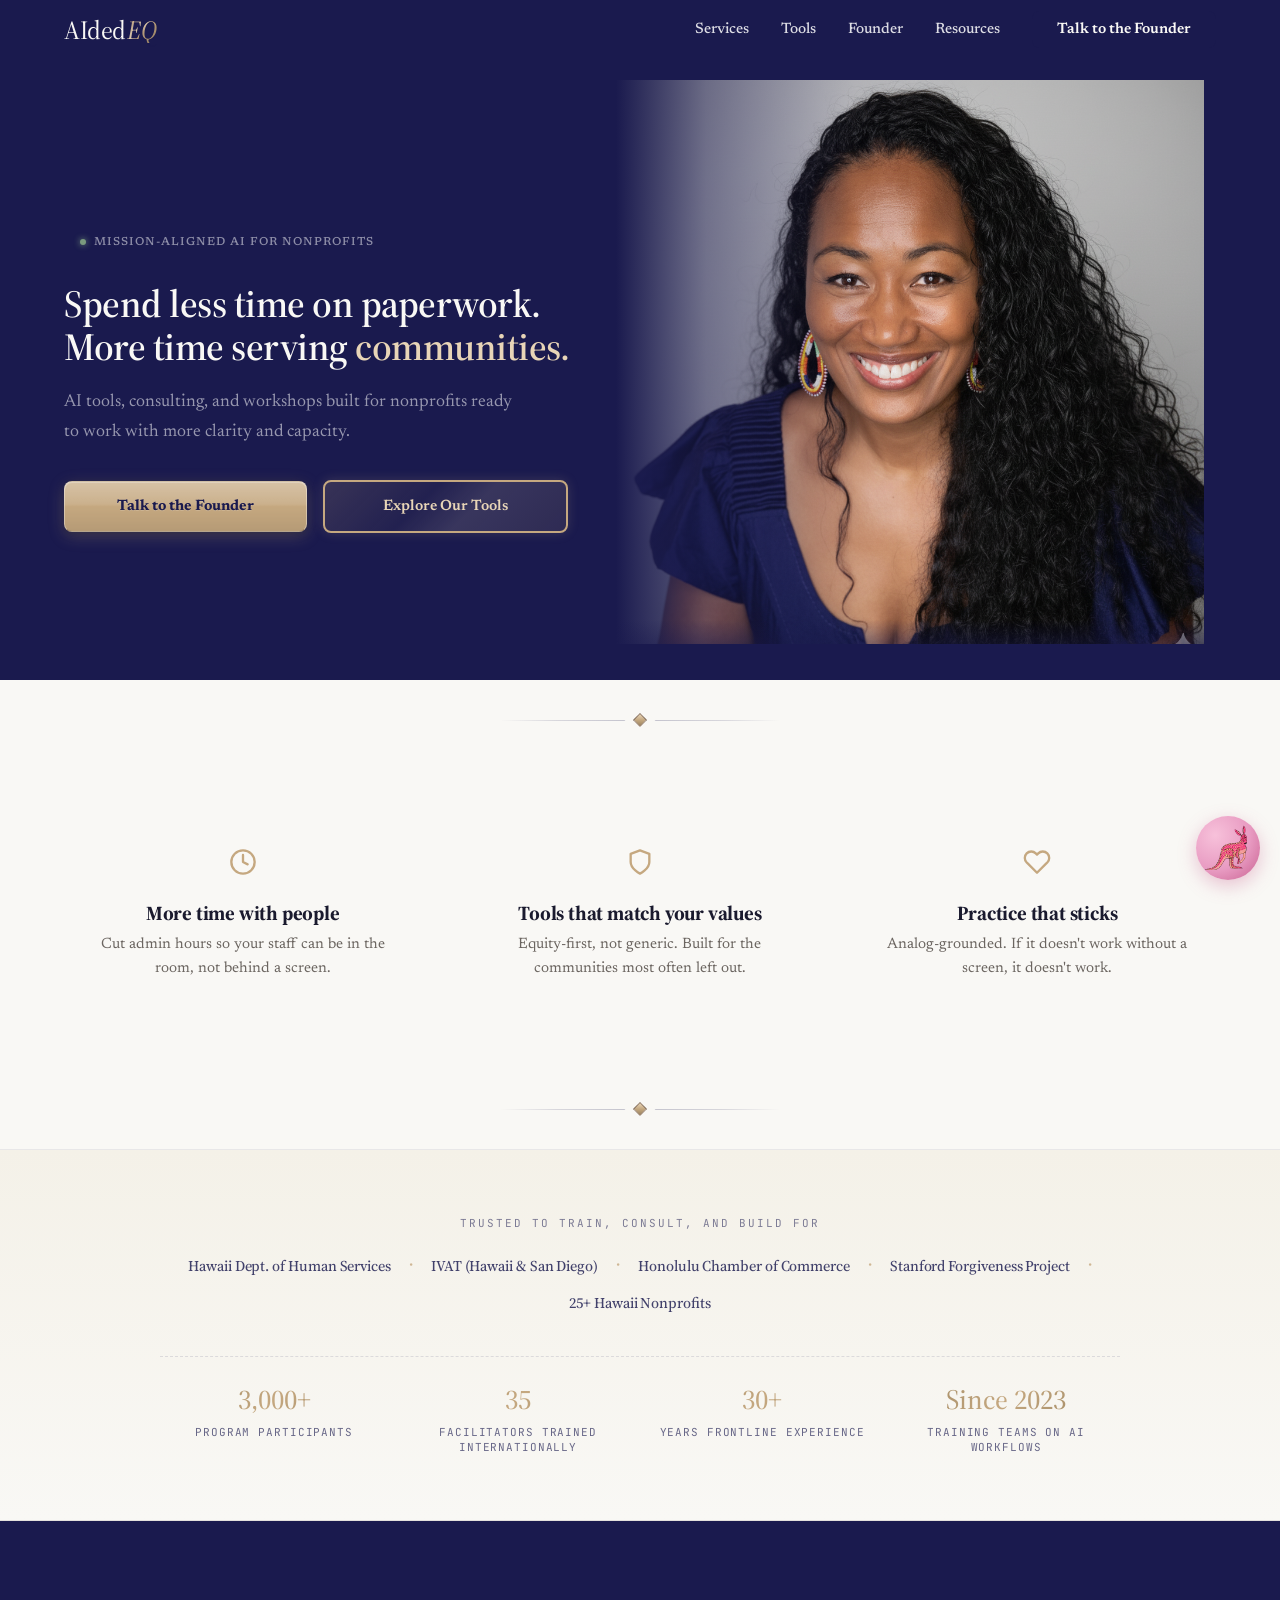
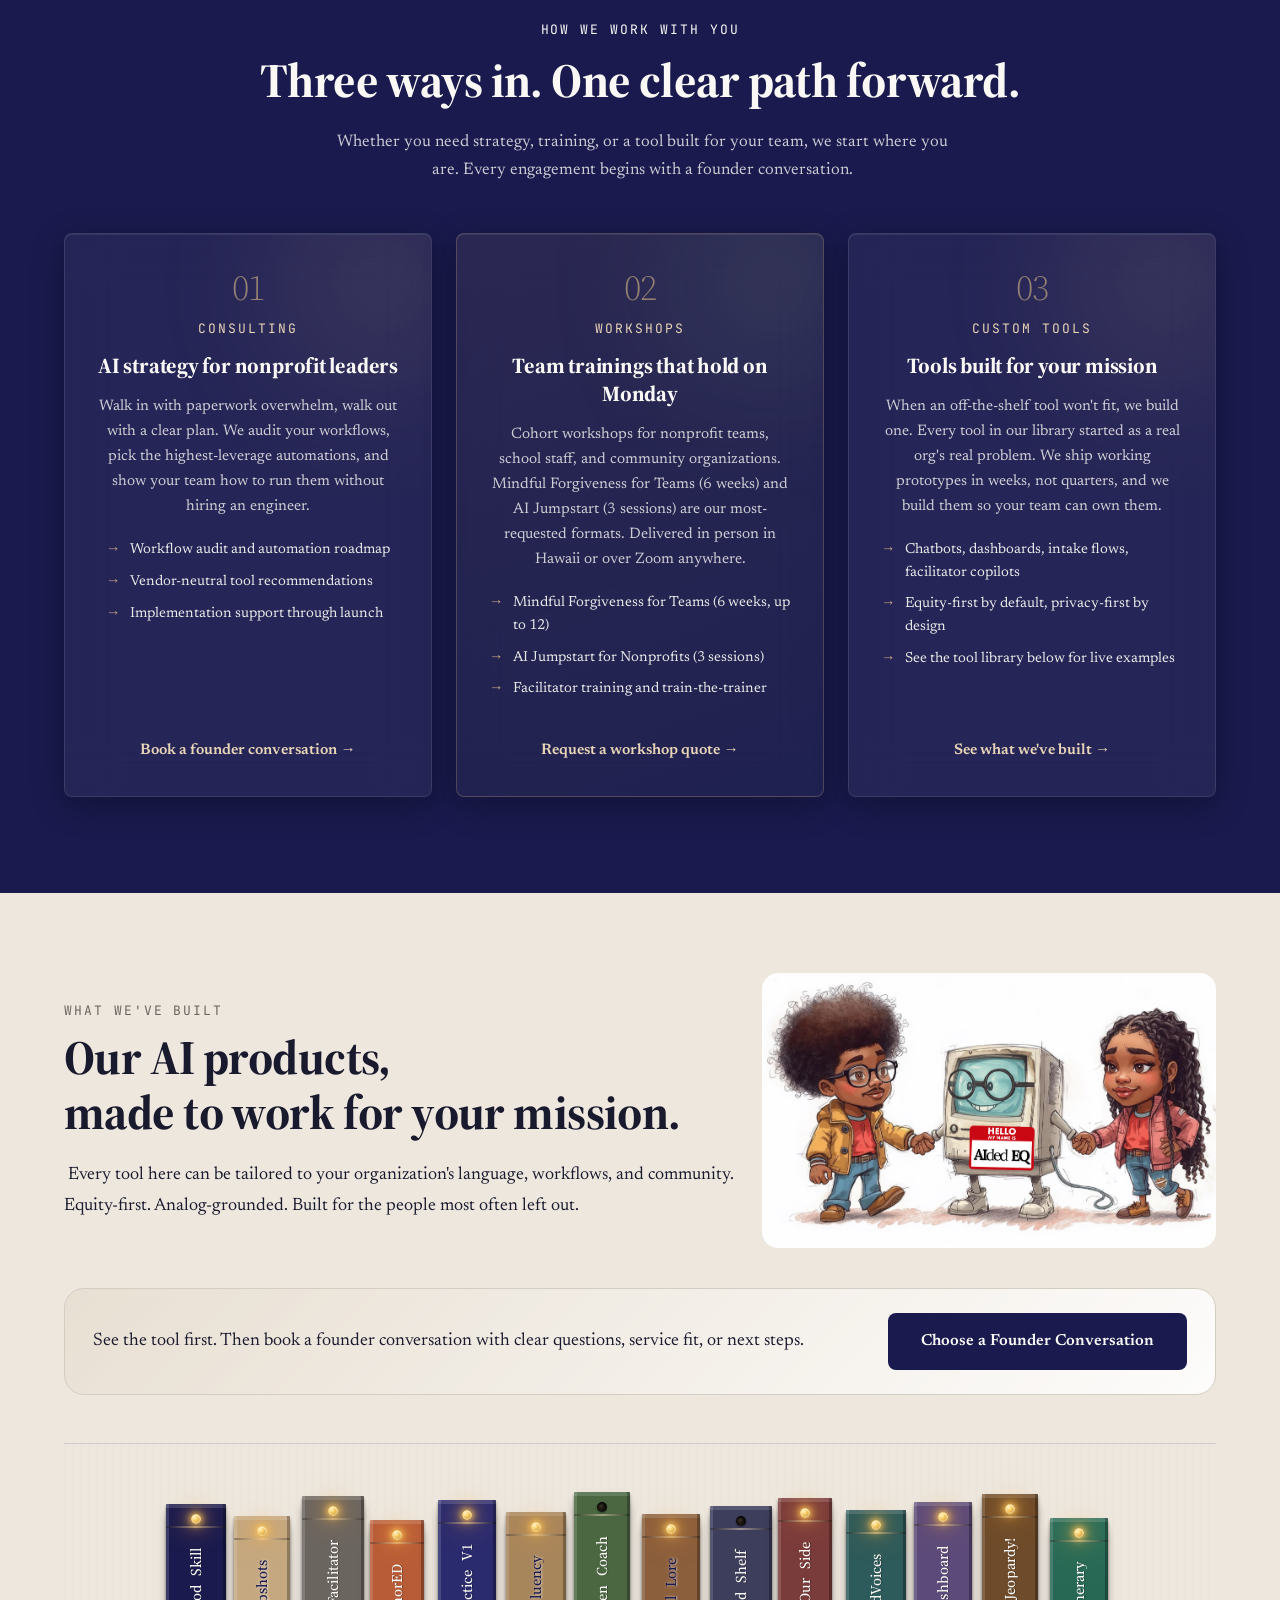
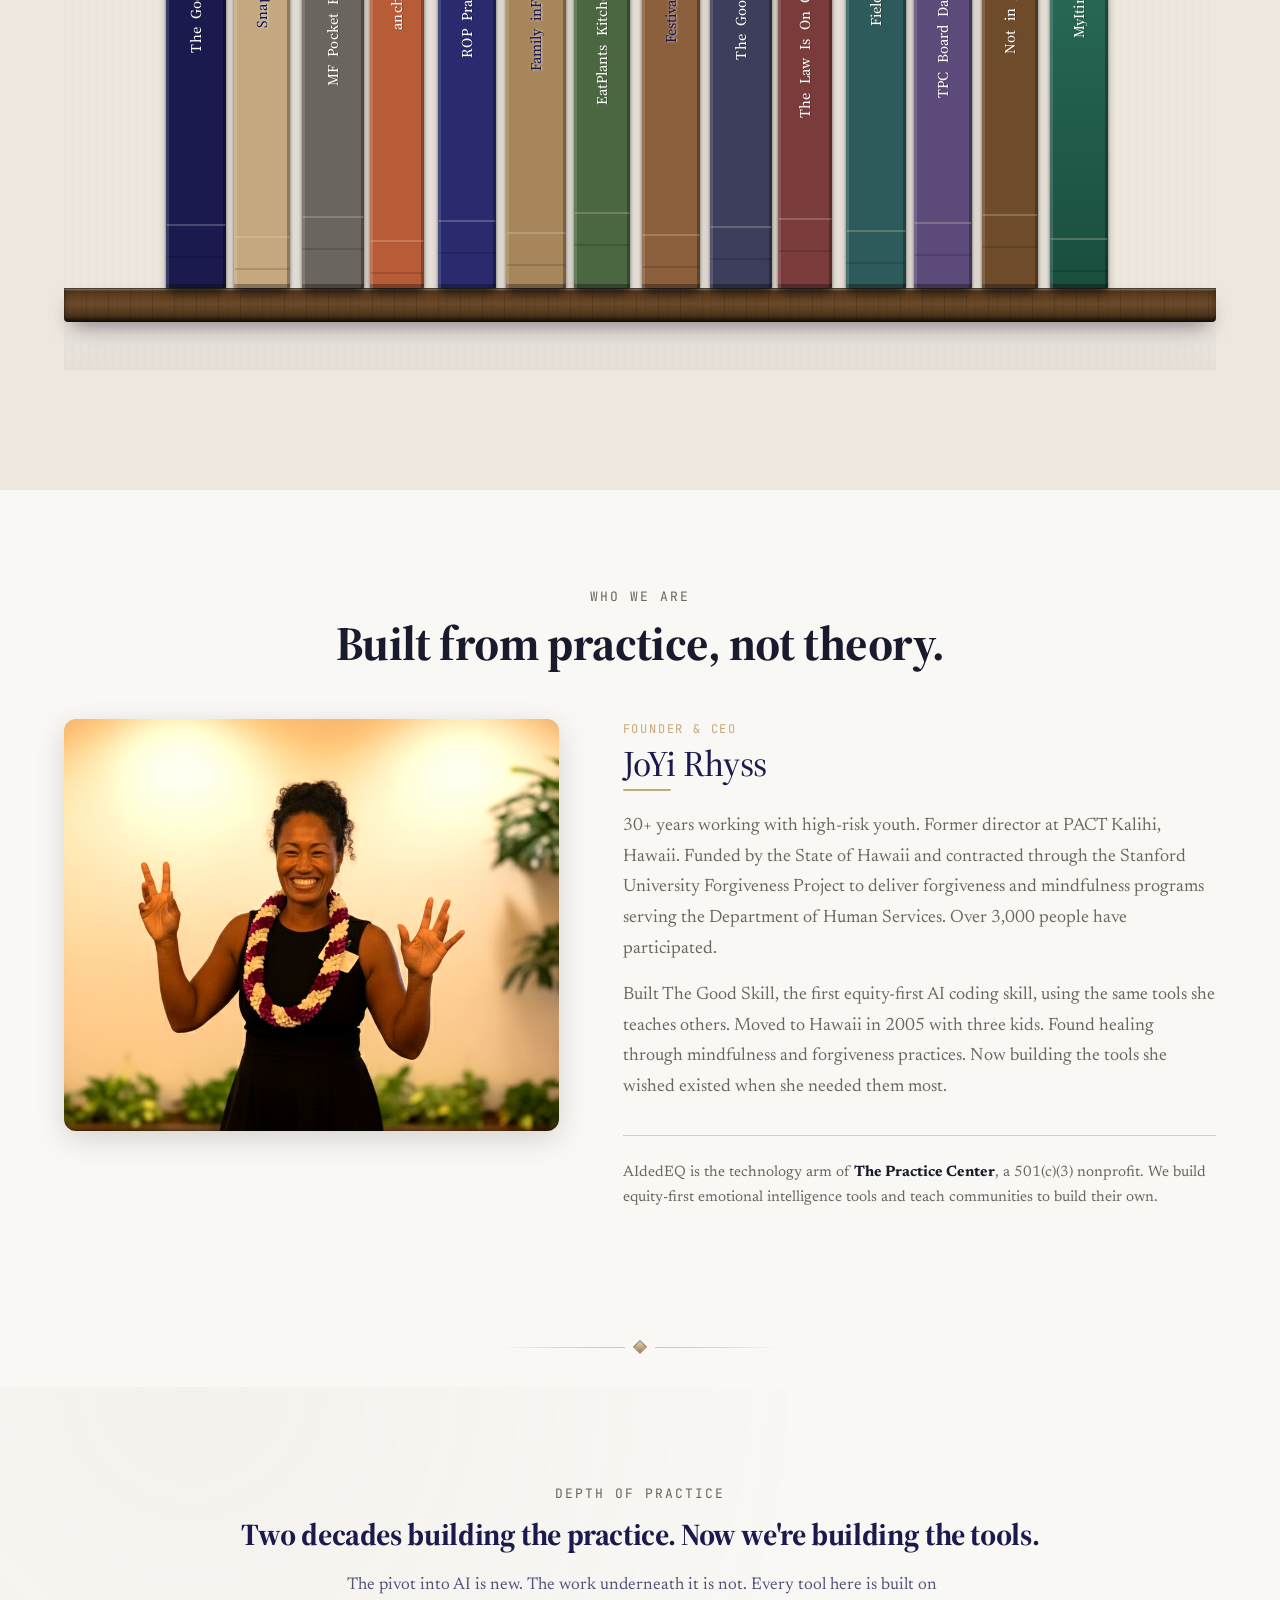
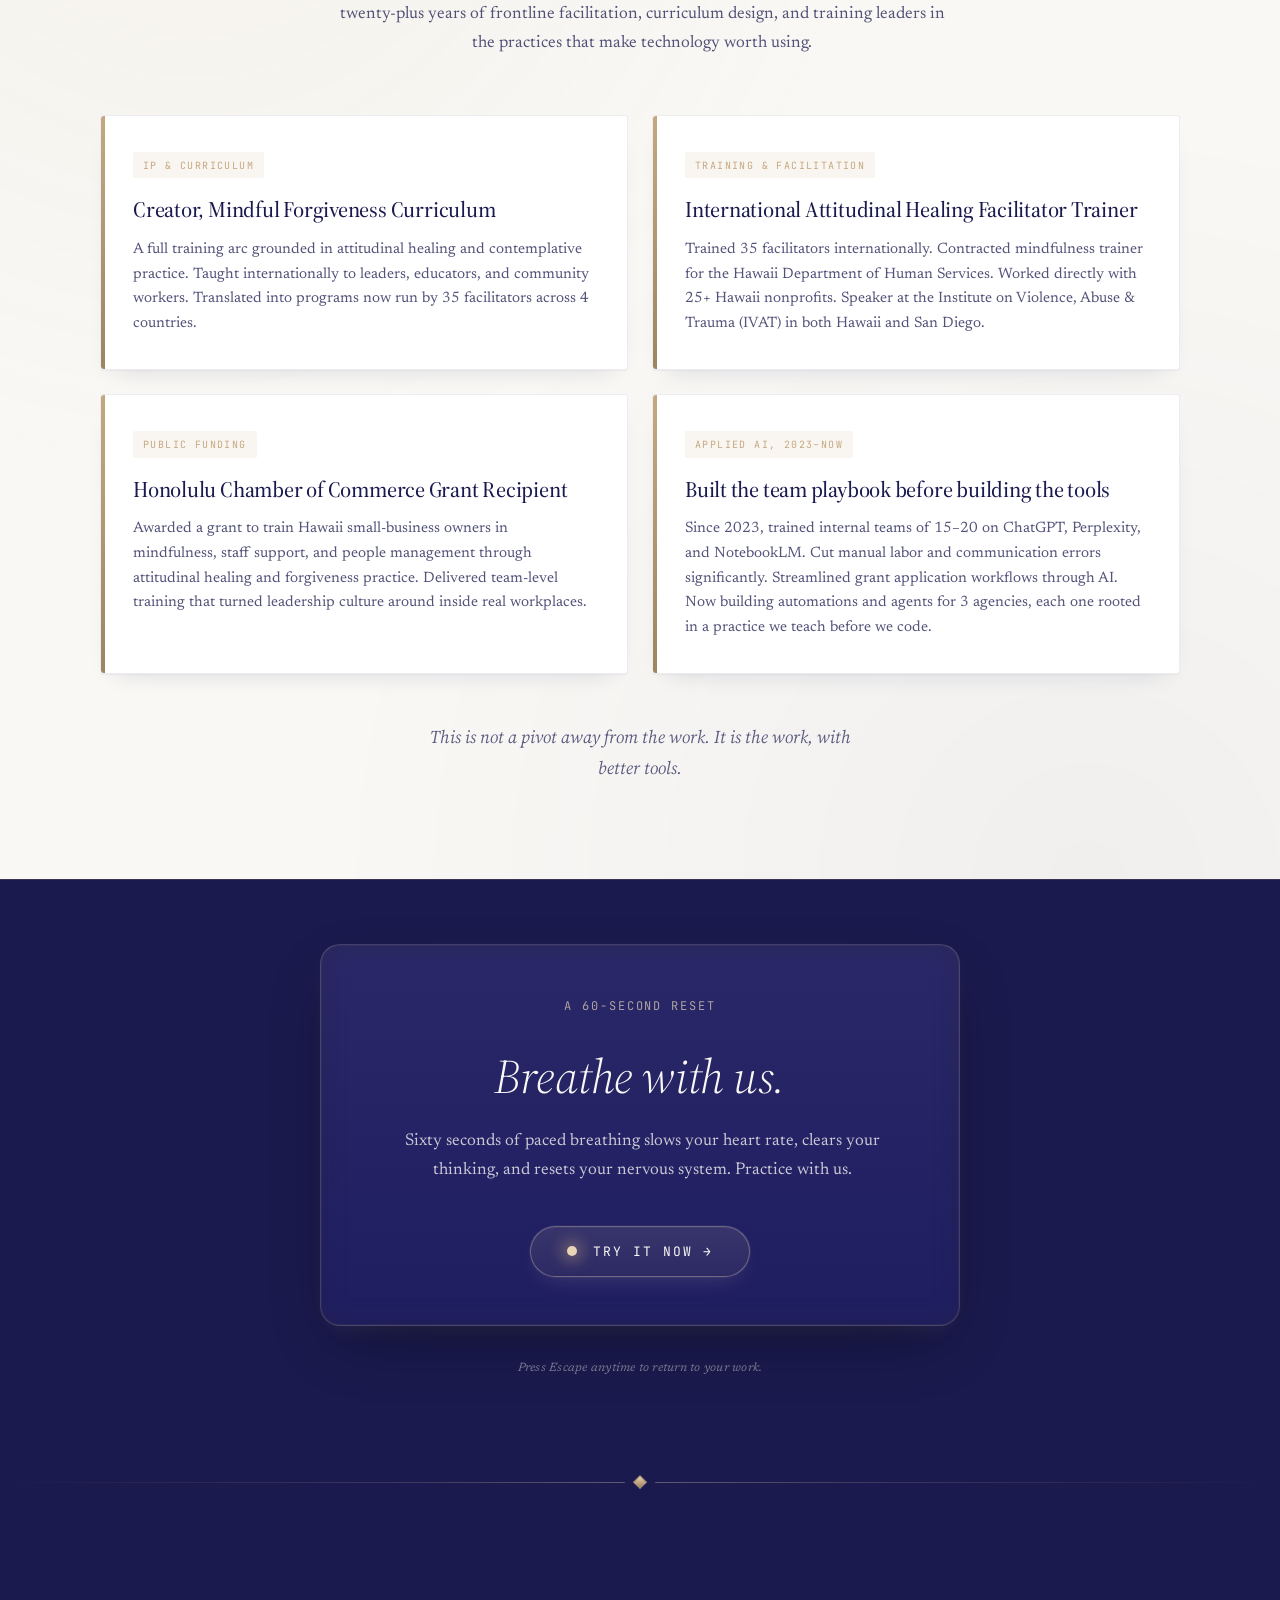
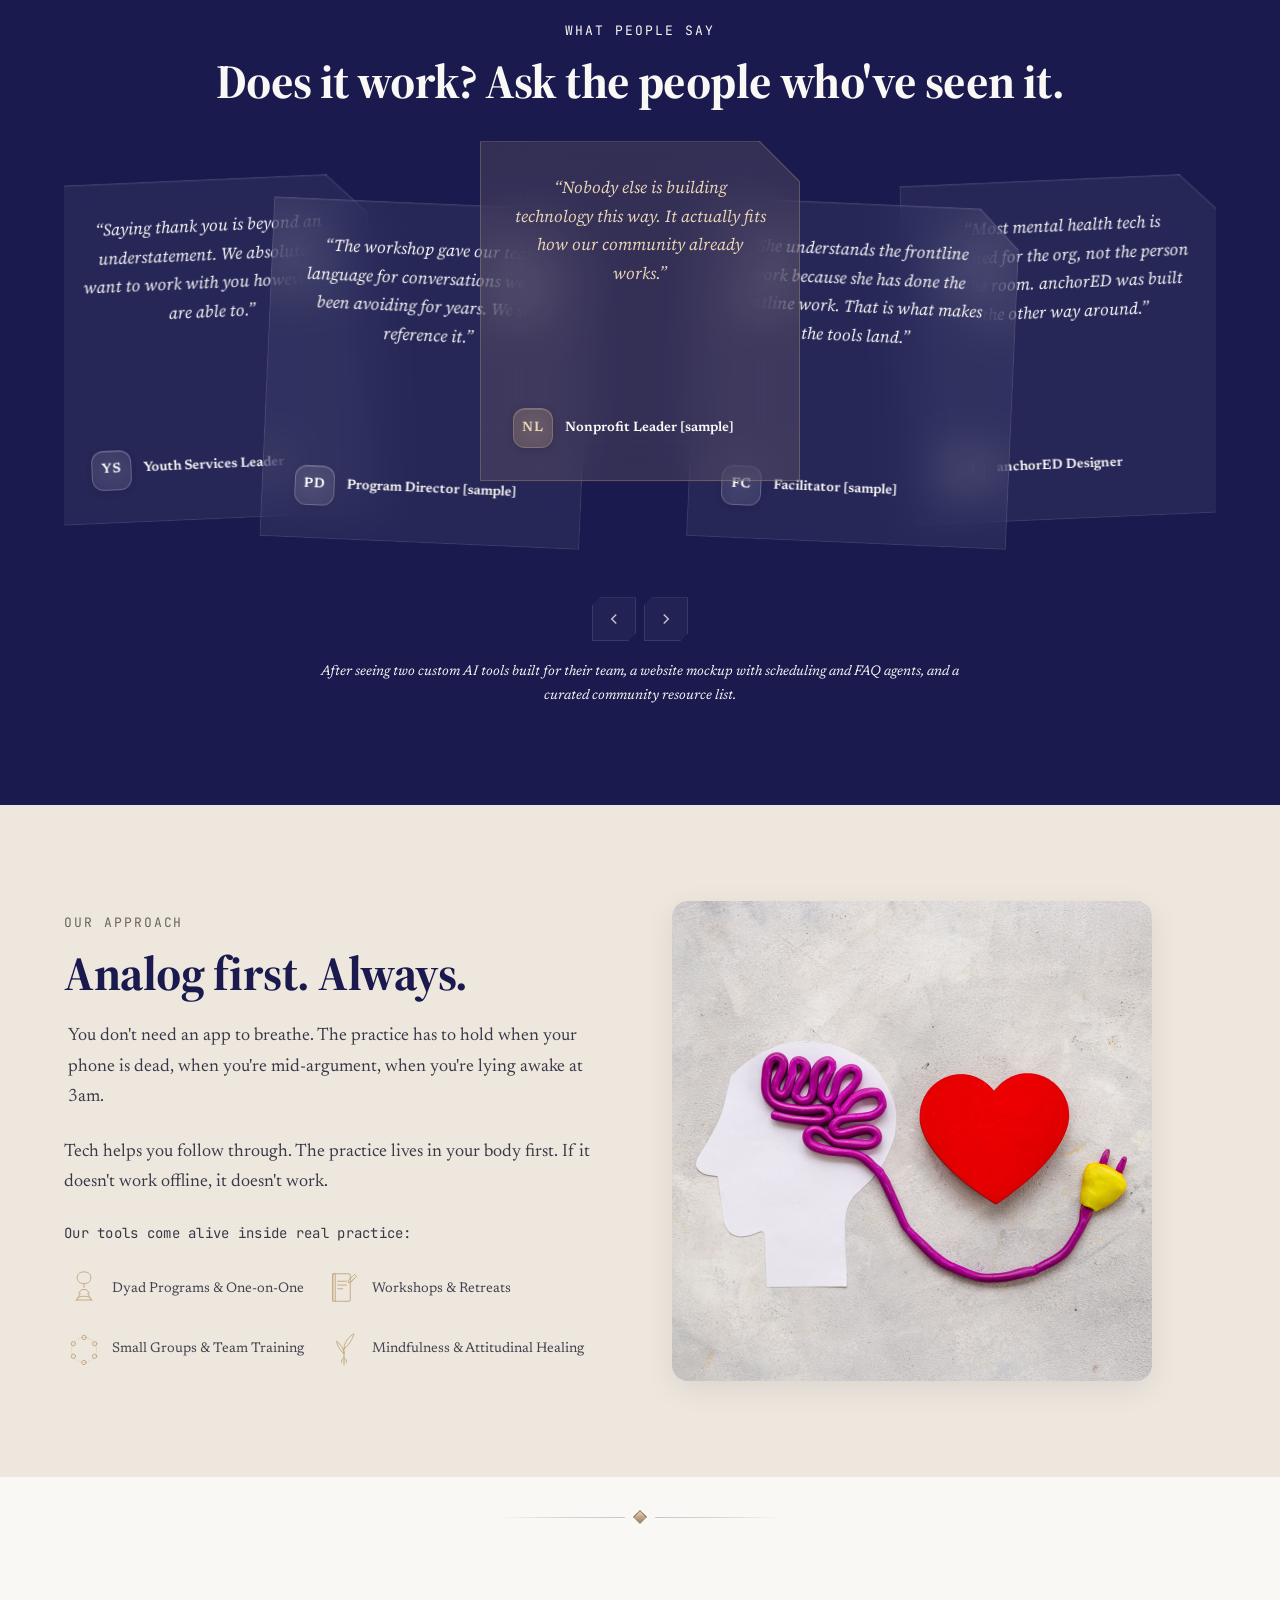
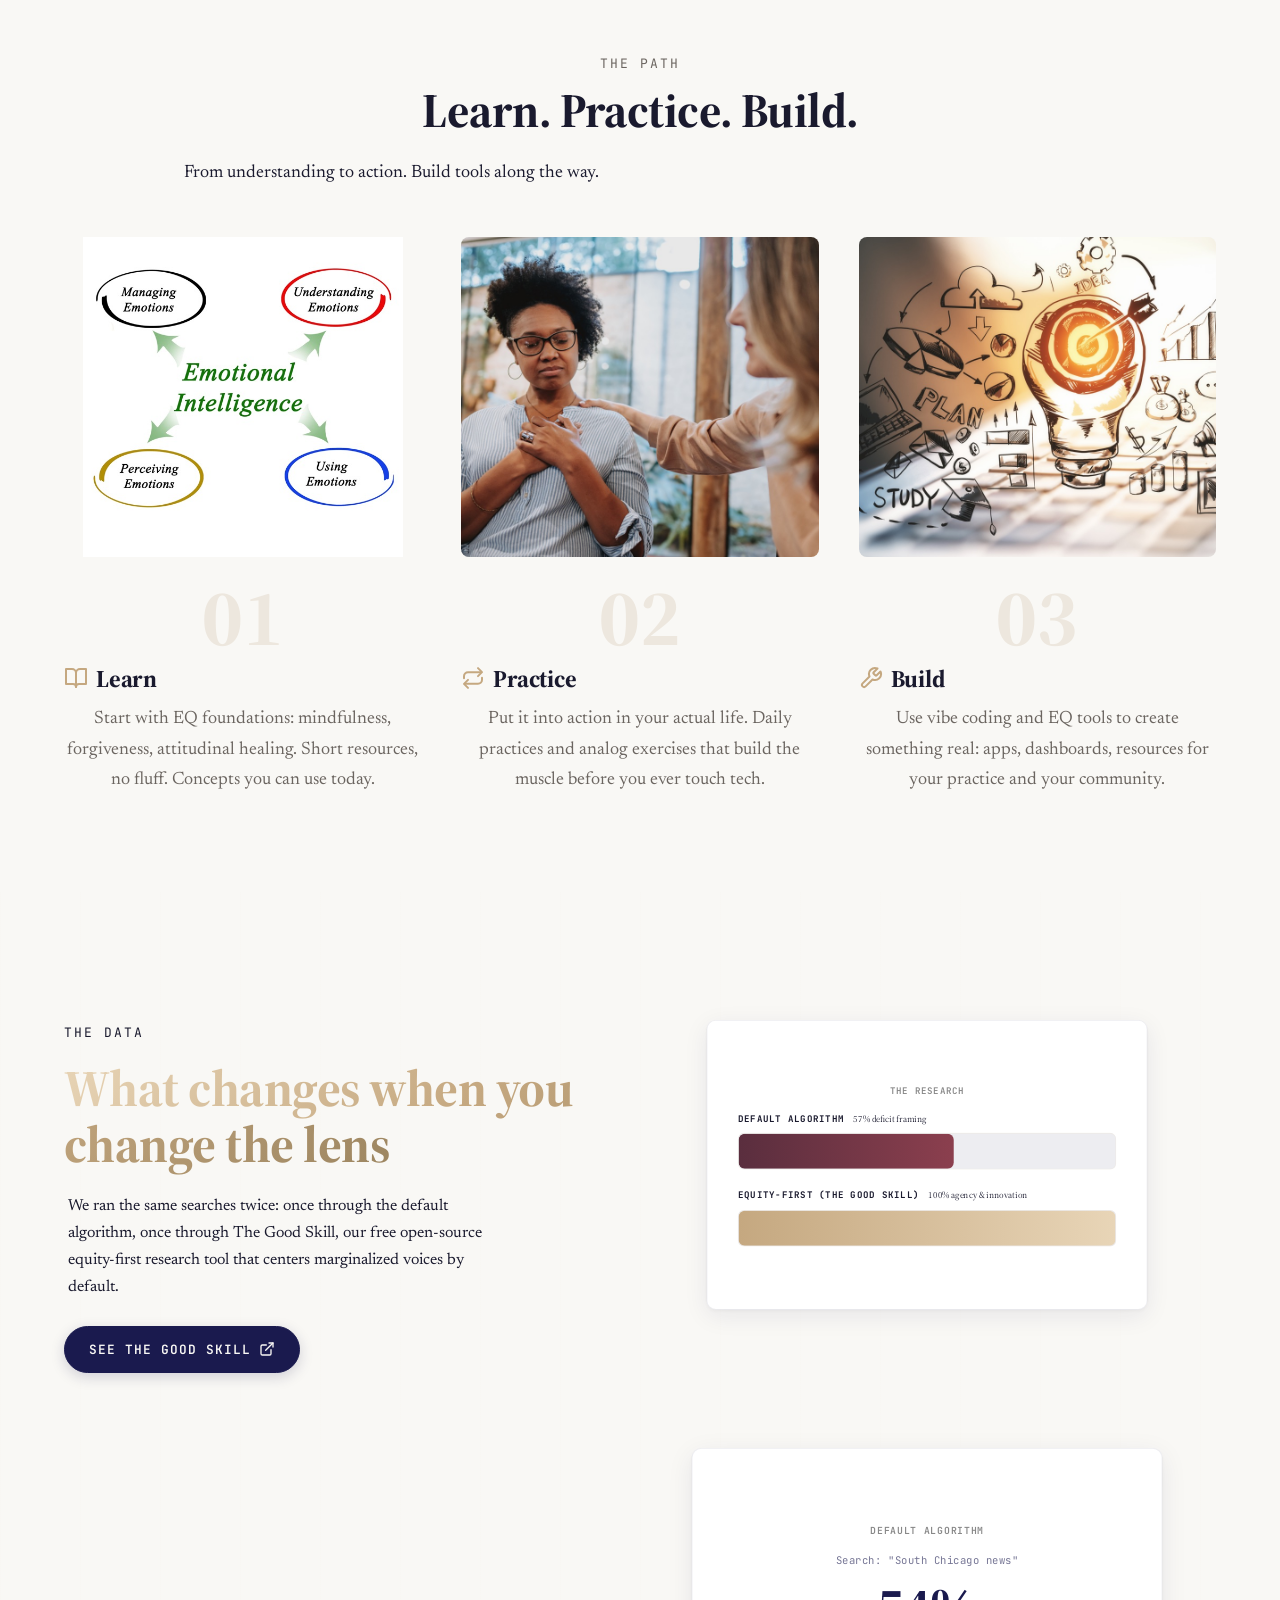
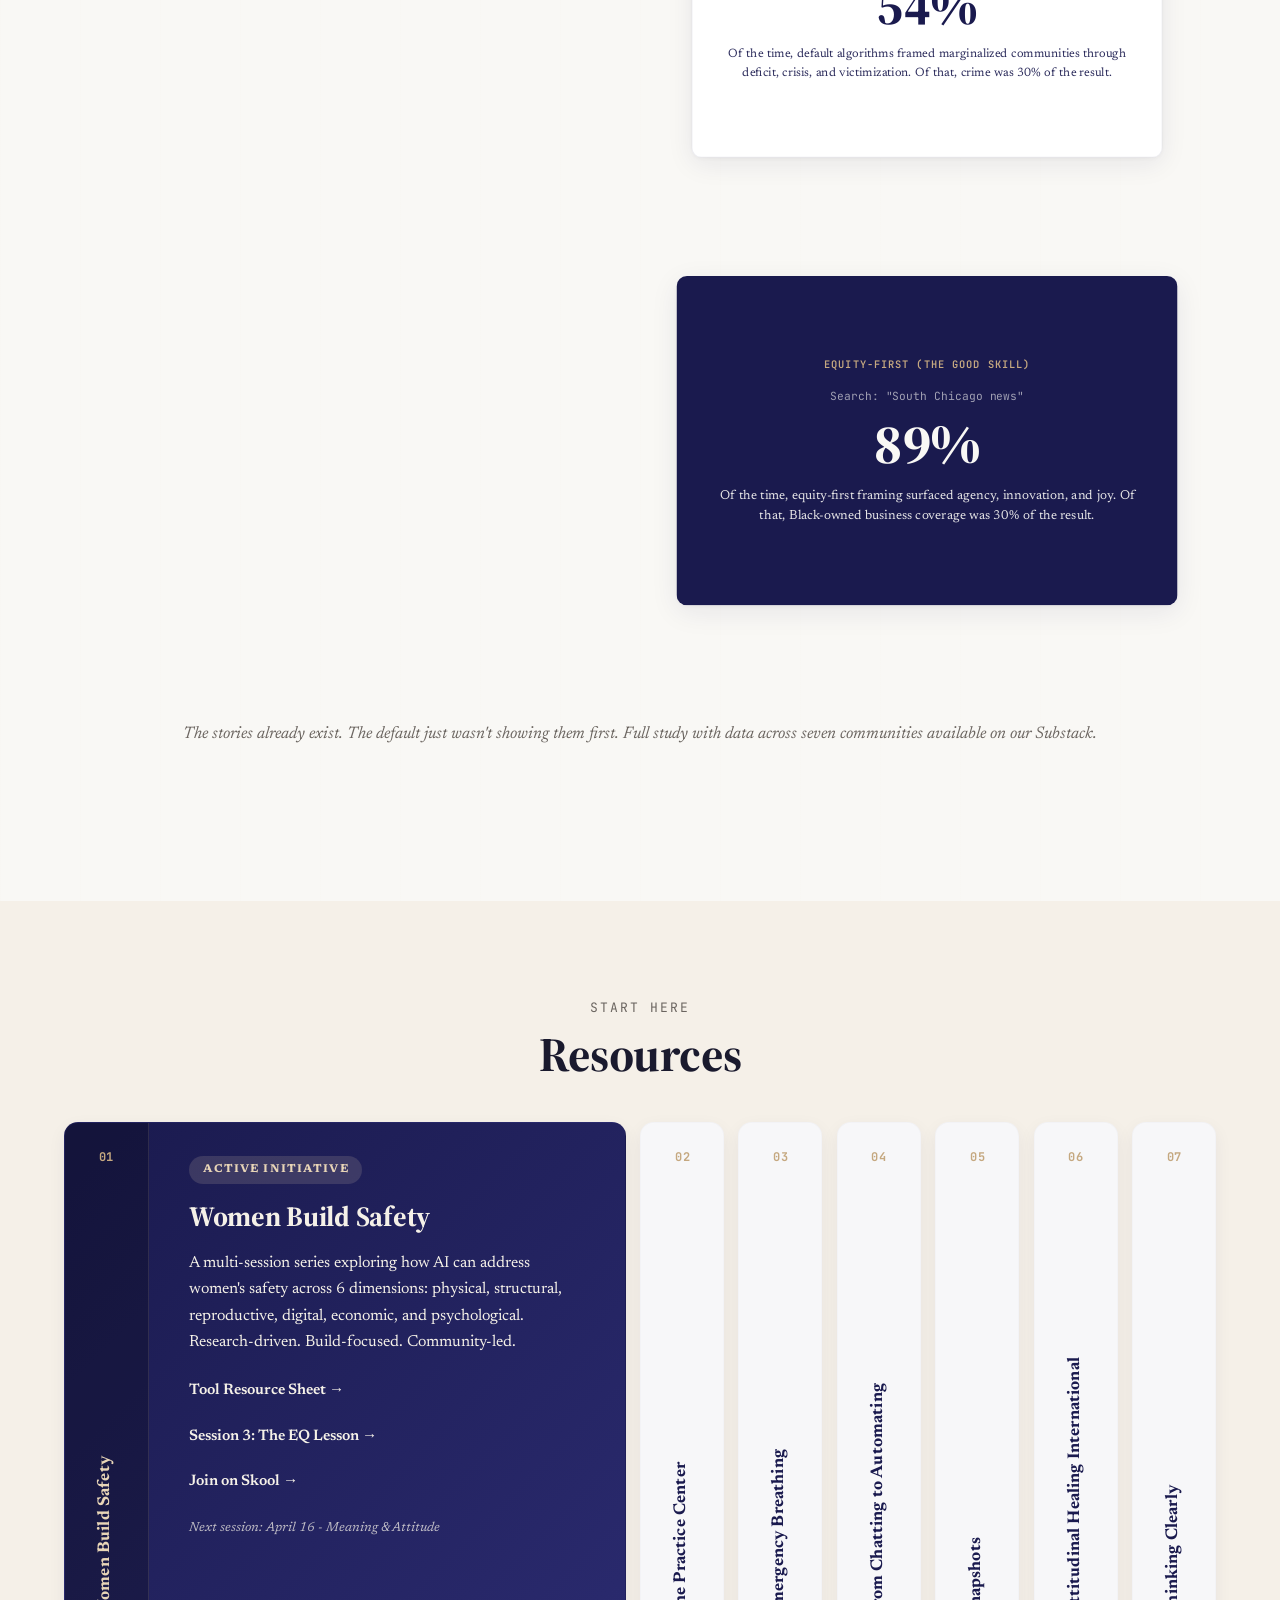
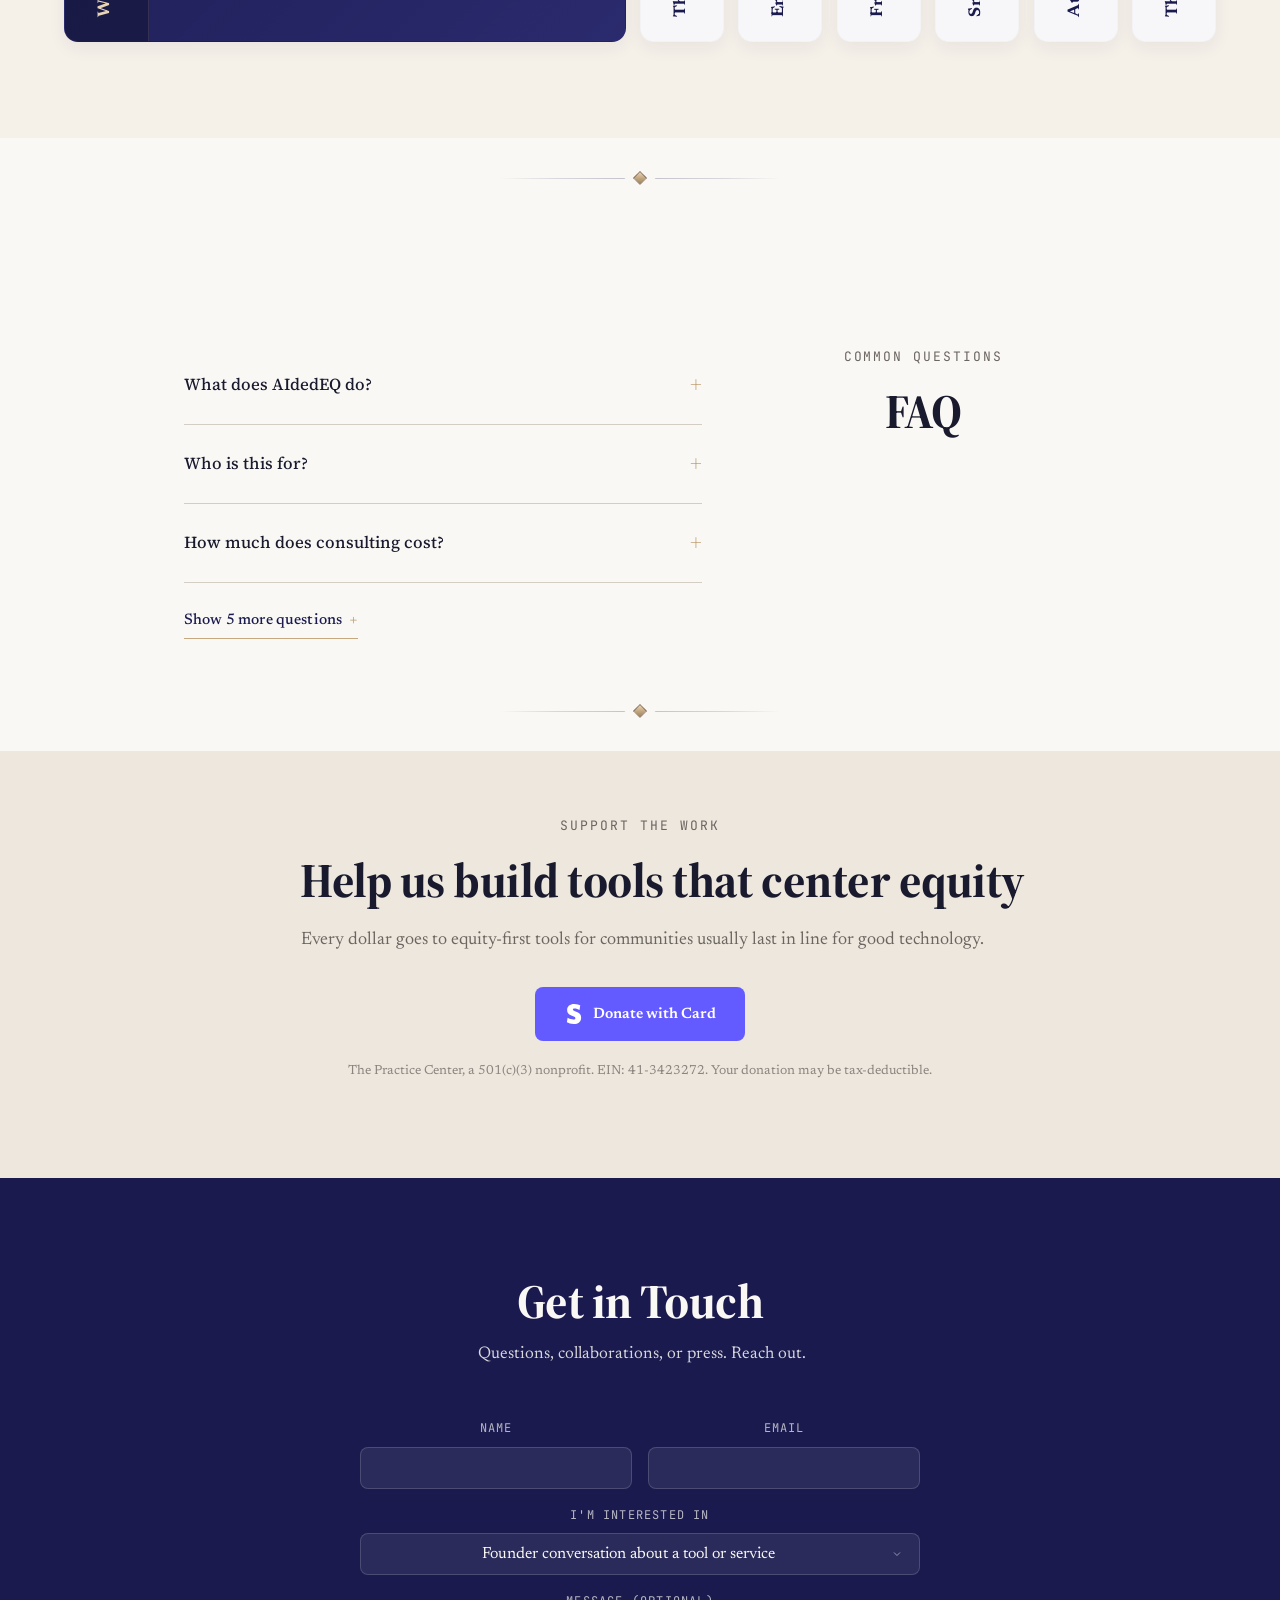
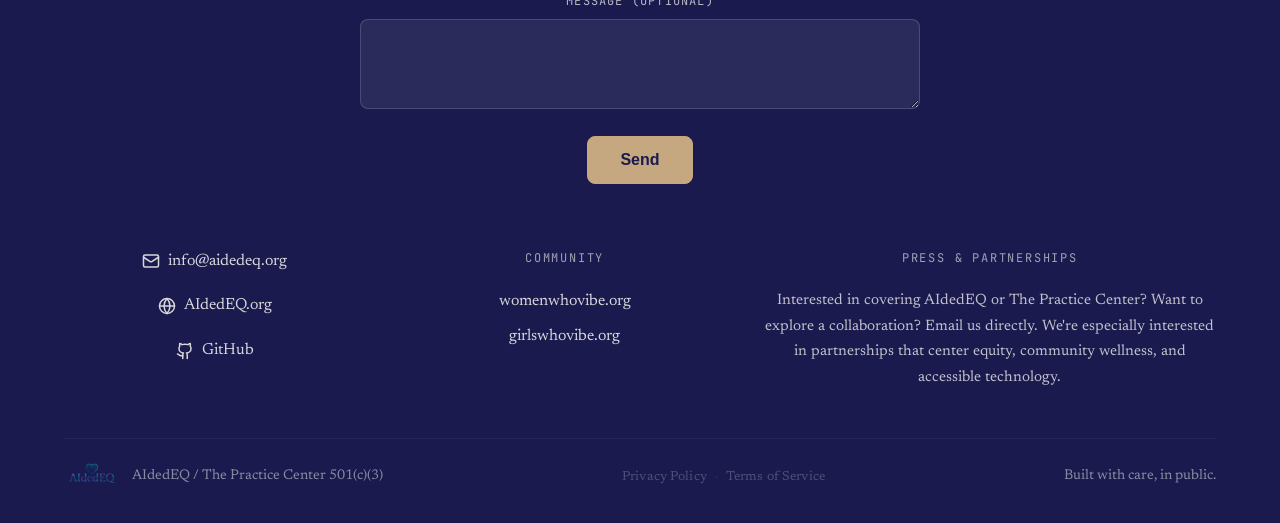
<file: index.html>
<!DOCTYPE html>
<html lang="en">
<head>
  <meta charset="UTF-8">
  <meta name="viewport" content="width=device-width, initial-scale=1.0">
  <title>AIdedEQ | AI Tools, Consulting &amp; Workshops for Nonprofits</title>
  <meta name="description" content="AIdedEQ builds equity-first AI tools, consulting, and workshops for nonprofits. Spend less time with paperwork and more time supporting your staff.">
  <meta name="author" content="JoYi Rhyss, AIdedEQ">
  <meta name="theme-color" content="#1a1a4e">
  <meta property="og:title" content="AIdedEQ | AI Tools, Consulting &amp; Workshops for Nonprofits">
  <meta property="og:description" content="Spend less time with paperwork and more time supporting your staff. AI tools, consulting, and workshops built for nonprofits ready to work with more clarity and capacity.">
  <meta property="og:type" content="website">
  <meta property="og:url" content="https://aidedeq.org/">
  <meta property="og:image" content="https://aidedeq.org/images/og-share.png">
  <meta property="og:image:width" content="1200">
  <meta property="og:image:height" content="630">
  <meta property="og:image:alt" content="AIdedEQ - AI tools, consulting, and workshops for nonprofits and community organizations">
  <meta property="og:site_name" content="AIdedEQ">
  <meta property="og:locale" content="en_US">
  <meta name="twitter:card" content="summary_large_image">
  <meta name="twitter:title" content="AIdedEQ | AI Tools for Nonprofits">
  <meta name="twitter:description" content="Spend less time with paperwork and more time supporting your staff. AI tools, consulting, and workshops for nonprofits and community organizations.">
  <meta name="twitter:image" content="https://aidedeq.org/images/og-share.png">
  <meta name="twitter:image:alt" content="AIdedEQ - Mission-aligned AI for nonprofits">
  <link rel="canonical" href="https://aidedeq.org/">
  <link rel="alternate" type="text/plain" href="/llms.txt" title="LLMs.txt">

  <!-- JSON-LD Structured Data for AEO / AI Agent Discovery -->
  <script type="application/ld+json">
  {
    "@context": "https://schema.org",
    "@graph": [
      {
        "@type": "Organization",
        "@id": "https://aidedeq.org/#organization",
        "name": "AIdedEQ",
        "url": "https://aidedeq.org",
        "logo": "https://aidedeq.org/images/logo-ae-light.png",
        "description": "Mission-aligned AI for nonprofits and community organizations. AIdedEQ builds practical AI tools, offers grounded consulting, and leads team workshops so leaders can spend less time with paperwork and more time supporting their staff.",
        "slogan": "Spend less time with paperwork and more time supporting your staff.",
        "founder": {
          "@type": "Person",
          "name": "JoYi Rhyss",
          "jobTitle": "Founder and CEO",
          "description": "30+ years working with high-risk youth. Former director at PACT Kalihi, Hawaii. Funded by the State of Hawaii. Contracted through the Stanford University Forgiveness Project. Over 3,000 program participants.",
          "sameAs": []
        },
        "foundingDate": "2026",
        "areaServed": "US",
        "email": "info@aidedeq.org",
        "contactPoint": {
          "@type": "ContactPoint",
          "contactType": "sales",
          "email": "info@aidedeq.org",
          "url": "https://aidedeq.org/book/",
          "availableLanguage": "English"
        },
        "sameAs": [
          "https://github.com/joyirhyss-tech"
        ],
        "parentOrganization": {
          "@type": ["Organization", "NGO"],
          "name": "The Practice Center",
          "description": "501(c)(3) nonprofit developing practice-based programs and tools for communities most often left out",
          "url": "https://thepracticecenter.org",
          "taxID": "501(c)(3)"
        },
        "knowsAbout": [
          "AI tools for nonprofits",
          "nonprofit technology consulting",
          "equity-first AI design",
          "mindful forgiveness",
          "youth development technology",
          "organizational alignment",
          "nonprofit AI automation",
          "community organizations",
          "nonprofit workshops",
          "Stanford University Forgiveness Project",
          "attitudinal healing"
        ]
      },
      {
        "@type": "WebSite",
        "@id": "https://aidedeq.org/#website",
        "url": "https://aidedeq.org",
        "name": "AIdedEQ",
        "publisher": { "@id": "https://aidedeq.org/#organization" },
        "inLanguage": "en-US"
      },
      {
        "@type": "FAQPage",
        "@id": "https://aidedeq.org/#faq",
        "mainEntity": [
          {
            "@type": "Question",
            "name": "What is AIdedEQ?",
            "acceptedAnswer": {
              "@type": "Answer",
              "text": "AIdedEQ is a company that builds AI-powered tools and provides consulting for nonprofits, schools, and mission-driven organizations. Founded by JoYi Rhyss with 30+ years of frontline youth work experience. Equity-first tools that help organizations reduce admin work so frontline staff can focus on the people they serve."
            }
          },
          {
            "@type": "Question",
            "name": "What AI tools does AIdedEQ offer for nonprofits?",
            "acceptedAnswer": {
              "@type": "Answer",
              "text": "AIdedEQ tools include The Good Skill (equity-first AI research), Snapshots (5-minute self-assessments), anchorED (AI co-pilot for youth workers), ROP Practice (rite-of-passage tool for young men), FieldVoices (feedback-to-action tool, shortlisted from 237 hackathon entries), Family inFluency (shared language learning), Not in Jeopardy! (team game builder), and more. All tools are equity-first and analog-grounded."
            }
          },
          {
            "@type": "Question",
            "name": "How much does nonprofit AI consulting cost?",
            "acceptedAnswer": {
              "@type": "Answer",
              "text": "AIdedEQ offers several consulting options: Nonprofit AI Jumpstart ($1,500 for 3 sessions including tech audit and building your first working tool), Custom Tool Build ($2,500-$5,000 including discovery, build, deployment, and 30 days support), and CEO AI Support ($500/month for weekly 1-hour sessions, month-to-month with no commitment)."
            }
          },
          {
            "@type": "Question",
            "name": "What is Mindful Forgiveness for Teams?",
            "acceptedAnswer": {
              "@type": "Answer",
              "text": "Mindful Forgiveness for Teams is a 6-week cohort workshop (12 hours total) for up to 12 participants at $2,000 per cohort. It is designed for nonprofit teams, school staff, and community organizations. A free 45-minute intro session is available for teams of 5 or more. CEU add-on available through NASW-Hawaii for $250 per cohort."
            }
          },
          {
            "@type": "Question",
            "name": "How can AI help nonprofits save time?",
            "acceptedAnswer": {
              "@type": "Answer",
              "text": "AI can cut nonprofit administrative work by 25-50%, freeing 10-20 hours per week per staff member. Grant reporting time drops 70-80%. Case note documentation drops 60-70%. Social workers currently spend 50%+ of their time on documentation and only 20% with the people they serve. AI-native nonprofits achieve 300-500% better cost-effectiveness ratios."
            }
          },
          {
            "@type": "Question",
            "name": "What makes AIdedEQ different from Salesforce or Blackbaud for nonprofits?",
            "acceptedAnswer": {
              "@type": "Answer",
              "text": "AIdedEQ is the only company combining values-based organizational work (mindfulness, forgiveness, attitudinal healing) with practical AI tools built specifically for nonprofits. Competitors like Salesforce and Blackbaud offer technology without culture work. AIdedEQ bridges both, built by someone with 30+ years of frontline experience, not a corporate tech background."
            }
          },
          {
            "@type": "Question",
            "name": "What is the Nonprofit AI Jumpstart?",
            "acceptedAnswer": {
              "@type": "Answer",
              "text": "The Nonprofit AI Jumpstart is a $1,500 package of 3 sessions completed over 2-4 weeks. Session 1 audits your current tech stack. Session 2 identifies what can be automated. Session 3 builds your first working tool. You walk away with something that works, not a report about what could work."
            }
          },
          {
            "@type": "Question",
            "name": "What is ROP Practice?",
            "acceptedAnswer": {
              "@type": "Answer",
              "text": "ROP Practice is a mobile-first rite-of-passage practice tool that helps boys and young men spot bad pressure on girls, say something real, get help, and hold their line. Organizational pilots are $1,500-$2,500 for a 4-week facilitated program including full tool access and 2 training sessions."
            }
          },
          {
            "@type": "Question",
            "name": "How do I book a call with AIdedEQ?",
            "acceptedAnswer": {
              "@type": "Answer",
              "text": "You can book a founder conversation at aidedeq.org/book/. Available times are Monday through Thursday at 1:00 PM, 2:30 PM, and 4:00 PM Central Time, and Friday at 1:00 PM and 2:30 PM Central Time. You can also email info@aidedeq.org or use the chat widget on the site."
            }
          }
        ]
      },
      {
        "@type": "Service",
        "name": "Mindful Forgiveness for Teams",
        "provider": {"@id": "https://aidedeq.org/#organization"},
        "description": "6-week cohort workshop (12 hours total) for nonprofit teams, school staff, and community organizations. Up to 12 participants per cohort.",
        "offers": {
          "@type": "Offer",
          "price": "2000",
          "priceCurrency": "USD",
          "description": "$2,000 per cohort. Free 45-minute intro for teams of 5+."
        }
      },
      {
        "@type": "Service",
        "name": "Nonprofit AI Jumpstart",
        "provider": {"@id": "https://aidedeq.org/#organization"},
        "description": "3-session consulting package: audit your tech stack, identify automations, and build your first working AI tool. Completed in 2-4 weeks.",
        "offers": {
          "@type": "Offer",
          "price": "1500",
          "priceCurrency": "USD"
        }
      },
      {
        "@type": "Service",
        "name": "Custom Tool Build",
        "provider": {"@id": "https://aidedeq.org/#organization"},
        "description": "Full discovery, build, deployment on Netlify, and 30 days of support for a custom AI tool tailored to your nonprofit's needs.",
        "offers": {
          "@type": "Offer",
          "lowPrice": "2500",
          "highPrice": "5000",
          "priceCurrency": "USD"
        }
      },
      {
        "@type": "Service",
        "name": "CEO AI Support",
        "provider": {"@id": "https://aidedeq.org/#organization"},
        "description": "Weekly 1-hour AI strategy session with the Director of AIdedEQ. Month-to-month, no commitment required.",
        "offers": {
          "@type": "Offer",
          "price": "500",
          "priceCurrency": "USD",
          "description": "$500/month, cancel anytime"
        }
      },
      {
        "@type": "Service",
        "name": "ROP Practice Pilots",
        "provider": {"@id": "https://aidedeq.org/#organization"},
        "description": "4-week facilitated pilot of the ROP Practice tool for youth-serving organizations. Includes full tool access, 2 training sessions, and feedback cycle.",
        "offers": {
          "@type": "Offer",
          "lowPrice": "1500",
          "highPrice": "2500",
          "priceCurrency": "USD"
        }
      },
      {
        "@type": "SoftwareApplication",
        "name": "The Good Skill",
        "applicationCategory": "ResearchApplication",
        "description": "Equity-first AI research tool that centers marginalized voices. Every search starts at the margins. Runs equity footprint checks and generates representation gap reports.",
        "offers": {"@type": "Offer", "price": "0", "priceCurrency": "USD"},
        "operatingSystem": "Web",
        "url": "https://github.com/joyirhyss-tech/TPC-AIded-EQ"
      },
      {
        "@type": "SoftwareApplication",
        "name": "anchorED",
        "applicationCategory": "EducationalApplication",
        "description": "AI co-pilot for youth workers. Session planning, crisis support, mindfulness tools, worker check-ins, and activities library.",
        "operatingSystem": "Web",
        "url": "https://anchoredpractice.org/"
      },
      {
        "@type": "SoftwareApplication",
        "name": "FieldVoices",
        "applicationCategory": "BusinessApplication",
        "description": "Turns team feedback into themes, themes into shared action, and action into trust. Shortlisted from 237 global hackathon submissions.",
        "operatingSystem": "Web",
        "url": "https://fieldvoices.netlify.app/"
      },
      {
        "@type": "SoftwareApplication",
        "name": "ROP Practice",
        "applicationCategory": "EducationalApplication",
        "description": "Rite-of-passage practice tool helping boys and young men spot harm, speak up, get help, and hold their line.",
        "operatingSystem": "Web",
        "url": "https://rop-practices-v1.netlify.app/"
      },
      {
        "@type": "SoftwareApplication",
        "name": "Not in Jeopardy!",
        "applicationCategory": "GameApplication",
        "description": "Custom Jeopardy-style game builder for team-building, onboarding, and training. Incorporate everything your organization is about.",
        "operatingSystem": "Web",
        "url": "https://not-in-jeopardy-production.up.railway.app/"
      }
    ]
  }
  </script>
  <link rel="preconnect" href="https://fonts.googleapis.com">
  <link rel="preconnect" href="https://fonts.gstatic.com" crossorigin>
  <link href="https://fonts.googleapis.com/css2?family=Newsreader:ital,opsz,wght@0,6..72,300..700;1,6..72,300..700&family=JetBrains+Mono:wght@400;500&family=Source+Serif+4:ital,opsz,wght@0,8..60,300..900;1,8..60,300..900&display=swap" rel="stylesheet" media="print" onload="this.media='all'">
  <link rel="stylesheet" href="css/styles.css?v=56">
  <link rel="icon" href="images/logo-ae-light.png" type="image/png">
</head>
<body>


  <a href="#main-content" class="skip-to-content">Skip to main content</a>

  <form name="contact" data-netlify="true" netlify-honeypot="bot-field" hidden>
    <input type="text" name="name">
    <input type="email" name="email">
    <input type="text" name="interest">
    <textarea name="message"></textarea>
    <input type="text" name="bot-field">
  </form>

  <form name="founder-conversation" data-netlify="true" netlify-honeypot="bot-field" hidden>
    <input type="text" name="tool_topic">
    <input type="text" name="selected_reason">
    <input type="text" name="selected_duration">
    <input type="text" name="selected_slot">
    <input type="text" name="selected_slot_start">
    <input type="text" name="selected_slot_end">
    <input type="text" name="subject_line">
    <input type="text" name="name">
    <input type="email" name="email">
    <input type="text" name="organization">
    <input type="text" name="role">
    <textarea name="message"></textarea>
    <input type="text" name="bot-field">
  </form>

  <!-- ===== NAVBAR ===== -->
  <header class="navbar" id="navbar">
    <div class="container">
      <a href="#hero" class="navbar-brand navbar-brand-text" aria-label="AIdedEQ home">
        <span class="brand-aided">AIded</span><span class="brand-eq">EQ</span>
      </a>
      <nav>
        <ul class="navbar-links">
          <li><a href="#how-we-work">Services</a></li>
          <li><a href="#tools">Tools</a></li>
          <li><a href="#about">Founder</a></li>
          <li><a href="#resources">Resources</a></li>
          <li><a href="/book/" class="btn-get-started">Talk to the Founder</a></li>
        </ul>
      </nav>
      <button class="hamburger" id="hamburger" aria-label="Toggle menu">
        <span></span>
        <span></span>
        <span></span>
      </button>
    </div>
  </header>

  <!-- Sticky floating CTA — appears after user scrolls past the hero -->
  <a href="/book/" class="sticky-cta" id="sticky-cta" aria-label="Talk to the Founder">
    Talk to the Founder
  </a>

  <!-- Mobile Nav Overlay -->
  <div class="mobile-nav" id="mobile-nav">
    <a href="#how-we-work" class="mobile-nav-link">Services</a>
    <a href="#tools" class="mobile-nav-link">Tools</a>
    <a href="#about" class="mobile-nav-link">Founder</a>
    <a href="#resources" class="mobile-nav-link">Resources</a>
    <a href="/book/" class="btn-primary">Talk to the Founder</a>
  </div>

  <main id="main-content">

    <section id="hero">
      <div class="container">
        <div class="hero-grid">
          <div class="hero-content fade-in">
            <div class="hero-badge">
              <span class="dot"></span>
              Mission-aligned AI for nonprofits
            </div>
            <h1 style="font-size:2.4rem;">
              <span style="display:block;">Spend less time on paperwork.</span>
              <span style="display:block;white-space:nowrap;">More time serving <span class="text-cycle-wrap" id="textCycle"></span></span>
            </h1>
            <p>AI tools, consulting, and workshops built for nonprofits ready to work with more clarity and capacity.</p>
            <div class="hero-buttons">
              <a href="/book/" class="btn-primary btn-glossy">Talk to the Founder</a>
              <a href="#tools" class="btn-outline btn-gold">Explore Our Tools</a>
            </div>
            <p class="hero-proof">
              <span class="hero-proof-dot" aria-hidden="true"></span>
              Trusted by Hawaii DHS, 25+ nonprofits, and IVAT &middot; Creator of the Mindful Forgiveness Curriculum &middot; 35 facilitators trained across 4 countries
            </p>
          </div>
          <div class="hero-image fade-in">
            <div class="hero-image-frame">
              <img src="images/founder.png" alt="JoYi Rhyss, Founder of AIdedEQ" class="hero-founder-photo">
            </div>
          </div>
        </div>
      </div>
    </section>

    <hr class="section-divider">

<section id="value-stack" class="value-stack">
      <div class="container">
        <div class="value-stack-grid fade-in">
          <div class="value-stack-item">
            <div class="value-stack-icon">
              <svg xmlns="http://www.w3.org/2000/svg" width="28" height="28" viewBox="0 0 24 24" fill="none" stroke="currentColor" stroke-width="2" stroke-linecap="round" stroke-linejoin="round"><circle cx="12" cy="12" r="10"/><polyline points="12 6 12 12 16 14"/></svg>
            </div>
            <h3>More time with people</h3>
            <p>Cut admin hours so your staff can be in the room, not behind a screen.</p>
          </div>
          <div class="value-stack-item">
            <div class="value-stack-icon">
              <svg xmlns="http://www.w3.org/2000/svg" width="28" height="28" viewBox="0 0 24 24" fill="none" stroke="currentColor" stroke-width="2" stroke-linecap="round" stroke-linejoin="round"><path d="M12 22s8-4 8-10V5l-8-3-8 3v7c0 6 8 10 8 10z"/></svg>
            </div>
            <h3>Tools that match your values</h3>
            <p>Equity-first, not generic. Built for the communities most often left out.</p>
          </div>
          <div class="value-stack-item">
            <div class="value-stack-icon">
              <svg xmlns="http://www.w3.org/2000/svg" width="28" height="28" viewBox="0 0 24 24" fill="none" stroke="currentColor" stroke-width="2" stroke-linecap="round" stroke-linejoin="round"><path d="M20.84 4.61a5.5 5.5 0 0 0-7.78 0L12 5.67l-1.06-1.06a5.5 5.5 0 0 0-7.78 7.78l1.06 1.06L12 21.23l7.78-7.78 1.06-1.06a5.5 5.5 0 0 0 0-7.78z"/></svg>
            </div>
            <h3>Practice that sticks</h3>
            <p>Analog-grounded. If it doesn't work without a screen, it doesn't work.</p>
          </div>
        </div>
      </div>
    </section>

    <hr class="section-divider">

<section id="credentials" class="credentials-bar">
      <div class="container">
        <span class="credentials-eyebrow">Trusted to train, consult, and build for</span>
        <div class="credentials-logos fade-in">
          <span class="credentials-logo">Hawaii Dept. of Human Services</span>
          <span class="credentials-logo-sep">&bull;</span>
          <span class="credentials-logo">IVAT (Hawaii &amp; San Diego)</span>
          <span class="credentials-logo-sep">&bull;</span>
          <span class="credentials-logo">Honolulu Chamber of Commerce</span>
          <span class="credentials-logo-sep">&bull;</span>
          <span class="credentials-logo">Stanford Forgiveness Project</span>
          <span class="credentials-logo-sep">&bull;</span>
          <span class="credentials-logo">25+ Hawaii Nonprofits</span>
        </div>
        <div class="credentials-grid fade-in">
          <div class="credential">
            <span class="credential-number">3,000+</span>
            <span class="credential-label">Program Participants</span>
          </div>
          <div class="credential">
            <span class="credential-number">35</span>
            <span class="credential-label">Facilitators Trained Internationally</span>
          </div>
          <div class="credential">
            <span class="credential-number">30+</span>
            <span class="credential-label">Years Frontline Experience</span>
          </div>
          <div class="credential">
            <span class="credential-number">Since 2023</span>
            <span class="credential-label">Training Teams on AI Workflows</span>
          </div>
        </div>
      </div>
    </section>

    <hr class="section-divider">

<section id="how-we-work" class="section-padding services-section">
      <div class="container">
        <span class="section-label">How We Work With You</span>
        <h2 class="fade-in">Three ways in. One clear path forward.</h2>
        <p class="services-intro fade-in">Whether you need strategy, training, or a tool built for your team, we start where you are. Every engagement begins with a founder conversation.</p>
        <div class="services-grid">
          <div class="service-card fade-in">
            <div class="service-card-number">01</div>
            <span class="section-label service-card-eyebrow">Consulting</span>
            <h3>AI strategy for nonprofit leaders</h3>
            <p>Walk in with paperwork overwhelm, walk out with a clear plan. We audit your workflows, pick the highest-leverage automations, and show your team how to run them without hiring an engineer.</p>
            <ul class="service-card-list">
              <li>Workflow audit and automation roadmap</li>
              <li>Vendor-neutral tool recommendations</li>
              <li>Implementation support through launch</li>
            </ul>
            <a href="/book/" class="service-card-cta">Book a founder conversation &rarr;</a>
          </div>
          <div class="service-card service-card--featured fade-in">
            <div class="service-card-number">02</div>
            <span class="section-label service-card-eyebrow">Workshops</span>
            <h3>Team trainings that hold on Monday</h3>
            <p>Cohort workshops for nonprofit teams, school staff, and community organizations. Mindful Forgiveness for Teams (6 weeks) and AI Jumpstart (3 sessions) are our most-requested formats. Delivered in person in Hawaii or over Zoom anywhere.</p>
            <ul class="service-card-list">
              <li>Mindful Forgiveness for Teams (6 weeks, up to 12)</li>
              <li>AI Jumpstart for Nonprofits (3 sessions)</li>
              <li>Facilitator training and train-the-trainer</li>
            </ul>
            <a href="/book/" class="service-card-cta">Request a workshop quote &rarr;</a>
          </div>
          <div class="service-card fade-in">
            <div class="service-card-number">03</div>
            <span class="section-label service-card-eyebrow">Custom Tools</span>
            <h3>Tools built for your mission</h3>
            <p>When an off-the-shelf tool won't fit, we build one. Every tool in our library started as a real org's real problem. We ship working prototypes in weeks, not quarters, and we build them so your team can own them.</p>
            <ul class="service-card-list">
              <li>Chatbots, dashboards, intake flows, facilitator copilots</li>
              <li>Equity-first by default, privacy-first by design</li>
              <li>See the tool library below for live examples</li>
            </ul>
            <a href="#tools" class="service-card-cta">See what we've built &rarr;</a>
          </div>
        </div>
      </div>
    </section>

    <hr class="section-divider">

<section id="tools" class="section-padding">
      <div class="container">
        <div class="tools-intro-grid fade-in">
          <div class="tools-intro-text">
            <span class="section-label">What We've Built</span>
            <h2>Our AI products,<br><span style="white-space:nowrap;">made to work for your mission.</span></h2>
            <p style="white-space:nowrap;">Every tool here can be tailored to your organization's language, workflows, and community.</p>
            <p>Equity-first. Analog-grounded. Built for the people most often left out.</p>
          </div>
          <div class="tools-intro-image">
            <img src="images/hero-bc-front.png" alt="AIded EQ illustration showing diverse people connecting through technology" loading="lazy">
          </div>
        </div>
        <div class="tool-library-cta fade-in">
          <p style="white-space:nowrap;">See the tool first. Then book a founder conversation with clear questions, service fit, or next steps.</p>
          <a href="/book/" class="btn-primary">Choose a Founder Conversation</a>
        </div>
        <div class="bookshelf fade-in" role="list" aria-label="Our tools displayed as books on a shelf">
          <div class="bookshelf-books">
            <!-- 1. The Good Skill -->
            <div class="book" data-book="0" role="listitem">
              <button class="book-spine" aria-expanded="false" aria-controls="book-detail-0">
                <span class="book-spine-dot book-spine-dot--live"></span>
                <span class="book-spine-title">The Good Skill</span>
                <span class="book-spine-band"></span>
              </button>
              <div class="book-detail" id="book-detail-0" aria-hidden="true">
                <div class="book-detail-inner">
                  <button class="book-detail-close" aria-label="Close">&times;</button>
                  <div class="book-detail-header">
                    <h3>The Good Skill</h3>
                    <span class="badge badge-live">Live</span>
                  </div>
                  <p>An equity-first research tool for AI coding assistants. Every search starts at the margins as its default. Centers marginalized voices, runs equity footprint checks, and generates representation gap reports. Free and open source.</p>
                  <a href="https://github.com/joyirhyss-tech/TPC-AIded-EQ" target="_blank" rel="noopener noreferrer" class="tool-card-link">GitHub <svg xmlns="http://www.w3.org/2000/svg" width="16" height="16" viewBox="0 0 24 24" fill="none" stroke="currentColor" stroke-width="2" stroke-linecap="round" stroke-linejoin="round"><path d="M18 13v6a2 2 0 0 1-2 2H5a2 2 0 0 1-2-2V8a2 2 0 0 1 2-2h6"/><polyline points="15 3 21 3 21 9"/><line x1="10" y1="14" x2="21" y2="3"/></svg></a>
                </div>
              </div>
            </div>
            <!-- 2. Snapshots -->
            <div class="book" data-book="1" role="listitem">
              <button class="book-spine" aria-expanded="false" aria-controls="book-detail-1">
                <span class="book-spine-dot book-spine-dot--live"></span>
                <span class="book-spine-title">Snapshots</span>
                <span class="book-spine-band"></span>
              </button>
              <div class="book-detail" id="book-detail-1" aria-hidden="true">
                <div class="book-detail-inner">
                  <button class="book-detail-close" aria-label="Close">&times;</button>
                  <div class="book-detail-header">
                    <h3>Snapshots</h3>
                    <span class="badge badge-live">Live</span>
                  </div>
                  <p>Quick, private self-assessments. See where you are right now and what supports you most. Five minutes. No login. No data stored.</p>
                  <a href="https://wellbeingsnapshot.lovable.app/" target="_blank" rel="noopener noreferrer" class="tool-card-link">WellBEing Snapshot <svg xmlns="http://www.w3.org/2000/svg" width="16" height="16" viewBox="0 0 24 24" fill="none" stroke="currentColor" stroke-width="2" stroke-linecap="round" stroke-linejoin="round"><path d="M18 13v6a2 2 0 0 1-2 2H5a2 2 0 0 1-2-2V8a2 2 0 0 1 2-2h6"/><polyline points="15 3 21 3 21 9"/><line x1="10" y1="14" x2="21" y2="3"/></svg></a>
                  <a href="https://sources-wholeness.lovable.app/" target="_blank" rel="noopener noreferrer" class="tool-card-link">Sources of Wholeness <svg xmlns="http://www.w3.org/2000/svg" width="16" height="16" viewBox="0 0 24 24" fill="none" stroke="currentColor" stroke-width="2" stroke-linecap="round" stroke-linejoin="round"><path d="M18 13v6a2 2 0 0 1-2 2H5a2 2 0 0 1-2-2V8a2 2 0 0 1 2-2h6"/><polyline points="15 3 21 3 21 9"/><line x1="10" y1="14" x2="21" y2="3"/></svg></a>
                </div>
              </div>
            </div>
            <!-- 3. MF Pocket Facilitator -->
            <div class="book" data-book="2" role="listitem">
              <button class="book-spine" aria-expanded="false" aria-controls="book-detail-2">
                <span class="book-spine-dot book-spine-dot--live"></span>
                <span class="book-spine-title">MF Pocket Facilitator</span>
                <span class="book-spine-band"></span>
              </button>
              <div class="book-detail" id="book-detail-2" aria-hidden="true">
                <div class="book-detail-inner">
                  <button class="book-detail-close" aria-label="Close">&times;</button>
                  <div class="book-detail-header">
                    <h3>MF Pocket Facilitator</h3>
                    <span class="badge badge-dev">In Development</span>
                  </div>
                  <p>An AI assistant for frontline youth workers. Session prep, curriculum reference, guided reflection. Built by a facilitator with 30+ years in the room. Trauma-informed and presence-focused.</p>
                  <a href="https://forgivenessai.org" target="_blank" rel="noopener noreferrer" class="tool-card-link">Demo <svg xmlns="http://www.w3.org/2000/svg" width="16" height="16" viewBox="0 0 24 24" fill="none" stroke="currentColor" stroke-width="2" stroke-linecap="round" stroke-linejoin="round"><path d="M18 13v6a2 2 0 0 1-2 2H5a2 2 0 0 1-2-2V8a2 2 0 0 1 2-2h6"/><polyline points="15 3 21 3 21 9"/><line x1="10" y1="14" x2="21" y2="3"/></svg></a>
                </div>
              </div>
            </div>
            <!-- 4. anchorED -->
            <div class="book" data-book="3" role="listitem">
              <button class="book-spine" aria-expanded="false" aria-controls="book-detail-3">
                <span class="book-spine-dot book-spine-dot--live"></span>
                <span class="book-spine-title">anchorED</span>
                <span class="book-spine-band"></span>
              </button>
              <div class="book-detail" id="book-detail-3" aria-hidden="true">
                <div class="book-detail-inner">
                  <button class="book-detail-close" aria-label="Close">&times;</button>
                  <div class="book-detail-header">
                    <h3>anchorED</h3>
                    <span class="badge badge-live">Live</span>
                  </div>
                  <p>An AI co-pilot for youth workers. Session planning, crisis support, mindfulness tools, worker check-ins, and an activities library — all built for the people doing the work in the room.</p>
                  <a href="https://anchoredpractice.org/" target="_blank" rel="noopener noreferrer" class="tool-card-link">Try anchorED <svg xmlns="http://www.w3.org/2000/svg" width="16" height="16" viewBox="0 0 24 24" fill="none" stroke="currentColor" stroke-width="2" stroke-linecap="round" stroke-linejoin="round"><path d="M18 13v6a2 2 0 0 1-2 2H5a2 2 0 0 1-2-2V8a2 2 0 0 1 2-2h6"/><polyline points="15 3 21 3 21 9"/><line x1="10" y1="14" x2="21" y2="3"/></svg></a>
                </div>
              </div>
            </div>
            <!-- 5. ROP Practice V1 -->
            <div class="book" data-book="4" role="listitem">
              <button class="book-spine" aria-expanded="false" aria-controls="book-detail-4">
                <span class="book-spine-dot book-spine-dot--live"></span>
                <span class="book-spine-title">ROP Practice V1</span>
                <span class="book-spine-band"></span>
              </button>
              <div class="book-detail" id="book-detail-4" aria-hidden="true">
                <div class="book-detail-inner">
                  <button class="book-detail-close" aria-label="Close">&times;</button>
                  <div class="book-detail-header">
                    <h3>ROP Practice V1</h3>
                    <span class="badge badge-live">Live</span>
                  </div>
                  <p>Practice what to say before the real moment hits. A rite-of-passage practice tool that helps boys and young men spot bad pressure on girls, say something real, get help, and hold their line.</p>
                  <a href="https://rop-practices-v1.netlify.app/" target="_blank" rel="noopener noreferrer" class="tool-card-link">Open App <svg xmlns="http://www.w3.org/2000/svg" width="16" height="16" viewBox="0 0 24 24" fill="none" stroke="currentColor" stroke-width="2" stroke-linecap="round" stroke-linejoin="round"><path d="M18 13v6a2 2 0 0 1-2 2H5a2 2 0 0 1-2-2V8a2 2 0 0 1 2-2h6"/><polyline points="15 3 21 3 21 9"/><line x1="10" y1="14" x2="21" y2="3"/></svg></a>
                </div>
              </div>
            </div>
            <!-- 5. Family inFluency -->
            <div class="book" data-book="5" role="listitem">
              <button class="book-spine" aria-expanded="false" aria-controls="book-detail-5">
                <span class="book-spine-dot book-spine-dot--live"></span>
                <span class="book-spine-title">Family inFluency</span>
                <span class="book-spine-band"></span>
              </button>
              <div class="book-detail" id="book-detail-5" aria-hidden="true">
                <div class="book-detail-inner">
                  <button class="book-detail-close" aria-label="Close">&times;</button>
                  <div class="book-detail-header">
                    <h3>Family inFluency</h3>
                    <span class="badge badge-live">Live</span>
                  </div>
                  <p>Your family's language journey, one word at a time. A shared language-learning experience for families and friend circles built around daily practice, reflection, and connection.</p>
                  <a href="https://www.familyinfluency.com/" target="_blank" rel="noopener noreferrer" class="tool-card-link">Open App <svg xmlns="http://www.w3.org/2000/svg" width="16" height="16" viewBox="0 0 24 24" fill="none" stroke="currentColor" stroke-width="2" stroke-linecap="round" stroke-linejoin="round"><path d="M18 13v6a2 2 0 0 1-2 2H5a2 2 0 0 1-2-2V8a2 2 0 0 1 2-2h6"/><polyline points="15 3 21 3 21 9"/><line x1="10" y1="14" x2="21" y2="3"/></svg></a>
                </div>
              </div>
            </div>
            <!-- 6. EatPlants Kitchen Coach -->
            <div class="book" data-book="6" role="listitem">
              <button class="book-spine" aria-expanded="false" aria-controls="book-detail-6">
                <span class="book-spine-dot book-spine-dot--dev"></span>
                <span class="book-spine-title">EatPlants Kitchen Coach</span>
                <span class="book-spine-band"></span>
              </button>
              <div class="book-detail" id="book-detail-6" aria-hidden="true">
                <div class="book-detail-inner">
                  <button class="book-detail-close" aria-label="Close">&times;</button>
                  <div class="book-detail-header">
                    <h3>EatPlants Kitchen Coach</h3>
                    <span class="badge badge-dev">In Development</span>
                  </div>
                  <p>A plant-based practice tool grounded in 'choose differently, not better.' Budget-conscious, culturally grounded, cruelty-free as the default.</p>
                </div>
              </div>
            </div>
            <!-- 7. Festival Lore -->
            <div class="book" data-book="7" role="listitem">
              <button class="book-spine" aria-expanded="false" aria-controls="book-detail-7">
                <span class="book-spine-dot book-spine-dot--live"></span>
                <span class="book-spine-title">Festival Lore</span>
                <span class="book-spine-band"></span>
              </button>
              <div class="book-detail" id="book-detail-7" aria-hidden="true">
                <div class="book-detail-inner">
                  <button class="book-detail-close" aria-label="Close">&times;</button>
                  <div class="book-detail-header">
                    <h3>Festival Lore</h3>
                    <span class="badge badge-dev">In Development</span>
                  </div>
                  <p>A connection tool for event goers to share pics, stay connected and curate your crew's story from every perspective.</p>
                  <a href="https://festivalloredrop.com/" target="_blank" rel="noopener noreferrer" class="tool-card-link">Try it <svg xmlns="http://www.w3.org/2000/svg" width="16" height="16" viewBox="0 0 24 24" fill="none" stroke="currentColor" stroke-width="2" stroke-linecap="round" stroke-linejoin="round"><path d="M18 13v6a2 2 0 0 1-2 2H5a2 2 0 0 1-2-2V8a2 2 0 0 1 2-2h6"/><polyline points="15 3 21 3 21 9"/><line x1="10" y1="14" x2="21" y2="3"/></svg></a>
                </div>
              </div>
            </div>
            <!-- 8. The Good Shelf -->
            <div class="book" data-book="8" role="listitem">
              <button class="book-spine" aria-expanded="false" aria-controls="book-detail-8">
                <span class="book-spine-dot book-spine-dot--dev"></span>
                <span class="book-spine-title">The Good Shelf</span>
                <span class="book-spine-band"></span>
              </button>
              <div class="book-detail" id="book-detail-8" aria-hidden="true">
                <div class="book-detail-inner">
                  <button class="book-detail-close" aria-label="Close">&times;</button>
                  <div class="book-detail-header">
                    <h3>The Good Shelf</h3>
                    <span class="badge badge-dev">In Development</span>
                  </div>
                  <p>Equity-first book discovery. Library first, indie bookstores second, big box last. Ethics scores on every retailer. Marginalized authors as the default.</p>
                </div>
              </div>
            </div>
            <!-- 9. The Law Is On Our Side -->
            <div class="book" data-book="9" role="listitem">
              <button class="book-spine" aria-expanded="false" aria-controls="book-detail-9">
                <span class="book-spine-dot book-spine-dot--live"></span>
                <span class="book-spine-title">The Law Is On Our Side</span>
                <span class="book-spine-band"></span>
              </button>
              <div class="book-detail" id="book-detail-9" aria-hidden="true">
                <div class="book-detail-inner">
                  <button class="book-detail-close" aria-label="Close">&times;</button>
                  <div class="book-detail-header">
                    <h3>The Law Is On Our Side</h3>
                    <span class="badge badge-dev">In Development</span>
                  </div>
                  <p>Pre-check your contracts and MOAs before signing. A legal research tool that helps individuals and agencies understand their rights and access the protections already available to them. Navigate the system with confidence, find your options and know how to use them, advocate for yourself and your community.</p>
                  <a href="https://comforting-heliotrope-abd4a4.netlify.app" target="_blank" rel="noopener noreferrer" class="tool-card-link">Demo <svg xmlns="http://www.w3.org/2000/svg" width="16" height="16" viewBox="0 0 24 24" fill="none" stroke="currentColor" stroke-width="2" stroke-linecap="round" stroke-linejoin="round"><path d="M18 13v6a2 2 0 0 1-2 2H5a2 2 0 0 1-2-2V8a2 2 0 0 1 2-2h6"/><polyline points="15 3 21 3 21 9"/><line x1="10" y1="14" x2="21" y2="3"/></svg></a>
                </div>
              </div>
            </div>
            <!-- 10. FieldVoices -->
            <div class="book" data-book="10" role="listitem">
              <button class="book-spine" aria-expanded="false" aria-controls="book-detail-10">
                <span class="book-spine-dot book-spine-dot--live"></span>
                <span class="book-spine-title">FieldVoices</span>
                <span class="book-spine-band"></span>
              </button>
              <div class="book-detail" id="book-detail-10" aria-hidden="true">
                <div class="book-detail-inner">
                  <button class="book-detail-close" aria-label="Close">&times;</button>
                  <div class="book-detail-header">
                    <h3>FieldVoices</h3>
                    <span class="badge badge-live">Live</span>
                  </div>
                  <p>Turns feedback into themes, themes into shared action, and shared action into trust. Built for teams that need a better path from what people say to what happens next.</p>
                  <a href="https://fieldvoices.netlify.app/" target="_blank" rel="noopener noreferrer" class="tool-card-link">Open App <svg xmlns="http://www.w3.org/2000/svg" width="16" height="16" viewBox="0 0 24 24" fill="none" stroke="currentColor" stroke-width="2" stroke-linecap="round" stroke-linejoin="round"><path d="M18 13v6a2 2 0 0 1-2 2H5a2 2 0 0 1-2-2V8a2 2 0 0 1 2-2h6"/><polyline points="15 3 21 3 21 9"/><line x1="10" y1="14" x2="21" y2="3"/></svg></a>
                </div>
              </div>
            </div>
            <!-- 11. TPC Board Dashboard -->
            <div class="book" data-book="11" role="listitem">
              <button class="book-spine" aria-expanded="false" aria-controls="book-detail-11">
                <span class="book-spine-dot book-spine-dot--live"></span>
                <span class="book-spine-title">TPC Board Dashboard</span>
                <span class="book-spine-band"></span>
              </button>
              <div class="book-detail" id="book-detail-11" aria-hidden="true">
                <div class="book-detail-inner">
                  <button class="book-detail-close" aria-label="Close">&times;</button>
                  <div class="book-detail-header">
                    <h3>TPC Board Dashboard</h3>
                    <span class="badge badge-live">Live</span>
                  </div>
                  <p>Board management dashboard for The Practice Center. A live workspace for board access, meeting materials, and organizational visibility in one place.</p>
                  <a href="https://tpc-board-meeting-dashboard.netlify.app/" target="_blank" rel="noopener noreferrer" class="tool-card-link">Open App <svg xmlns="http://www.w3.org/2000/svg" width="16" height="16" viewBox="0 0 24 24" fill="none" stroke="currentColor" stroke-width="2" stroke-linecap="round" stroke-linejoin="round"><path d="M18 13v6a2 2 0 0 1-2 2H5a2 2 0 0 1-2-2V8a2 2 0 0 1 2-2h6"/><polyline points="15 3 21 3 21 9"/><line x1="10" y1="14" x2="21" y2="3"/></svg></a>
                </div>
              </div>
            </div>
            <!-- 12. Not in Jeopardy! -->
            <div class="book" data-book="12" role="listitem">
              <button class="book-spine" aria-expanded="false" aria-controls="book-detail-12">
                <span class="book-spine-dot book-spine-dot--live"></span>
                <span class="book-spine-title">Not in Jeopardy!</span>
                <span class="book-spine-band"></span>
              </button>
              <div class="book-detail" id="book-detail-12" aria-hidden="true">
                <div class="book-detail-inner">
                  <button class="book-detail-close" aria-label="Close">&times;</button>
                  <div class="book-detail-header">
                    <h3>Not in Jeopardy!</h3>
                    <span class="badge badge-live">Live</span>
                  </div>
                  <p>Connect to work and team. A jeopardy-style game incorporating everything your business is about.</p>
                  <a href="https://not-in-jeopardy-production.up.railway.app/" target="_blank" rel="noopener noreferrer" class="book-detail-link">Play ↗</a>
                  <a href="https://not-in-jeopardy-production.up.railway.app/walkthrough.html" target="_blank" rel="noopener noreferrer" class="book-detail-link">How-To Guide ↗</a>
                </div>
              </div>
            </div>
            <!-- 13. MyItinerary -->
            <div class="book" data-book="13" role="listitem">
              <button class="book-spine" aria-expanded="false" aria-controls="book-detail-13">
                <span class="book-spine-dot book-spine-dot--live"></span>
                <span class="book-spine-title">MyItinerary</span>
                <span class="book-spine-band"></span>
              </button>
              <div class="book-detail" id="book-detail-13" aria-hidden="true">
                <div class="book-detail-inner">
                  <button class="book-detail-close" aria-label="Close">&times;</button>
                  <div class="book-detail-header">
                    <h3>MyItinerary</h3>
                    <span class="badge badge-live">Live</span>
                  </div>
                  <p>Collaborative trip planning for groups. Build itineraries together, vote on activities, track budgets, and keep passports and bookings in one place. Nobody carries the planning weight solo.</p>
                  <a href="https://holoholo-itinerary-app.netlify.app/" target="_blank" rel="noopener noreferrer" class="tool-card-link">Open App <svg xmlns="http://www.w3.org/2000/svg" width="16" height="16" viewBox="0 0 24 24" fill="none" stroke="currentColor" stroke-width="2" stroke-linecap="round" stroke-linejoin="round"><path d="M18 13v6a2 2 0 0 1-2 2H5a2 2 0 0 1-2-2V8a2 2 0 0 1 2-2h6"/><polyline points="15 3 21 3 21 9"/><line x1="10" y1="14" x2="21" y2="3"/></svg></a>
                </div>
              </div>
            </div>
          </div>
          <div class="bookshelf-surface" aria-hidden="true"></div>
        </div>

        <!-- Pageflip book with stack-card splash shape behind -->
        <div class="po-detail" id="poDetail">
          <div class="po-book-side">
            <div class="po-splash" id="poSplash"></div>
            <div class="po-book" id="poBook">
              <div class="po-right-page">
                <p class="po-page-text" id="poPageText"></p>
              </div>
              <div class="po-hinge po-p3"></div>
              <div class="po-hinge po-p2">
                <div class="po-p2-back">
                  <div class="po-p2-back-content">
                    <div class="po-p2-icon" id="poP2Icon"></div>
                    <h4 class="po-p2-title" id="poP2Title"></h4>
                  </div>
                </div>
              </div>
              <div class="po-hinge po-cover" id="poCover">
                <div class="po-cover-inner">
                  <div class="po-icon" id="poIcon"></div>
                  <h4 class="pb-title" id="poTitle"></h4>
                </div>
              </div>
            </div>
          </div>
          <div class="po-info">
            <h3 class="po-info-title" id="poInfoTitle"></h3>
            <p class="po-info-desc" id="poInfoDesc"></p>
            <span class="po-book-status" id="poStatus"></span>
            <div id="poLinks"></div>
          </div>
        </div>

        <!-- Retained for rollback if JoYi prefers the old tilted card panel -->
        <div class="bsh-hover-panel" aria-hidden="true" hidden>
          <div class="bsh-hover-inner">
            <div class="bsh-card-side">
              <div class="bsh-splash"></div>
              <div class="bsh-card">
                <div class="bsh-bind-edge"></div>
                <div class="bsh-cover-inner">
                  <div class="bsh-logo" aria-hidden="true"></div>
                  <h4 class="bsh-cover-title"></h4>
                </div>
              </div>
            </div>
            <div class="bsh-info">
              <div class="bsh-header">
                <h3 class="bsh-title"></h3>
                <span class="bsh-badge"></span>
              </div>
              <p class="bsh-desc"></p>
              <div class="bsh-links"></div>
            </div>
          </div>
        </div>

      </div>
    </section>

    <hr class="section-divider">

<section id="about" class="section-padding">
      <div class="container">
        <span class="section-label">Who We Are</span>
        <h2 class="fade-in">Built from practice, not theory.</h2>
        <div class="about-grid" style="margin-top: 3rem;">
          <div class="about-image fade-in">
            <img src="images/founder-speaking.png" alt="JoYi Rhyss, Founder of AIdedEQ, presenting with a lei" loading="lazy">
          </div>
          <div class="about-bio fade-in">
            <div class="about-role">Founder & CEO</div>
            <h3 class="about-name">JoYi Rhyss</h3>
            <p>30+ years working with high-risk youth. Former director at PACT Kalihi, Hawaii. Funded by the State of Hawaii and contracted through the Stanford University Forgiveness Project to deliver forgiveness and mindfulness programs serving the Department of Human Services. Over 3,000 people have participated.</p>
            <p>Built The Good Skill, the first equity-first AI coding skill, using the same tools she teaches others. Moved to Hawaii in 2005 with three kids. Found healing through mindfulness and forgiveness practices. Now building the tools she wished existed when she needed them most.</p>
            <div class="about-org">
              AIdedEQ is the technology arm of <strong>The Practice Center</strong>, a 501(c)(3) nonprofit. We build equity-first emotional intelligence tools and teach communities to build their own.
            </div>
          </div>
        </div>
      </div>
    </section>

    <hr class="section-divider">

<section id="expertise" class="expertise-section section-padding">
      <div class="container">
        <div class="expertise-header fade-in">
          <span class="section-label">Depth of Practice</span>
          <h2>Two decades building the practice. Now we're building the tools.</h2>
          <p class="expertise-intro">The pivot into AI is new. The work underneath it is not. Every tool here is built on twenty-plus years of frontline facilitation, curriculum design, and training leaders in the practices that make technology worth using.</p>
        </div>
        <div class="expertise-grid fade-in">
          <article class="expertise-pillar">
            <span class="expertise-pillar-label">IP &amp; Curriculum</span>
            <h3>Creator, Mindful Forgiveness Curriculum</h3>
            <p>A full training arc grounded in attitudinal healing and contemplative practice. Taught internationally to leaders, educators, and community workers. Translated into programs now run by 35 facilitators across 4 countries.</p>
          </article>
          <article class="expertise-pillar">
            <span class="expertise-pillar-label">Training &amp; Facilitation</span>
            <h3>International Attitudinal Healing Facilitator Trainer</h3>
            <p>Trained 35 facilitators internationally. Contracted mindfulness trainer for the Hawaii Department of Human Services. Worked directly with 25+ Hawaii nonprofits. Speaker at the Institute on Violence, Abuse &amp; Trauma (IVAT) in both Hawaii and San Diego.</p>
          </article>
          <article class="expertise-pillar">
            <span class="expertise-pillar-label">Public Funding</span>
            <h3>Honolulu Chamber of Commerce Grant Recipient</h3>
            <p>Awarded a grant to train Hawaii small-business owners in mindfulness, staff support, and people management through attitudinal healing and forgiveness practice. Delivered team-level training that turned leadership culture around inside real workplaces.</p>
          </article>
          <article class="expertise-pillar">
            <span class="expertise-pillar-label">Applied AI, 2023&ndash;Now</span>
            <h3>Built the team playbook before building the tools</h3>
            <p>Since 2023, trained internal teams of 15&ndash;20 on ChatGPT, Perplexity, and NotebookLM. Cut manual labor and communication errors significantly. Streamlined grant application workflows through AI. Now building automations and agents for 3 agencies, each one rooted in a practice we teach before we code.</p>
          </article>
        </div>
        <p class="expertise-footnote fade-in">This is not a pivot away from the work. It is the work, with better tools.</p>
      </div>
    </section>

    <hr class="section-divider">

<section class="breath-invite" id="breath" aria-labelledby="breath-h2">
      <div class="breath-invite-inner fade-in">
        <span class="section-label">A 60-second reset</span>
        <h2 id="breath-h2">Breathe with us.</h2>
        <p>Sixty seconds of paced breathing slows your heart rate, clears your thinking, and resets your nervous system. Practice with us.</p>
        <button type="button" class="breath-invite-btn" data-breathing>
          <span class="firefly-cue" aria-hidden="true"></span>
          Try it now &rarr;
        </button>
      </div>
      <p class="breath-invite-note">Press Escape anytime to return to your work.</p>
    </section>

    <hr class="section-divider">

<section id="testimonials" class="testimonials-section section-padding">
      <div class="container">
        <span class="section-label">What People Say</span>
        <h2 class="fade-in">Does it work? Ask the people who've seen it.</h2>
        <div class="stagger-wrap fade-in" id="staggerWrap">
          <div class="stagger-card" data-idx="0">
            <span class="corner-line" aria-hidden="true"></span>
            <blockquote>&ldquo;This puts you in a new category. We have to start a mastermind on some type of collaboration.&rdquo;</blockquote>
            <div class="t-author">
              <div class="t-avatar" style="background:linear-gradient(135deg,#c5a880,#e8d5b7);">YS</div>
              <div class="t-meta"><div class="t-name">Youth Services Leader</div></div>
            </div>
          </div>
          <div class="stagger-card" data-idx="1">
            <span class="corner-line" aria-hidden="true"></span>
            <blockquote>&ldquo;Saying thank you is beyond an understatement. We absolutely want to work with you however we are able to.&rdquo;</blockquote>
            <div class="t-author">
              <div class="t-avatar" style="background:linear-gradient(135deg,#7a9a7e,#a0c4a4);">YS</div>
              <div class="t-meta"><div class="t-name">Youth Services Leader</div></div>
            </div>
          </div>
          <div class="stagger-card" data-idx="2">
            <span class="corner-line" aria-hidden="true"></span>
            <blockquote>&ldquo;The workshop gave our team language for conversations we had been avoiding for years. We still reference it.&rdquo;</blockquote>
            <div class="t-author">
              <div class="t-avatar" style="background:linear-gradient(135deg,#6b4c7a,#b89cc6);">PD</div>
              <div class="t-meta"><div class="t-name">Program Director [sample]</div></div>
            </div>
          </div>
          <div class="stagger-card" data-idx="3">
            <span class="corner-line" aria-hidden="true"></span>
            <blockquote>&ldquo;Nobody else is building technology this way. It actually fits how our community already works.&rdquo;</blockquote>
            <div class="t-author">
              <div class="t-avatar" style="background:linear-gradient(135deg,#b5545b,#d88a90);">NL</div>
              <div class="t-meta"><div class="t-name">Nonprofit Leader [sample]</div></div>
            </div>
          </div>
          <div class="stagger-card" data-idx="4">
            <span class="corner-line" aria-hidden="true"></span>
            <blockquote>&ldquo;She understands the frontline work because she has done the frontline work. That is what makes the tools land.&rdquo;</blockquote>
            <div class="t-author">
              <div class="t-avatar" style="background:linear-gradient(135deg,#4a6fa5,#7a9cc6);">FC</div>
              <div class="t-meta"><div class="t-name">Facilitator [sample]</div></div>
            </div>
          </div>
          <div class="stagger-card" data-idx="5">
            <span class="corner-line" aria-hidden="true"></span>
            <blockquote>&ldquo;Most mental health tech is designed for the org, not the person in the room. anchorED was built the other way around.&rdquo;</blockquote>
            <div class="t-author">
              <div class="t-avatar" style="background:linear-gradient(135deg,#B85C38,#c5a880);">AD</div>
              <div class="t-meta"><div class="t-name">anchorED Designer</div></div>
            </div>
          </div>
        </div>
        <div class="stagger-nav" aria-label="Testimonial navigation">
          <button id="staggerPrev" type="button" aria-label="Previous testimonial"><svg viewBox="0 0 24 24" width="18" height="18" fill="none" stroke="currentColor" stroke-width="2"><polyline points="15 18 9 12 15 6"/></svg></button>
          <button id="staggerNext" type="button" aria-label="Next testimonial"><svg viewBox="0 0 24 24" width="18" height="18" fill="none" stroke="currentColor" stroke-width="2"><polyline points="9 18 15 12 9 6"/></svg></button>
        </div>
        <p class="testimonials-context fade-in">After seeing two custom AI tools built for their team, a website mockup with scheduling and FAQ agents, and a curated community resource list.</p>
      </div>
    </section>

    <hr class="section-divider">

<section id="approach" class="section-padding">
      <div class="container">
        <div class="approach-grid">
          <div class="approach-content fade-in">
            <span class="section-label">Our Approach</span>
            <h2><span class="metallic-text">Analog first. Always.</span></h2>
            <p>You don't need an app to breathe. The practice has to hold when your phone is dead, when you're mid-argument, when you're lying awake at 3am.</p>
            <p>Tech helps you follow through. The practice lives in your body first. If it doesn't work offline, it doesn't work.</p>
            <p class="approach-formats-intro">Our tools come alive inside real practice:</p>
            <div class="approach-formats">
              <div class="approach-format">
                <svg class="approach-icon" viewBox="0 0 64 64" fill="none" stroke="currentColor" stroke-width="1.5" stroke-linecap="round" stroke-linejoin="round">
                  <!-- meditator with afro -->
                  <path d="M32 22c-6 0-11-4-11-9s3-10 11-10 11 4.5 11 10-5 9-11 9z"/>
                  <path d="M32 24v4"/>
                  <path d="M24 38c0-4 3.5-7 8-7s8 3 8 7"/>
                  <path d="M20 48c2-4 5-6 12-6s10 2 12 6"/>
                  <line x1="20" y1="48" x2="44" y2="48"/>
                  <path d="M26 38l-6 10"/>
                  <path d="M38 38l6 10"/>
                </svg>
                <span>Dyad Programs &amp; One-on-One</span>
              </div>
              <div class="approach-format">
                <svg class="approach-icon" viewBox="0 0 64 64" fill="none" stroke="currentColor" stroke-width="1.5" stroke-linecap="round" stroke-linejoin="round">
                  <!-- journal and pen -->
                  <rect x="14" y="6" width="28" height="44" rx="2"/>
                  <line x1="14" y1="6" x2="14" y2="50"/>
                  <line x1="18" y1="6" x2="18" y2="50"/>
                  <line x1="22" y1="18" x2="36" y2="18"/>
                  <line x1="22" y1="24" x2="36" y2="24"/>
                  <line x1="22" y1="30" x2="30" y2="30"/>
                  <path d="M46 10l3-3 3 3-10 10H39v-3z"/>
                  <line x1="42" y1="20" x2="49" y2="13"/>
                </svg>
                <span>Workshops &amp; Retreats</span>
              </div>
              <div class="approach-format">
                <svg class="approach-icon" viewBox="0 0 64 64" fill="none" stroke="currentColor" stroke-width="1.5" stroke-linecap="round" stroke-linejoin="round">
                  <!-- circle of people -->
                  <circle cx="32" cy="32" r="20" stroke-dasharray="4 3" opacity="0.3"/>
                  <circle cx="32" cy="12" r="3.5"/>
                  <circle cx="49" cy="22" r="3.5"/>
                  <circle cx="49" cy="42" r="3.5"/>
                  <circle cx="32" cy="52" r="3.5"/>
                  <circle cx="15" cy="42" r="3.5"/>
                  <circle cx="15" cy="22" r="3.5"/>
                </svg>
                <span>Small Groups &amp; Team Training</span>
              </div>
              <div class="approach-format">
                <svg class="approach-icon" viewBox="0 0 64 64" fill="none" stroke="currentColor" stroke-width="1.5" stroke-linecap="round" stroke-linejoin="round">
                  <!-- nature leaf -->
                  <path d="M32 56V30"/>
                  <path d="M32 30c0-16 16-24 16-24s-4 16-16 24z"/>
                  <path d="M32 38c0-12-12-20-12-20s2 12 12 20z"/>
                  <path d="M28 52c0-4 1.5-6 4-8"/>
                  <path d="M36 52c0-4-1.5-6-4-8"/>
                </svg>
                <span>Mindfulness &amp; Attitudinal Healing</span>
              </div>
            </div>
          </div>
          <div class="approach-image fade-in">
            <img src="images/approach-brain-plug.jpg" alt="Brain with plug illustration representing analog-first emotional intelligence" loading="lazy">
          </div>
        </div>
      </div>
    </section>

    <hr class="section-divider">

<section id="path" class="section-padding">
      <div class="container">
        <span class="section-label">The Path</span>
        <h2 class="fade-in">Learn. Practice. Build.</h2>
        <p class="fade-in">From understanding to action. Build tools along the way.</p>
        <div class="path-grid">
          <div class="path-step fade-in">
            <img src="images/path-learn.jpg" alt="Emotional intelligence explained" class="path-step-image path-step-image--diagram" loading="lazy">
            <div class="path-number">01</div>
            <h3>
              <svg class="icon" xmlns="http://www.w3.org/2000/svg" width="24" height="24" viewBox="0 0 24 24" fill="none" stroke="currentColor" stroke-width="2" stroke-linecap="round" stroke-linejoin="round"><path d="M2 3h6a4 4 0 0 1 4 4v14a3 3 0 0 0-3-3H2z"/><path d="M22 3h-6a4 4 0 0 0-4 4v14a3 3 0 0 1 3-3h7z"/></svg>
              Learn
            </h3>
            <p>Start with EQ foundations: mindfulness, forgiveness, attitudinal healing. Short resources, no fluff. Concepts you can use today.</p>
          </div>
          <div class="path-step fade-in">
            <img src="images/path-practice.jpg" alt="Heart and hand representing practice" class="path-step-image" loading="lazy">
            <div class="path-number">02</div>
            <h3>
              <svg class="icon" xmlns="http://www.w3.org/2000/svg" width="24" height="24" viewBox="0 0 24 24" fill="none" stroke="currentColor" stroke-width="2" stroke-linecap="round" stroke-linejoin="round"><path d="M17 2.1l4 4-4 4"/><path d="M3 12.2v-2a4 4 0 0 1 4-4h12.8"/><path d="M7 21.9l-4-4 4-4"/><path d="M21 11.8v2a4 4 0 0 1-4 4H4.2"/></svg>
              Practice
            </h3>
            <p>Put it into action in your actual life. Daily practices and analog exercises that build the muscle before you ever touch tech.</p>
          </div>
          <div class="path-step fade-in">
            <img src="images/path-build.jpg" alt="Building emotional intelligence tools" class="path-step-image" loading="lazy">
            <div class="path-number">03</div>
            <h3>
              <svg class="icon" xmlns="http://www.w3.org/2000/svg" width="24" height="24" viewBox="0 0 24 24" fill="none" stroke="currentColor" stroke-width="2" stroke-linecap="round" stroke-linejoin="round"><path d="M14.7 6.3a1 1 0 0 0 0 1.4l1.6 1.6a1 1 0 0 0 1.4 0l3.77-3.77a6 6 0 0 1-7.94 7.94l-6.91 6.91a2.12 2.12 0 0 1-3-3l6.91-6.91a6 6 0 0 1 7.94-7.94l-3.76 3.76z"/></svg>
              Build
            </h3>
            <p>Use vibe coding and EQ tools to create something real: apps, dashboards, resources for your practice and your community.</p>
          </div>
        </div>
      </div>
    </section>

    <hr class="section-divider">

<section class="section-padding proof-section">
      <div class="container">
        <div class="proof-2col">
          <div class="proof-info-col">
            <span class="section-label">The Data</span>
            <h2 class="fade-in"><span class="metallic-text">What changes when you change the lens</span></h2>
            <p class="fade-in">We ran the same searches twice: once through the default algorithm, once through The Good Skill, our free open-source equity-first research tool that centers marginalized voices by default.</p>
            <a href="https://github.com/joyirhyss-tech/TPC-AIded-EQ" target="_blank" rel="noopener noreferrer" class="proof-goodskill-btn fade-in">
              See The Good Skill
              <svg xmlns="http://www.w3.org/2000/svg" width="16" height="16" viewBox="0 0 24 24" fill="none" stroke="currentColor" stroke-width="2" stroke-linecap="round" stroke-linejoin="round"><path d="M18 13v6a2 2 0 0 1-2 2H5a2 2 0 0 1-2-2V8a2 2 0 0 1 2-2h6"/><polyline points="15 3 21 3 21 9"/><line x1="10" y1="14" x2="21" y2="3"/></svg>
            </a>
          </div>

          <div class="proof-cards-col">
            <ul class="stack-cards js-stack-cards">
              <li class="stack-cards__item js-stack-cards__item">
                <div class="ch-card-inner">
                  <span class="ch-card-label">The Research</span>
                  <div class="proof-chart">
                    <div class="proof-chart-row">
                      <div class="proof-chart-info">
                        <span class="proof-chart-label">Default Algorithm</span>
                        <span class="proof-chart-stat">57% deficit framing</span>
                      </div>
                      <div class="proof-bar-track">
                        <div class="proof-bar proof-bar-default"></div>
                      </div>
                    </div>
                    <div class="proof-chart-row">
                      <div class="proof-chart-info">
                        <span class="proof-chart-label">Equity-First (The Good Skill)</span>
                        <span class="proof-chart-stat">100% agency &amp; innovation</span>
                      </div>
                      <div class="proof-bar-track">
                        <div class="proof-bar proof-bar-equity"></div>
                      </div>
                    </div>
                  </div>
                </div>
              </li>
              <li class="stack-cards__item js-stack-cards__item">
                <div class="ch-card-inner">
                  <span class="ch-card-label">Default Algorithm</span>
                  <div class="ch-card-search">Search: "South Chicago news"</div>
                  <div class="ch-card-stat">57%</div>
                  <p>Of the time, default algorithms framed marginalized communities through deficit, crisis, and victimization. Of that, crime was 30% of the result.</p>
                </div>
              </li>
              <li class="stack-cards__item js-stack-cards__item">
                <div class="ch-card-inner" style="background: #1a1a4e; color: #f9f8f5;">
                  <span class="ch-card-label" style="color: #c5a880;">Equity-First (The Good Skill)</span>
                  <div class="ch-card-search">Search: "South Chicago news"</div>
                  <div class="ch-card-stat">100%</div>
                  <p>Of the time, equity-first framing surfaced agency, innovation, and joy. Of that, Black-owned business coverage was 30% of the result.</p>
                </div>
              </li>
            </ul>
          </div>
        </div>

        <p class="proof-footnote fade-in">The stories already exist. The default just wasn't showing them first. Full study with data across seven communities available on our Substack.</p>

      </div>
    </section>

    <hr class="section-divider">

<section id="resources" class="resources-section section-padding">
      <div class="container">
        <span class="section-label">Start Here</span>
        <h2 class="fade-in">Resources</h2>
        <div class="resource-accordion js-resource-accordion">
          <!-- Women Build Safety (default active, featured) -->
          <article class="r-panel r-panel--featured r-panel--active" data-panel="0">
            <div class="r-panel__sliver">
              <span class="r-panel__num">01</span>
              <span class="r-panel__title">Women Build Safety</span>
            </div>
            <div class="r-panel__content">
              <span class="r-panel__badge">Active Initiative</span>
              <h3 class="r-panel__heading">Women Build Safety</h3>
              <p>A multi-session series exploring how AI can address women's safety across 6 dimensions: physical, structural, reproductive, digital, economic, and psychological. Research-driven. Build-focused. Community-led.</p>
              <div class="r-panel__links">
                <a href="/resources/safety.html" class="r-panel__link">Tool Resource Sheet →</a>
                <a href="/resources/session3.html" class="r-panel__link">Session 3: The EQ Lesson →</a>
                <a href="https://www.skool.com/women-building-ai-2577" target="_blank" rel="noopener noreferrer" class="r-panel__link">Join on Skool →</a>
              </div>
              <p class="r-panel__next">Next session: April 16 - Meaning & Attitude</p>
            </div>
          </article>
          <article class="r-panel" data-panel="1">
            <div class="r-panel__sliver">
              <span class="r-panel__num">02</span>
              <span class="r-panel__title">The Practice Center</span>
            </div>
            <div class="r-panel__content">
              <h3 class="r-panel__heading">The Practice Center</h3>
              <p>Our 501(c)(3) nonprofit home. Grounding emotional intelligence in community practice, not theory.</p>
              <div class="r-panel__links">
                <a href="https://thepracticecenter.org" target="_blank" rel="noopener noreferrer" class="r-panel__link">Visit thepracticecenter.org →</a>
              </div>
            </div>
          </article>
          <article class="r-panel" data-panel="2">
            <div class="r-panel__sliver">
              <span class="r-panel__num">03</span>
              <span class="r-panel__title">Emergency Breathing</span>
            </div>
            <div class="r-panel__content">
              <h3 class="r-panel__heading">Emergency Breathing</h3>
              <p>Five to six breaths each minute. Reset your parasympathetic nervous system.</p>
              <ol class="breathing-steps">
                <li>Stop what you're doing. Sit or stand still.</li>
                <li>Breathe in slowly through your nose for 4 seconds.</li>
                <li>Hold for 2 seconds.</li>
                <li>Breathe out slowly through your mouth for 6 seconds.</li>
                <li>Repeat 5-6 times. That's one minute.</li>
              </ol>
              <p class="breathing-note">Your nervous system will reset. Your heart rate will slow. Your thinking will clear.</p>
              <button type="button" class="breath-invite-btn" data-breathing style="margin-top: 1.25rem;">
                <span class="firefly-cue" aria-hidden="true"></span>
                Try the 60-second guided version
              </button>
            </div>
          </article>
          <article class="r-panel" data-panel="3">
            <div class="r-panel__sliver">
              <span class="r-panel__num">04</span>
              <span class="r-panel__title">From Chatting to Automating</span>
            </div>
            <div class="r-panel__content"><div class="r-panel__rich">
              <p style="margin-top: 0; margin-bottom: 0.5rem; font-weight: 600;">Try this today: the grant-report auto-draft</p>
              <p style="margin-top: 0; margin-bottom: 0.75rem;">Pick a grant report you already wrote last quarter. Open Claude or ChatGPT and build a <strong>Project</strong> (Claude) or <strong>Custom GPT</strong> (ChatGPT). Upload the old report, your logic model, and 3-5 funder requirements as reference files. Then write one instruction: "When I paste new program data, draft a funder-ready update in this exact voice and structure." That is it. Next quarter, paste the data, get a 70% draft in 30 seconds. That is the chat-to-automation bridge.</p>

              <p style="margin-top: 1rem; margin-bottom: 0.5rem; font-weight: 600;">Why this matters (and why it is different from last year)</p>
              <p style="margin-top: 0; margin-bottom: 0.75rem;">In 2025-2026, the major AI tools shipped <strong>persistent memory</strong>, <strong>file context</strong>, and <strong>agentic actions</strong> (the AI can now take steps, not just respond). You no longer need to be technical to build a working tool. You need to be clear about the outcome.</p>

              <p style="margin-top: 1rem; margin-bottom: 0.5rem; font-weight: 600;">Free tools worth starting with (ranked by time-to-value)</p>
              <ul class="resource-links-list">
                <li><a href="https://claude.ai" target="_blank" rel="noopener noreferrer">Claude Projects</a> — upload reference files once, chat against them forever. Best for writing-heavy nonprofits.</li>
                <li><a href="https://chatgpt.com" target="_blank" rel="noopener noreferrer">ChatGPT Custom GPTs</a> — same idea, plus you can share a private GPT with your team.</li>
                <li><a href="https://notebooklm.google.com" target="_blank" rel="noopener noreferrer">Google NotebookLM</a> — turn a folder of PDFs, meeting notes, and policies into a searchable brain for your staff. Free.</li>
                <li><a href="https://lovable.dev" target="_blank" rel="noopener noreferrer">Lovable</a> — describe an app in plain English, get a working web app with a database. Good for intake forms, dashboards, lightweight CRMs.</li>
                <li><a href="https://make.com" target="_blank" rel="noopener noreferrer">Make.com</a> — connect the tools you already use (Gmail, Airtable, Google Drive) and have AI trigger real actions. Free tier is generous.</li>
              </ul>

              <p style="margin-top: 1rem; margin-bottom: 0.5rem; font-weight: 600;">The 4-step starter loop (do this once, reuse forever)</p>
              <ol class="resource-links-list" style="padding-left: 1.25rem;">
                <li><strong>Pick one repeating task.</strong> Something you do every week or month. Intake notes, meeting summaries, grant updates, volunteer onboarding.</li>
                <li><strong>Gather 3-5 real examples.</strong> Past outputs in your actual voice. This is your training data.</li>
                <li><strong>Build a Project / Custom GPT / NotebookLM notebook.</strong> Upload the examples + any policies or templates the AI should follow.</li>
                <li><strong>Write one instruction sentence</strong> that says what you want the AI to do when you come back. Test it on a new input. Refine the instruction, not the examples.</li>
              </ol>

              <p style="margin-top: 1rem; margin-bottom: 0.5rem; font-weight: 600;">High-value starter use cases for nonprofit teams</p>
              <ul class="resource-links-list">
                <li>Grant report first drafts from program data</li>
                <li>Board-meeting minutes from a Zoom transcript</li>
                <li>Plain-language translations of policies for families</li>
                <li>Weekly fundraising email from your CRM export</li>
                <li>Intake summaries that flag urgency for case managers</li>
                <li>Volunteer onboarding FAQs answered from your handbook</li>
              </ul>

              <p style="margin-top: 1rem; margin-bottom: 0.5rem; font-weight: 600;">Learn from people building in public</p>
              <ul class="resource-links-list">
                <li><a href="https://www.anthropic.com/news" target="_blank" rel="noopener noreferrer">Anthropic News</a> — what Claude can actually do this month</li>
                <li><a href="https://www.youtube.com/@SabrinaRamonov" target="_blank" rel="noopener noreferrer">Sabrina Ramonov</a> — practical AI workflows on YouTube</li>
                <li><a href="https://www.skool.com/women-codher" target="_blank" rel="noopener noreferrer">Women CodHer</a> — community for non-technical builders</li>
              </ul>

              <p style="margin-top: 1rem; margin-bottom: 0; font-style: italic;">Stuck on what to automate first? <a href="/book/" style="text-decoration: underline;">Bring it to a founder conversation</a> and we will pick a use case you can ship in a week.</p>
            </div></div>
          </article>
          <article class="r-panel" data-panel="4">
            <div class="r-panel__sliver">
              <span class="r-panel__num">05</span>
              <span class="r-panel__title">Snapshots</span>
            </div>
            <div class="r-panel__content">
              <h3 class="r-panel__heading">Snapshots</h3>
              <p>Quick self-assessments. 5 minutes. No login. No data stored.</p>
              <div class="r-panel__links">
                <a href="https://wellbeingsnapshot.lovable.app/" target="_blank" rel="noopener noreferrer" class="r-panel__link">WellBEing Snapshot →</a>
                <a href="https://sources-wholeness.lovable.app/" target="_blank" rel="noopener noreferrer" class="r-panel__link">Sources of Wholeness →</a>
              </div>
            </div>
          </article>
          <article class="r-panel" data-panel="5">
            <div class="r-panel__sliver">
              <span class="r-panel__num">06</span>
              <span class="r-panel__title">Attitudinal Healing International</span>
            </div>
            <div class="r-panel__content">
              <h3 class="r-panel__heading">Attitudinal Healing International</h3>
              <p>The foundation of our healing practice. Choosing peace over fear and empathy over judgment. Principles that guide everything we build.</p>
              <div class="r-panel__links">
                <a href="https://ahinternational.org" target="_blank" rel="noopener noreferrer" class="r-panel__link">Visit ahinternational.org →</a>
              </div>
            </div>
          </article>
          <article class="r-panel" data-panel="6">
            <div class="r-panel__sliver">
              <span class="r-panel__num">07</span>
              <span class="r-panel__title">Thinking Clearly</span>
            </div>
            <div class="r-panel__content"><div class="r-panel__rich">
              <h3 class="r-panel__heading">Thinking Clearly</h3>
              <p>Align your builds with your intentions. Solve a real problem, not just automate more noise.</p>
              <p>So many amazing tools are being used to automate and 10x productivity like every other work slop coming out right now. The AIdedEQ way is different.</p>
              <p>Start by truly considering yourself, your family, your friends, your neighborhood, and your community. Then intentionally set your sights on one issue you can actually solve.</p>
              <p style="margin-top: 0.75rem;"><strong>The IAMAR Framework:</strong></p>
              <ul class="resource-links-list">
                <li><strong>I</strong>ntention: What do you actually want?</li>
                <li><strong>A</strong>ttention: Where is your focus right now?</li>
                <li><strong>M</strong>eaning: Why does this matter to you?</li>
                <li><strong>A</strong>ttitude: What lens are you looking through?</li>
                <li><strong>R</strong>esponse: What's your best next action?</li>
              </ul>
              <p style="margin-top: 0.75rem;">Building from "I don't want this" is different than knowing your values, listening to yourself and others, clearly defining the issues, deciding what's in your sphere of influence, and choosing a path forward. That's the solution route.</p>
            </div></div>
          </article>
        </div>
      </div>
    </section>

    <hr class="section-divider">

<section id="faq" class="section-padding faq-section-compact">
      <div class="container">
        <div class="faq-2col">
          <div class="faq-info-col">
            <span class="section-label">Common Questions</span>
            <h2 class="fade-in">FAQ</h2>
          </div>
          <div class="faq-list-col">
            <div class="faq-list fade-in" id="faq-list">
              <details class="faq-item">
                <summary>What does AIdedEQ do?</summary>
                <p>We build AI tools and provide consulting for nonprofits, schools, and mission-driven organizations. Our tools handle admin work so your team can focus on the people they serve.</p>
              </details>
              <details class="faq-item">
                <summary>Who is this for?</summary>
                <p>Any mission-driven team spending more time on paperwork than with the communities they serve. Nonprofits, schools, youth-serving orgs, government agencies, and social enterprises.</p>
              </details>
              <details class="faq-item">
                <summary>How much does consulting cost?</summary>
                <p>Nonprofit AI Jumpstart: $1,500 for 3 sessions. Custom Tool Build: $2,500 to $5,000. CEO AI Support: $500/month, month-to-month. Mindful Forgiveness for Teams: $2,000 per cohort. Free 45-minute intro session available for teams of 5 or more.</p>
              </details>
              <details class="faq-item faq-item--extra">
                <summary>What is the relationship between AIdedEQ and The Practice Center?</summary>
                <p>The Practice Center is a 501(c)(3) nonprofit that develops programs and curriculum. AIdedEQ is the for-profit company that builds the technology to scale that work. Same founder, two entities that support each other.</p>
              </details>
              <details class="faq-item faq-item--extra">
                <summary>What is Mindful Forgiveness for Teams?</summary>
                <p>A 6-week cohort workshop (12 hours total) for up to 12 participants. Designed for nonprofit teams, school staff, and community organizations dealing with burnout and team dynamics.</p>
              </details>
              <details class="faq-item faq-item--extra">
                <summary>Is my data safe?</summary>
                <p>Yes. Our tools are built with privacy by default. Several tools require no login and store no personal data. We never sell or share user data. Full privacy policy at aidedeq.org/privacy.</p>
              </details>
              <details class="faq-item faq-item--extra">
                <summary>Can you work with organizations outside of Hawaii?</summary>
                <p>Yes. Workshops and consulting sessions are available via Zoom for organizations anywhere. In-person delivery is available in Hawaii.</p>
              </details>
              <details class="faq-item faq-item--extra">
                <summary>How do I get started?</summary>
                <p>Book a founder conversation at <a href="/book/">aidedeq.org/book</a>, use the chat widget on this page, or email <a href="mailto:info@aidedeq.org">info@aidedeq.org</a>.</p>
              </details>
            </div>
            <button type="button" class="faq-toggle" id="faq-toggle" aria-controls="faq-list" aria-expanded="false">Show 5 more questions</button>
          </div>
        </div>
      </div>
    </section>

    <hr class="section-divider">

<section id="donate" class="donate-section donate-section-compact">
      <div class="container">
        <div class="donate-content fade-in">
          <span class="section-label">Support the Work</span>
          <h2>Help us build tools that center equity</h2>
          <p>Every dollar goes to equity-first tools for communities usually last in line for good technology.</p>
          <div class="donate-buttons">
            <a href="https://donate.stripe.com/eVq7sE7GoaRw8wN5WJ4800b" target="_blank" rel="noopener noreferrer" class="btn-donate btn-donate--stripe">
              <svg xmlns="http://www.w3.org/2000/svg" width="20" height="20" viewBox="0 0 24 24" fill="currentColor" aria-hidden="true"><path d="M13.976 9.15c-2.172-.806-3.356-1.426-3.356-2.409 0-.831.683-1.305 1.901-1.305 2.227 0 4.515.858 6.09 1.631l.89-5.494C18.252.975 15.697 0 12.165 0 9.667 0 7.589.654 6.104 1.872 4.56 3.147 3.757 4.992 3.757 7.218c0 4.039 2.467 5.76 6.476 7.219 2.585.92 3.445 1.574 3.445 2.583 0 .98-.84 1.545-2.354 1.545-1.875 0-4.965-.921-6.99-2.109l-.9 5.555C5.175 22.99 8.385 24 11.714 24c2.641 0 4.843-.624 6.328-1.813 1.664-1.305 2.525-3.236 2.525-5.732 0-4.128-2.524-5.851-6.591-7.305z"/></svg>
              Donate with Card
            </a>
          </div>
          <p class="donate-tax-note">The Practice Center, a 501(c)(3) nonprofit. EIN: 41-3423272. Your donation may be tax-deductible.</p>
        </div>
      </div>
    </section>

  </main>

  <!-- ===== CONTACT / FOOTER ===== -->
  <footer id="contact" class="section-padding">
    <div class="container">
      <div class="contact-intro fade-in">
        <h2>Get in Touch</h2>
        <p>Questions, collaborations, or press. Reach out.</p>
      </div>

      <!-- Contact Form -->
      <form name="contact" method="POST" data-netlify="true" netlify-honeypot="bot-field" class="contact-form fade-in" id="contact-form">
        <input type="hidden" name="form-name" value="contact">
        <p style="display:none;">
          <label>Don't fill this out: <input name="bot-field"></label>
        </p>
        <div class="form-grid">
          <div class="form-group">
            <label for="name">Name</label>
            <input type="text" id="name" name="name" required>
          </div>
          <div class="form-group">
            <label for="email">Email</label>
            <input type="email" id="email" name="email" required>
          </div>
        </div>
        <div class="form-group">
          <label for="interest">I'm interested in</label>
          <select id="interest" name="interest">
            <option value="founder-conversation">Founder conversation about a tool or service</option>
            <option value="waitlist">Tool Waitlist</option>
            <option value="partnership">Partnership / Collaboration</option>
            <option value="press">Press Inquiry</option>
            <option value="other">Something else</option>
          </select>
        </div>
        <div class="form-group">
          <label for="message">Message (optional)</label>
          <textarea id="message" name="message" rows="4"></textarea>
        </div>
        <button type="submit" class="btn-primary">Send</button>
      </form>

      <!-- Form Success Message -->
      <div id="form-success" class="form-success" style="display: none;">
        <h3>Thank you!</h3>
        <p>We received your message and will be in touch soon.</p>
      </div>

      <div class="footer-grid">
        <div>
          <ul class="footer-links">
            <li>
              <a href="mailto:info@aidedeq.org">
                <svg class="icon" xmlns="http://www.w3.org/2000/svg" width="18" height="18" viewBox="0 0 24 24" fill="none" stroke="currentColor" stroke-width="2" stroke-linecap="round" stroke-linejoin="round"><rect width="20" height="16" x="2" y="4" rx="2"/><path d="m22 7-8.97 5.7a1.94 1.94 0 0 1-2.06 0L2 7"/></svg>
                info@aidedeq.org
              </a>
            </li>
            <li>
              <a href="https://aidedeq.org/">
                <svg class="icon" xmlns="http://www.w3.org/2000/svg" width="18" height="18" viewBox="0 0 24 24" fill="none" stroke="currentColor" stroke-width="2" stroke-linecap="round" stroke-linejoin="round"><circle cx="12" cy="12" r="10"/><line x1="2" y1="12" x2="22" y2="12"/><path d="M12 2a15.3 15.3 0 0 1 4 10 15.3 15.3 0 0 1-4 10 15.3 15.3 0 0 1-4-10 15.3 15.3 0 0 1 4-10z"/></svg>
                AIdedEQ.org
              </a>
            </li>
            <li>
              <a href="https://github.com/joyirhyss-tech/TPC-AIded-EQ" target="_blank" rel="noopener noreferrer">
                <svg class="icon" xmlns="http://www.w3.org/2000/svg" width="18" height="18" viewBox="0 0 24 24" fill="none" stroke="currentColor" stroke-width="2" stroke-linecap="round" stroke-linejoin="round"><path d="M15 22v-4a4.8 4.8 0 0 0-1-3.5c3 0 6-2 6-5.5.08-1.25-.27-2.48-1-3.5.28-1.15.28-2.35 0-3.5 0 0-1 0-3 1.5-2.64-.5-5.36-.5-8 0C6 2 5 2 5 2c-.3 1.15-.3 2.35 0 3.5A5.4 5.4 0 0 0 4 9c0 3.5 3 5.5 6 5.5-.39.49-.68 1.05-.85 1.65S8.93 17.38 9 18v4"/><path d="M9 18c-4.51 2-5-2-7-2"/></svg>
                GitHub
              </a>
            </li>
          </ul>
        </div>
        <div class="footer-community">
          <div class="footer-heading">Community</div>
          <a href="https://womenwhovibe.org/" target="_blank" rel="noopener noreferrer">womenwhovibe.org</a>
          <a href="https://girlswhovibe.org/" target="_blank" rel="noopener noreferrer">girlswhovibe.org</a>
        </div>
        <div class="footer-press">
          <div class="footer-heading">Press & Partnerships</div>
          <p>Interested in covering AIdedEQ or The Practice Center? Want to explore a collaboration? Email us directly. We're especially interested in partnerships that center equity, community wellness, and accessible technology.</p>
        </div>
      </div>
      <div class="footer-bottom">
        <div class="footer-bottom-brand">
          <img src="images/logo-ae-dark.png" alt="AIded EQ" class="footer-logo">
          <span>AIdedEQ / The Practice Center 501(c)(3)</span>
        </div>
        <div class="footer-legal">
          <a href="privacy.html">Privacy Policy</a>
          <span class="footer-legal-sep">&middot;</span>
          <a href="terms.html">Terms of Service</a>
        </div>
        <span>Built with care, in public.</span>
      </div>
    </div>
  </footer>

  <!-- Return to Top Button -->
  <button class="return-to-top" id="return-to-top" aria-label="Return to top">
    <svg xmlns="http://www.w3.org/2000/svg" width="20" height="20" viewBox="0 0 24 24" fill="none" stroke="currentColor" stroke-width="2" stroke-linecap="round" stroke-linejoin="round"><polyline points="18 15 12 9 6 15"/></svg>
  </button>

  <script src="js/breathing.js?v=1"></script>
  <script src="js/main.js?v=42"></script>
  <script src="js/chat-widget.js?v=roo1" defer></script>
</body>
</html>
</file>
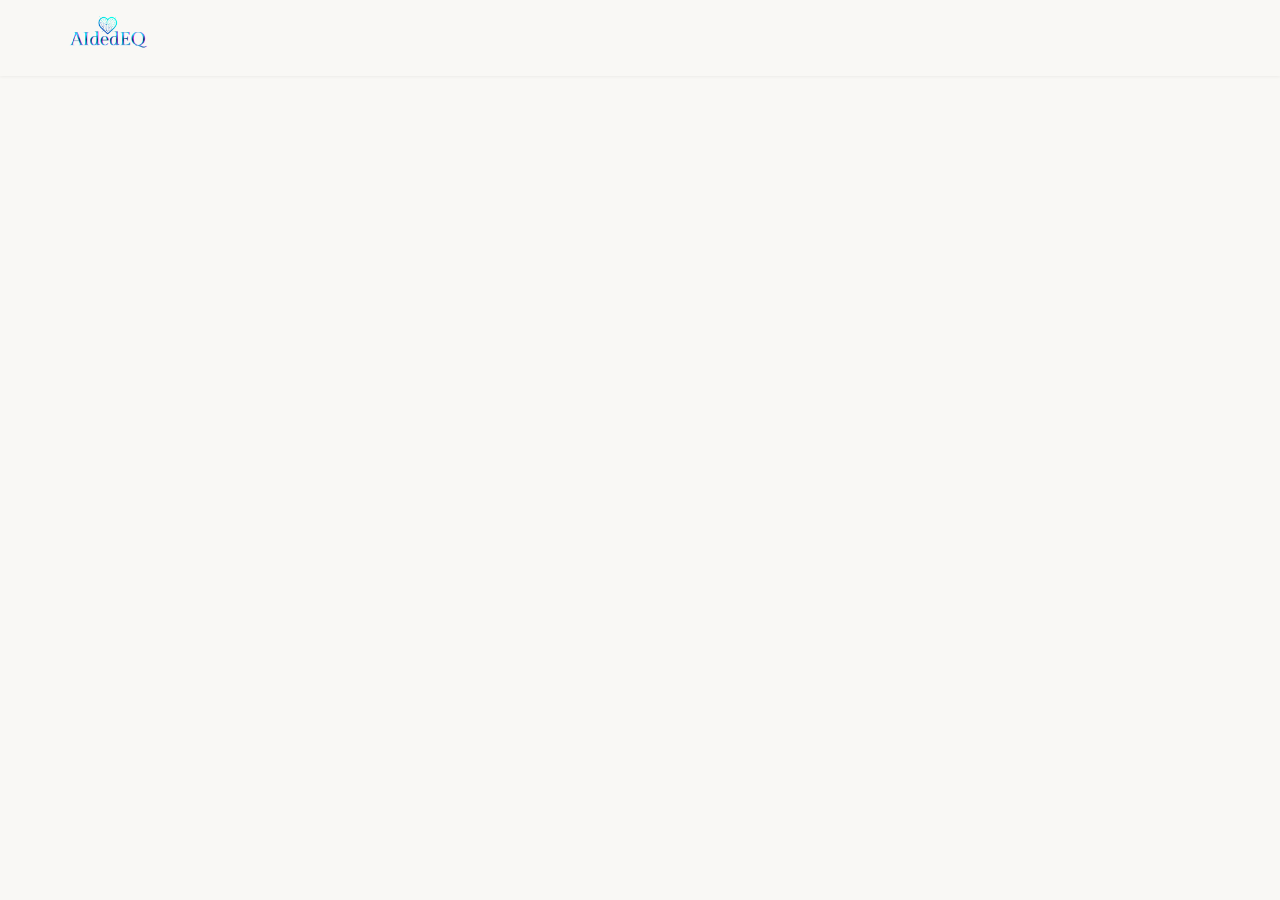
<file: cancel/index.html>
<!DOCTYPE html>
<html lang="en">
<head>
  <meta charset="UTF-8">
  <meta name="viewport" content="width=device-width, initial-scale=1.0">
  <title>Cancel Conversation | AIdedEQ</title>
  <meta name="description" content="Cancel a founder conversation and choose another time if you want to rebook.">
  <meta property="og:title" content="Cancel Conversation | AIdedEQ">
  <meta property="og:description" content="Cancel a founder conversation cleanly and return to the booking page if needed.">
  <meta property="og:type" content="website">
  <meta property="og:url" content="https://aidedeq.org/cancel/">
  <link rel="canonical" href="https://aidedeq.org/cancel/">
  <link rel="preconnect" href="https://fonts.googleapis.com">
  <link rel="preconnect" href="https://fonts.gstatic.com" crossorigin>
  <link href="https://fonts.googleapis.com/css2?family=Fraunces:ital,opsz,wght,SOFT@0,9..144,300..500,20..100;1,9..144,300..500,20..100&family=Newsreader:ital,opsz,wght@0,6..72,300..700;1,6..72,300..700&family=JetBrains+Mono:wght@400;500&family=Caveat:wght@400;500&display=swap" rel="stylesheet">
  <link rel="stylesheet" href="../css/styles.css?v=25">
  <link rel="icon" href="../images/logo-ae-light.png" type="image/png">
</head>
<body class="booking-page">
  <header class="navbar" id="navbar">
    <div class="container">
      <a href="../" class="navbar-brand">
        <img src="../images/logo-ae-light.png" alt="AIded EQ" class="navbar-logo">
      </a>
    </div>
  </header>

  <main>
    <section class="section-padding">
      <div class="container booking-shell">
        <div class="booking-form-column fade-in">
          <span class="section-label">Cancellation</span>
          <h1><span class="metallic-text">Need to cancel this conversation?</span></h1>
          <p class="booking-intro">If you cancel here, we will cancel the Google Calendar event, mark the CRM meeting as canceled, and free the slot on the booking page.</p>

          <div id="cancel-status" class="booking-status is-visible is-info">Checking your cancellation link...</div>

          <div id="cancel-card" class="booking-cancel-card" hidden>
            <h3>Cancel this meeting</h3>
            <p>This is the cleanest way to release the time and close the booking loop.</p>
            <div class="founder-conversation-actions">
              <button type="button" class="btn-primary" id="cancel-button">Confirm cancellation</button>
              <a href="../book/" class="btn-outline">Keep this meeting</a>
            </div>
          </div>

          <div id="cancel-success" class="form-success" style="display: none;">
            <h3>Meeting canceled</h3>
            <p id="cancel-success-message">Your meeting has been canceled. If you still want to talk, return to the booking page and choose another time.</p>
            <div class="founder-conversation-actions">
              <a href="../book/" class="btn-primary" id="rebook-link">Return to booking</a>
            </div>
          </div>
        </div>
      </div>
    </section>
  </main>

  <script src="../js/cancel.js?v=1"></script>
</body>
</html>
</file>
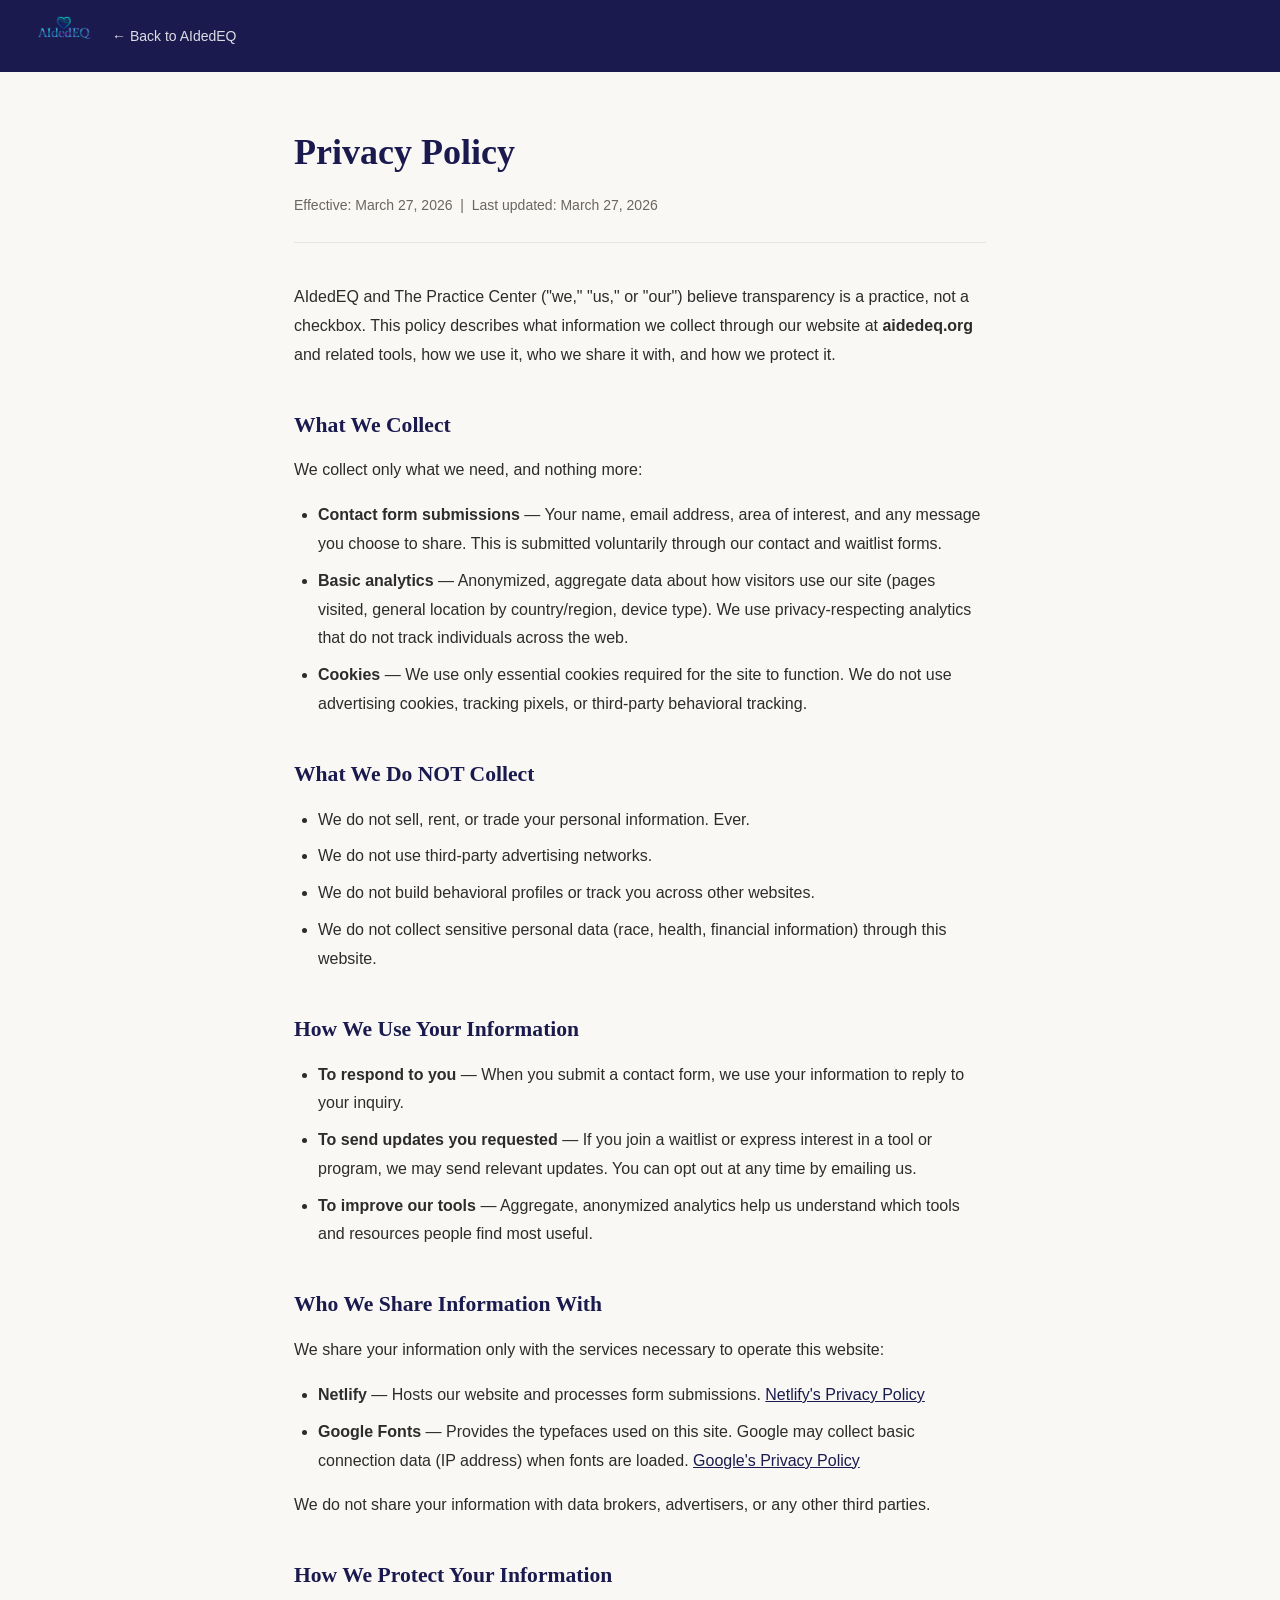
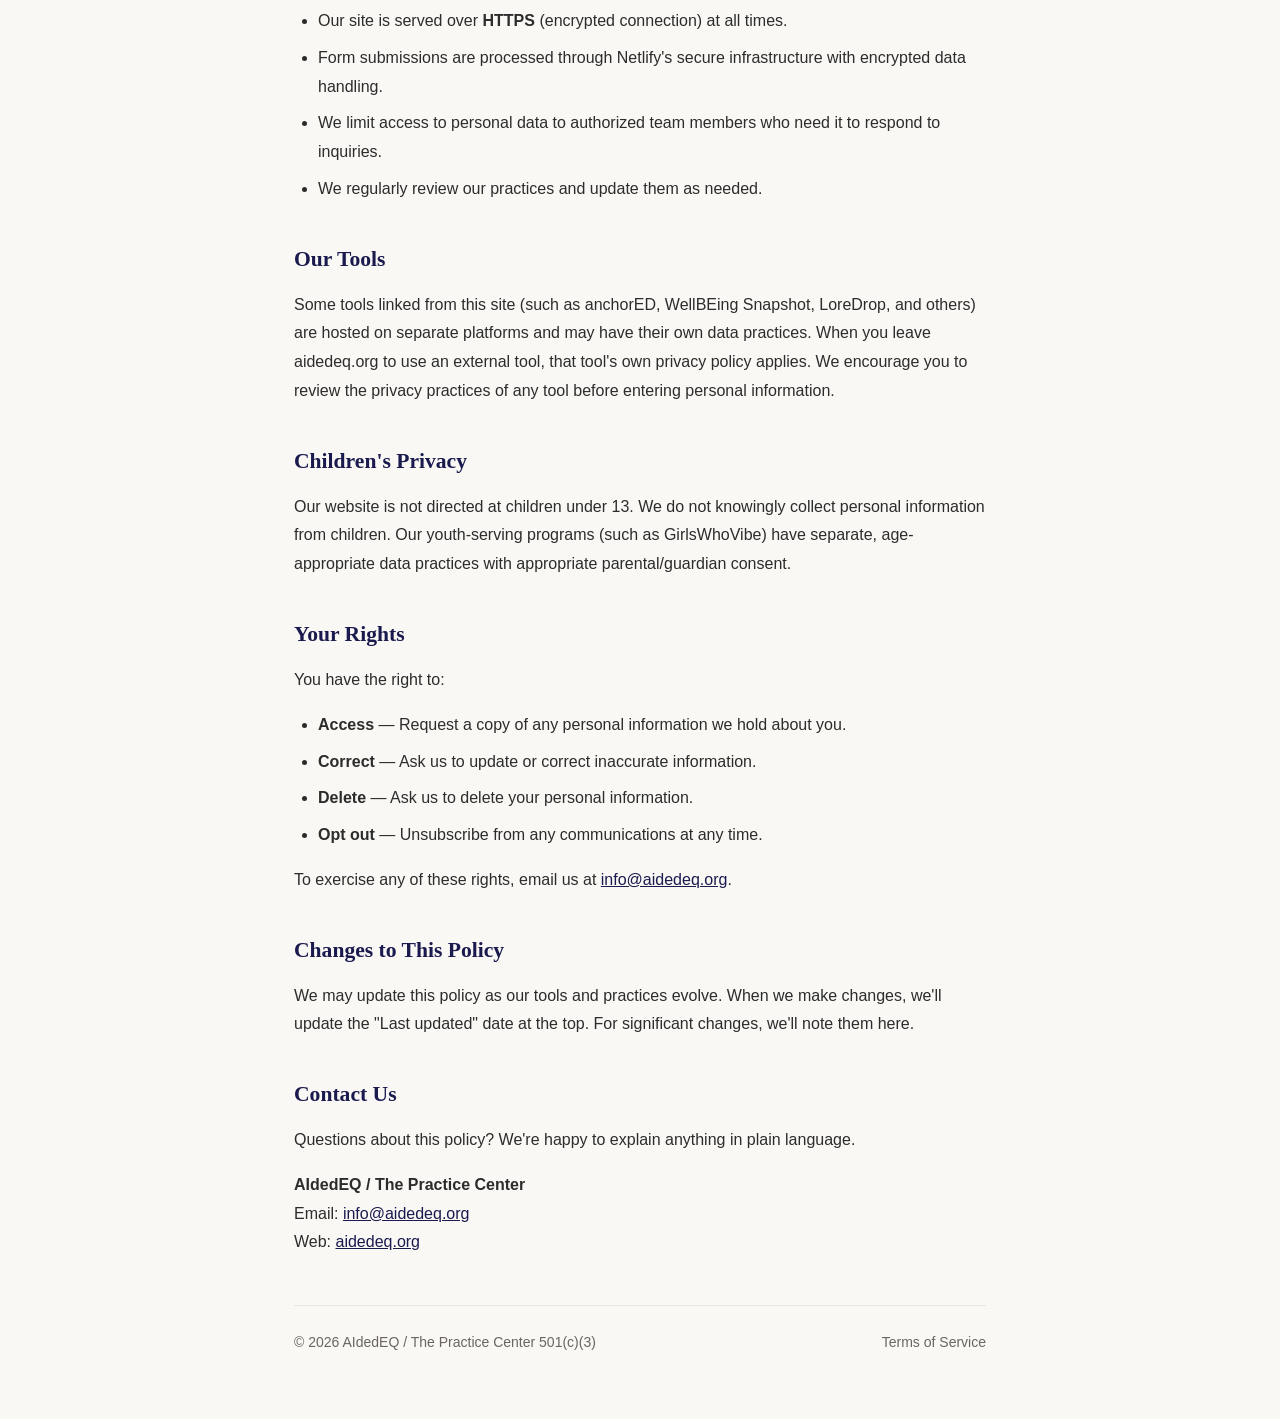
<file: privacy.html>
<!DOCTYPE html>
<html lang="en">
<head>
  <meta charset="UTF-8">
  <meta name="viewport" content="width=device-width, initial-scale=1.0">
  <title>Privacy Policy | AIdedEQ</title>
  <meta name="description" content="AIdedEQ Privacy Policy — how we collect, use, and protect your information.">
  <meta property="og:title" content="Privacy Policy | AIdedEQ">
  <meta property="og:description" content="AIdedEQ Privacy Policy — how we collect, use, and protect your information.">
  <meta property="og:type" content="website">
  <meta property="og:url" content="https://aidedeq.org/privacy.html">
  <link rel="canonical" href="https://aidedeq.org/privacy.html">
  <link rel="preconnect" href="https://fonts.googleapis.com">
  <link rel="preconnect" href="https://fonts.gstatic.com" crossorigin>
  <link href="https://fonts.googleapis.com/css2?family=Fraunces:ital,opsz,wght,SOFT@0,9..144,300..500,20..100;1,9..144,300..500,20..100&family=Newsreader:ital,opsz,wght@0,6..72,300..700;1,6..72,300..700&family=JetBrains+Mono:wght@400;500&family=Caveat:wght@400;500&display=swap" rel="stylesheet">
  <link rel="icon" href="images/logo-ae-light.png" type="image/png">
  <style>
    :root {
      --primary: #1a1a4e;
      --accent: #c5a880;
      --background: #f9f8f5;
      --text: #2c2c2c;
      --muted: #6b6560;
    }
    * { margin: 0; padding: 0; box-sizing: border-box; }
    body {
      font-family: 'Space Grotesk', sans-serif;
      background: var(--background);
      color: var(--text);
      line-height: 1.8;
      min-height: 100vh;
    }
    .legal-nav {
      background: var(--primary);
      padding: 1rem 2rem;
      display: flex;
      align-items: center;
      gap: 1rem;
    }
    .legal-nav a {
      color: rgba(255,255,255,0.85);
      text-decoration: none;
      font-size: 0.875rem;
      font-weight: 500;
      transition: color 0.2s;
    }
    .legal-nav a:hover { color: var(--accent); }
    .legal-nav .nav-logo {
      height: 32px;
      width: auto;
      border-radius: 4px;
    }
    .legal-container {
      max-width: 740px;
      margin: 0 auto;
      padding: 3rem 1.5rem 4rem;
    }
    h1 {
      font-family: 'Lora', serif;
      font-size: 2.25rem;
      font-weight: 700;
      color: var(--primary);
      margin-bottom: 0.5rem;
    }
    .effective-date {
      font-size: 0.875rem;
      color: var(--muted);
      margin-bottom: 2.5rem;
      padding-bottom: 1.5rem;
      border-bottom: 1px solid rgba(0,0,0,0.08);
    }
    h2 {
      font-family: 'Lora', serif;
      font-size: 1.35rem;
      font-weight: 600;
      color: var(--primary);
      margin-top: 2.25rem;
      margin-bottom: 0.75rem;
    }
    p, li {
      font-size: 1rem;
      color: var(--text);
      margin-bottom: 1rem;
    }
    ul {
      padding-left: 1.5rem;
      margin-bottom: 1rem;
    }
    li { margin-bottom: 0.5rem; }
    a { color: var(--primary); }
    a:hover { color: var(--accent); }
    .legal-footer {
      border-top: 1px solid rgba(0,0,0,0.08);
      margin-top: 3rem;
      padding-top: 1.5rem;
      font-size: 0.875rem;
      color: var(--muted);
      display: flex;
      justify-content: space-between;
      flex-wrap: wrap;
      gap: 1rem;
    }
    .legal-footer a { color: var(--muted); text-decoration: none; }
    .legal-footer a:hover { color: var(--primary); }
    @media (max-width: 600px) {
      h1 { font-size: 1.75rem; }
      .legal-container { padding: 2rem 1.25rem 3rem; }
    }
  </style>
</head>
<body>
  <nav class="legal-nav">
    <a href="index.html"><img src="images/logo-ae-dark.png" alt="AIdedEQ" class="nav-logo"></a>
    <a href="index.html">&larr; Back to AIdedEQ</a>
  </nav>

  <div class="legal-container">
    <h1>Privacy Policy</h1>
    <p class="effective-date">Effective: March 27, 2026 &nbsp;|&nbsp; Last updated: March 27, 2026</p>

    <p>AIdedEQ and The Practice Center ("we," "us," or "our") believe transparency is a practice, not a checkbox. This policy describes what information we collect through our website at <strong>aidedeq.org</strong> and related tools, how we use it, who we share it with, and how we protect it.</p>

    <h2>What We Collect</h2>
    <p>We collect only what we need, and nothing more:</p>
    <ul>
      <li><strong>Contact form submissions</strong> — Your name, email address, area of interest, and any message you choose to share. This is submitted voluntarily through our contact and waitlist forms.</li>
      <li><strong>Basic analytics</strong> — Anonymized, aggregate data about how visitors use our site (pages visited, general location by country/region, device type). We use privacy-respecting analytics that do not track individuals across the web.</li>
      <li><strong>Cookies</strong> — We use only essential cookies required for the site to function. We do not use advertising cookies, tracking pixels, or third-party behavioral tracking.</li>
    </ul>

    <h2>What We Do NOT Collect</h2>
    <ul>
      <li>We do not sell, rent, or trade your personal information. Ever.</li>
      <li>We do not use third-party advertising networks.</li>
      <li>We do not build behavioral profiles or track you across other websites.</li>
      <li>We do not collect sensitive personal data (race, health, financial information) through this website.</li>
    </ul>

    <h2>How We Use Your Information</h2>
    <ul>
      <li><strong>To respond to you</strong> — When you submit a contact form, we use your information to reply to your inquiry.</li>
      <li><strong>To send updates you requested</strong> — If you join a waitlist or express interest in a tool or program, we may send relevant updates. You can opt out at any time by emailing us.</li>
      <li><strong>To improve our tools</strong> — Aggregate, anonymized analytics help us understand which tools and resources people find most useful.</li>
    </ul>

    <h2>Who We Share Information With</h2>
    <p>We share your information only with the services necessary to operate this website:</p>
    <ul>
      <li><strong>Netlify</strong> — Hosts our website and processes form submissions. <a href="https://www.netlify.com/privacy/" target="_blank" rel="noopener noreferrer">Netlify's Privacy Policy</a></li>
      <li><strong>Google Fonts</strong> — Provides the typefaces used on this site. Google may collect basic connection data (IP address) when fonts are loaded. <a href="https://policies.google.com/privacy" target="_blank" rel="noopener noreferrer">Google's Privacy Policy</a></li>
    </ul>
    <p>We do not share your information with data brokers, advertisers, or any other third parties.</p>

    <h2>How We Protect Your Information</h2>
    <ul>
      <li>Our site is served over <strong>HTTPS</strong> (encrypted connection) at all times.</li>
      <li>Form submissions are processed through Netlify's secure infrastructure with encrypted data handling.</li>
      <li>We limit access to personal data to authorized team members who need it to respond to inquiries.</li>
      <li>We regularly review our practices and update them as needed.</li>
    </ul>

    <h2>Our Tools</h2>
    <p>Some tools linked from this site (such as anchorED, WellBEing Snapshot, LoreDrop, and others) are hosted on separate platforms and may have their own data practices. When you leave aidedeq.org to use an external tool, that tool's own privacy policy applies. We encourage you to review the privacy practices of any tool before entering personal information.</p>

    <h2>Children's Privacy</h2>
    <p>Our website is not directed at children under 13. We do not knowingly collect personal information from children. Our youth-serving programs (such as GirlsWhoVibe) have separate, age-appropriate data practices with appropriate parental/guardian consent.</p>

    <h2>Your Rights</h2>
    <p>You have the right to:</p>
    <ul>
      <li><strong>Access</strong> — Request a copy of any personal information we hold about you.</li>
      <li><strong>Correct</strong> — Ask us to update or correct inaccurate information.</li>
      <li><strong>Delete</strong> — Ask us to delete your personal information.</li>
      <li><strong>Opt out</strong> — Unsubscribe from any communications at any time.</li>
    </ul>
    <p>To exercise any of these rights, email us at <a href="mailto:info@aidedeq.org">info@aidedeq.org</a>.</p>

    <h2>Changes to This Policy</h2>
    <p>We may update this policy as our tools and practices evolve. When we make changes, we'll update the "Last updated" date at the top. For significant changes, we'll note them here.</p>

    <h2>Contact Us</h2>
    <p>Questions about this policy? We're happy to explain anything in plain language.</p>
    <p>
      <strong>AIdedEQ / The Practice Center</strong><br>
      Email: <a href="mailto:info@aidedeq.org">info@aidedeq.org</a><br>
      Web: <a href="https://aidedeq.org">aidedeq.org</a>
    </p>

    <div class="legal-footer">
      <span>&copy; 2026 AIdedEQ / The Practice Center 501(c)(3)</span>
      <span><a href="terms.html">Terms of Service</a></span>
    </div>
  </div>
</body>
</html>
</file>
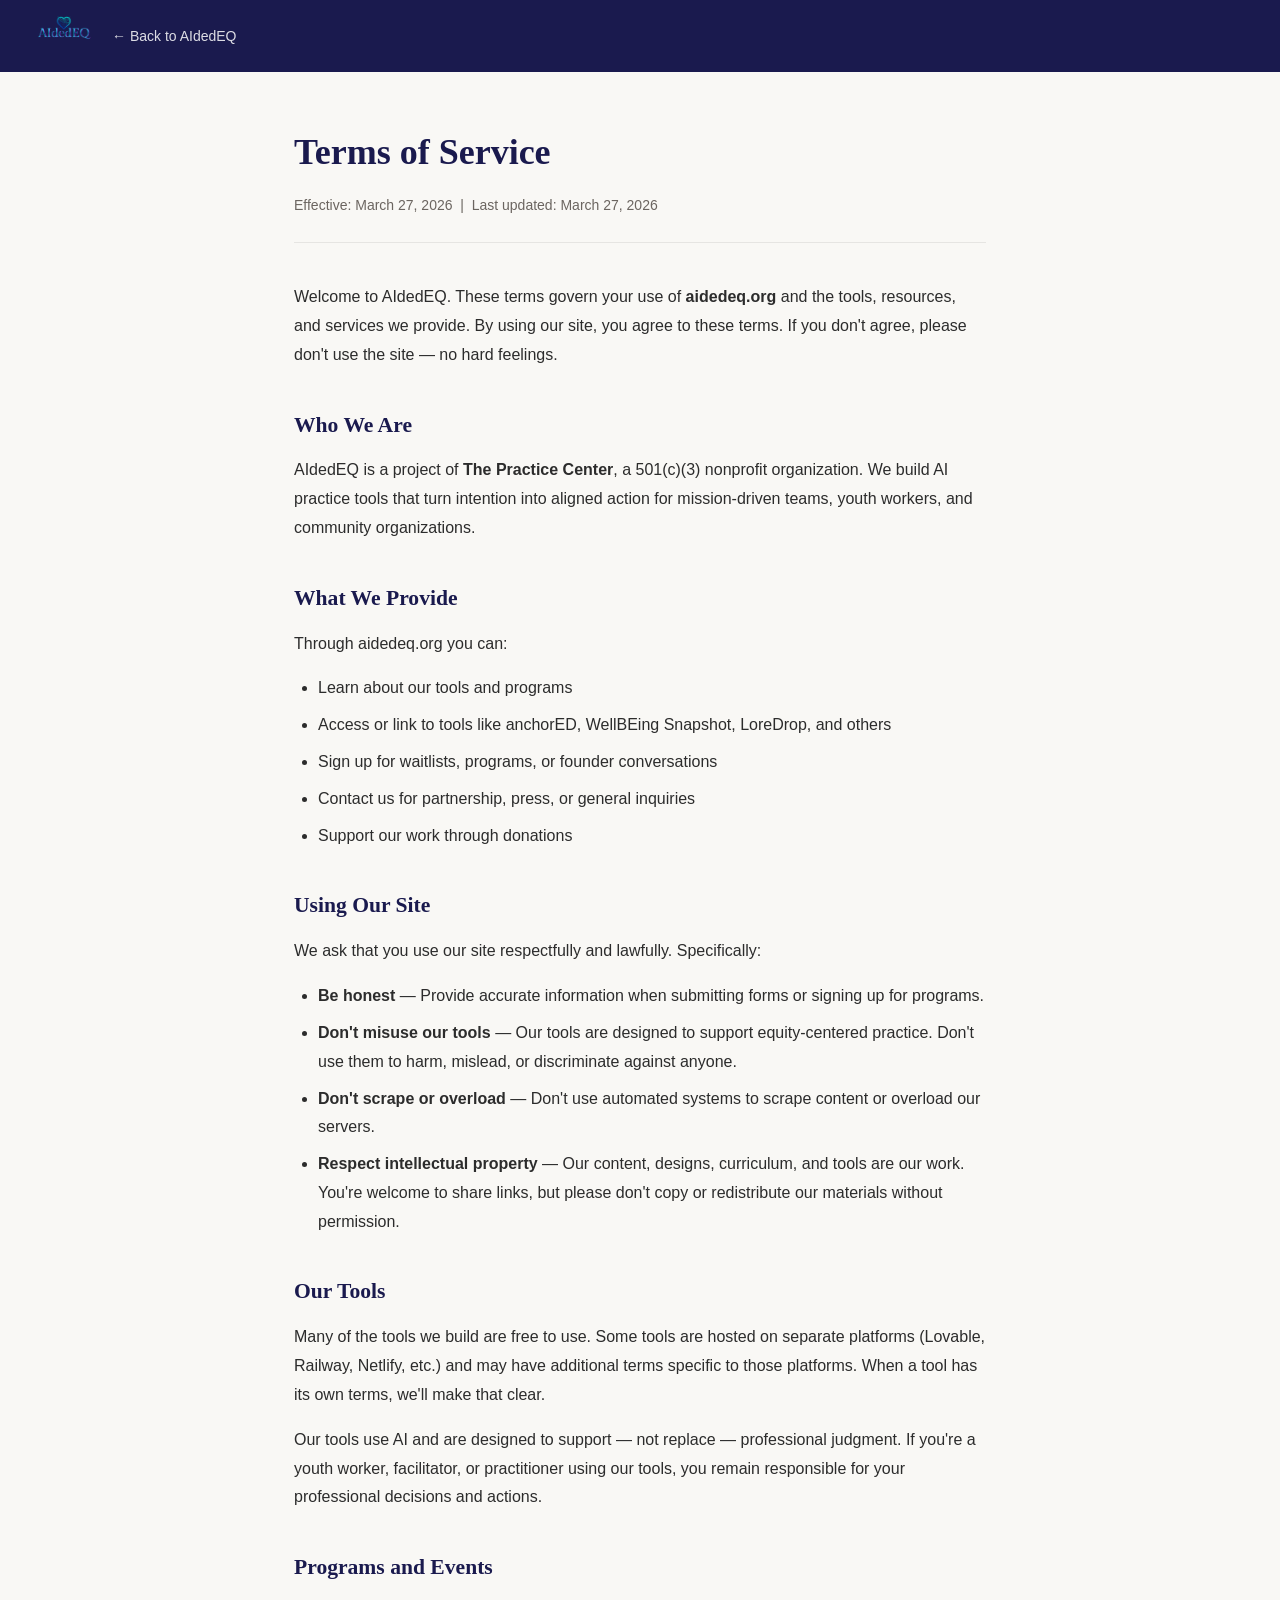
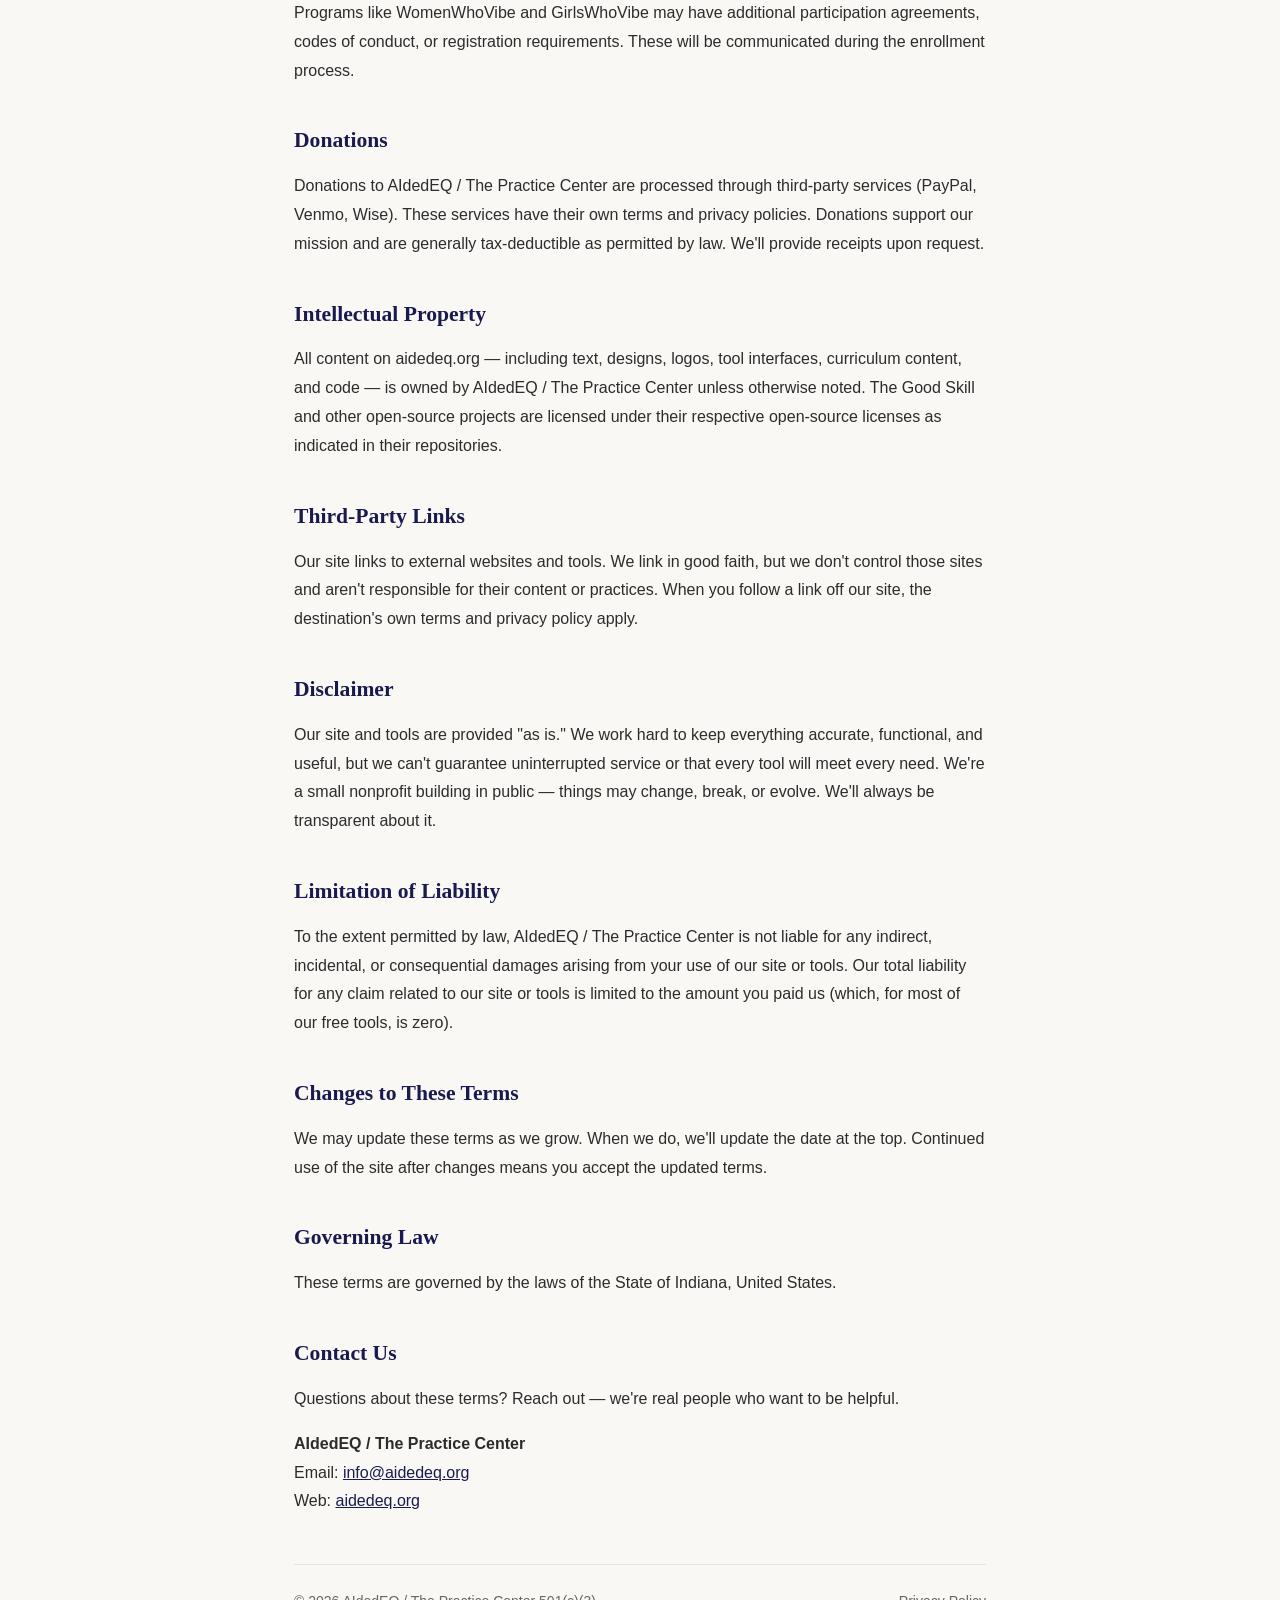
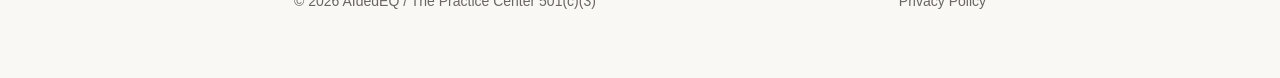
<file: terms.html>
<!DOCTYPE html>
<html lang="en">
<head>
  <meta charset="UTF-8">
  <meta name="viewport" content="width=device-width, initial-scale=1.0">
  <title>Terms of Service | AIdedEQ</title>
  <meta name="description" content="AIdedEQ Terms of Service — how our website and tools may be used.">
  <meta property="og:title" content="Terms of Service | AIdedEQ">
  <meta property="og:description" content="AIdedEQ Terms of Service — how our website and tools may be used.">
  <meta property="og:type" content="website">
  <meta property="og:url" content="https://aidedeq.org/terms.html">
  <link rel="canonical" href="https://aidedeq.org/terms.html">
  <link rel="preconnect" href="https://fonts.googleapis.com">
  <link rel="preconnect" href="https://fonts.gstatic.com" crossorigin>
  <link href="https://fonts.googleapis.com/css2?family=Fraunces:ital,opsz,wght,SOFT@0,9..144,300..500,20..100;1,9..144,300..500,20..100&family=Newsreader:ital,opsz,wght@0,6..72,300..700;1,6..72,300..700&family=JetBrains+Mono:wght@400;500&family=Caveat:wght@400;500&display=swap" rel="stylesheet">
  <link rel="icon" href="images/logo-ae-light.png" type="image/png">
  <style>
    :root {
      --primary: #1a1a4e;
      --accent: #c5a880;
      --background: #f9f8f5;
      --text: #2c2c2c;
      --muted: #6b6560;
    }
    * { margin: 0; padding: 0; box-sizing: border-box; }
    body {
      font-family: 'Space Grotesk', sans-serif;
      background: var(--background);
      color: var(--text);
      line-height: 1.8;
      min-height: 100vh;
    }
    .legal-nav {
      background: var(--primary);
      padding: 1rem 2rem;
      display: flex;
      align-items: center;
      gap: 1rem;
    }
    .legal-nav a {
      color: rgba(255,255,255,0.85);
      text-decoration: none;
      font-size: 0.875rem;
      font-weight: 500;
      transition: color 0.2s;
    }
    .legal-nav a:hover { color: var(--accent); }
    .legal-nav .nav-logo {
      height: 32px;
      width: auto;
      border-radius: 4px;
    }
    .legal-container {
      max-width: 740px;
      margin: 0 auto;
      padding: 3rem 1.5rem 4rem;
    }
    h1 {
      font-family: 'Lora', serif;
      font-size: 2.25rem;
      font-weight: 700;
      color: var(--primary);
      margin-bottom: 0.5rem;
    }
    .effective-date {
      font-size: 0.875rem;
      color: var(--muted);
      margin-bottom: 2.5rem;
      padding-bottom: 1.5rem;
      border-bottom: 1px solid rgba(0,0,0,0.08);
    }
    h2 {
      font-family: 'Lora', serif;
      font-size: 1.35rem;
      font-weight: 600;
      color: var(--primary);
      margin-top: 2.25rem;
      margin-bottom: 0.75rem;
    }
    p, li {
      font-size: 1rem;
      color: var(--text);
      margin-bottom: 1rem;
    }
    ul {
      padding-left: 1.5rem;
      margin-bottom: 1rem;
    }
    li { margin-bottom: 0.5rem; }
    a { color: var(--primary); }
    a:hover { color: var(--accent); }
    .legal-footer {
      border-top: 1px solid rgba(0,0,0,0.08);
      margin-top: 3rem;
      padding-top: 1.5rem;
      font-size: 0.875rem;
      color: var(--muted);
      display: flex;
      justify-content: space-between;
      flex-wrap: wrap;
      gap: 1rem;
    }
    .legal-footer a { color: var(--muted); text-decoration: none; }
    .legal-footer a:hover { color: var(--primary); }
    @media (max-width: 600px) {
      h1 { font-size: 1.75rem; }
      .legal-container { padding: 2rem 1.25rem 3rem; }
    }
  </style>
</head>
<body>
  <nav class="legal-nav">
    <a href="index.html"><img src="images/logo-ae-dark.png" alt="AIdedEQ" class="nav-logo"></a>
    <a href="index.html">&larr; Back to AIdedEQ</a>
  </nav>

  <div class="legal-container">
    <h1>Terms of Service</h1>
    <p class="effective-date">Effective: March 27, 2026 &nbsp;|&nbsp; Last updated: March 27, 2026</p>

    <p>Welcome to AIdedEQ. These terms govern your use of <strong>aidedeq.org</strong> and the tools, resources, and services we provide. By using our site, you agree to these terms. If you don't agree, please don't use the site — no hard feelings.</p>

    <h2>Who We Are</h2>
    <p>AIdedEQ is a project of <strong>The Practice Center</strong>, a 501(c)(3) nonprofit organization. We build AI practice tools that turn intention into aligned action for mission-driven teams, youth workers, and community organizations.</p>

    <h2>What We Provide</h2>
    <p>Through aidedeq.org you can:</p>
    <ul>
      <li>Learn about our tools and programs</li>
      <li>Access or link to tools like anchorED, WellBEing Snapshot, LoreDrop, and others</li>
      <li>Sign up for waitlists, programs, or founder conversations</li>
      <li>Contact us for partnership, press, or general inquiries</li>
      <li>Support our work through donations</li>
    </ul>

    <h2>Using Our Site</h2>
    <p>We ask that you use our site respectfully and lawfully. Specifically:</p>
    <ul>
      <li><strong>Be honest</strong> — Provide accurate information when submitting forms or signing up for programs.</li>
      <li><strong>Don't misuse our tools</strong> — Our tools are designed to support equity-centered practice. Don't use them to harm, mislead, or discriminate against anyone.</li>
      <li><strong>Don't scrape or overload</strong> — Don't use automated systems to scrape content or overload our servers.</li>
      <li><strong>Respect intellectual property</strong> — Our content, designs, curriculum, and tools are our work. You're welcome to share links, but please don't copy or redistribute our materials without permission.</li>
    </ul>

    <h2>Our Tools</h2>
    <p>Many of the tools we build are free to use. Some tools are hosted on separate platforms (Lovable, Railway, Netlify, etc.) and may have additional terms specific to those platforms. When a tool has its own terms, we'll make that clear.</p>
    <p>Our tools use AI and are designed to support — not replace — professional judgment. If you're a youth worker, facilitator, or practitioner using our tools, you remain responsible for your professional decisions and actions.</p>

    <h2>Programs and Events</h2>
    <p>Programs like WomenWhoVibe and GirlsWhoVibe may have additional participation agreements, codes of conduct, or registration requirements. These will be communicated during the enrollment process.</p>

    <h2>Donations</h2>
    <p>Donations to AIdedEQ / The Practice Center are processed through third-party services (PayPal, Venmo, Wise). These services have their own terms and privacy policies. Donations support our mission and are generally tax-deductible as permitted by law. We'll provide receipts upon request.</p>

    <h2>Intellectual Property</h2>
    <p>All content on aidedeq.org — including text, designs, logos, tool interfaces, curriculum content, and code — is owned by AIdedEQ / The Practice Center unless otherwise noted. The Good Skill and other open-source projects are licensed under their respective open-source licenses as indicated in their repositories.</p>

    <h2>Third-Party Links</h2>
    <p>Our site links to external websites and tools. We link in good faith, but we don't control those sites and aren't responsible for their content or practices. When you follow a link off our site, the destination's own terms and privacy policy apply.</p>

    <h2>Disclaimer</h2>
    <p>Our site and tools are provided "as is." We work hard to keep everything accurate, functional, and useful, but we can't guarantee uninterrupted service or that every tool will meet every need. We're a small nonprofit building in public — things may change, break, or evolve. We'll always be transparent about it.</p>

    <h2>Limitation of Liability</h2>
    <p>To the extent permitted by law, AIdedEQ / The Practice Center is not liable for any indirect, incidental, or consequential damages arising from your use of our site or tools. Our total liability for any claim related to our site or tools is limited to the amount you paid us (which, for most of our free tools, is zero).</p>

    <h2>Changes to These Terms</h2>
    <p>We may update these terms as we grow. When we do, we'll update the date at the top. Continued use of the site after changes means you accept the updated terms.</p>

    <h2>Governing Law</h2>
    <p>These terms are governed by the laws of the State of Indiana, United States.</p>

    <h2>Contact Us</h2>
    <p>Questions about these terms? Reach out — we're real people who want to be helpful.</p>
    <p>
      <strong>AIdedEQ / The Practice Center</strong><br>
      Email: <a href="mailto:info@aidedeq.org">info@aidedeq.org</a><br>
      Web: <a href="https://aidedeq.org">aidedeq.org</a>
    </p>

    <div class="legal-footer">
      <span>&copy; 2026 AIdedEQ / The Practice Center 501(c)(3)</span>
      <span><a href="privacy.html">Privacy Policy</a></span>
    </div>
  </div>
</body>
</html>
</file>
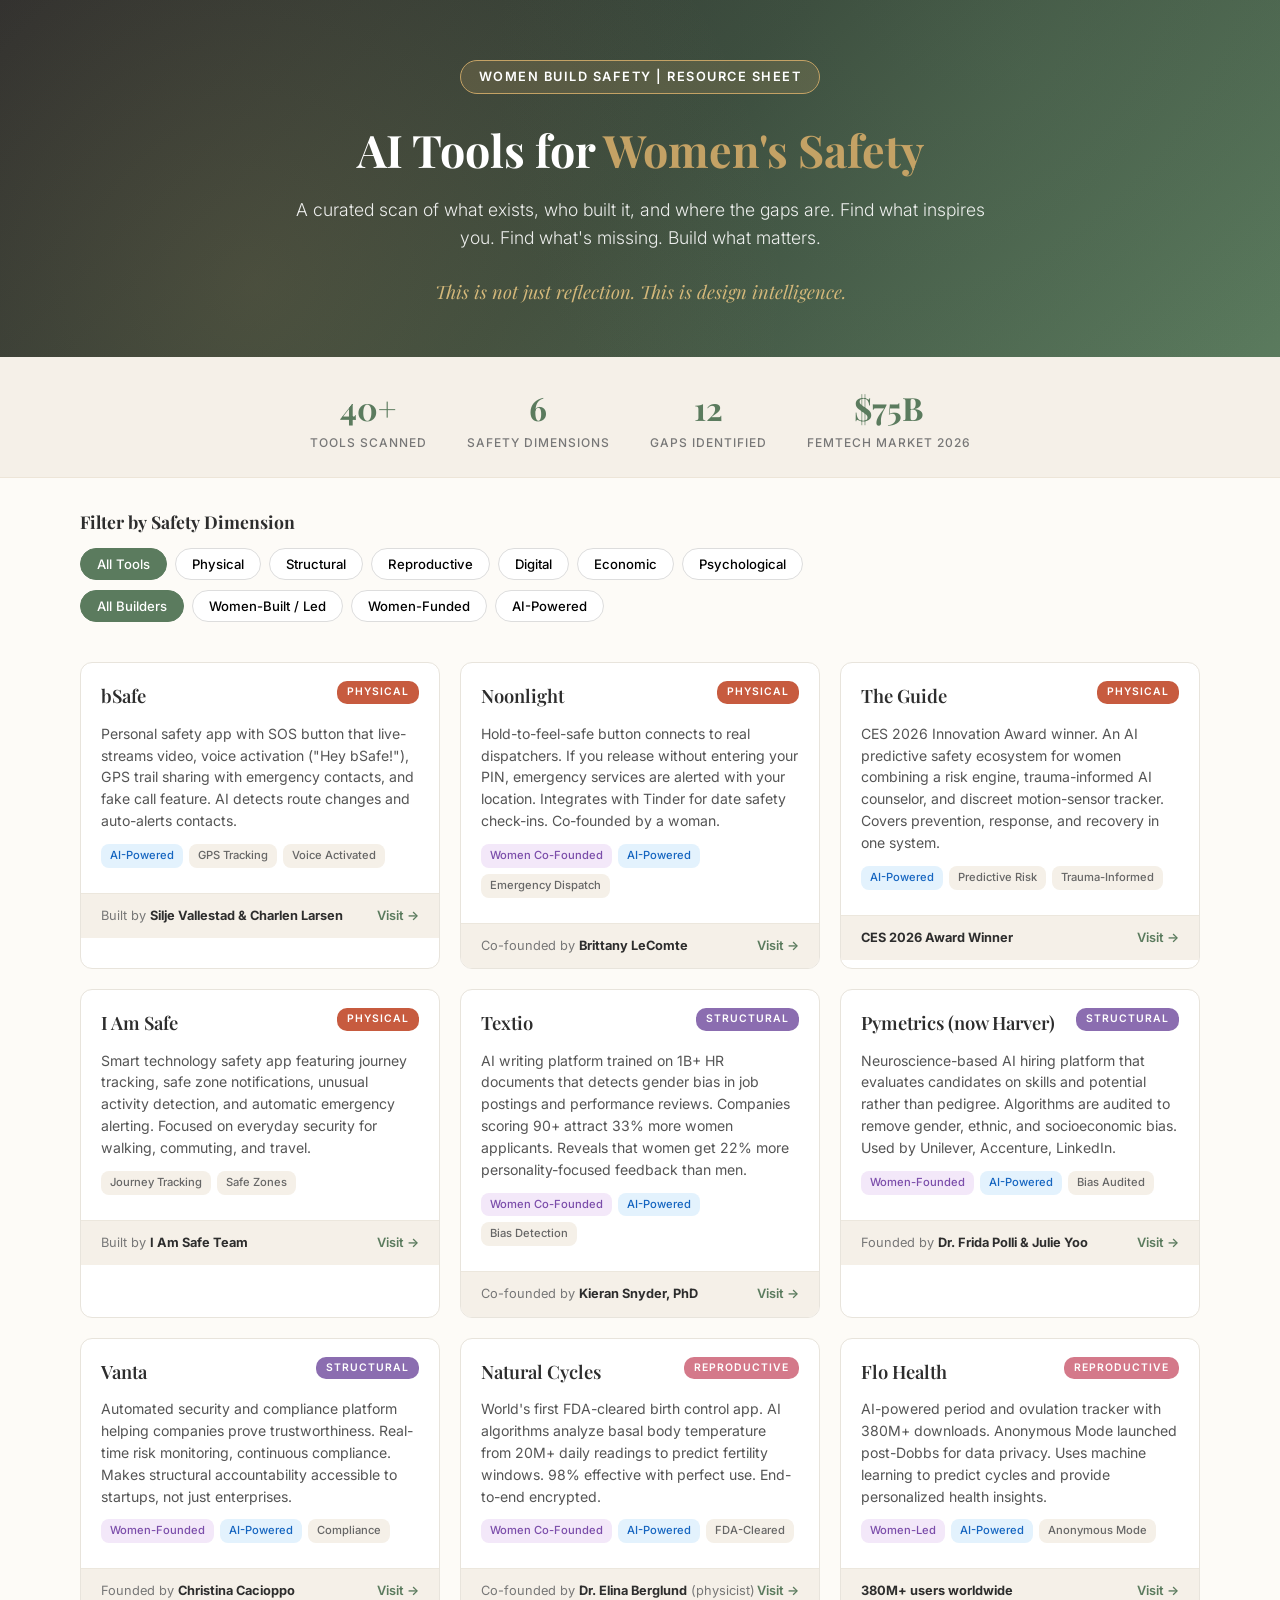
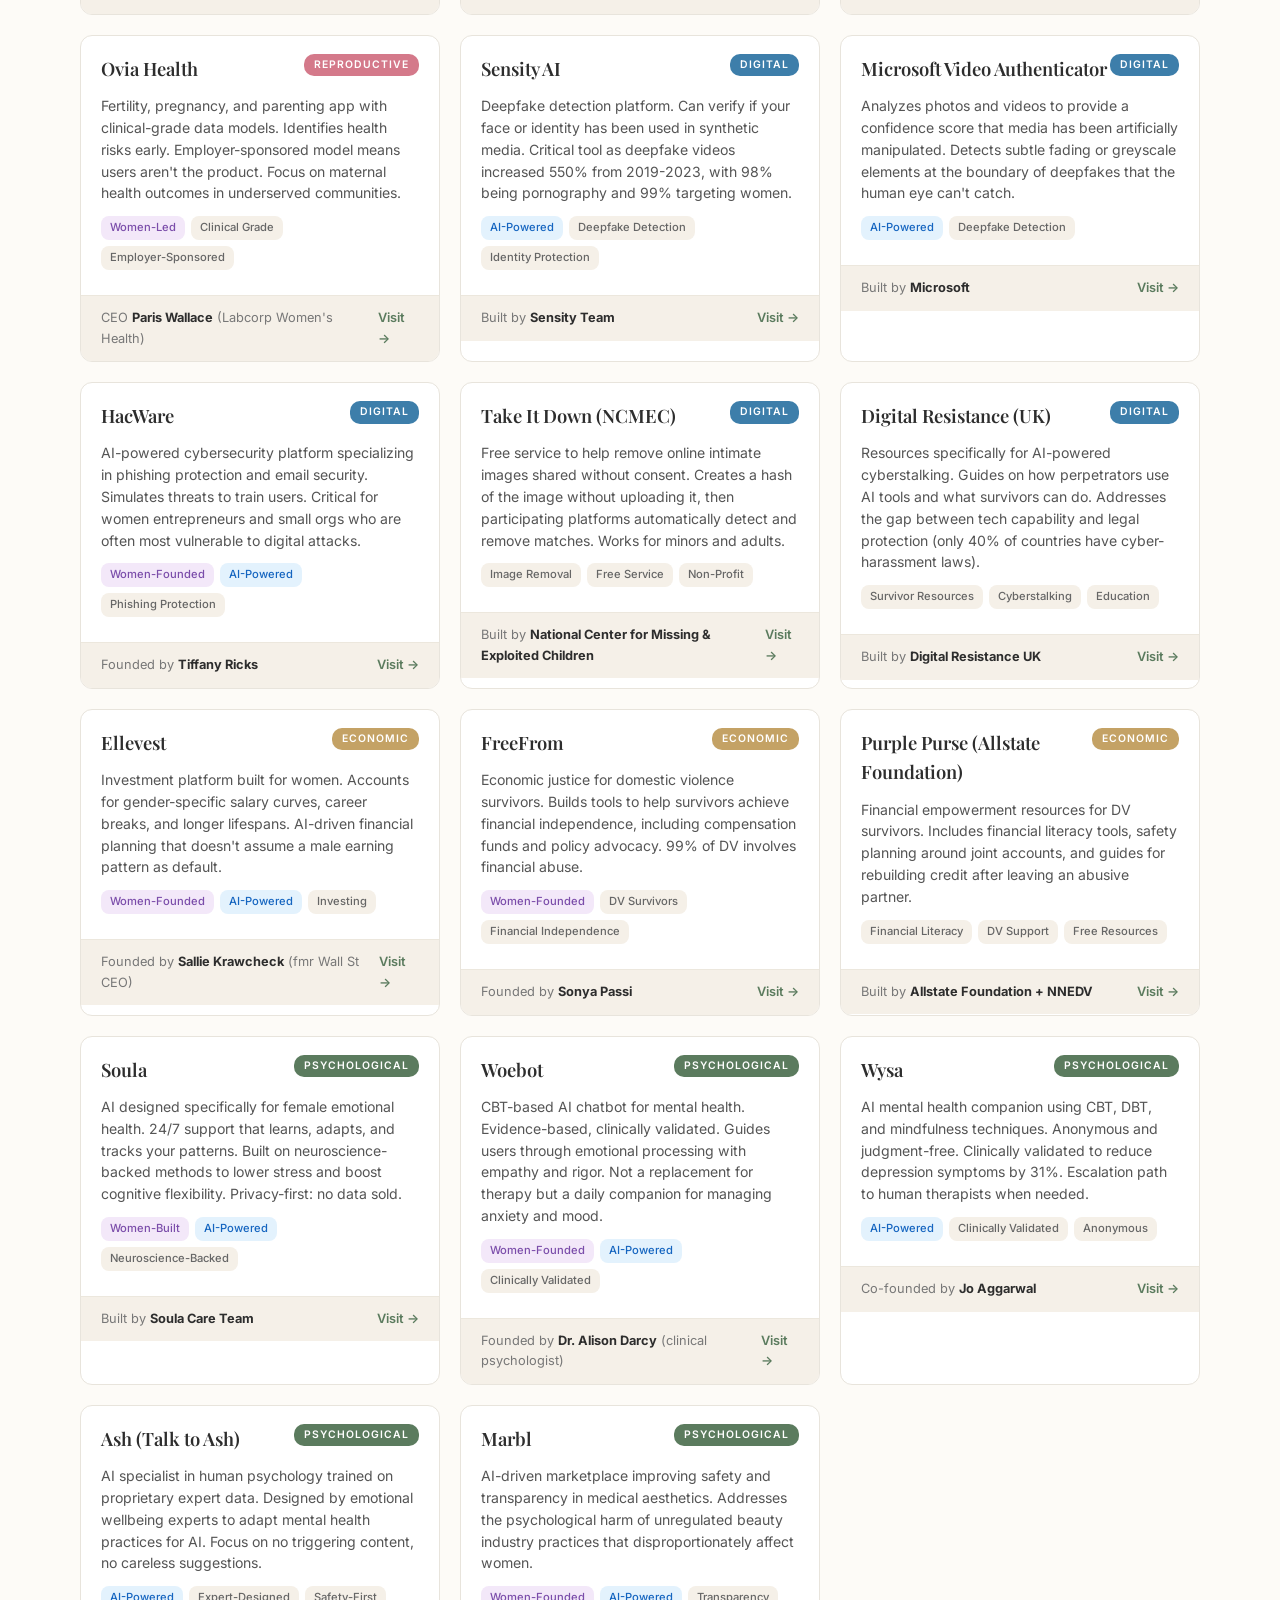
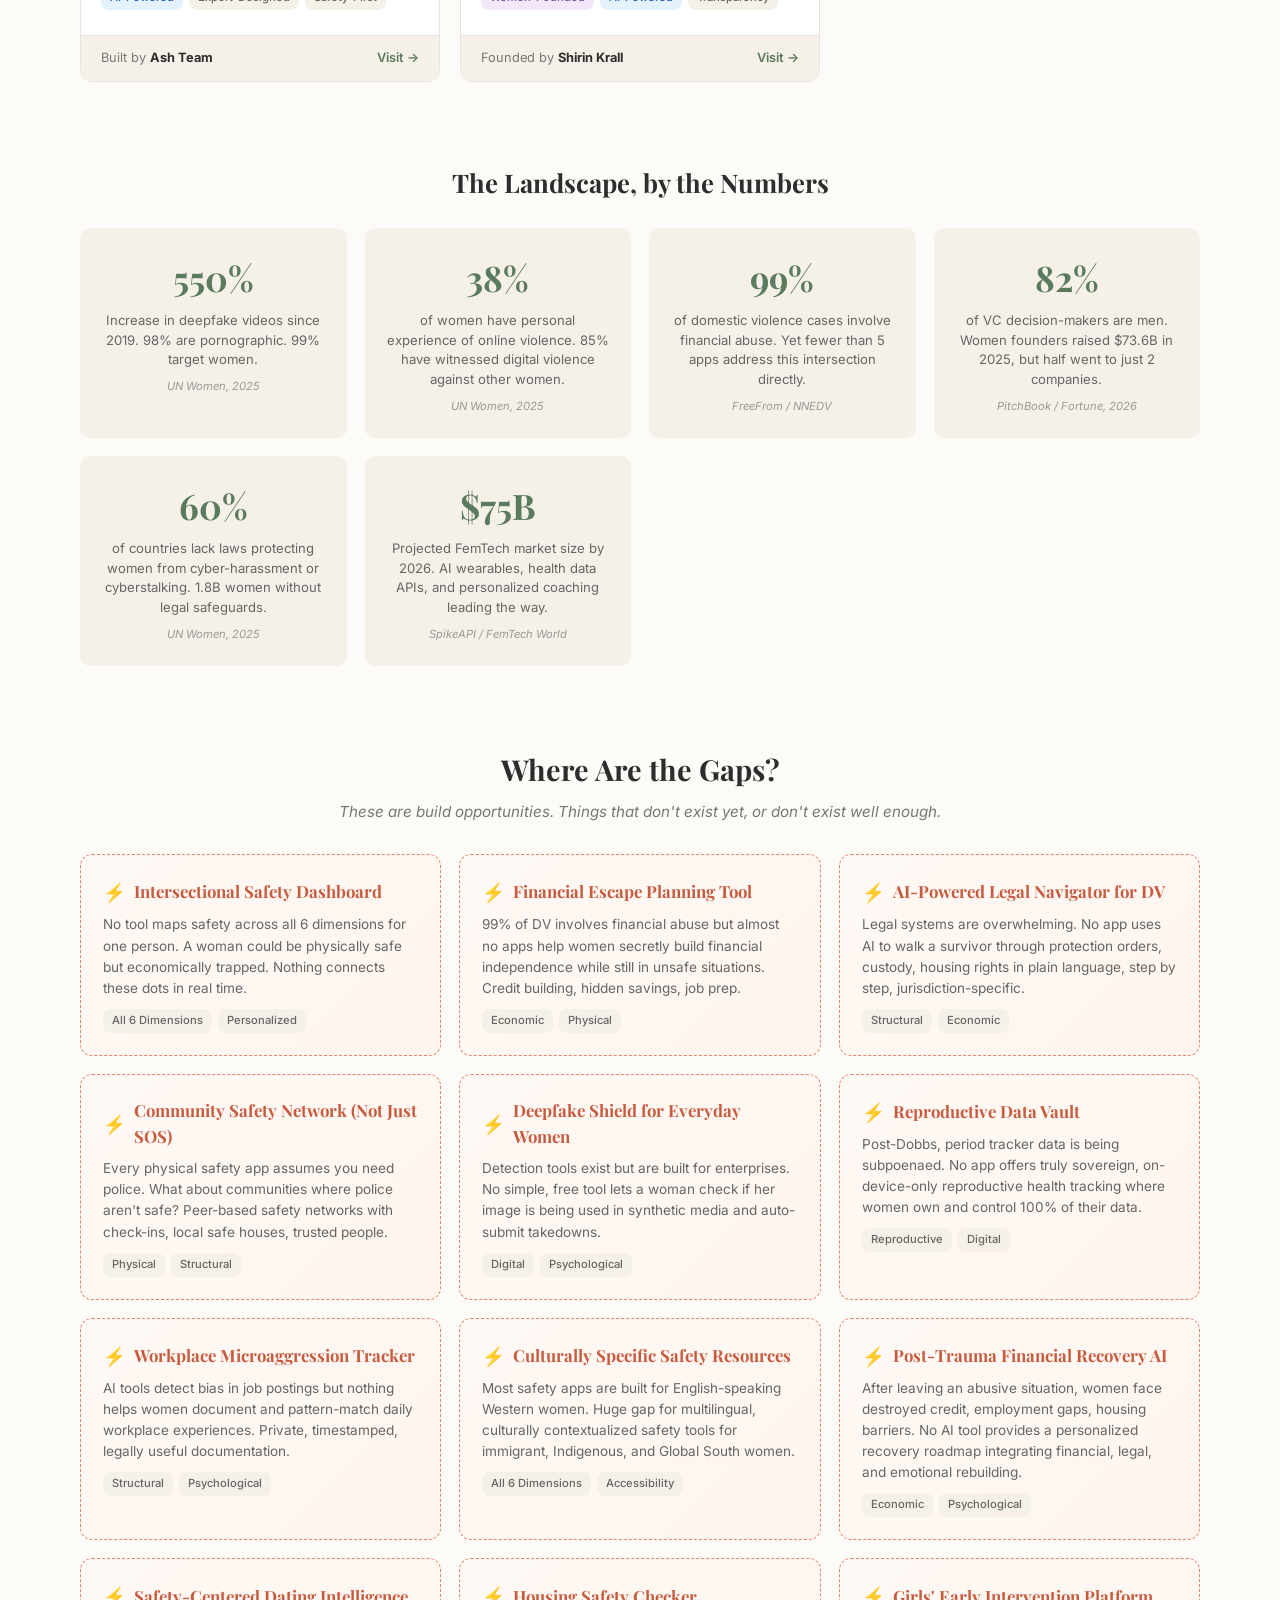
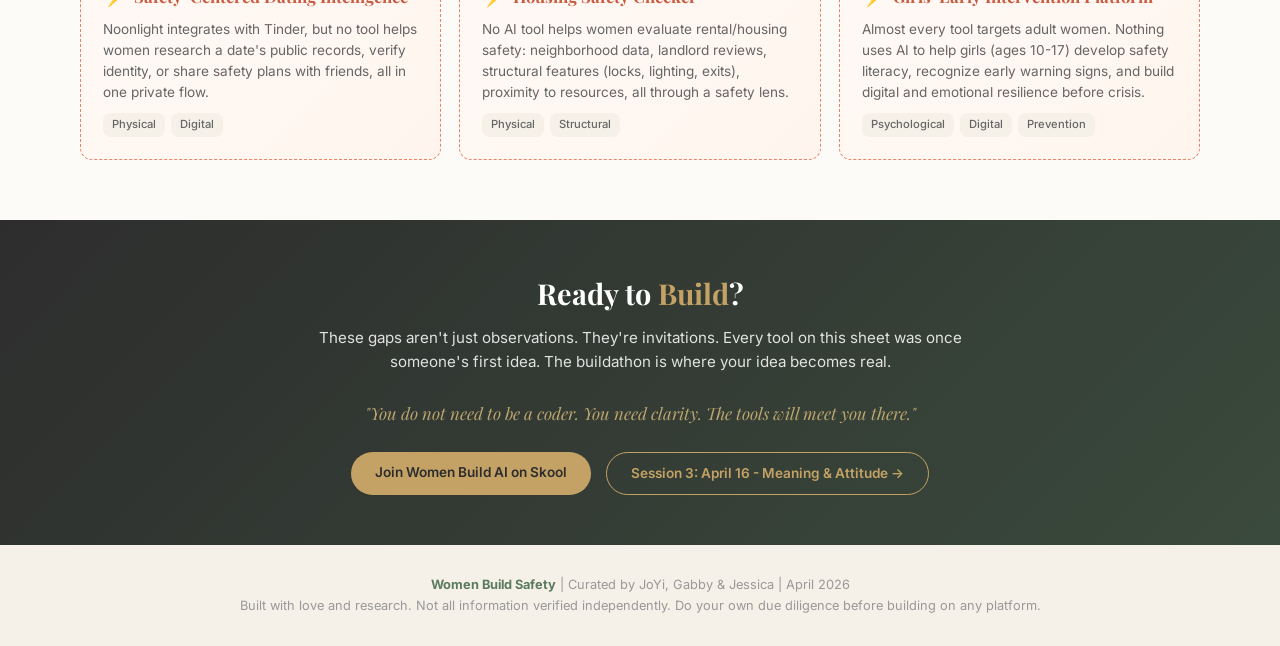
<file: resources/safety.html>
<!DOCTYPE html>
<html lang="en">
<head>
<meta charset="UTF-8">
<meta name="viewport" content="width=device-width, initial-scale=1.0">
<meta name="description" content="A curated scan of 20+ AI tools and apps focused on women's safety across 6 dimensions: physical, structural, reproductive, digital, economic, and psychological. Find what exists, who built it, and where the gaps are.">
<meta name="author" content="JoYi Rhyss, AIdedEQ">
<meta name="robots" content="index, follow">
<link rel="canonical" href="https://aidedeq.org/resources/safety.html">
<meta property="og:title" content="Women Build Safety | AI Tools &amp; Apps Resource Sheet">
<meta property="og:description" content="20+ tools. 6 safety dimensions. 14 build opportunities. Find what inspires you. Find what's missing. Build what matters.">
<meta property="og:type" content="article">
<meta property="og:url" content="https://aidedeq.org/resources/safety.html">
<meta property="og:image" content="https://aidedeq.org/images/og-share.png">
<meta property="og:site_name" content="AIdedEQ">
<meta property="og:locale" content="en_US">
<meta name="twitter:card" content="summary_large_image">
<meta name="twitter:title" content="Women Build Safety | AI Tools &amp; Apps Resource Sheet">
<meta name="twitter:description" content="20+ tools. 6 safety dimensions. 14 build opportunities.">
<meta name="twitter:image" content="https://aidedeq.org/images/og-share.png">
<title>Women Build Safety | AI Tools &amp; Apps Resource Sheet | AIdedEQ</title>
<script type="application/ld+json">
{
  "@context": "https://schema.org",
  "@type": "Article",
  "headline": "Women Build Safety: AI Tools & Apps Resource Sheet",
  "description": "Curated scan of 20+ AI tools and apps focused on women's safety across 6 dimensions. Identifies 14 build opportunities where nothing exists yet.",
  "author": {"@type": "Person", "name": "JoYi Rhyss", "url": "https://aidedeq.org"},
  "publisher": {"@type": "Organization", "name": "AIdedEQ", "url": "https://aidedeq.org", "logo": {"@type": "ImageObject", "url": "https://aidedeq.org/images/logo-ae-light.png"}},
  "datePublished": "2026-04-03",
  "dateModified": "2026-04-15",
  "mainEntityOfPage": {"@type": "WebPage", "@id": "https://aidedeq.org/resources/safety.html"},
  "image": "https://aidedeq.org/images/og-share.png",
  "keywords": "women's safety apps, AI tools for women, domestic violence technology, deepfake protection, financial abuse tools, digital safety, Women Build AI"
}
</script>
<style>
  @import url('https://fonts.googleapis.com/css2?family=Playfair+Display:ital,wght@0,400;0,600;0,700;1,400&family=Inter:wght@300;400;500;600;700&display=swap');

  :root {
    --sage: #5B7B5E;
    --sage-light: #7A9A7D;
    --sage-bg: #E8F0E9;
    --cream: #F5F0E8;
    --cream-dark: #EDE5D8;
    --charcoal: #2D2D2D;
    --gold: #C4A265;
    --gold-light: #D4B87A;
    --warm-white: #FDFBF7;
    --physical: #C75B3F;
    --structural: #8B6DB0;
    --reproductive: #D4798A;
    --digital: #3D7EAA;
    --economic: #C4A265;
    --psychological: #5B7B5E;
    --gap-red: #E8836A;
  }

  * { margin: 0; padding: 0; box-sizing: border-box; }
  html { scroll-behavior: smooth; }

  body {
    font-family: 'Inter', sans-serif;
    background: var(--warm-white);
    color: var(--charcoal);
    line-height: 1.6;
  }

  /* HERO */
  .hero {
    background: linear-gradient(135deg, var(--charcoal) 0%, #3a4a3c 50%, var(--sage) 100%);
    color: white;
    padding: 60px 40px 50px;
    text-align: center;
    position: relative;
    overflow: hidden;
  }
  .hero::before {
    content: '';
    position: absolute;
    top: 0; left: 0; right: 0; bottom: 0;
    background: radial-gradient(circle at 20% 80%, rgba(196,162,101,0.15) 0%, transparent 50%),
                radial-gradient(circle at 80% 20%, rgba(91,123,94,0.2) 0%, transparent 50%);
  }
  .hero h1 {
    font-family: 'Playfair Display', serif;
    font-size: 2.8em;
    font-weight: 700;
    margin-bottom: 10px;
    position: relative;
  }
  .hero h1 span { color: var(--gold); }
  .hero .subtitle {
    font-size: 1.1em;
    font-weight: 300;
    opacity: 0.9;
    max-width: 700px;
    margin: 0 auto 25px;
    position: relative;
  }
  .hero .tagline {
    font-family: 'Playfair Display', serif;
    font-style: italic;
    font-size: 1.15em;
    color: var(--gold-light);
    position: relative;
  }
  .hero .session-badge {
    display: inline-block;
    background: rgba(196,162,101,0.2);
    border: 1px solid var(--gold);
    border-radius: 20px;
    padding: 6px 18px;
    font-size: 0.8em;
    font-weight: 600;
    letter-spacing: 1.5px;
    text-transform: uppercase;
    margin-bottom: 20px;
    position: relative;
  }

  /* STATS BAR */
  .stats-bar {
    display: flex;
    justify-content: center;
    gap: 40px;
    padding: 25px 40px;
    background: var(--cream);
    border-bottom: 1px solid var(--cream-dark);
    flex-wrap: wrap;
  }
  .stat {
    text-align: center;
  }
  .stat .number {
    font-family: 'Playfair Display', serif;
    font-size: 2em;
    font-weight: 700;
    color: var(--sage);
  }
  .stat .label {
    font-size: 0.75em;
    font-weight: 500;
    text-transform: uppercase;
    letter-spacing: 1px;
    color: #777;
  }

  /* FILTER BAR */
  .filter-section {
    padding: 30px 40px 15px;
    max-width: 1200px;
    margin: 0 auto;
  }
  .filter-section h3 {
    font-family: 'Playfair Display', serif;
    font-size: 1.1em;
    margin-bottom: 12px;
    color: var(--charcoal);
  }
  .filter-row {
    display: flex;
    gap: 8px;
    flex-wrap: wrap;
    margin-bottom: 10px;
  }
  .filter-btn {
    padding: 7px 16px;
    border-radius: 20px;
    border: 1.5px solid #ddd;
    background: white;
    font-family: 'Inter', sans-serif;
    font-size: 0.82em;
    font-weight: 500;
    cursor: pointer;
    transition: all 0.2s;
  }
  .filter-btn:hover { border-color: var(--sage); background: var(--sage-bg); }
  .filter-btn.active { background: var(--sage); color: white; border-color: var(--sage); }
  .filter-btn.active-physical { background: var(--physical); color: white; border-color: var(--physical); }
  .filter-btn.active-structural { background: var(--structural); color: white; border-color: var(--structural); }
  .filter-btn.active-reproductive { background: var(--reproductive); color: white; border-color: var(--reproductive); }
  .filter-btn.active-digital { background: var(--digital); color: white; border-color: var(--digital); }
  .filter-btn.active-economic { background: var(--economic); color: white; border-color: var(--economic); }
  .filter-btn.active-psychological { background: var(--psychological); color: white; border-color: var(--psychological); }

  /* CARDS GRID */
  .cards-section {
    max-width: 1200px;
    margin: 0 auto;
    padding: 15px 40px 40px;
  }
  .cards-grid {
    display: grid;
    grid-template-columns: repeat(auto-fill, minmax(340px, 1fr));
    gap: 20px;
  }

  .card {
    background: white;
    border-radius: 12px;
    border: 1px solid #e8e4dc;
    overflow: hidden;
    transition: transform 0.2s, box-shadow 0.2s;
  }
  .card:hover {
    transform: translateY(-3px);
    box-shadow: 0 8px 25px rgba(0,0,0,0.08);
  }
  .card-header {
    padding: 18px 20px 12px;
    display: flex;
    justify-content: space-between;
    align-items: flex-start;
  }
  .card-header h4 {
    font-family: 'Playfair Display', serif;
    font-size: 1.15em;
    font-weight: 600;
    color: var(--charcoal);
  }
  .card-header .dim-badge {
    font-size: 0.65em;
    font-weight: 600;
    text-transform: uppercase;
    letter-spacing: 1px;
    padding: 3px 10px;
    border-radius: 10px;
    color: white;
    white-space: nowrap;
  }
  .dim-physical { background: var(--physical); }
  .dim-structural { background: var(--structural); }
  .dim-reproductive { background: var(--reproductive); }
  .dim-digital { background: var(--digital); }
  .dim-economic { background: var(--economic); }
  .dim-psychological { background: var(--psychological); }

  .card-body {
    padding: 0 20px 15px;
  }
  .card-body .desc {
    font-size: 0.88em;
    color: #555;
    margin-bottom: 12px;
    line-height: 1.55;
  }
  .card-meta {
    display: flex;
    flex-wrap: wrap;
    gap: 6px;
    margin-bottom: 10px;
  }
  .meta-tag {
    font-size: 0.7em;
    font-weight: 500;
    padding: 3px 9px;
    border-radius: 8px;
    background: var(--cream);
    color: #666;
  }
  .meta-tag.women-built {
    background: #F3E8F9;
    color: #7B4DAA;
  }
  .meta-tag.women-funded {
    background: #FFF3E0;
    color: #B8860B;
  }
  .meta-tag.ai-powered {
    background: #E3F2FD;
    color: #1565C0;
  }

  .card-footer {
    padding: 12px 20px;
    background: var(--cream);
    border-top: 1px solid #ece7dd;
    display: flex;
    justify-content: space-between;
    align-items: center;
    font-size: 0.8em;
  }
  .card-footer .builder {
    color: #777;
  }
  .card-footer .builder strong {
    color: var(--charcoal);
  }
  .card-footer a {
    color: var(--sage);
    text-decoration: none;
    font-weight: 600;
  }
  .card-footer a:hover { text-decoration: underline; }

  /* GAP CARDS */
  .gap-section {
    max-width: 1200px;
    margin: 0 auto;
    padding: 40px;
  }
  .gap-section h2 {
    font-family: 'Playfair Display', serif;
    font-size: 1.8em;
    text-align: center;
    margin-bottom: 8px;
    color: var(--charcoal);
  }
  .gap-section .gap-subtitle {
    text-align: center;
    font-size: 0.95em;
    color: #777;
    margin-bottom: 30px;
    font-style: italic;
  }
  .gap-grid {
    display: grid;
    grid-template-columns: repeat(auto-fill, minmax(320px, 1fr));
    gap: 18px;
  }
  .gap-card {
    background: linear-gradient(135deg, #FFF9F5 0%, #FFF5EE 100%);
    border: 1.5px dashed var(--gap-red);
    border-radius: 12px;
    padding: 22px;
  }
  .gap-card h4 {
    font-family: 'Playfair Display', serif;
    font-size: 1.05em;
    color: var(--physical);
    margin-bottom: 8px;
    display: flex;
    align-items: center;
    gap: 8px;
  }
  .gap-card h4::before {
    content: '⚡';
    font-size: 1.1em;
  }
  .gap-card p {
    font-size: 0.85em;
    color: #666;
    line-height: 1.55;
  }
  .gap-card .dim-tags {
    margin-top: 10px;
    display: flex;
    gap: 6px;
    flex-wrap: wrap;
  }

  /* HACKATHON SECTION */
  .hackathon-section {
    background: linear-gradient(135deg, var(--charcoal), #3a4a3c);
    color: white;
    padding: 50px 40px;
    text-align: center;
    margin-top: 20px;
  }
  .hackathon-section h2 {
    font-family: 'Playfair Display', serif;
    font-size: 1.8em;
    margin-bottom: 10px;
  }
  .hackathon-section h2 span { color: var(--gold); }
  .hackathon-section p {
    font-size: 0.95em;
    opacity: 0.85;
    max-width: 650px;
    margin: 0 auto 25px;
    line-height: 1.6;
  }
  .hackathon-links {
    display: flex;
    justify-content: center;
    gap: 15px;
    flex-wrap: wrap;
  }
  .hackathon-links a {
    display: inline-block;
    padding: 10px 24px;
    border-radius: 25px;
    font-size: 0.85em;
    font-weight: 600;
    text-decoration: none;
    transition: all 0.2s;
  }
  .hackathon-links a.primary {
    background: var(--gold);
    color: var(--charcoal);
  }
  .hackathon-links a.secondary {
    border: 1.5px solid var(--gold);
    color: var(--gold);
  }

  /* BY THE NUMBERS */
  .numbers-section {
    max-width: 1200px;
    margin: 0 auto;
    padding: 40px;
  }
  .numbers-section h2 {
    font-family: 'Playfair Display', serif;
    font-size: 1.6em;
    text-align: center;
    margin-bottom: 25px;
  }
  .numbers-grid {
    display: grid;
    grid-template-columns: repeat(auto-fill, minmax(250px, 1fr));
    gap: 18px;
  }
  .number-card {
    background: var(--cream);
    border-radius: 10px;
    padding: 22px;
    text-align: center;
  }
  .number-card .big {
    font-family: 'Playfair Display', serif;
    font-size: 2.2em;
    font-weight: 700;
    color: var(--sage);
  }
  .number-card .context {
    font-size: 0.82em;
    color: #666;
    margin-top: 5px;
    line-height: 1.5;
  }
  .number-card .source {
    font-size: 0.7em;
    color: #999;
    margin-top: 8px;
    font-style: italic;
  }

  /* FOOTER */
  footer {
    text-align: center;
    padding: 30px;
    font-size: 0.8em;
    color: #999;
    background: var(--cream);
  }
  footer strong { color: var(--sage); }

  .hidden { display: none !important; }

  @media (max-width: 768px) {
    .hero { padding: 40px 20px 35px; }
    .hero h1 { font-size: 2em; }
    .stats-bar { gap: 20px; padding: 20px; }
    .filter-section, .cards-section, .gap-section, .numbers-section { padding: 20px; }
    .cards-grid, .gap-grid, .numbers-grid { grid-template-columns: 1fr; }
  }
</style>
</head>
<body>

<!-- HERO -->
<div class="hero">
  <div class="session-badge">Women Build Safety | Resource Sheet</div>
  <h1>AI Tools for <span>Women's Safety</span></h1>
  <p class="subtitle">A curated scan of what exists, who built it, and where the gaps are. Find what inspires you. Find what's missing. Build what matters.</p>
  <p class="tagline">This is not just reflection. This is design intelligence.</p>
</div>

<!-- STATS -->
<div class="stats-bar">
  <div class="stat"><div class="number">40+</div><div class="label">Tools Scanned</div></div>
  <div class="stat"><div class="number">6</div><div class="label">Safety Dimensions</div></div>
  <div class="stat"><div class="number">12</div><div class="label">Gaps Identified</div></div>
  <div class="stat"><div class="number">$75B</div><div class="label">FemTech Market 2026</div></div>
</div>

<!-- FILTERS -->
<div class="filter-section">
  <h3>Filter by Safety Dimension</h3>
  <div class="filter-row" id="dimFilters">
    <button class="filter-btn active" data-filter="all">All Tools</button>
    <button class="filter-btn" data-filter="physical" data-active-class="active-physical">Physical</button>
    <button class="filter-btn" data-filter="structural" data-active-class="active-structural">Structural</button>
    <button class="filter-btn" data-filter="reproductive" data-active-class="active-reproductive">Reproductive</button>
    <button class="filter-btn" data-filter="digital" data-active-class="active-digital">Digital</button>
    <button class="filter-btn" data-filter="economic" data-active-class="active-economic">Economic</button>
    <button class="filter-btn" data-filter="psychological" data-active-class="active-psychological">Psychological</button>
  </div>
  <div class="filter-row" id="builderFilters">
    <button class="filter-btn active" data-filter="all">All Builders</button>
    <button class="filter-btn" data-filter="women-built">Women-Built / Led</button>
    <button class="filter-btn" data-filter="women-funded">Women-Funded</button>
    <button class="filter-btn" data-filter="ai-powered">AI-Powered</button>
  </div>
</div>

<!-- TOOL CARDS -->
<div class="cards-section">
  <div class="cards-grid" id="toolsGrid">

    <!-- PHYSICAL SAFETY -->
    <div class="card" data-dim="physical" data-builder="ai-powered">
      <div class="card-header">
        <h4>bSafe</h4>
        <span class="dim-badge dim-physical">Physical</span>
      </div>
      <div class="card-body">
        <p class="desc">Personal safety app with SOS button that live-streams video, voice activation ("Hey bSafe!"), GPS trail sharing with emergency contacts, and fake call feature. AI detects route changes and auto-alerts contacts.</p>
        <div class="card-meta">
          <span class="meta-tag ai-powered">AI-Powered</span>
          <span class="meta-tag">GPS Tracking</span>
          <span class="meta-tag">Voice Activated</span>
        </div>
      </div>
      <div class="card-footer">
        <span class="builder">Built by <strong>Silje Vallestad & Charlen Larsen</strong></span>
        <a href="https://www.getbsafe.com" target="_blank" rel="noopener noreferrer">Visit →</a>
      </div>
    </div>

    <div class="card" data-dim="physical" data-builder="women-built ai-powered">
      <div class="card-header">
        <h4>Noonlight</h4>
        <span class="dim-badge dim-physical">Physical</span>
      </div>
      <div class="card-body">
        <p class="desc">Hold-to-feel-safe button connects to real dispatchers. If you release without entering your PIN, emergency services are alerted with your location. Integrates with Tinder for date safety check-ins. Co-founded by a woman.</p>
        <div class="card-meta">
          <span class="meta-tag women-built">Women Co-Founded</span>
          <span class="meta-tag ai-powered">AI-Powered</span>
          <span class="meta-tag">Emergency Dispatch</span>
        </div>
      </div>
      <div class="card-footer">
        <span class="builder">Co-founded by <strong>Brittany LeComte</strong></span>
        <a href="https://www.noonlight.com" target="_blank" rel="noopener noreferrer">Visit →</a>
      </div>
    </div>

    <div class="card" data-dim="physical" data-builder="ai-powered">
      <div class="card-header">
        <h4>The Guide</h4>
        <span class="dim-badge dim-physical">Physical</span>
      </div>
      <div class="card-body">
        <p class="desc">CES 2026 Innovation Award winner. An AI predictive safety ecosystem for women combining a risk engine, trauma-informed AI counselor, and discreet motion-sensor tracker. Covers prevention, response, and recovery in one system.</p>
        <div class="card-meta">
          <span class="meta-tag ai-powered">AI-Powered</span>
          <span class="meta-tag">Predictive Risk</span>
          <span class="meta-tag">Trauma-Informed</span>
        </div>
      </div>
      <div class="card-footer">
        <span class="builder"><strong>CES 2026 Award Winner</strong></span>
        <a href="https://www.ces.tech/ces-innovation-awards/2026/the-guide-ai-predictive-safety-ecosystem-for-women/" target="_blank" rel="noopener noreferrer">Visit →</a>
      </div>
    </div>

    <div class="card" data-dim="physical" data-builder="">
      <div class="card-header">
        <h4>I Am Safe</h4>
        <span class="dim-badge dim-physical">Physical</span>
      </div>
      <div class="card-body">
        <p class="desc">Smart technology safety app featuring journey tracking, safe zone notifications, unusual activity detection, and automatic emergency alerting. Focused on everyday security for walking, commuting, and travel.</p>
        <div class="card-meta">
          <span class="meta-tag">Journey Tracking</span>
          <span class="meta-tag">Safe Zones</span>
        </div>
      </div>
      <div class="card-footer">
        <span class="builder">Built by <strong>I Am Safe Team</strong></span>
        <a href="https://imsafeapps.wordpress.com" target="_blank" rel="noopener noreferrer">Visit →</a>
      </div>
    </div>

    <!-- STRUCTURAL SAFETY -->
    <div class="card" data-dim="structural" data-builder="women-built ai-powered">
      <div class="card-header">
        <h4>Textio</h4>
        <span class="dim-badge dim-structural">Structural</span>
      </div>
      <div class="card-body">
        <p class="desc">AI writing platform trained on 1B+ HR documents that detects gender bias in job postings and performance reviews. Companies scoring 90+ attract 33% more women applicants. Reveals that women get 22% more personality-focused feedback than men.</p>
        <div class="card-meta">
          <span class="meta-tag women-built">Women Co-Founded</span>
          <span class="meta-tag ai-powered">AI-Powered</span>
          <span class="meta-tag">Bias Detection</span>
        </div>
      </div>
      <div class="card-footer">
        <span class="builder">Co-founded by <strong>Kieran Snyder, PhD</strong></span>
        <a href="https://textio.com" target="_blank" rel="noopener noreferrer">Visit →</a>
      </div>
    </div>

    <div class="card" data-dim="structural" data-builder="women-built ai-powered">
      <div class="card-header">
        <h4>Pymetrics (now Harver)</h4>
        <span class="dim-badge dim-structural">Structural</span>
      </div>
      <div class="card-body">
        <p class="desc">Neuroscience-based AI hiring platform that evaluates candidates on skills and potential rather than pedigree. Algorithms are audited to remove gender, ethnic, and socioeconomic bias. Used by Unilever, Accenture, LinkedIn.</p>
        <div class="card-meta">
          <span class="meta-tag women-built">Women-Founded</span>
          <span class="meta-tag ai-powered">AI-Powered</span>
          <span class="meta-tag">Bias Audited</span>
        </div>
      </div>
      <div class="card-footer">
        <span class="builder">Founded by <strong>Dr. Frida Polli & Julie Yoo</strong></span>
        <a href="https://www.pymetrics.ai" target="_blank" rel="noopener noreferrer">Visit →</a>
      </div>
    </div>

    <div class="card" data-dim="structural" data-builder="women-built ai-powered">
      <div class="card-header">
        <h4>Vanta</h4>
        <span class="dim-badge dim-structural">Structural</span>
      </div>
      <div class="card-body">
        <p class="desc">Automated security and compliance platform helping companies prove trustworthiness. Real-time risk monitoring, continuous compliance. Makes structural accountability accessible to startups, not just enterprises.</p>
        <div class="card-meta">
          <span class="meta-tag women-built">Women-Founded</span>
          <span class="meta-tag ai-powered">AI-Powered</span>
          <span class="meta-tag">Compliance</span>
        </div>
      </div>
      <div class="card-footer">
        <span class="builder">Founded by <strong>Christina Cacioppo</strong></span>
        <a href="https://www.vanta.com" target="_blank" rel="noopener noreferrer">Visit →</a>
      </div>
    </div>

    <!-- REPRODUCTIVE SAFETY -->
    <div class="card" data-dim="reproductive" data-builder="women-built ai-powered">
      <div class="card-header">
        <h4>Natural Cycles</h4>
        <span class="dim-badge dim-reproductive">Reproductive</span>
      </div>
      <div class="card-body">
        <p class="desc">World's first FDA-cleared birth control app. AI algorithms analyze basal body temperature from 20M+ daily readings to predict fertility windows. 98% effective with perfect use. End-to-end encrypted.</p>
        <div class="card-meta">
          <span class="meta-tag women-built">Women Co-Founded</span>
          <span class="meta-tag ai-powered">AI-Powered</span>
          <span class="meta-tag">FDA-Cleared</span>
        </div>
      </div>
      <div class="card-footer">
        <span class="builder">Co-founded by <strong>Dr. Elina Berglund</strong> (physicist)</span>
        <a href="https://www.naturalcycles.com" target="_blank" rel="noopener noreferrer">Visit →</a>
      </div>
    </div>

    <div class="card" data-dim="reproductive" data-builder="women-built ai-powered">
      <div class="card-header">
        <h4>Flo Health</h4>
        <span class="dim-badge dim-reproductive">Reproductive</span>
      </div>
      <div class="card-body">
        <p class="desc">AI-powered period and ovulation tracker with 380M+ downloads. Anonymous Mode launched post-Dobbs for data privacy. Uses machine learning to predict cycles and provide personalized health insights.</p>
        <div class="card-meta">
          <span class="meta-tag women-built">Women-Led</span>
          <span class="meta-tag ai-powered">AI-Powered</span>
          <span class="meta-tag">Anonymous Mode</span>
        </div>
      </div>
      <div class="card-footer">
        <span class="builder"><strong>380M+ users worldwide</strong></span>
        <a href="https://flo.health" target="_blank" rel="noopener noreferrer">Visit →</a>
      </div>
    </div>

    <div class="card" data-dim="reproductive" data-builder="women-built">
      <div class="card-header">
        <h4>Ovia Health</h4>
        <span class="dim-badge dim-reproductive">Reproductive</span>
      </div>
      <div class="card-body">
        <p class="desc">Fertility, pregnancy, and parenting app with clinical-grade data models. Identifies health risks early. Employer-sponsored model means users aren't the product. Focus on maternal health outcomes in underserved communities.</p>
        <div class="card-meta">
          <span class="meta-tag women-built">Women-Led</span>
          <span class="meta-tag">Clinical Grade</span>
          <span class="meta-tag">Employer-Sponsored</span>
        </div>
      </div>
      <div class="card-footer">
        <span class="builder">CEO <strong>Paris Wallace</strong> (Labcorp Women's Health)</span>
        <a href="https://www.oviahealth.com" target="_blank" rel="noopener noreferrer">Visit →</a>
      </div>
    </div>

    <!-- DIGITAL SAFETY -->
    <div class="card" data-dim="digital" data-builder="ai-powered">
      <div class="card-header">
        <h4>Sensity AI</h4>
        <span class="dim-badge dim-digital">Digital</span>
      </div>
      <div class="card-body">
        <p class="desc">Deepfake detection platform. Can verify if your face or identity has been used in synthetic media. Critical tool as deepfake videos increased 550% from 2019-2023, with 98% being pornography and 99% targeting women.</p>
        <div class="card-meta">
          <span class="meta-tag ai-powered">AI-Powered</span>
          <span class="meta-tag">Deepfake Detection</span>
          <span class="meta-tag">Identity Protection</span>
        </div>
      </div>
      <div class="card-footer">
        <span class="builder">Built by <strong>Sensity Team</strong></span>
        <a href="https://sensity.ai" target="_blank" rel="noopener noreferrer">Visit →</a>
      </div>
    </div>

    <div class="card" data-dim="digital" data-builder="ai-powered">
      <div class="card-header">
        <h4>Microsoft Video Authenticator</h4>
        <span class="dim-badge dim-digital">Digital</span>
      </div>
      <div class="card-body">
        <p class="desc">Analyzes photos and videos to provide a confidence score that media has been artificially manipulated. Detects subtle fading or greyscale elements at the boundary of deepfakes that the human eye can't catch.</p>
        <div class="card-meta">
          <span class="meta-tag ai-powered">AI-Powered</span>
          <span class="meta-tag">Deepfake Detection</span>
        </div>
      </div>
      <div class="card-footer">
        <span class="builder">Built by <strong>Microsoft</strong></span>
        <a href="https://www.microsoft.com/en-us/ai/responsible-ai" target="_blank" rel="noopener noreferrer">Visit →</a>
      </div>
    </div>

    <div class="card" data-dim="digital" data-builder="women-built ai-powered">
      <div class="card-header">
        <h4>HacWare</h4>
        <span class="dim-badge dim-digital">Digital</span>
      </div>
      <div class="card-body">
        <p class="desc">AI-powered cybersecurity platform specializing in phishing protection and email security. Simulates threats to train users. Critical for women entrepreneurs and small orgs who are often most vulnerable to digital attacks.</p>
        <div class="card-meta">
          <span class="meta-tag women-built">Women-Founded</span>
          <span class="meta-tag ai-powered">AI-Powered</span>
          <span class="meta-tag">Phishing Protection</span>
        </div>
      </div>
      <div class="card-footer">
        <span class="builder">Founded by <strong>Tiffany Ricks</strong></span>
        <a href="https://www.hacware.com" target="_blank" rel="noopener noreferrer">Visit →</a>
      </div>
    </div>

    <div class="card" data-dim="digital" data-builder="">
      <div class="card-header">
        <h4>Take It Down (NCMEC)</h4>
        <span class="dim-badge dim-digital">Digital</span>
      </div>
      <div class="card-body">
        <p class="desc">Free service to help remove online intimate images shared without consent. Creates a hash of the image without uploading it, then participating platforms automatically detect and remove matches. Works for minors and adults.</p>
        <div class="card-meta">
          <span class="meta-tag">Image Removal</span>
          <span class="meta-tag">Free Service</span>
          <span class="meta-tag">Non-Profit</span>
        </div>
      </div>
      <div class="card-footer">
        <span class="builder">Built by <strong>National Center for Missing & Exploited Children</strong></span>
        <a href="https://takeitdown.ncmec.org" target="_blank" rel="noopener noreferrer">Visit →</a>
      </div>
    </div>

    <div class="card" data-dim="digital" data-builder="">
      <div class="card-header">
        <h4>Digital Resistance (UK)</h4>
        <span class="dim-badge dim-digital">Digital</span>
      </div>
      <div class="card-body">
        <p class="desc">Resources specifically for AI-powered cyberstalking. Guides on how perpetrators use AI tools and what survivors can do. Addresses the gap between tech capability and legal protection (only 40% of countries have cyber-harassment laws).</p>
        <div class="card-meta">
          <span class="meta-tag">Survivor Resources</span>
          <span class="meta-tag">Cyberstalking</span>
          <span class="meta-tag">Education</span>
        </div>
      </div>
      <div class="card-footer">
        <span class="builder">Built by <strong>Digital Resistance UK</strong></span>
        <a href="https://www.digitalresistance.org.uk" target="_blank" rel="noopener noreferrer">Visit →</a>
      </div>
    </div>

    <!-- ECONOMIC SAFETY -->
    <div class="card" data-dim="economic" data-builder="women-built">
      <div class="card-header">
        <h4>Ellevest</h4>
        <span class="dim-badge dim-economic">Economic</span>
      </div>
      <div class="card-body">
        <p class="desc">Investment platform built for women. Accounts for gender-specific salary curves, career breaks, and longer lifespans. AI-driven financial planning that doesn't assume a male earning pattern as default.</p>
        <div class="card-meta">
          <span class="meta-tag women-built">Women-Founded</span>
          <span class="meta-tag ai-powered">AI-Powered</span>
          <span class="meta-tag">Investing</span>
        </div>
      </div>
      <div class="card-footer">
        <span class="builder">Founded by <strong>Sallie Krawcheck</strong> (fmr Wall St CEO)</span>
        <a href="https://www.ellevest.com" target="_blank" rel="noopener noreferrer">Visit →</a>
      </div>
    </div>

    <div class="card" data-dim="economic" data-builder="women-built ai-powered">
      <div class="card-header">
        <h4>FreeFrom</h4>
        <span class="dim-badge dim-economic">Economic</span>
      </div>
      <div class="card-body">
        <p class="desc">Economic justice for domestic violence survivors. Builds tools to help survivors achieve financial independence, including compensation funds and policy advocacy. 99% of DV involves financial abuse.</p>
        <div class="card-meta">
          <span class="meta-tag women-built">Women-Founded</span>
          <span class="meta-tag">DV Survivors</span>
          <span class="meta-tag">Financial Independence</span>
        </div>
      </div>
      <div class="card-footer">
        <span class="builder">Founded by <strong>Sonya Passi</strong></span>
        <a href="https://www.freefrom.org" target="_blank" rel="noopener noreferrer">Visit →</a>
      </div>
    </div>

    <div class="card" data-dim="economic" data-builder="women-built">
      <div class="card-header">
        <h4>Purple Purse (Allstate Foundation)</h4>
        <span class="dim-badge dim-economic">Economic</span>
      </div>
      <div class="card-body">
        <p class="desc">Financial empowerment resources for DV survivors. Includes financial literacy tools, safety planning around joint accounts, and guides for rebuilding credit after leaving an abusive partner.</p>
        <div class="card-meta">
          <span class="meta-tag">Financial Literacy</span>
          <span class="meta-tag">DV Support</span>
          <span class="meta-tag">Free Resources</span>
        </div>
      </div>
      <div class="card-footer">
        <span class="builder">Built by <strong>Allstate Foundation + NNEDV</strong></span>
        <a href="https://www.purplepurse.com" target="_blank" rel="noopener noreferrer">Visit →</a>
      </div>
    </div>

    <!-- PSYCHOLOGICAL SAFETY -->
    <div class="card" data-dim="psychological" data-builder="women-built ai-powered">
      <div class="card-header">
        <h4>Soula</h4>
        <span class="dim-badge dim-psychological">Psychological</span>
      </div>
      <div class="card-body">
        <p class="desc">AI designed specifically for female emotional health. 24/7 support that learns, adapts, and tracks your patterns. Built on neuroscience-backed methods to lower stress and boost cognitive flexibility. Privacy-first: no data sold.</p>
        <div class="card-meta">
          <span class="meta-tag women-built">Women-Built</span>
          <span class="meta-tag ai-powered">AI-Powered</span>
          <span class="meta-tag">Neuroscience-Backed</span>
        </div>
      </div>
      <div class="card-footer">
        <span class="builder">Built by <strong>Soula Care Team</strong></span>
        <a href="https://soula.care" target="_blank" rel="noopener noreferrer">Visit →</a>
      </div>
    </div>

    <div class="card" data-dim="psychological" data-builder="women-built ai-powered">
      <div class="card-header">
        <h4>Woebot</h4>
        <span class="dim-badge dim-psychological">Psychological</span>
      </div>
      <div class="card-body">
        <p class="desc">CBT-based AI chatbot for mental health. Evidence-based, clinically validated. Guides users through emotional processing with empathy and rigor. Not a replacement for therapy but a daily companion for managing anxiety and mood.</p>
        <div class="card-meta">
          <span class="meta-tag women-built">Women-Founded</span>
          <span class="meta-tag ai-powered">AI-Powered</span>
          <span class="meta-tag">Clinically Validated</span>
        </div>
      </div>
      <div class="card-footer">
        <span class="builder">Founded by <strong>Dr. Alison Darcy</strong> (clinical psychologist)</span>
        <a href="https://woebothealth.com" target="_blank" rel="noopener noreferrer">Visit →</a>
      </div>
    </div>

    <div class="card" data-dim="psychological" data-builder="ai-powered">
      <div class="card-header">
        <h4>Wysa</h4>
        <span class="dim-badge dim-psychological">Psychological</span>
      </div>
      <div class="card-body">
        <p class="desc">AI mental health companion using CBT, DBT, and mindfulness techniques. Anonymous and judgment-free. Clinically validated to reduce depression symptoms by 31%. Escalation path to human therapists when needed.</p>
        <div class="card-meta">
          <span class="meta-tag ai-powered">AI-Powered</span>
          <span class="meta-tag">Clinically Validated</span>
          <span class="meta-tag">Anonymous</span>
        </div>
      </div>
      <div class="card-footer">
        <span class="builder">Co-founded by <strong>Jo Aggarwal</strong></span>
        <a href="https://www.wysa.com" target="_blank" rel="noopener noreferrer">Visit →</a>
      </div>
    </div>

    <div class="card" data-dim="psychological" data-builder="ai-powered">
      <div class="card-header">
        <h4>Ash (Talk to Ash)</h4>
        <span class="dim-badge dim-psychological">Psychological</span>
      </div>
      <div class="card-body">
        <p class="desc">AI specialist in human psychology trained on proprietary expert data. Designed by emotional wellbeing experts to adapt mental health practices for AI. Focus on no triggering content, no careless suggestions.</p>
        <div class="card-meta">
          <span class="meta-tag ai-powered">AI-Powered</span>
          <span class="meta-tag">Expert-Designed</span>
          <span class="meta-tag">Safety-First</span>
        </div>
      </div>
      <div class="card-footer">
        <span class="builder">Built by <strong>Ash Team</strong></span>
        <a href="https://www.talktoash.com" target="_blank" rel="noopener noreferrer">Visit →</a>
      </div>
    </div>

    <div class="card" data-dim="psychological" data-builder="women-built">
      <div class="card-header">
        <h4>Marbl</h4>
        <span class="dim-badge dim-psychological">Psychological</span>
      </div>
      <div class="card-body">
        <p class="desc">AI-driven marketplace improving safety and transparency in medical aesthetics. Addresses the psychological harm of unregulated beauty industry practices that disproportionately affect women.</p>
        <div class="card-meta">
          <span class="meta-tag women-built">Women-Founded</span>
          <span class="meta-tag ai-powered">AI-Powered</span>
          <span class="meta-tag">Transparency</span>
        </div>
      </div>
      <div class="card-footer">
        <span class="builder">Founded by <strong>Shirin Krall</strong></span>
        <a href="#" target="_blank" rel="noopener noreferrer">Visit →</a>
      </div>
    </div>

  </div>
</div>

<!-- BY THE NUMBERS -->
<div class="numbers-section">
  <h2>The Landscape, by the Numbers</h2>
  <div class="numbers-grid">
    <div class="number-card">
      <div class="big">550%</div>
      <div class="context">Increase in deepfake videos since 2019. 98% are pornographic. 99% target women.</div>
      <div class="source">UN Women, 2025</div>
    </div>
    <div class="number-card">
      <div class="big">38%</div>
      <div class="context">of women have personal experience of online violence. 85% have witnessed digital violence against other women.</div>
      <div class="source">UN Women, 2025</div>
    </div>
    <div class="number-card">
      <div class="big">99%</div>
      <div class="context">of domestic violence cases involve financial abuse. Yet fewer than 5 apps address this intersection directly.</div>
      <div class="source">FreeFrom / NNEDV</div>
    </div>
    <div class="number-card">
      <div class="big">82%</div>
      <div class="context">of VC decision-makers are men. Women founders raised $73.6B in 2025, but half went to just 2 companies.</div>
      <div class="source">PitchBook / Fortune, 2026</div>
    </div>
    <div class="number-card">
      <div class="big">60%</div>
      <div class="context">of countries lack laws protecting women from cyber-harassment or cyberstalking. 1.8B women without legal safeguards.</div>
      <div class="source">UN Women, 2025</div>
    </div>
    <div class="number-card">
      <div class="big">$75B</div>
      <div class="context">Projected FemTech market size by 2026. AI wearables, health data APIs, and personalized coaching leading the way.</div>
      <div class="source">SpikeAPI / FemTech World</div>
    </div>
  </div>
</div>

<!-- GAP ANALYSIS -->
<div class="gap-section">
  <h2>Where Are the Gaps?</h2>
  <p class="gap-subtitle">These are build opportunities. Things that don't exist yet, or don't exist well enough.</p>
  <div class="gap-grid">

    <div class="gap-card">
      <h4>Intersectional Safety Dashboard</h4>
      <p>No tool maps safety across all 6 dimensions for one person. A woman could be physically safe but economically trapped. Nothing connects these dots in real time.</p>
      <div class="dim-tags">
        <span class="meta-tag">All 6 Dimensions</span>
        <span class="meta-tag">Personalized</span>
      </div>
    </div>

    <div class="gap-card">
      <h4>Financial Escape Planning Tool</h4>
      <p>99% of DV involves financial abuse but almost no apps help women secretly build financial independence while still in unsafe situations. Credit building, hidden savings, job prep.</p>
      <div class="dim-tags">
        <span class="meta-tag">Economic</span>
        <span class="meta-tag">Physical</span>
      </div>
    </div>

    <div class="gap-card">
      <h4>AI-Powered Legal Navigator for DV</h4>
      <p>Legal systems are overwhelming. No app uses AI to walk a survivor through protection orders, custody, housing rights in plain language, step by step, jurisdiction-specific.</p>
      <div class="dim-tags">
        <span class="meta-tag">Structural</span>
        <span class="meta-tag">Economic</span>
      </div>
    </div>

    <div class="gap-card">
      <h4>Community Safety Network (Not Just SOS)</h4>
      <p>Every physical safety app assumes you need police. What about communities where police aren't safe? Peer-based safety networks with check-ins, local safe houses, trusted people.</p>
      <div class="dim-tags">
        <span class="meta-tag">Physical</span>
        <span class="meta-tag">Structural</span>
      </div>
    </div>

    <div class="gap-card">
      <h4>Deepfake Shield for Everyday Women</h4>
      <p>Detection tools exist but are built for enterprises. No simple, free tool lets a woman check if her image is being used in synthetic media and auto-submit takedowns.</p>
      <div class="dim-tags">
        <span class="meta-tag">Digital</span>
        <span class="meta-tag">Psychological</span>
      </div>
    </div>

    <div class="gap-card">
      <h4>Reproductive Data Vault</h4>
      <p>Post-Dobbs, period tracker data is being subpoenaed. No app offers truly sovereign, on-device-only reproductive health tracking where women own and control 100% of their data.</p>
      <div class="dim-tags">
        <span class="meta-tag">Reproductive</span>
        <span class="meta-tag">Digital</span>
      </div>
    </div>

    <div class="gap-card">
      <h4>Workplace Microaggression Tracker</h4>
      <p>AI tools detect bias in job postings but nothing helps women document and pattern-match daily workplace experiences. Private, timestamped, legally useful documentation.</p>
      <div class="dim-tags">
        <span class="meta-tag">Structural</span>
        <span class="meta-tag">Psychological</span>
      </div>
    </div>

    <div class="gap-card">
      <h4>Culturally Specific Safety Resources</h4>
      <p>Most safety apps are built for English-speaking Western women. Huge gap for multilingual, culturally contextualized safety tools for immigrant, Indigenous, and Global South women.</p>
      <div class="dim-tags">
        <span class="meta-tag">All 6 Dimensions</span>
        <span class="meta-tag">Accessibility</span>
      </div>
    </div>

    <div class="gap-card">
      <h4>Post-Trauma Financial Recovery AI</h4>
      <p>After leaving an abusive situation, women face destroyed credit, employment gaps, housing barriers. No AI tool provides a personalized recovery roadmap integrating financial, legal, and emotional rebuilding.</p>
      <div class="dim-tags">
        <span class="meta-tag">Economic</span>
        <span class="meta-tag">Psychological</span>
      </div>
    </div>

    <div class="gap-card">
      <h4>Safety-Centered Dating Intelligence</h4>
      <p>Noonlight integrates with Tinder, but no tool helps women research a date's public records, verify identity, or share safety plans with friends, all in one private flow.</p>
      <div class="dim-tags">
        <span class="meta-tag">Physical</span>
        <span class="meta-tag">Digital</span>
      </div>
    </div>

    <div class="gap-card">
      <h4>Housing Safety Checker</h4>
      <p>No AI tool helps women evaluate rental/housing safety: neighborhood data, landlord reviews, structural features (locks, lighting, exits), proximity to resources, all through a safety lens.</p>
      <div class="dim-tags">
        <span class="meta-tag">Physical</span>
        <span class="meta-tag">Structural</span>
      </div>
    </div>

    <div class="gap-card">
      <h4>Girls' Early Intervention Platform</h4>
      <p>Almost every tool targets adult women. Nothing uses AI to help girls (ages 10-17) develop safety literacy, recognize early warning signs, and build digital and emotional resilience before crisis.</p>
      <div class="dim-tags">
        <span class="meta-tag">Psychological</span>
        <span class="meta-tag">Digital</span>
        <span class="meta-tag">Prevention</span>
      </div>
    </div>

  </div>
</div>

<!-- HACKATHON -->
<div class="hackathon-section">
  <h2>Ready to <span>Build</span>?</h2>
  <p>These gaps aren't just observations. They're invitations. Every tool on this sheet was once someone's first idea. The buildathon is where your idea becomes real.</p>
  <p style="font-family: 'Playfair Display', serif; font-style: italic; color: var(--gold-light); font-size: 1.05em;">"You do not need to be a coder. You need clarity. The tools will meet you there."</p>
  <div class="hackathon-links">
    <a class="primary" href="https://www.skool.com/women-building-ai-2577" target="_blank" rel="noopener noreferrer">Join Women Build AI on Skool</a>
    <a class="secondary" href="/resources/session3.html">Session 3: April 16 - Meaning & Attitude →</a>
  </div>
</div>

<footer>
  <strong>Women Build Safety</strong> | Curated by JoYi, Gabby & Jessica | April 2026<br>
  Built with love and research. Not all information verified independently. Do your own due diligence before building on any platform.
</footer>

<script>
  // FILTER LOGIC
  const dimBtns = document.querySelectorAll('#dimFilters .filter-btn');
  const builderBtns = document.querySelectorAll('#builderFilters .filter-btn');
  const cards = document.querySelectorAll('.card');

  let activeDim = 'all';
  let activeBuilder = 'all';

  function filterCards() {
    cards.forEach(card => {
      const dim = card.dataset.dim;
      const builders = card.dataset.builder || '';
      const dimMatch = activeDim === 'all' || dim === activeDim;
      const builderMatch = activeBuilder === 'all' || builders.includes(activeBuilder);
      card.classList.toggle('hidden', !(dimMatch && builderMatch));
    });
  }

  dimBtns.forEach(btn => {
    btn.addEventListener('click', () => {
      dimBtns.forEach(b => {
        b.classList.remove('active', 'active-physical', 'active-structural', 'active-reproductive', 'active-digital', 'active-economic', 'active-psychological');
      });
      const filter = btn.dataset.filter;
      activeDim = filter;
      if (filter === 'all') {
        btn.classList.add('active');
      } else {
        btn.classList.add(btn.dataset.activeClass);
      }
      filterCards();
    });
  });

  builderBtns.forEach(btn => {
    btn.addEventListener('click', () => {
      builderBtns.forEach(b => b.classList.remove('active'));
      btn.classList.add('active');
      activeBuilder = btn.dataset.filter;
      filterCards();
    });
  });
</script>
</body>
</html>
</file>
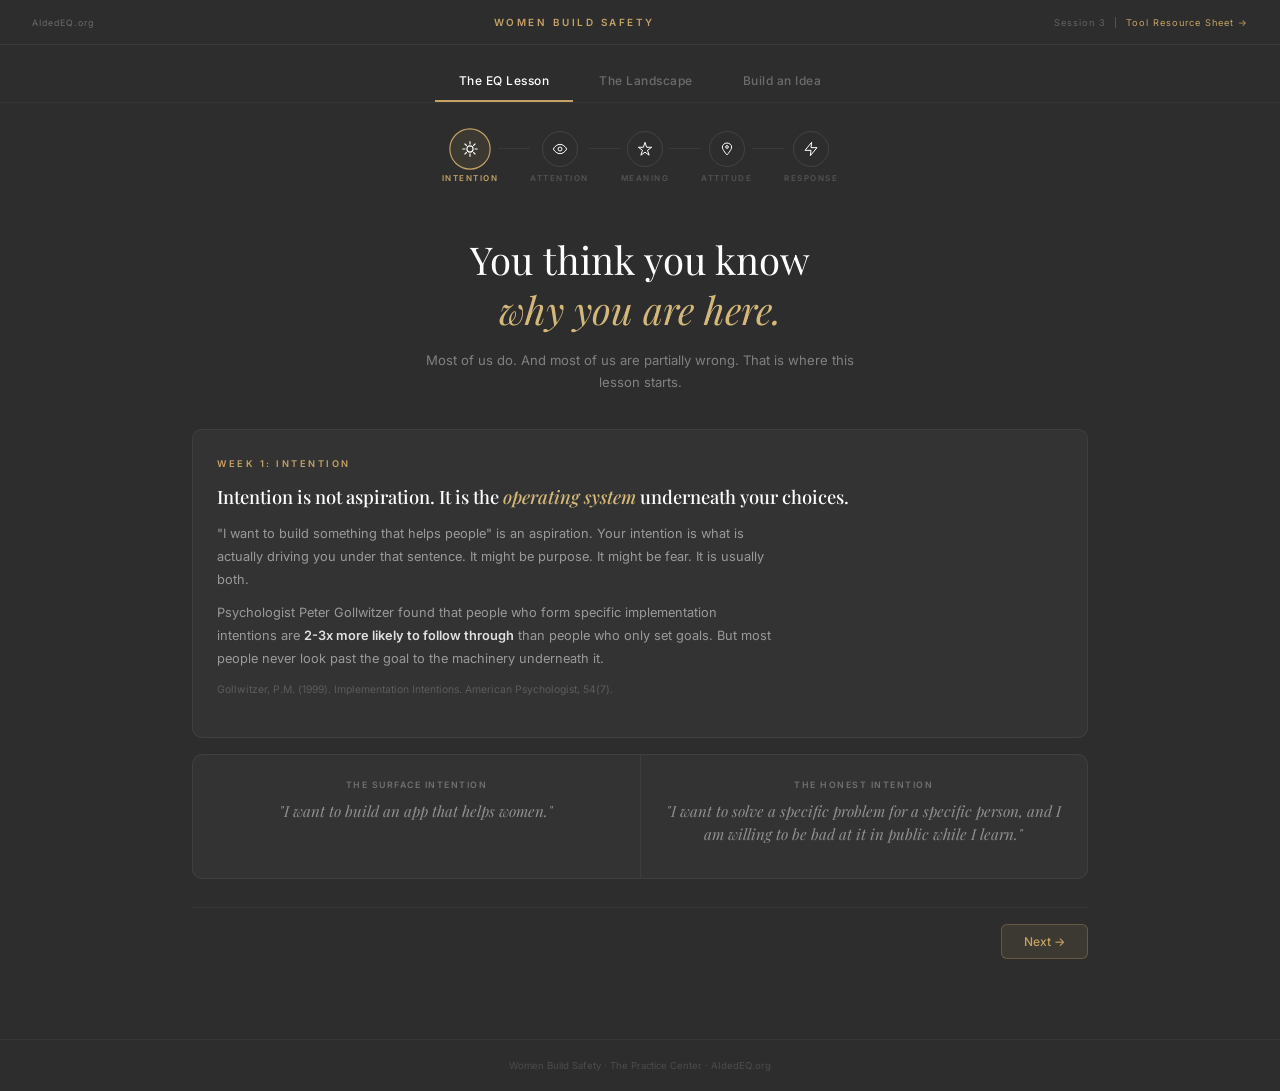
<file: resources/session3.html>
<!DOCTYPE html>
<html lang="en">
<head>
<meta charset="UTF-8">
<meta name="viewport" content="width=device-width, initial-scale=1.0">
<title>Women Build Safety Session 3: Meaning &amp; Attitude | AIdedEQ</title>
<meta name="description" content="Session 3 of Women Build Safety: attention as a practice, 20+ existing safety tools, 14 unbuilt gaps including two menopause-specific, and three complete product walkthroughs with open team seats for the Buildathon.">
<meta name="author" content="JoYi Rhyss, AIdedEQ">
<meta name="robots" content="index, follow">
<link rel="canonical" href="https://aidedeq.org/resources/session3.html">
<meta property="og:title" content="Women Build Safety Session 3: Meaning &amp; Attitude">
<meta property="og:description" content="Your brain processes 11 million bits per second. You are conscious of about 50. Session 3 is about what you do with that noticing. 20+ tools, 14 unbuilt gaps, 3 product ideas with open seats.">
<meta property="og:type" content="article">
<meta property="og:url" content="https://aidedeq.org/resources/session3.html">
<meta property="og:image" content="https://aidedeq.org/images/og-share.png">
<meta property="og:site_name" content="AIdedEQ">
<meta property="og:locale" content="en_US">
<meta property="article:author" content="JoYi Rhyss">
<meta property="article:section" content="Workshops">
<meta name="twitter:card" content="summary_large_image">
<meta name="twitter:title" content="Women Build Safety Session 3: Meaning &amp; Attitude">
<meta name="twitter:description" content="Attention as a practice. 20+ tools mapped. 14 unbuilt gaps. 3 product ideas with open seats.">
<meta name="twitter:image" content="https://aidedeq.org/images/og-share.png">
<script type="application/ld+json">
{
  "@context": "https://schema.org",
  "@type": "Article",
  "headline": "Women Build Safety Session 3: Meaning & Attitude",
  "description": "Session 3 of Women Build Safety workshop: attention as a practice, landscape of 20+ women's safety tools across 6 dimensions, 14 unbuilt gaps, and 3 product concepts with open Buildathon team seats.",
  "author": {"@type": "Person", "name": "JoYi Rhyss", "url": "https://aidedeq.org"},
  "publisher": {"@type": "Organization", "name": "AIdedEQ", "url": "https://aidedeq.org", "logo": {"@type": "ImageObject", "url": "https://aidedeq.org/images/logo-ae-light.png"}},
  "datePublished": "2026-04-14",
  "dateModified": "2026-04-15",
  "mainEntityOfPage": {"@type": "WebPage", "@id": "https://aidedeq.org/resources/session3.html"},
  "image": "https://aidedeq.org/images/og-share.png",
  "keywords": "women's safety, AI for women, menopause tech, domestic violence tools, attention practice, Buildathon, Women Build AI"
}
</script>
<link href="https://fonts.googleapis.com/css2?family=Playfair+Display:ital,wght@0,400;0,500;0,600;0,700;1,400;1,500&family=Inter:wght@300;400;500;600;700&display=swap" rel="stylesheet">
<style>
:root {
  --sage:#5B7B5E;--sage-deep:#3D5A40;--sage-mist:#E8F0E9;
  --cream:#F5F0E8;--cream-warm:#FAF7F0;
  --charcoal:#2D2D2D;--charcoal-soft:#4A4A4A;
  --gold:#C4A265;--gold-light:#D4B87A;
  --rust:#A85232;--pencil:#8A8677;
  --physical:#C75B3F;--structural:#8B6DB0;--reproductive:#D4798A;
  --digital:#3D7EAA;--economic:#C4A265;--psychological:#5B7B5E;
}
*{margin:0;padding:0;box-sizing:border-box;}
body{font-family:'Inter',sans-serif;background:var(--charcoal);color:white;min-height:100vh;overflow-x:hidden;}

/* ICONS */
.icon{display:inline-flex;align-items:center;justify-content:center;width:24px;height:24px;flex-shrink:0;}
.icon svg{width:100%;height:100%;}
.icon-sm{width:18px;height:18px;}
.icon-lg{width:32px;height:32px;}
.icon-xl{width:40px;height:40px;}

/* TOP BAR */
.top-bar{display:flex;justify-content:space-between;align-items:center;padding:16px 32px;border-bottom:1px solid rgba(255,255,255,0.06);position:sticky;top:0;background:var(--charcoal);z-index:100;}
.top-bar .brand{font-size:0.62rem;font-weight:600;letter-spacing:2.5px;text-transform:uppercase;color:var(--gold);}
.top-bar .info{font-size:0.58rem;color:rgba(255,255,255,0.25);letter-spacing:1px;}

/* TABS */
.tab-bar{display:flex;justify-content:center;gap:2px;padding:16px 20px 0;border-bottom:1px solid rgba(255,255,255,0.04);flex-wrap:wrap;}
.tab-btn{padding:12px 24px;border:none;background:transparent;color:rgba(255,255,255,0.3);font-family:'Inter',sans-serif;font-size:0.75rem;font-weight:500;letter-spacing:0.5px;cursor:pointer;border-bottom:2px solid transparent;transition:all 0.3s;}
.tab-btn:hover{color:rgba(255,255,255,0.55);}
.tab-btn.active{color:white;border-bottom-color:var(--gold);}
.tab-panel{display:none;}
.tab-panel.active{display:block;}

/* STAGE */
.stage{max-width:960px;margin:0 auto;padding:0 32px 80px;}

/* COMMON */
.section-label{font-size:0.58rem;font-weight:600;letter-spacing:2.5px;text-transform:uppercase;color:var(--gold);margin-bottom:16px;}
.hero-block{text-align:center;padding:44px 20px 36px;}
.hero-title{font-family:'Playfair Display',serif;font-size:clamp(1.6rem,3.5vw,2.4rem);font-weight:400;line-height:1.3;margin-bottom:14px;}
.hero-title em{color:var(--gold-light);font-style:italic;}
.hero-sub{font-size:0.82rem;color:rgba(255,255,255,0.4);max-width:440px;margin:0 auto;line-height:1.7;}

/* CARDS */
.card{background:rgba(255,255,255,0.03);border:1px solid rgba(255,255,255,0.06);border-radius:10px;padding:28px 24px;margin-bottom:16px;position:relative;overflow:hidden;}
.card h3{font-family:'Playfair Display',serif;font-size:1.15rem;font-weight:500;margin-bottom:12px;line-height:1.35;}
.card h3 em{color:var(--gold-light);font-style:italic;}
.card p{font-size:0.8rem;line-height:1.8;color:rgba(255,255,255,0.5);margin-bottom:10px;max-width:560px;}
.card p strong{color:rgba(255,255,255,0.85);font-weight:600;}

/* NAV BUTTONS */
.section-nav{display:flex;justify-content:space-between;margin-top:28px;padding-top:16px;border-top:1px solid rgba(255,255,255,0.05);}
.nav-btn{padding:9px 22px;border:1px solid rgba(255,255,255,0.1);background:transparent;color:rgba(255,255,255,0.45);font-family:'Inter',sans-serif;font-size:0.75rem;font-weight:500;border-radius:6px;cursor:pointer;transition:all 0.2s;display:flex;align-items:center;gap:6px;}
.nav-btn:hover{border-color:var(--gold);color:var(--gold);}
.nav-btn.primary{background:rgba(196,162,101,0.1);border-color:rgba(196,162,101,0.3);color:var(--gold);}
.nav-btn.hidden{visibility:hidden;}

@keyframes fadeSlide{from{opacity:0;transform:translateY(10px);}to{opacity:1;transform:translateY(0);}}
.lesson-section,.step-content{display:none;animation:fadeSlide 0.45s ease;}
.lesson-section.active,.step-content.active{display:block;}

/* ============ TAB 1: ATTENTION ============ */
.spine{display:flex;justify-content:center;align-items:center;gap:0;padding:28px 0 8px;}
.spine-node{display:flex;flex-direction:column;align-items:center;cursor:pointer;transition:all 0.3s;}
.spine-dot{width:36px;height:36px;border-radius:50%;border:1.5px solid rgba(255,255,255,0.1);display:flex;align-items:center;justify-content:center;transition:all 0.3s;background:transparent;}
.spine-node.active .spine-dot{border-color:var(--gold);background:rgba(196,162,101,0.1);transform:scale(1.15);}
.spine-node.done .spine-dot{border-color:rgba(91,123,94,0.4);background:rgba(91,123,94,0.08);}
.spine-lbl{font-size:0.5rem;font-weight:600;letter-spacing:1.5px;text-transform:uppercase;color:rgba(255,255,255,0.18);margin-top:6px;transition:color 0.3s;}
.spine-node.active .spine-lbl{color:var(--gold);}
.spine-wire{width:32px;height:1px;background:rgba(255,255,255,0.06);margin-bottom:18px;}

/* Research nuggets */
.nuggets{display:grid;grid-template-columns:repeat(auto-fit,minmax(220px,1fr));gap:10px;margin-top:8px;}
.nugget{background:rgba(255,255,255,0.03);border:1px solid rgba(255,255,255,0.06);border-radius:8px;padding:20px 16px;cursor:pointer;transition:all 0.3s;}
.nugget:hover{background:rgba(255,255,255,0.06);transform:translateY(-2px);}
.nugget .n-stat{font-family:'Playfair Display',serif;font-size:1.5rem;font-weight:700;color:var(--gold-light);margin-bottom:6px;}
.nugget .n-text{font-size:0.75rem;line-height:1.6;color:rgba(255,255,255,0.45);margin-bottom:6px;}
.nugget .n-src{font-size:0.55rem;color:rgba(255,255,255,0.2);text-transform:uppercase;letter-spacing:0.5px;}
.nugget .n-more{font-size:0.72rem;line-height:1.6;color:rgba(255,255,255,0.35);max-height:0;overflow:hidden;transition:all 0.4s;}
.nugget.open .n-more{max-height:100px;margin-top:8px;padding-top:8px;border-top:1px solid rgba(255,255,255,0.05);}

/* Compare */
.compare{display:flex;background:rgba(255,255,255,0.03);border-radius:10px;overflow:hidden;margin:16px 0;border:1px solid rgba(255,255,255,0.06);}
.compare-side{flex:1;padding:24px 20px;cursor:pointer;transition:all 0.4s;text-align:center;}
.compare-side:first-child{border-right:1px solid rgba(255,255,255,0.05);}
.compare-side .c-label{font-size:0.55rem;font-weight:600;letter-spacing:1.5px;text-transform:uppercase;margin-bottom:10px;transition:color 0.3s;color:rgba(255,255,255,0.3);}
.compare-side .c-quote{font-family:'Playfair Display',serif;font-size:0.95rem;font-style:italic;line-height:1.5;color:rgba(255,255,255,0.45);transition:color 0.3s;margin-bottom:8px;}
.compare-side .c-body{font-size:0.72rem;color:rgba(255,255,255,0.3);line-height:1.6;max-height:0;overflow:hidden;transition:all 0.4s;}
.compare-side.lit{background:rgba(196,162,101,0.05);}
.compare-side.lit .c-label{color:var(--gold);}
.compare-side.lit .c-quote{color:var(--gold-light);}
.compare-side.lit .c-body{max-height:120px;margin-top:6px;}
.compare-side.dim{opacity:0.35;}

/* Traps */
.trap{display:flex;align-items:flex-start;gap:14px;padding:16px 18px;background:rgba(255,255,255,0.02);border:1px solid rgba(255,255,255,0.04);border-radius:8px;cursor:pointer;transition:all 0.3s;margin-bottom:6px;}
.trap:hover{background:rgba(255,255,255,0.04);border-color:rgba(255,255,255,0.08);}
.trap .trap-body{flex:1;}
.trap .t-name{font-family:'Playfair Display',serif;font-size:0.9rem;font-weight:600;margin-bottom:3px;}
.trap .t-desc{font-size:0.72rem;color:rgba(255,255,255,0.38);line-height:1.6;}
.trap .t-shift{font-size:0.72rem;color:var(--sage);font-weight:500;line-height:1.6;max-height:0;overflow:hidden;transition:all 0.4s;}
.trap.open .t-shift{max-height:80px;margin-top:6px;padding-top:6px;border-top:1px solid rgba(255,255,255,0.04);}
.trap .t-arrow{font-size:0.65rem;color:rgba(255,255,255,0.12);transition:transform 0.3s;margin-top:3px;}
.trap.open .t-arrow{transform:rotate(90deg);color:var(--sage);}

/* Breathing */
.breath-wrap{text-align:center;padding:36px 20px;}
.breath-info{font-size:0.75rem;color:rgba(255,255,255,0.35);margin-bottom:20px;line-height:1.7;}
.breath-outer{width:220px;height:220px;border-radius:50%;border:1px solid rgba(196,162,101,0.15);margin:0 auto 24px;display:flex;align-items:center;justify-content:center;position:relative;}
.breath-inner{width:50px;height:50px;border-radius:50%;background:rgba(196,162,101,0.08);border:1.5px solid rgba(196,162,101,0.3);transition:all 4s ease-in-out;display:flex;align-items:center;justify-content:center;}
.breath-inner.expand{width:170px;height:170px;background:rgba(196,162,101,0.04);border-color:rgba(196,162,101,0.5);}
.breath-inner.hold{width:170px;height:170px;background:rgba(196,162,101,0.06);border-color:rgba(196,162,101,0.4);transition:all 0.3s;}
.breath-word{font-family:'Playfair Display',serif;font-size:0.9rem;font-style:italic;color:var(--gold-light);position:absolute;}
.breath-btn{padding:10px 28px;border:1px solid rgba(196,162,101,0.3);background:rgba(196,162,101,0.08);color:var(--gold);font-family:'Inter',sans-serif;font-size:0.75rem;font-weight:500;border-radius:6px;cursor:pointer;transition:all 0.2s;}
.breath-btn:hover{background:rgba(196,162,101,0.15);border-color:var(--gold);}
.breath-btn:disabled{opacity:0.35;cursor:default;}
.breath-count{font-size:0.6rem;color:rgba(255,255,255,0.18);margin-top:12px;letter-spacing:1px;}

/* Practice */
.practice{background:rgba(91,123,94,0.07);border:1px solid rgba(91,123,94,0.18);border-radius:10px;padding:28px 24px;text-align:center;}
.practice .p-label{font-size:0.55rem;font-weight:600;letter-spacing:2px;text-transform:uppercase;color:var(--sage);margin-bottom:12px;}
.practice .p-prompt{font-family:'Playfair Display',serif;font-size:1rem;font-style:italic;line-height:1.6;color:rgba(255,255,255,0.7);max-width:420px;margin:0 auto;}

/* ============ TAB 2: LANDSCAPE ============ */
.dim-grid{display:grid;grid-template-columns:repeat(auto-fit,minmax(280px,1fr));gap:2px;margin:8px 0 24px;}
.dim-card{padding:28px 22px;background:rgba(255,255,255,0.03);border-left:3px solid;transition:background 0.3s;}
.dim-card:hover{background:rgba(255,255,255,0.06);cursor:pointer;transform:translateY(-2px);transition:all 0.3s;}
.dim-card.physical{border-color:var(--physical);}
.dim-card.structural{border-color:var(--structural);}
.dim-card.reproductive{border-color:var(--reproductive);}
.dim-card.digital{border-color:var(--digital);}
.dim-card.economic{border-color:var(--economic);}
.dim-card.psychological{border-color:var(--psychological);}
.dim-card .d-num{font-family:'Playfair Display',serif;font-size:2rem;font-weight:700;opacity:0.1;position:absolute;top:12px;right:16px;}
.dim-card{position:relative;}
.dim-card h4{font-family:'Playfair Display',serif;font-size:1rem;font-weight:600;margin-bottom:6px;}
.dim-card .d-q{font-size:0.72rem;font-style:italic;color:rgba(255,255,255,0.4);margin-bottom:8px;}
.dim-card .d-tools{display:flex;flex-wrap:wrap;gap:4px;margin-top:10px;}
.dim-card .d-tag{font-size:0.6rem;font-weight:500;padding:2px 8px;border-radius:3px;background:rgba(255,255,255,0.06);color:rgba(255,255,255,0.4);}

/* Stats */
.stats{display:grid;grid-template-columns:repeat(auto-fit,minmax(170px,1fr));gap:24px;padding:36px 0;text-align:center;}
.stat .s-num{font-family:'Playfair Display',serif;font-size:2.2rem;font-weight:700;color:var(--gold-light);line-height:1;margin-bottom:6px;}
.stat .s-text{font-size:0.72rem;line-height:1.5;color:rgba(255,255,255,0.5);}
.stat .s-src{font-size:0.55rem;color:rgba(255,255,255,0.2);margin-top:4px;text-transform:uppercase;letter-spacing:0.5px;}

/* Gaps */
.gaps-grid{display:grid;grid-template-columns:repeat(auto-fit,minmax(270px,1fr));gap:12px;}
.gap-card{background:rgba(255,255,255,0.03);border:1px solid rgba(255,255,255,0.06);border-radius:8px;padding:22px 18px;border-top:3px solid var(--rust);cursor:pointer;transition:all 0.3s;}
.gap-card:hover{background:rgba(255,255,255,0.06);transform:translateY(-2px);}
.gap-card .g-num{font-size:0.58rem;font-weight:700;color:var(--rust);letter-spacing:1px;margin-bottom:6px;}
.gap-card h4{font-family:'Playfair Display',serif;font-size:0.95rem;font-weight:600;margin-bottom:8px;line-height:1.35;}
.gap-card p{font-size:0.72rem;line-height:1.6;color:rgba(255,255,255,0.4);margin-bottom:10px;}
.gap-card .g-dims{display:flex;gap:4px;flex-wrap:wrap;}
.gap-dim{font-size:0.55rem;font-weight:600;text-transform:uppercase;letter-spacing:0.5px;padding:2px 7px;border-radius:3px;}
.gap-dim.physical{background:rgba(199,91,63,0.1);color:var(--physical);}
.gap-dim.structural{background:rgba(139,109,176,0.1);color:var(--structural);}
.gap-dim.reproductive{background:rgba(212,121,138,0.1);color:var(--reproductive);}
.gap-dim.digital{background:rgba(61,126,170,0.1);color:var(--digital);}
.gap-dim.economic{background:rgba(196,162,101,0.1);color:#A08540;}
.gap-dim.psychological{background:rgba(91,123,94,0.1);color:var(--psychological);}
.gap-dim.all{background:rgba(255,255,255,0.04);color:rgba(255,255,255,0.4);}

/* ============ TAB 3: BUILD ============ */
.ex-tabs{display:flex;justify-content:center;gap:4px;padding:20px 0 0;}
.ex-tab{padding:12px 24px;border:none;background:rgba(255,255,255,0.03);color:rgba(255,255,255,0.35);font-family:'Playfair Display',serif;font-size:0.88rem;cursor:pointer;border-radius:6px 6px 0 0;transition:all 0.3s;position:relative;}
.ex-tab:hover{color:rgba(255,255,255,0.55);}
.ex-tab.active{background:rgba(255,255,255,0.06);color:white;}
.ex-tab.active::after{content:'';position:absolute;bottom:0;left:20%;right:20%;height:2px;background:var(--gold);}
.ex-tab .et-dim{font-family:'Inter',sans-serif;font-size:0.55rem;font-weight:600;letter-spacing:1px;text-transform:uppercase;display:block;margin-top:3px;}

/* Step dots */
.step-nav{display:flex;align-items:center;justify-content:center;gap:0;padding:24px 0 8px;}
.s-dot{width:38px;height:38px;border-radius:50%;border:1.5px solid rgba(255,255,255,0.1);background:transparent;color:rgba(255,255,255,0.2);font-family:'Inter',sans-serif;font-size:0.65rem;font-weight:600;cursor:pointer;transition:all 0.3s;display:flex;align-items:center;justify-content:center;position:relative;z-index:2;}
.s-dot:hover{border-color:rgba(255,255,255,0.25);color:rgba(255,255,255,0.4);}
.s-dot.active{border-color:var(--gold);color:var(--gold);background:rgba(196,162,101,0.1);transform:scale(1.12);}
.s-dot.past{border-color:rgba(196,162,101,0.35);color:rgba(196,162,101,0.5);}
.s-wire{width:48px;height:1px;background:rgba(255,255,255,0.06);z-index:1;}
.step-labels{display:flex;justify-content:center;gap:0;margin-top:-8px;margin-bottom:24px;}
.step-lbl{width:86px;text-align:center;font-size:0.5rem;font-weight:500;letter-spacing:0.5px;text-transform:uppercase;color:rgba(255,255,255,0.15);transition:color 0.3s;}
.step-lbl.active{color:var(--gold);}

/* Voice */
.voice{background:rgba(255,255,255,0.03);border:1px solid rgba(255,255,255,0.05);border-radius:10px;padding:36px 28px;position:relative;overflow:hidden;}
.voice .q-mark{font-family:'Playfair Display',serif;font-size:5rem;color:rgba(196,162,101,0.1);position:absolute;top:6px;left:18px;line-height:1;}
.voice .v-quote{font-family:'Playfair Display',serif;font-size:clamp(1.2rem,2.8vw,1.7rem);font-style:italic;line-height:1.4;color:white;max-width:480px;position:relative;z-index:1;}
.voice .v-quote em{color:var(--gold-light);}
.voice .v-ctx{margin-top:18px;font-size:0.78rem;color:rgba(255,255,255,0.38);line-height:1.7;max-width:440px;position:relative;z-index:1;}
.voice .v-arrow{font-size:0.7rem;color:var(--gold);margin-top:16px;font-weight:500;cursor:pointer;display:inline-flex;align-items:center;gap:6px;position:relative;z-index:1;transition:gap 0.2s;}
.voice .v-arrow:hover{gap:10px;}

/* Patterns */
.pat-grid{display:grid;grid-template-columns:repeat(auto-fit,minmax(200px,1fr));gap:10px;}
.pat{background:rgba(255,255,255,0.03);border:1px solid rgba(255,255,255,0.05);border-radius:8px;padding:20px 16px;cursor:pointer;transition:all 0.3s;position:relative;}
.pat:hover{background:rgba(255,255,255,0.06);transform:translateY(-2px);}
.pat .p-icon{margin-bottom:10px;}
.pat .p-name{font-family:'Playfair Display',serif;font-size:0.88rem;font-weight:600;margin-bottom:6px;}
.pat .p-who{font-size:0.68rem;color:rgba(255,255,255,0.3);line-height:1.5;margin-bottom:6px;}
.pat .p-miss{font-size:0.72rem;color:var(--rust);font-weight:500;line-height:1.5;max-height:0;overflow:hidden;transition:all 0.4s;}
.pat.expanded .p-miss{max-height:90px;margin-top:8px;padding-top:8px;border-top:1px solid rgba(255,255,255,0.05);}
.pat .p-tap{font-size:0.5rem;color:rgba(255,255,255,0.15);text-transform:uppercase;letter-spacing:1px;position:absolute;bottom:8px;right:12px;transition:opacity 0.3s;}
.pat.expanded .p-tap{opacity:0;}

/* Void */
.void{text-align:center;padding:32px 0;}
.void-ring{width:240px;height:240px;border-radius:50%;border:1.5px dashed rgba(196,162,101,0.2);margin:0 auto 28px;display:flex;align-items:center;justify-content:center;position:relative;animation:voidPulse 4s ease-in-out infinite;}
@keyframes voidPulse{0%,100%{border-color:rgba(196,162,101,0.15);}50%{border-color:rgba(196,162,101,0.35)}}
.void-ring .v-center{font-family:'Playfair Display',serif;font-size:0.9rem;font-style:italic;color:var(--gold-light);max-width:160px;line-height:1.5;}
.void-ring .o-dot{position:absolute;width:7px;height:7px;border-radius:50%;background:rgba(255,255,255,0.12);}
.void-ring .o-dot:nth-child(2){top:-3px;left:50%;transform:translateX(-50%);}
.void-ring .o-dot:nth-child(3){top:18%;right:-3px;}
.void-ring .o-dot:nth-child(4){bottom:18%;right:-3px;}
.void-ring .o-dot:nth-child(5){bottom:-3px;left:50%;transform:translateX(-50%);}
.void-ring .o-dot:nth-child(6){bottom:18%;left:-3px;}
.void-ring .o-dot:nth-child(7){top:18%;left:-3px;}
.void-ring .o-label{position:absolute;font-size:0.55rem;color:rgba(255,255,255,0.2);white-space:nowrap;}
.void-ring .o-label:nth-child(8){top:-20px;left:50%;transform:translateX(-50%);}
.void-ring .o-label:nth-child(9){top:16%;right:-70px;}
.void-ring .o-label:nth-child(10){bottom:16%;right:-65px;}
.void-ring .o-label:nth-child(11){bottom:-20px;left:50%;transform:translateX(-50%);}
.void-ring .o-label:nth-child(12){bottom:16%;left:-60px;}
.void-ring .o-label:nth-child(13){top:16%;left:-55px;}
.gap-stmt{font-family:'Playfair Display',serif;font-size:clamp(0.95rem,2vw,1.2rem);font-style:italic;color:var(--gold-light);max-width:460px;margin:0 auto;line-height:1.6;padding:16px 20px;border:1px solid rgba(196,162,101,0.12);border-radius:8px;background:rgba(196,162,101,0.03);}

/* Phone */
.prd-layout{display:grid;grid-template-columns:280px 1fr;gap:28px;align-items:start;}
@media(max-width:720px){.prd-layout{grid-template-columns:1fr;}}
.phone{width:280px;background:#1a1a1a;border-radius:24px;padding:10px;border:2px solid rgba(255,255,255,0.07);margin:0 auto;}
.phone-scr{background:#111;border-radius:18px;overflow:hidden;}
.phone-bar{display:flex;justify-content:space-between;padding:7px 14px 3px;font-size:0.55rem;color:rgba(255,255,255,0.35);}
.phone-grid{display:grid;grid-template-columns:repeat(4,1fr);gap:10px 8px;padding:14px 12px;}
.p-app{text-align:center;cursor:pointer;transition:transform 0.2s;}
.p-app:hover{transform:scale(1.08);}
.p-app .a-icon{width:40px;height:40px;border-radius:10px;margin:0 auto 3px;display:flex;align-items:center;justify-content:center;font-size:1.1rem;}
.p-app .a-lbl{font-size:0.45rem;color:rgba(255,255,255,0.35);}
.p-app.secret .a-icon{background:rgba(255,255,255,0.06);border:1px dashed var(--gold);animation:secretP 3s ease-in-out infinite;}
@keyframes secretP{0%,100%{border-color:rgba(196,162,101,0.25);}50%{border-color:rgba(196,162,101,0.65);}}
.p-app.secret .a-lbl{color:var(--gold);font-weight:600;}
.a-icon.weather{background:linear-gradient(135deg,#4A90D9,#7BC8F7);}
.a-icon.photos{background:linear-gradient(135deg,#FF6B6B,#FFA07A);}
.a-icon.msg{background:linear-gradient(135deg,#34C759,#30D158);}
.a-icon.maps{background:linear-gradient(135deg,#5856D6,#AF52DE);}
.a-icon.cal{background:#fff;color:#333;font-weight:700;font-size:0.75rem;}
.a-icon.set{background:rgba(255,255,255,0.1);}
.a-icon.cam{background:rgba(255,255,255,0.08);}

/* PRD accordion */
.prd-secs{display:flex;flex-direction:column;gap:5px;}
.prd-sec{background:rgba(255,255,255,0.03);border:1px solid rgba(255,255,255,0.05);border-radius:7px;overflow:hidden;}
.prd-sec:hover{border-color:rgba(255,255,255,0.08);}
.prd-hdr{display:flex;justify-content:space-between;align-items:center;padding:12px 16px;cursor:pointer;}
.prd-hdr .ph-title{font-size:0.72rem;font-weight:600;color:rgba(255,255,255,0.6);}
.prd-hdr .ph-chev{font-size:0.6rem;color:rgba(255,255,255,0.15);transition:transform 0.3s;}
.prd-sec.open .ph-chev{transform:rotate(180deg);}
.prd-body{max-height:0;overflow:hidden;transition:max-height 0.4s,padding 0.3s;padding:0 16px;}
.prd-sec.open .prd-body{max-height:260px;padding:0 16px 14px;}
.prd-body p,.prd-body li{font-size:0.72rem;line-height:1.7;color:rgba(255,255,255,0.42);}
.prd-body ul{list-style:none;padding:0;}
.prd-body ul li{padding:3px 0 3px 14px;position:relative;}
.prd-body ul li::before{content:'\2192';position:absolute;left:0;color:var(--gold);font-size:0.65rem;}
.prd-name{font-family:'Playfair Display',serif;font-size:1.15rem;font-style:italic;color:var(--gold-light);margin-bottom:4px;}
.prd-liner{font-size:0.78rem;color:rgba(255,255,255,0.45);line-height:1.6;margin-bottom:16px;max-width:380px;}

/* Seats */
.seats{display:grid;grid-template-columns:repeat(auto-fit,minmax(190px,1fr));gap:12px;}
.seat{background:rgba(255,255,255,0.03);border:1px solid rgba(255,255,255,0.05);border-radius:8px;padding:24px 18px;text-align:center;transition:all 0.3s;cursor:pointer;}
.seat:hover{border-color:rgba(196,162,101,0.25);background:rgba(255,255,255,0.05);transform:translateY(-2px);}
.seat.filled{border-color:var(--sage);background:rgba(91,123,94,0.06);}
.seat-icon{width:48px;height:48px;border-radius:50%;margin:0 auto 10px;display:flex;align-items:center;justify-content:center;}
.seat.filled .seat-icon{background:rgba(91,123,94,0.12);border:1.5px solid var(--sage);}
.seat.open .seat-icon{border:1.5px dashed rgba(196,162,101,0.35);animation:secretP 3s ease-in-out infinite;}
.seat .s-role{font-family:'Playfair Display',serif;font-size:0.88rem;font-weight:600;margin-bottom:6px;}
.seat.filled .s-role{color:var(--sage-mist);}
.seat.open .s-role{color:var(--gold-light);}
.seat .s-brings{font-size:0.68rem;line-height:1.5;color:rgba(255,255,255,0.35);margin-bottom:8px;}
.seat .s-status{font-size:0.55rem;font-weight:600;letter-spacing:1.5px;text-transform:uppercase;padding:3px 10px;border-radius:10px;display:inline-block;}
.seat.filled .s-status{background:rgba(91,123,94,0.12);color:var(--sage);}
.seat.open .s-status{background:rgba(196,162,101,0.08);color:var(--gold);}
.claim{margin-top:24px;text-align:center;padding:24px 20px;border:1px dashed rgba(196,162,101,0.18);border-radius:8px;background:rgba(196,162,101,0.02);}
.claim .cl-text{font-family:'Playfair Display',serif;font-size:0.95rem;font-style:italic;color:var(--gold-light);margin-bottom:6px;}
.claim .cl-sub{font-size:0.68rem;color:rgba(255,255,255,0.25);}

/* FOOTER */
.page-footer{text-align:center;padding:20px;font-size:0.6rem;color:rgba(255,255,255,0.15);border-top:1px solid rgba(255,255,255,0.04);}

@media(max-width:640px){
  .stage{padding:0 18px 60px;}
  .dim-grid{grid-template-columns:1fr;}
  .gaps-grid{grid-template-columns:1fr;}
  .stats{grid-template-columns:repeat(2,1fr);gap:16px;}
  .compare{flex-direction:column;}
  .compare-side:first-child{border-right:none;border-bottom:1px solid rgba(255,255,255,0.05);}
  .pat-grid{grid-template-columns:1fr 1fr;}
  .seats{grid-template-columns:1fr;}
  .prd-layout{grid-template-columns:1fr;}
  .phone{width:240px;}
  .s-wire{width:28px;}
}

/* Intention: crisis grid */
.crisis-grid{display:grid;grid-template-columns:repeat(auto-fit,minmax(240px,1fr));gap:10px;margin:12px 0;}
.crisis-card{background:rgba(255,255,255,0.03);border:1px solid rgba(255,255,255,0.06);border-radius:8px;padding:22px 18px;text-align:center;cursor:pointer;transition:all 0.3s;}
.crisis-card:hover{background:rgba(255,255,255,0.06);transform:translateY(-2px);}
.crisis-card .cc-stat{font-family:'Playfair Display',serif;font-size:2rem;font-weight:700;margin-bottom:6px;}
.crisis-card .cc-stat.danger{color:var(--rust);}
.crisis-card .cc-stat.warn{color:var(--reproductive);}
.crisis-card .cc-stat.gold{color:var(--gold-light);}
.crisis-card .cc-text{font-size:0.72rem;line-height:1.6;color:rgba(255,255,255,0.42);margin-bottom:6px;}
.crisis-card .cc-src{font-size:0.52rem;color:rgba(255,255,255,0.18);text-transform:uppercase;letter-spacing:0.5px;}
.crisis-card .cc-more{font-size:0.7rem;line-height:1.6;color:rgba(255,255,255,0.3);max-height:0;overflow:hidden;transition:all 0.4s;}
.crisis-card.open .cc-more{max-height:140px;margin-top:8px;padding-top:8px;border-top:1px solid rgba(255,255,255,0.04);}

.market-bar{display:flex;align-items:stretch;gap:2px;margin:16px 0;border-radius:8px;overflow:hidden;}
.market-seg{flex:1;padding:20px 14px;background:rgba(255,255,255,0.03);text-align:center;transition:background 0.3s;}
.market-seg:hover{background:rgba(255,255,255,0.06);}
.market-seg .ms-num{font-family:'Playfair Display',serif;font-size:1.6rem;font-weight:700;color:var(--gold-light);margin-bottom:4px;}
.market-seg .ms-text{font-size:0.65rem;color:rgba(255,255,255,0.3);line-height:1.4;}

.comp-strip{display:flex;flex-wrap:wrap;gap:6px;margin:12px 0;}
.comp-chip{padding:5px 12px;background:rgba(255,255,255,0.04);border:1px solid rgba(255,255,255,0.06);border-radius:20px;font-size:0.65rem;color:rgba(255,255,255,0.35);display:flex;align-items:center;gap:6px;}
.comp-chip .cf{color:var(--gold);font-weight:600;}
.comp-chip .cg{color:var(--rust);font-size:0.6rem;font-style:italic;}

@media(max-width:640px){
  .crisis-grid{grid-template-columns:1fr 1fr;}
  .market-bar{flex-wrap:wrap;}
  .market-seg{min-width:48%;}
  .comp-strip{gap:4px;}
}
</style>
</head>
<body>

<div class="top-bar">
  <a href="https://aidedeq.org" style="text-decoration:none;color:rgba(255,255,255,0.3);font-size:0.55rem;letter-spacing:1px;">AIdedEQ.org</a>
  <span class="brand">Women Build Safety</span>
  <span class="info">Session 3 &nbsp;|&nbsp; <a href="/resources/safety.html" style="color:var(--gold);text-decoration:none;font-size:0.58rem;">Tool Resource Sheet &rarr;</a></span>
</div>

<div class="tab-bar">
  <button class="tab-btn active" onclick="switchTab('lesson')">The EQ Lesson</button>
  <button class="tab-btn" onclick="switchTab('landscape')">The Landscape</button>
  <button class="tab-btn" onclick="switchTab('build')">Build an Idea</button>
</div>

<!-- ============================================================
     TAB 1: THE ATTENTION LESSON
     ============================================================ -->
<div class="tab-panel active" id="tab-lesson">
<div class="stage">

  <div class="spine">
    <div class="spine-node active" onclick="goSpine(0)"><div class="spine-dot"><svg width="16" height="16" viewBox="0 0 24 24" fill="none" stroke="currentColor" stroke-width="1.5"><circle cx="12" cy="12" r="4"/><path d="M12 2v4M12 18v4M4.93 4.93l2.83 2.83M16.24 16.24l2.83 2.83M2 12h4M18 12h4M4.93 19.07l2.83-2.83M16.24 7.76l2.83-2.83"/></svg></div><div class="spine-lbl">Intention</div></div>
    <div class="spine-wire"></div>
    <div class="spine-node" onclick="goSpine(1)"><div class="spine-dot"><svg width="16" height="16" viewBox="0 0 24 24" fill="none" stroke="currentColor" stroke-width="1.5"><circle cx="12" cy="12" r="3"/><path d="M2 12c2-4 6-7 10-7s8 3 10 7c-2 4-6 7-10 7s-8-3-10-7z"/></svg></div><div class="spine-lbl">Attention</div></div>
    <div class="spine-wire"></div>
    <div class="spine-node" onclick="goSpine(2)"><div class="spine-dot"><svg width="16" height="16" viewBox="0 0 24 24" fill="none" stroke="currentColor" stroke-width="1.5"><path d="M12 2l2.4 7.4H22l-6.2 4.5 2.4 7.4L12 16.8l-6.2 4.5 2.4-7.4L2 9.4h7.6z"/></svg></div><div class="spine-lbl">Meaning</div></div>
    <div class="spine-wire"></div>
    <div class="spine-node"><div class="spine-dot"><svg width="16" height="16" viewBox="0 0 24 24" fill="none" stroke="currentColor" stroke-width="1.5"><path d="M12 3c-4 0-7 3-7 6 0 4 7 12 7 12s7-8 7-12c0-3-3-6-7-6z"/><circle cx="12" cy="9" r="2"/></svg></div><div class="spine-lbl">Attitude</div></div>
    <div class="spine-wire"></div>
    <div class="spine-node"><div class="spine-dot"><svg width="16" height="16" viewBox="0 0 24 24" fill="none" stroke="currentColor" stroke-width="1.5"><path d="M13 2L3 14h9l-1 8 10-12h-9l1-8z"/></svg></div><div class="spine-lbl">Response</div></div>
  </div>

  <!-- I1: What Is Your Real Intention? -->
  <div class="lesson-section active" data-ls="1">
    <div class="hero-block">
      <h2 class="hero-title">You think you know<br><em>why you are here.</em></h2>
      <p class="hero-sub">Most of us do. And most of us are partially wrong. That is where this lesson starts.</p>
    </div>
    <div class="card">
      <div class="section-label">Week 1: Intention</div>
      <h3>Intention is not aspiration. It is the <em>operating system</em> underneath your choices.</h3>
      <p>"I want to build something that helps people" is an aspiration. Your intention is what is actually driving you under that sentence. It might be purpose. It might be fear. It is usually both.</p>
      <p>Psychologist Peter Gollwitzer found that people who form specific implementation intentions are <strong>2-3x more likely to follow through</strong> than people who only set goals. But most people never look past the goal to the machinery underneath it.</p>
      <p style="font-size:0.65rem;color:rgba(255,255,255,0.2);margin-top:4px;">Gollwitzer, P.M. (1999). Implementation Intentions. American Psychologist, 54(7).</p>
    </div>
    <div class="compare">
      <div class="compare-side" onclick="litCompare(this)">
        <div class="c-label">The Surface Intention</div>
        <div class="c-quote">"I want to build an app that helps women."</div>
        <div class="c-body">This feels true. It sounds right. But it does not tell you what is actually steering. Underneath this sentence could be purpose, or it could be a very sophisticated way to manage fear.</div>
      </div>
      <div class="compare-side" onclick="litCompare(this)">
        <div class="c-label">The Honest Intention</div>
        <div class="c-quote">"I want to solve a specific problem for a specific person, and I am willing to be bad at it in public while I learn."</div>
        <div class="c-body">This one costs something. It requires tolerating imperfection, exposure, and the possibility of failure. If this sentence makes you uncomfortable, pay attention to that.</div>
      </div>
    </div>
  </div>

  <!-- I2: The Fear Underneath -->
  <div class="lesson-section" data-ls="2">
    <div class="hero-block">
      <h2 class="hero-title">Many of us are building<br>to manage <em>fear.</em></h2>
      <p class="hero-sub">That is not a judgment. It is a pattern. And patterns you can see, you can change.</p>
    </div>
    <div class="card">
      <div class="section-label">The Honest Look</div>
      <h3>Fear-based intention <em>feels like</em> purpose.</h3>
      <p>It sounds like "I want to help." But it acts like "I want to feel safe." The difference shows up in behavior, not words.</p>
    </div>
    <div class="nuggets">
      <div class="nugget" onclick="this.classList.toggle('open')">
        <div class="n-stat">Research</div>
        <div class="n-text">over-preparing instead of starting</div>
        <div class="n-src">Fear sign #1</div>
        <div class="n-more">When your intention is managing fear, research becomes a hiding place. You read 12 articles instead of building one prototype. Preparation feels productive. But preparation without action is a performance of readiness, not readiness itself.</div>
      </div>
      <div class="nugget" onclick="this.classList.toggle('open')">
        <div class="n-stat">Approval</div>
        <div class="n-text">building for validation instead of impact</div>
        <div class="n-src">Fear sign #2</div>
        <div class="n-more">If the first question in your head is "what will people think?" instead of "who does this help?", your intention has quietly shifted from serving others to protecting yourself. Both can coexist. But only one should steer.</div>
      </div>
      <div class="nugget" onclick="this.classList.toggle('open')">
        <div class="n-stat">Permission</div>
        <div class="n-text">waiting for someone to say you are ready</div>
        <div class="n-src">Fear sign #3</div>
        <div class="n-more">Readiness is a feeling you manufacture by starting, not a credential someone hands you. If you are waiting for permission, ask yourself: who exactly am I waiting for? And what happens if they never come?</div>
      </div>
    </div>
    <div class="card" style="margin-top:16px;border-color:rgba(196,162,101,0.15);">
      <p style="font-family:'Playfair Display',serif;font-size:0.95rem;font-style:italic;color:var(--gold-light);line-height:1.6;">None of this makes you broken. It makes you human. Fear is not the problem. Letting fear set your intention without your consent is the problem.</p>
    </div>
  </div>

  <!-- I3: The BOTH/AND -->
  <div class="lesson-section" data-ls="3">
    <div class="hero-block">
      <h2 class="hero-title">The system is real.<br><em>And so are the patterns we have internalized.</em></h2>
      <p class="hero-sub">This is not either/or. It is both/and. Tap each card.</p>
    </div>
    <div class="crisis-grid">
      <div class="crisis-card" onclick="this.classList.toggle('open')">
        <div class="cc-stat danger">2%</div>
        <div class="cc-text">of venture capital goes to women-founded companies</div>
        <div class="cc-src">PitchBook, 2023</div>
        <div class="cc-more">This is structural. Real. Not imagined. Women face funding barriers that men do not. Investors ask women "prevention" questions and men "promotion" questions, shaping outcomes before the pitch ends.</div>
      </div>
      <div class="crisis-card" onclick="this.classList.toggle('open')">
        <div class="cc-stat warn">100%</div>
        <div class="cc-text">qualified: the threshold women set before applying. Men apply at 60%.</div>
        <div class="cc-src">Mohr, 2014 / HP Internal Study</div>
        <div class="cc-more">This is internal. Women hold themselves to a standard of readiness that men do not require of themselves. The system did not create this alone, but the system reinforces it. Both are true.</div>
      </div>
      <div class="crisis-card" onclick="this.classList.toggle('open')">
        <div class="cc-stat danger">22%</div>
        <div class="cc-text">of AI professionals globally are women</div>
        <div class="cc-src">Stanford AI Index Report, 2023</div>
        <div class="cc-more">The AI landscape was not built for women. The teams are male-dominated, the products reflect male assumptions, and the funding flows to male founders. This is why women building in AI matters. Not despite the gap, because of it.</div>
      </div>
      <div class="crisis-card" onclick="this.classList.toggle('open')">
        <div class="cc-stat gold">2x</div>
        <div class="cc-text">more revenue per dollar invested: what women-founded companies generate</div>
        <div class="cc-src">BCG, 2018</div>
        <div class="cc-more">When women build, they build well. The problem is not capability. The problem is that building starts later because the cost of failure has been made higher, AND because perfectionism has been internalized as a survival strategy.</div>
      </div>
      <div class="crisis-card" onclick="this.classList.toggle('open')">
        <div class="cc-stat warn">30yrs</div>
        <div class="cc-text">of rising perfectionism, disproportionately in women</div>
        <div class="cc-src">Curran &amp; Hill, 2019</div>
        <div class="cc-more">Perfectionism is not a personality trait. It is a response to environments where mistakes are punished more harshly. Women learn it. And then it becomes the voice that says "not yet, not ready, not enough."</div>
      </div>
      <div class="crisis-card" onclick="this.classList.toggle('open')">
        <div class="cc-stat gold">Both</div>
        <div class="cc-text">the system disadvantages women AND women internalize patterns that compound it</div>
        <div class="cc-src">The BOTH/AND</div>
        <div class="cc-more">Men do not build better products. They ship faster because the cost of failure is lower AND because they were socialized to tolerate imperfection. Women can learn to ship ugly, seek feedback instead of permission, and build in public. The system must change. And so can we, right now, without waiting for it.</div>
      </div>
    </div>
    <div class="practice" style="margin-top:16px;">
      <div class="p-label">Your Intention Practice</div>
      <div class="p-prompt">Write your intention for this buildathon in one sentence.<br><br><strong style="color:var(--gold-light);">"I am building ____ because ____."</strong><br><br>Then ask: is this about managing my fear, or about solving someone's problem?<br>If it is both, that is honest. Start there.</div>
    </div>
  </div>

  <!-- S1: What is attention -->
  <div class="lesson-section" data-ls="4">
    <div class="hero-block">
      <h2 class="hero-title">Where your attention goes,<br><em>your life follows.</em></h2>
      <p class="hero-sub">Not what you believe. Not what you intend. What you actually pay attention to, day after day, is what you build.</p>
    </div>
    <div class="card">
      <div class="section-label">The Research</div>
      <h3>Your brain processes 11 million bits per second.<br>You are conscious of <em>about 50.</em></h3>
      <p>Attention is not just focus. It is a filter. It decides what becomes your reality and what gets discarded. The question is not "am I paying attention?" The question is <strong>"what have I been paying attention to without realizing it?"</strong></p>
    </div>
    <div class="nuggets">
      <div class="nugget" onclick="this.classList.toggle('open')">
        <div class="n-stat">47%</div>
        <div class="n-text">of waking hours, the average mind is wandering. Not present to what is actually happening.</div>
        <div class="n-src">Harvard, Killingsworth & Gilbert, 2010</div>
        <div class="n-more">The study tracked 2,250 adults via phone pings throughout the day. Mind-wandering predicted unhappiness more reliably than any activity they were doing.</div>
      </div>
      <div class="nugget" onclick="this.classList.toggle('open')">
        <div class="n-stat">8 weeks</div>
        <div class="n-text">of attention training physically changes the brain, increasing gray matter in areas tied to self-awareness and compassion.</div>
        <div class="n-src">Harvard, Lazar et al., 2011</div>
        <div class="n-more">MRI scans showed measurable thickening in the prefrontal cortex after 8 weeks of mindfulness practice. Attention is trainable, like a muscle.</div>
      </div>
      <div class="nugget" onclick="this.classList.toggle('open')">
        <div class="n-stat">11:1</div>
        <div class="n-text">ratio of negative to positive information the brain flags as important. Your attention has a built-in negativity bias.</div>
        <div class="n-src">Baumeister et al., 2001</div>
        <div class="n-more">Threats and criticisms register faster and stick longer than equivalent positive events. This was survival. Now it is often self-sabotage.</div>
      </div>
    </div>
  </div>

  <!-- S2: Being vs Doing -->
  <div class="lesson-section" data-ls="5">
    <div class="hero-block">
      <h2 class="hero-title">Being a good person<br>is not the same as<br><em>doing good things.</em></h2>
      <p class="hero-sub">One is an identity you protect. The other is a practice you choose, again and again, with your attention.</p>
    </div>
    <div class="compare">
      <div class="compare-side" onclick="litCompare(this)">
        <div class="c-label">The Identity Trap</div>
        <div class="c-quote">"I am a good person."</div>
        <div class="c-body">When your attention is on <strong>being</strong> good, you monitor how you appear. You defend your image. You get fragile when challenged because it threatens who you think you are.</div>
      </div>
      <div class="compare-side" onclick="litCompare(this)">
        <div class="c-label">The Practice Shift</div>
        <div class="c-quote">"I am doing something that adds value."</div>
        <div class="c-body">When your attention is on <strong>doing</strong> good, you look outward. You notice what is needed. You can be wrong, learn, and adjust because your worth is not on the table.</div>
      </div>
    </div>
    <div class="card">
      <div class="section-label">Why This Matters for Building</div>
      <p>If your attention is on <strong>"being a good founder"</strong> you will avoid feedback, resist pivots, and perform confidence instead of practicing honesty.</p>
      <p>If your attention is on <strong>"building something that helps real people"</strong> you will seek feedback, listen to the room, and let the product change shape because your ego is not the product.</p>
      <p style="color:var(--gold-light);font-family:'Playfair Display',serif;font-style:italic;">The difference is where you point your attention.</p>
    </div>
  </div>

  <!-- S3: Traps -->
  <div class="lesson-section" data-ls="6">
    <div class="hero-block">
      <h2 class="hero-title">Five ways attention<br><em>goes sideways.</em></h2>
      <p class="hero-sub">Tap each one to see the shift.</p>
    </div>
    <div>
      <div class="trap" onclick="this.classList.toggle('open')">
        <div class="icon"><svg width="20" height="20" viewBox="0 0 24 24" fill="none" stroke="currentColor" stroke-width="1.5"><rect x="3" y="3" width="18" height="18" rx="2"/><circle cx="12" cy="10" r="3"/><path d="M7 21v-1a5 5 0 0110 0v1"/></svg></div>
        <div class="trap-body"><div class="t-name">The Mirror Trap</div><div class="t-desc">Attention stuck on how you look to others. Performing competence instead of building it.</div><div class="t-shift">Shift: Ask "Who is this actually helping?" If the answer is only your image, redirect.</div></div>
        <div class="t-arrow">&#x203A;</div>
      </div>
      <div class="trap" onclick="this.classList.toggle('open')">
        <div class="icon"><svg width="20" height="20" viewBox="0 0 24 24" fill="none" stroke="currentColor" stroke-width="1.5"><path d="M17 3a2.83 2.83 0 114 4L7.5 20.5 2 22l1.5-5.5z"/></svg></div>
        <div class="trap-body"><div class="t-name">The Loop Trap</div><div class="t-desc">Replaying the same worry, conversation, or mistake. Attention locked on the past or future.</div><div class="t-shift">Shift: Name the loop out loud: "I'm looping." Then redirect to one physical sensation right now.</div></div>
        <div class="t-arrow">&#x203A;</div>
      </div>
      <div class="trap" onclick="this.classList.toggle('open')">
        <div class="icon"><svg width="20" height="20" viewBox="0 0 24 24" fill="none" stroke="currentColor" stroke-width="1.5"><path d="M18 20V10M12 20V4M6 20v-6"/></svg></div>
        <div class="trap-body"><div class="t-name">The Comparison Trap</div><div class="t-desc">Attention on what others have, what you lack. Measuring your chapter 1 against their chapter 20.</div><div class="t-shift">Shift: "What do I have right now that I can use?" Attention on assets, not gaps.</div></div>
        <div class="t-arrow">&#x203A;</div>
      </div>
      <div class="trap" onclick="this.classList.toggle('open')">
        <div class="icon"><svg width="20" height="20" viewBox="0 0 24 24" fill="none" stroke="currentColor" stroke-width="1.5"><circle cx="12" cy="12" r="10"/><path d="M12 6v6l4 2"/></svg></div>
        <div class="trap-body"><div class="t-name">The Busy Trap</div><div class="t-desc">Attention on activity, not impact. Feeling productive without producing anything that matters.</div><div class="t-shift">Shift: At the end of each day, name one thing you did that made someone's life better. If you cannot, tomorrow starts there.</div></div>
        <div class="t-arrow">&#x203A;</div>
      </div>
      <div class="trap" onclick="this.classList.toggle('open')">
        <div class="icon"><svg width="20" height="20" viewBox="0 0 24 24" fill="none" stroke="currentColor" stroke-width="1.5"><path d="M12 22s8-4 8-10V5l-8-3-8 3v7c0 6 8 10 8 10z"/></svg></div>
        <div class="trap-body"><div class="t-name">The Safety Trap</div><div class="t-desc">Attention on avoiding failure instead of pursuing growth. Playing not to lose instead of playing to build.</div><div class="t-shift">Shift: "What would I try if I knew the room would catch me?" This room will.</div></div>
        <div class="t-arrow">&#x203A;</div>
      </div>
    </div>
  </div>

  <!-- S4: Breathing -->
  <div class="lesson-section" data-ls="7">
    <div class="hero-block">
      <h2 class="hero-title">Before we go further,<br><em>come back to your body.</em></h2>
      <p class="hero-sub">Attention starts here. Not in your head. In your breath.</p>
    </div>
    <div class="card" style="border-color:rgba(91,123,94,0.18);background:rgba(91,123,94,0.04);">
      <div class="breath-wrap">
        <div class="breath-info">4 counts in. 7 counts hold. 8 counts out.<br>Three rounds. Your nervous system will do the rest.</div>
        <div class="breath-outer">
          <div class="breath-inner" id="bCircle"></div>
          <div class="breath-word" id="bText">ready</div>
        </div>
        <button class="breath-btn" id="bBtn" onclick="startBreath()">Begin breathing</button>
        <div class="breath-count" id="bCount"></div>
      </div>
    </div>
  </div>

  <!-- S5: Practice -->
  <div class="lesson-section" data-ls="8">
    <div class="hero-block">
      <h2 class="hero-title">Your practice<br><em>this week.</em></h2>
      <p class="hero-sub">Not homework. A single redirection. Try it once today.</p>
    </div>
    <div class="practice">
      <div class="p-label">Micro-Practice</div>
      <div class="p-prompt">Three times today, pause and ask yourself:<br><br><strong style="color:var(--gold-light);">"What am I paying attention to right now, and is it adding value to anyone's life, including mine?"</strong><br><br>No judgment. Just notice. That noticing <em>is</em> the practice.</div>
    </div>
    <div class="card" style="margin-top:16px;">
      <div class="section-label">Post in the Community</div>
      <h3>After you try it, share what you noticed. One sentence. <em>That is enough.</em></h3>
      <p>Not a report. Not a reflection essay. Just: "I noticed I was paying attention to ____." Let the group see it. That is how we practice out loud.</p>
    </div>
  </div>

  <div class="section-nav">
    <button class="nav-btn hidden" id="lPrev" onclick="lPrev()">&#8592; Back</button>
    <button class="nav-btn primary" id="lNext" onclick="lNext()">Next &#8594;</button>
  </div>
</div>
</div>

<!-- ============================================================
     TAB 2: THE LANDSCAPE
     ============================================================ -->
<div class="tab-panel" id="tab-landscape">
<div class="stage">

  <div class="hero-block">
    <h2 class="hero-title">Six dimensions of safety.<br><em>One woman navigating all of them.</em></h2>
    <p class="hero-sub">Every existing tool addresses one or two. No one maps the whole picture. That is the gap. That is the opportunity.</p>
  </div>

  <div class="dim-grid">
    <div class="dim-card physical" onclick="scrollToGaps('physical')"><span class="d-num">01</span><h4>Physical Safety</h4><div class="d-q">Can I walk home? Can I call for help?</div><div class="d-tools"><span class="d-tag">bSafe</span><span class="d-tag">Noonlight</span><span class="d-tag">The Guide</span><span class="d-tag">I Am Safe</span></div></div>
    <div class="dim-card structural" onclick="scrollToGaps('structural')"><span class="d-num">02</span><h4>Structural Safety</h4><div class="d-q">Does the system see me? Does it protect me?</div><div class="d-tools"><span class="d-tag">Textio</span><span class="d-tag">Pymetrics</span><span class="d-tag">Vanta</span></div></div>
    <div class="dim-card reproductive" onclick="scrollToGaps('reproductive')"><span class="d-num">03</span><h4>Reproductive Safety</h4><div class="d-q">Is my body my own? Is my data?</div><div class="d-tools"><span class="d-tag">Natural Cycles</span><span class="d-tag">Flo Health</span><span class="d-tag">Ovia Health</span></div></div>
    <div class="dim-card digital" onclick="scrollToGaps('digital')"><span class="d-num">04</span><h4>Digital Safety</h4><div class="d-q">Who is using my image? Who is watching?</div><div class="d-tools"><span class="d-tag">Sensity AI</span><span class="d-tag">HacWare</span><span class="d-tag">Take It Down</span></div></div>
    <div class="dim-card economic" onclick="scrollToGaps('economic')"><span class="d-num">05</span><h4>Economic Safety</h4><div class="d-q">Can I leave? Can I survive on my own?</div><div class="d-tools"><span class="d-tag">Ellevest</span><span class="d-tag">FreeFrom</span><span class="d-tag">Purple Purse</span></div></div>
    <div class="dim-card psychological" onclick="scrollToGaps('psychological')"><span class="d-num">06</span><h4>Psychological Safety</h4><div class="d-q">Can I be honest here? Can I be whole?</div><div class="d-tools"><span class="d-tag">Woebot</span><span class="d-tag">Wysa</span><span class="d-tag">Soula</span></div></div>
  </div>

  <div class="stats">
    <div class="stat"><div class="s-num">550%</div><div class="s-text">increase in deepfake videos since 2019. 99% target women.</div><div class="s-src">UN Women, 2025</div></div>
    <div class="stat"><div class="s-num">99%</div><div class="s-text">of domestic violence cases involve financial abuse.</div><div class="s-src">NNEDV</div></div>
    <div class="stat"><div class="s-num">38%</div><div class="s-text">of women have experienced online violence.</div><div class="s-src">UN Women, 2025</div></div>
    <div class="stat"><div class="s-num">55%</div><div class="s-text">more likely Black civilians experience police use of force.</div><div class="s-src">Johns Hopkins, 2024</div></div>
    <div class="stat"><div class="s-num">73%</div><div class="s-text">of menopausal women receive no treatment. $27B market, 1.1B women.</div><div class="s-src">NAMS + Grand View Research</div></div>
  </div>

  <div class="hero-block" style="padding-top:20px;">
    <div class="section-label" style="text-align:center;">12 Build Opportunities</div>
    <h2 class="hero-title" style="font-size:clamp(1.3rem,3vw,1.8rem);">Things that do not exist yet.<br><em>Or do not exist well enough.</em></h2>
  </div>

  <div class="gaps-grid" id="gapsGrid">
    <div class="gap-card"><div class="g-num">GAP 01</div><h4>Intersectional Safety Dashboard</h4><p>No tool maps safety across all 6 dimensions for one person. You could be physically safe but economically trapped.</p><div class="g-dims"><span class="gap-dim all">All 6 Dimensions</span></div></div>
    <div class="gap-card"><div class="g-num">GAP 02</div><h4>Financial Escape Planning Tool</h4><p>99% of DV involves financial abuse but almost no apps help women secretly build independence while still in unsafe situations.</p><div class="g-dims"><span class="gap-dim economic">Economic</span><span class="gap-dim physical">Physical</span></div></div>
    <div class="gap-card"><div class="g-num">GAP 03</div><h4>AI Legal Navigator for DV</h4><p>No app walks a survivor through protection orders, custody, housing rights in plain language, step by step.</p><div class="g-dims"><span class="gap-dim structural">Structural</span><span class="gap-dim economic">Economic</span></div></div>
    <div class="gap-card"><div class="g-num">GAP 04</div><h4>Community Safety Network</h4><p>Every physical safety app assumes you need police. What about communities where police are not safe?</p><div class="g-dims"><span class="gap-dim physical">Physical</span><span class="gap-dim structural">Structural</span></div></div>
    <div class="gap-card"><div class="g-num">GAP 05</div><h4>Deepfake Shield for Everyday Women</h4><p>Detection tools exist but are enterprise-only. No simple, free tool lets a woman check if her image is being used in synthetic media.</p><div class="g-dims"><span class="gap-dim digital">Digital</span><span class="gap-dim psychological">Psychological</span></div></div>
    <div class="gap-card"><div class="g-num">GAP 06</div><h4>Reproductive Data Vault</h4><p>Post-Dobbs, period tracker data is being subpoenaed. No app offers truly sovereign, on-device-only reproductive tracking.</p><div class="g-dims"><span class="gap-dim reproductive">Reproductive</span><span class="gap-dim digital">Digital</span></div></div>
    <div class="gap-card"><div class="g-num">GAP 07</div><h4>Workplace Microaggression Tracker</h4><p>AI detects bias in job postings but nothing helps women document daily workplace experiences. Private, timestamped, legally useful.</p><div class="g-dims"><span class="gap-dim structural">Structural</span><span class="gap-dim psychological">Psychological</span></div></div>
    <div class="gap-card"><div class="g-num">GAP 08</div><h4>Culturally Specific Safety Resources</h4><p>Most safety apps are built for English-speaking Western women. Huge gap for multilingual, culturally contextualized tools.</p><div class="g-dims"><span class="gap-dim all">All 6 Dimensions</span></div></div>
    <div class="gap-card"><div class="g-num">GAP 09</div><h4>Post-Trauma Financial Recovery AI</h4><p>After leaving abuse, women face destroyed credit, employment gaps, housing barriers. No AI provides a personalized recovery roadmap.</p><div class="g-dims"><span class="gap-dim economic">Economic</span><span class="gap-dim psychological">Psychological</span></div></div>
    <div class="gap-card"><div class="g-num">GAP 10</div><h4>Safety-Centered Dating Intelligence</h4><p>No tool helps women research a date, verify identity, and share safety plans with friends in one private flow.</p><div class="g-dims"><span class="gap-dim physical">Physical</span><span class="gap-dim digital">Digital</span></div></div>
    <div class="gap-card"><div class="g-num">GAP 11</div><h4>Housing Safety Checker</h4><p>No AI tool helps women evaluate housing safety: neighborhood data, landlord reviews, structural features, all through a safety lens.</p><div class="g-dims"><span class="gap-dim physical">Physical</span><span class="gap-dim structural">Structural</span></div></div>
    <div class="gap-card"><div class="g-num">GAP 12</div><h4>Girls' Early Intervention Platform</h4><p>Almost every tool targets adult women. Nothing helps girls ages 10-17 develop safety literacy and digital resilience before crisis.</p><div class="g-dims"><span class="gap-dim psychological">Psychological</span><span class="gap-dim digital">Digital</span></div></div>
    <div class="gap-card" style="border-top-color:var(--reproductive);"><div class="g-num">GAP 13</div><h4>Menopause Safety Navigation</h4><p>4x depression risk, highest female suicide rate at 45-64, 73% untreated. No product maps menopause across physical, economic, and psychological safety dimensions.</p><div class="g-dims"><span class="gap-dim reproductive">Reproductive</span><span class="gap-dim psychological">Psychological</span><span class="gap-dim economic">Economic</span></div></div>
    <div class="gap-card" style="border-top-color:var(--reproductive);"><div class="g-num">GAP 14</div><h4>Lifestyle-First Menopause Protocol</h4><p>Nine funded competitors, all HRT-forward. No product offers community cohorts, plant-based pathways, or lifestyle-first protocols. $27B market with the door wide open.</p><div class="g-dims"><span class="gap-dim reproductive">Reproductive</span><span class="gap-dim physical">Physical</span></div></div>
  </div>
</div>
</div>

<!-- ============================================================
     TAB 3: BUILD AN IDEA
     ============================================================ -->
<div class="tab-panel" id="tab-build">
<div class="stage">

  <div class="hero-block" style="padding-bottom:8px;">
    <h2 class="hero-title">You saw the landscape.<br>Now watch an idea<br><em>become a product.</em></h2>
    <p class="hero-sub">Three ideas, five steps each. Every one is unclaimed. If one moves you, comment and take it.</p>
  </div>

  <div class="ex-tabs">
    <button class="ex-tab active" onclick="switchEx('safety')">The Circle of Safety<span class="et-dim" style="color:var(--physical);">Physical Safety</span></button>
    <button class="ex-tab" onclick="switchEx('finance')">The Quiet Account<span class="et-dim" style="color:var(--economic);">Economic Safety</span></button>
    <button class="ex-tab" onclick="switchEx('menopause')">The Reset Protocol<span class="et-dim" style="color:var(--reproductive);">Reproductive + Psychological</span></button>
  </div>

  <div class="step-nav" id="stepNav">
    <button class="s-dot active" onclick="goStep(1)">1</button><div class="s-wire"></div>
    <button class="s-dot" onclick="goStep(2)">2</button><div class="s-wire"></div>
    <button class="s-dot" onclick="goStep(3)">3</button><div class="s-wire"></div>
    <button class="s-dot" onclick="goStep(4)">4</button><div class="s-wire"></div>
    <button class="s-dot" onclick="goStep(5)">5</button>
  </div>
  <div class="step-labels" id="stepLabels">
    <div class="step-lbl active">The Voice</div><div class="step-lbl">The Pattern</div><div class="step-lbl">The Void</div><div class="step-lbl">The Product</div><div class="step-lbl">The Team</div>
  </div>

  <!-- EXAMPLE 1: CIRCLE OF SAFETY -->
  <div id="ex-safety">
    <div class="step-content active" data-st="1"><div class="voice"><span class="q-mark">&ldquo;</span><div class="v-quote">My neighbor called 911 during a break-in. The officers terrified her more than <em>the intruder did.</em></div><div class="v-ctx">This is a real sentence from a real woman. She does not need a better SOS button. She needs to choose who shows up.</div><div class="v-arrow" onclick="goStep(2)">See what exists &#8594;</div></div></div>

    <div class="step-content" data-st="2"><div class="pat-grid">
      <div class="pat" onclick="this.classList.toggle('expanded')"><div class="p-icon"><svg width="22" height="22" viewBox="0 0 24 24" fill="none" stroke="var(--physical)" stroke-width="1.5"><path d="M12 9v4M12 17h.01M10.29 3.86L1.82 18a2 2 0 001.71 3h16.94a2 2 0 001.71-3L13.71 3.86a2 2 0 00-3.42 0z"/></svg></div><div class="p-name">Police as Default</div><div class="p-who">bSafe, Noonlight, I Am Safe: every SOS routes to law enforcement</div><div class="p-miss">No opt-out. If you do not trust police, you do not press the button.</div><span class="p-tap">tap</span></div>
      <div class="pat" onclick="this.classList.toggle('expanded')"><div class="p-icon"><svg width="22" height="22" viewBox="0 0 24 24" fill="none" stroke="var(--pencil)" stroke-width="1.5"><path d="M20 21v-2a4 4 0 00-4-4H8a4 4 0 00-4 4v2"/><circle cx="12" cy="7" r="4"/></svg></div><div class="p-name">Solo User Only</div><div class="p-who">Every safety app treats you as one person with emergency contacts</div><div class="p-miss">No network. No circle. No community-based response.</div><span class="p-tap">tap</span></div>
      <div class="pat" onclick="this.classList.toggle('expanded')"><div class="p-icon"><svg width="22" height="22" viewBox="0 0 24 24" fill="none" stroke="var(--pencil)" stroke-width="1.5"><circle cx="12" cy="12" r="10"/><path d="M2 12h20M12 2a15.3 15.3 0 014 10 15.3 15.3 0 01-4 10 15.3 15.3 0 01-4-10A15.3 15.3 0 0112 2z"/></svg></div><div class="p-name">One Size Fits All</div><div class="p-who">No tool adjusts for race, geography, immigration status</div><div class="p-miss">Safety is contextual. Your trusted circle knows that. The app does not.</div><span class="p-tap">tap</span></div>
      <div class="pat" onclick="this.classList.toggle('expanded')"><div class="p-icon"><svg width="22" height="22" viewBox="0 0 24 24" fill="none" stroke="var(--pencil)" stroke-width="1.5"><path d="M12 1v22M17 5H9.5a3.5 3.5 0 000 7h5a3.5 3.5 0 010 7H6"/></svg></div><div class="p-name">Enterprise Pricing</div><div class="p-who">The Guide (CES winner) is hardware-dependent and expensive</div><div class="p-miss">The most innovative safety tool is inaccessible to who needs it most.</div><span class="p-tap">tap</span></div>
    </div></div>

    <div class="step-content" data-st="3"><div class="void"><div class="void-ring"><div class="v-center">Nobody built this</div><div class="o-dot"></div><div class="o-dot"></div><div class="o-dot"></div><div class="o-dot"></div><div class="o-dot"></div><div class="o-dot"></div><span class="o-label">bSafe</span><span class="o-label">Noonlight</span><span class="o-label">The Guide</span><span class="o-label">I Am Safe</span><span class="o-label">Life360</span><span class="o-label">ADT</span></div><div class="gap-stmt">"No personal safety app lets a woman choose her own response network: the people she actually trusts to show up."</div></div></div>

    <div class="step-content" data-st="4"><div class="prd-layout">
      <div class="phone"><div class="phone-scr"><div class="phone-bar"><span>9:41</span><span>&#x2022;&#x2022;&#x2022;</span></div><div class="phone-grid"><div class="p-app"><div class="a-icon weather"><svg width="18" height="18" viewBox="0 0 24 24" fill="none" stroke="#fff" stroke-width="1.5"><circle cx="12" cy="12" r="4"/><path d="M12 2v2M12 20v2M4.93 4.93l1.41 1.41M17.66 17.66l1.41 1.41M2 12h2M20 12h2M4.93 19.07l1.41-1.41M17.66 6.34l1.41-1.41"/></svg></div><div class="a-lbl">Weather</div></div><div class="p-app"><div class="a-icon photos"><svg width="18" height="18" viewBox="0 0 24 24" fill="none" stroke="#fff" stroke-width="1.5"><rect x="3" y="3" width="18" height="18" rx="2"/><circle cx="8.5" cy="8.5" r="1.5"/><path d="M21 15l-5-5L5 21"/></svg></div><div class="a-lbl">Photos</div></div><div class="p-app"><div class="a-icon msg"><svg width="18" height="18" viewBox="0 0 24 24" fill="none" stroke="#fff" stroke-width="1.5"><path d="M21 15a2 2 0 01-2 2H7l-4 4V5a2 2 0 012-2h14a2 2 0 012 2z"/></svg></div><div class="a-lbl">Messages</div></div><div class="p-app"><div class="a-icon maps"><svg width="18" height="18" viewBox="0 0 24 24" fill="none" stroke="#fff" stroke-width="1.5"><path d="M1 6v16l7-4 8 4 7-4V2l-7 4-8-4-7 4z"/></svg></div><div class="a-lbl">Maps</div></div><div class="p-app"><div class="a-icon cal">11</div><div class="a-lbl">Calendar</div></div><div class="p-app"><div class="a-icon set"><svg width="18" height="18" viewBox="0 0 24 24" fill="none" stroke="rgba(255,255,255,0.5)" stroke-width="1.5"><circle cx="12" cy="12" r="3"/><path d="M19.4 15a1.65 1.65 0 00.33 1.82l.06.06a2 2 0 010 2.83 2 2 0 01-2.83 0l-.06-.06a1.65 1.65 0 00-1.82-.33 1.65 1.65 0 00-1 1.51V21a2 2 0 01-4 0v-.09A1.65 1.65 0 009 19.4a1.65 1.65 0 00-1.82.33l-.06.06a2 2 0 01-2.83-2.83l.06-.06A1.65 1.65 0 004.68 15a1.65 1.65 0 00-1.51-1H3a2 2 0 010-4h.09A1.65 1.65 0 004.6 9a1.65 1.65 0 00-.33-1.82l-.06-.06a2 2 0 012.83-2.83l.06.06A1.65 1.65 0 009 4.68a1.65 1.65 0 001-1.51V3a2 2 0 014 0v.09a1.65 1.65 0 001 1.51 1.65 1.65 0 001.82-.33l.06-.06a2 2 0 012.83 2.83l-.06.06A1.65 1.65 0 0019.4 9a1.65 1.65 0 001.51 1H21a2 2 0 010 4h-.09a1.65 1.65 0 00-1.51 1z"/></svg></div><div class="a-lbl">Settings</div></div><div class="p-app"><div class="a-icon cam"><svg width="18" height="18" viewBox="0 0 24 24" fill="none" stroke="rgba(255,255,255,0.4)" stroke-width="1.5"><path d="M23 19a2 2 0 01-2 2H3a2 2 0 01-2-2V8a2 2 0 012-2h4l2-3h6l2 3h4a2 2 0 012 2z"/><circle cx="12" cy="13" r="4"/></svg></div><div class="a-lbl">Camera</div></div><div class="p-app secret"><div class="a-icon"><svg width="18" height="18" viewBox="0 0 24 24" fill="none" stroke="var(--gold)" stroke-width="1.5"><path d="M12 22c-4 0-7-3-7-6 0-4 7-12 7-12s7 8 7 12c0 3-3 6-7 6z"/><path d="M12 18a2 2 0 002-2c0-2-2-5-2-5s-2 3-2 5a2 2 0 002 2z"/></svg></div><div class="a-lbl">Circle</div></div></div></div></div>
      <div><div class="prd-name">The Circle of Safety</div><div class="prd-liner">Build your own trusted safety network. One tap to alert the people you chose.</div><div class="prd-secs">
        <div class="prd-sec open"><div class="prd-hdr" onclick="togglePrd(this)"><span class="ph-title">Core Features</span><span class="ph-chev">&#x25BE;</span></div><div class="prd-body"><ul><li>Trusted Circle: invite 3-8 people as your safety network</li><li>One-tap alert with live location to your circle</li><li>Check-in timer with auto-alert if missed</li><li>Safe walk companion: share your route live</li><li>911 is optional, never automatic</li><li>Disguised app icon on home screen</li></ul></div></div>
        <div class="prd-sec"><div class="prd-hdr" onclick="togglePrd(this)"><span class="ph-title">What Makes It Different</span><span class="ph-chev">&#x25BE;</span></div><div class="prd-body"><p>Trust-first architecture. The woman decides who her safety network is. No assumptions about who is "safe." Community-centered, not institution-centered.</p></div></div>
        <div class="prd-sec"><div class="prd-hdr" onclick="togglePrd(this)"><span class="ph-title">Revenue Model</span><span class="ph-chev">&#x25BE;</span></div><div class="prd-body"><p>Free core. Premium $4.99/mo for multi-circle, location history. B2B licensing to universities, tribal councils, community orgs.</p></div></div>
        <div class="prd-sec"><div class="prd-hdr" onclick="togglePrd(this)"><span class="ph-title">Buildathon Scope (7 Days)</span><span class="ph-chev">&#x25BE;</span></div><div class="prd-body"><p>Working prototype: circle builder + one-tap alert + check-in timer. React Native. Live demo with 3 test users.</p></div></div>
      </div></div>
    </div></div>

    <div class="step-content" data-st="5">
      <div class="seats">
        <div class="seat filled"><div class="seat-icon"><svg width="22" height="22" viewBox="0 0 24 24" fill="none" stroke="var(--sage)" stroke-width="1.5"><path d="M20 21v-2a4 4 0 00-4-4H8a4 4 0 00-4 4v2"/><circle cx="12" cy="7" r="4"/></svg></div><div class="s-role">Product & Community</div><div class="s-brings">30 years youth work. Lived experience. First 200 users. The why and the who.</div><span class="s-status">JoYi: seated</span></div>
        <div class="seat open"><div class="seat-icon"><svg width="22" height="22" viewBox="0 0 24 24" fill="none" stroke="var(--gold)" stroke-width="1.5"><rect x="5" y="2" width="14" height="20" rx="2"/><path d="M12 18h.01"/></svg></div><div class="s-role">iOS / Mobile Dev</div><div class="s-brings">Shipped to App Store. Push notifications, location, privacy-first architecture.</div><span class="s-status">open seat</span></div>
        <div class="seat open"><div class="seat-icon"><svg width="22" height="22" viewBox="0 0 24 24" fill="none" stroke="var(--gold)" stroke-width="1.5"><path d="M4 15s1-1 4-1 5 2 8 2 4-1 4-1V3s-1 1-4 1-5-2-8-2-4 1-4 1z"/><line x1="4" y1="22" x2="4" y2="15"/></svg></div><div class="s-role">Marketing / Growth</div><div class="s-brings">Storyteller who feels this problem. Social, content, community marketing.</div><span class="s-status">open seat</span></div>
      </div>
      <div class="claim"><div class="cl-text">This idea is unclaimed. Comment "I'm in" below.</div><div class="cl-sub">You do not need all the skills. You need to care about the problem.</div></div>
    </div>
  </div>

  <!-- EXAMPLE 2: QUIET ACCOUNT -->
  <div id="ex-finance" style="display:none;">
    <div class="step-content active" data-st="1"><div class="voice"><span class="q-mark">&ldquo;</span><div class="v-quote">He checks my bank app every night before bed. I have <em>nowhere to save.</em></div><div class="v-ctx">She is 26. Works part-time. He monitors every transaction. She wants to leave but has $0 he does not know about.</div><div class="v-arrow" onclick="goStep(2)">See what exists &#8594;</div></div></div>

    <div class="step-content" data-st="2"><div class="pat-grid">
      <div class="pat" onclick="this.classList.toggle('expanded')"><div class="p-icon"><svg width="22" height="22" viewBox="0 0 24 24" fill="none" stroke="var(--economic)" stroke-width="1.5"><rect x="3" y="3" width="18" height="18" rx="2"/><path d="M3 9h18M9 21V9"/></svg></div><div class="p-name">Assumes Autonomy</div><div class="p-who">Ellevest, YNAB, Mint: every finance app</div><div class="p-miss">She does not control her money. Opening an account is a risk, not a step.</div><span class="p-tap">tap</span></div>
      <div class="pat" onclick="this.classList.toggle('expanded')"><div class="p-icon"><svg width="22" height="22" viewBox="0 0 24 24" fill="none" stroke="var(--pencil)" stroke-width="1.5"><path d="M15 3h6v6M9 21H3v-6M21 3l-7 7M3 21l7-7"/></svg></div><div class="p-name">Built for After</div><div class="p-who">FreeFrom, Purple Purse: the best DV tools</div><div class="p-miss">They serve survivors post-exit. Nothing for the woman still inside.</div><span class="p-tap">tap</span></div>
      <div class="pat" onclick="this.classList.toggle('expanded')"><div class="p-icon"><svg width="22" height="22" viewBox="0 0 24 24" fill="none" stroke="var(--pencil)" stroke-width="1.5"><rect x="5" y="2" width="14" height="20" rx="2"/><path d="M12 18h.01"/></svg></div><div class="p-name">Visible on Phone</div><div class="p-who">Every app with icons, notifications, confirmations</div><div class="p-miss">He checks her phone. A finance icon is a confrontation. A notification is a crisis.</div><span class="p-tap">tap</span></div>
      <div class="pat" onclick="this.classList.toggle('expanded')"><div class="p-icon"><svg width="22" height="22" viewBox="0 0 24 24" fill="none" stroke="var(--pencil)" stroke-width="1.5"><path d="M1 12s4-8 11-8 11 8 11 8-4 8-11 8S1 12 1 12z"/><circle cx="12" cy="12" r="3"/></svg></div><div class="p-name">Oversight = Feature</div><div class="p-who">Greenlight, Step: monitoring is the product</div><div class="p-miss">Monitoring is her problem. She needs the opposite: invisibility.</div><span class="p-tap">tap</span></div>
    </div></div>

    <div class="step-content" data-st="3"><div class="void"><div class="void-ring"><div class="v-center">Nobody built this</div><div class="o-dot"></div><div class="o-dot"></div><div class="o-dot"></div><div class="o-dot"></div><div class="o-dot"></div><div class="o-dot"></div><span class="o-label">Ellevest</span><span class="o-label">YNAB</span><span class="o-label">FreeFrom</span><span class="o-label">Purple Purse</span><span class="o-label">Greenlight</span><span class="o-label">Mint</span></div><div class="gap-stmt">"No financial tool is designed to be invisible: to help a woman build an exit runway without anyone knowing it exists on her phone."</div></div></div>

    <div class="step-content" data-st="4"><div class="prd-layout">
      <div class="phone"><div class="phone-scr"><div class="phone-bar"><span>9:41</span><span>&#x2022;&#x2022;&#x2022;</span></div><div class="phone-grid"><div class="p-app"><div class="a-icon weather"><svg width="18" height="18" viewBox="0 0 24 24" fill="none" stroke="#fff" stroke-width="1.5"><circle cx="12" cy="12" r="4"/><path d="M12 2v2M12 20v2M4.93 4.93l1.41 1.41M17.66 17.66l1.41 1.41M2 12h2M20 12h2M4.93 19.07l1.41-1.41M17.66 6.34l1.41-1.41"/></svg></div><div class="a-lbl">Weather</div></div><div class="p-app"><div class="a-icon photos"><svg width="18" height="18" viewBox="0 0 24 24" fill="none" stroke="#fff" stroke-width="1.5"><rect x="3" y="3" width="18" height="18" rx="2"/><circle cx="8.5" cy="8.5" r="1.5"/><path d="M21 15l-5-5L5 21"/></svg></div><div class="a-lbl">Photos</div></div><div class="p-app"><div class="a-icon msg"><svg width="18" height="18" viewBox="0 0 24 24" fill="none" stroke="#fff" stroke-width="1.5"><path d="M21 15a2 2 0 01-2 2H7l-4 4V5a2 2 0 012-2h14a2 2 0 012 2z"/></svg></div><div class="a-lbl">Messages</div></div><div class="p-app"><div class="a-icon maps"><svg width="18" height="18" viewBox="0 0 24 24" fill="none" stroke="#fff" stroke-width="1.5"><path d="M1 6v16l7-4 8 4 7-4V2l-7 4-8-4-7 4z"/></svg></div><div class="a-lbl">Maps</div></div><div class="p-app"><div class="a-icon cal">11</div><div class="a-lbl">Calendar</div></div><div class="p-app"><div class="a-icon set"><svg width="18" height="18" viewBox="0 0 24 24" fill="none" stroke="rgba(255,255,255,0.5)" stroke-width="1.5"><circle cx="12" cy="12" r="3"/><path d="M19.4 15a1.65 1.65 0 00.33 1.82l.06.06a2 2 0 010 2.83 2 2 0 01-2.83 0l-.06-.06a1.65 1.65 0 00-1.82-.33 1.65 1.65 0 00-1 1.51V21a2 2 0 01-4 0v-.09A1.65 1.65 0 009 19.4a1.65 1.65 0 00-1.82.33l-.06.06a2 2 0 01-2.83-2.83l.06-.06A1.65 1.65 0 004.68 15a1.65 1.65 0 00-1.51-1H3a2 2 0 010-4h.09A1.65 1.65 0 004.6 9a1.65 1.65 0 00-.33-1.82l-.06-.06a2 2 0 012.83-2.83l.06.06A1.65 1.65 0 009 4.68a1.65 1.65 0 001-1.51V3a2 2 0 014 0v.09a1.65 1.65 0 001 1.51 1.65 1.65 0 001.82-.33l.06-.06a2 2 0 012.83 2.83l-.06.06A1.65 1.65 0 0019.4 9a1.65 1.65 0 001.51 1H21a2 2 0 010 4h-.09a1.65 1.65 0 00-1.51 1z"/></svg></div><div class="a-lbl">Settings</div></div><div class="p-app"><div class="a-icon cam"><svg width="18" height="18" viewBox="0 0 24 24" fill="none" stroke="rgba(255,255,255,0.4)" stroke-width="1.5"><path d="M23 19a2 2 0 01-2 2H3a2 2 0 01-2-2V8a2 2 0 012-2h4l2-3h6l2 3h4a2 2 0 012 2z"/><circle cx="12" cy="13" r="4"/></svg></div><div class="a-lbl">Camera</div></div><div class="p-app secret"><div class="a-icon"><svg width="18" height="18" viewBox="0 0 24 24" fill="none" stroke="var(--gold)" stroke-width="1.5"><rect x="4" y="2" width="16" height="20" rx="1"/><path d="M8 6h8M8 10h8M8 14h5"/></svg></div><div class="a-lbl">Calc</div></div></div></div></div>
      <div><div class="prd-name">The Quiet Account</div><div class="prd-liner">A stealth financial safety app disguised as a calculator. Build your exit runway invisibly.</div><div class="prd-secs">
        <div class="prd-sec open"><div class="prd-hdr" onclick="togglePrd(this)"><span class="ph-title">Core Features</span><span class="ph-chev">&#x25BE;</span></div><div class="prd-body"><ul><li>Disguised as a calculator app that works as a real calculator</li><li>Micro-savings tracker: log hidden cash, cash-back, side income</li><li>Document vault: encrypted IDs, pay stubs, lease docs</li><li>Exit calculator: "how much to leave?" with local cost of living</li><li>Resource finder: shelters, legal aid, DV hotlines by zip</li><li>Zero notifications. Zero email. Zero traces.</li></ul></div></div>
        <div class="prd-sec"><div class="prd-hdr" onclick="togglePrd(this)"><span class="ph-title">What Makes It Different</span><span class="ph-chev">&#x25BE;</span></div><div class="prd-body"><p>Every feature is tested against one question: "What if he finds this on my phone?" If the answer is dangerous, it does not ship. Panic-tap clears to a working calculator instantly.</p></div></div>
        <div class="prd-sec"><div class="prd-hdr" onclick="togglePrd(this)"><span class="ph-title">Revenue Model</span><span class="ph-chev">&#x25BE;</span></div><div class="prd-body"><p>Free for users, always. Funded through grants (VAWA, OVW), foundation partnerships, B2B licensing to DV orgs and shelters.</p></div></div>
        <div class="prd-sec"><div class="prd-hdr" onclick="togglePrd(this)"><span class="ph-title">Buildathon Scope (7 Days)</span><span class="ph-chev">&#x25BE;</span></div><div class="prd-body"><p>Working PWA: disguised calculator UI + savings tracker + document vault + exit calculator. Live demo with stealth walkthrough.</p></div></div>
      </div></div>
    </div></div>

    <div class="step-content" data-st="5">
      <div class="seats">
        <div class="seat open"><div class="seat-icon"><svg width="22" height="22" viewBox="0 0 24 24" fill="none" stroke="var(--gold)" stroke-width="1.5"><path d="M20 21v-2a4 4 0 00-4-4H8a4 4 0 00-4 4v2"/><circle cx="12" cy="7" r="4"/></svg></div><div class="s-role">Product Lead</div><div class="s-brings">DV awareness: lived, professional, or researched. Trauma-informed UX instinct.</div><span class="s-status">open seat</span></div>
        <div class="seat open"><div class="seat-icon"><svg width="22" height="22" viewBox="0 0 24 24" fill="none" stroke="var(--gold)" stroke-width="1.5"><path d="M16 18l2-2-2-2M8 18l-2-2 2-2M14 4l-4 16"/></svg></div><div class="s-role">PWA Developer</div><div class="s-brings">Encrypted local storage, offline-first, privacy-first. Understands why zero logs matters.</div><span class="s-status">open seat</span></div>
        <div class="seat open"><div class="seat-icon"><svg width="22" height="22" viewBox="0 0 24 24" fill="none" stroke="var(--gold)" stroke-width="1.5"><path d="M12 22s8-4 8-10V5l-8-3-8 3v7c0 6 8 10 8 10z"/></svg></div><div class="s-role">DV Advocate / Advisor</div><div class="s-brings">Connected to shelters or DV orgs. Validates features against real survivor needs.</div><span class="s-status">open seat</span></div>
      </div>
      <div class="claim"><div class="cl-text">All three seats are open. This idea is yours if you want it.</div><div class="cl-sub">Comment your name and what you would bring. A sentence is enough.</div></div>
    </div>
  </div>

  <!-- EXAMPLE 3: THE RESET PROTOCOL -->
  <div id="ex-menopause" style="display:none;">
    <div class="step-content active" data-st="1"><div class="voice"><span class="q-mark">&ldquo;</span><div class="v-quote">My doctor told me this is just aging. I lost my job, my marriage, and 30 pounds of confidence before anyone said <em>the word menopause.</em></div><div class="v-ctx">She is 49. She thought she was losing her mind. Brain fog. Rage she could not explain. Insomnia for months. Nobody connected it to hormones until she found research on her own.</div><div class="v-arrow" onclick="goStep(2)">See what exists &#8594;</div></div></div>

    <div class="step-content" data-st="2"><div class="pat-grid">
      <div class="pat" onclick="this.classList.toggle('expanded')"><div class="p-icon"><svg width="22" height="22" viewBox="0 0 24 24" fill="none" stroke="var(--reproductive)" stroke-width="1.5"><path d="M19 3H5a2 2 0 00-2 2v14a2 2 0 002 2h14a2 2 0 002-2V5a2 2 0 00-2-2z"/><path d="M12 8v8M8 12h8"/></svg></div><div class="p-name">Prescription First</div><div class="p-who">Midi Health ($100M), Alloy ($21M), Evernow ($28.5M)</div><div class="p-miss">HRT is positioned as the only answer. No lifestyle protocol. No plant-based pathway. If you do not want a prescription, there is no product for you.</div><span class="p-tap">tap</span></div>
      <div class="pat" onclick="this.classList.toggle('expanded')"><div class="p-icon"><svg width="22" height="22" viewBox="0 0 24 24" fill="none" stroke="var(--pencil)" stroke-width="1.5"><path d="M20 21v-2a4 4 0 00-4-4H8a4 4 0 00-4 4v2"/><circle cx="12" cy="7" r="4"/></svg></div><div class="p-name">Solo Journey</div><div class="p-who">Stella, Balance, Flo Health: content and tracking, alone</div><div class="p-miss">No cohort model. No facilitated circles. No one to say "this happened to me too." Menopause in isolation compounds the psychological toll.</div><span class="p-tap">tap</span></div>
      <div class="pat" onclick="this.classList.toggle('expanded')"><div class="p-icon"><svg width="22" height="22" viewBox="0 0 24 24" fill="none" stroke="var(--pencil)" stroke-width="1.5"><path d="M2 3h6a4 4 0 014 4v14a3 3 0 00-3-3H2z"/><path d="M22 3h-6a4 4 0 00-4 4v14a3 3 0 013-3h7z"/></svg></div><div class="p-name">Clinical Tone</div><div class="p-who">Elektra ("Harvard of menopause"), Gennev (acquired, now corporate)</div><div class="p-miss">Medical language that makes women feel like patients instead of people. No lived experience in the product. No warmth.</div><span class="p-tap">tap</span></div>
      <div class="pat" onclick="this.classList.toggle('expanded')"><div class="p-icon"><svg width="22" height="22" viewBox="0 0 24 24" fill="none" stroke="var(--pencil)" stroke-width="1.5"><path d="M12 22c5.523 0 10-4.477 10-10S17.523 2 12 2 2 6.477 2 12s4.477 10 10 10z"/><path d="M12 6v6l4 2"/></svg></div><div class="p-name">Post-Crisis Only</div><div class="p-who">Most tools arrive after symptoms derail life</div><div class="p-miss">Nothing for the woman in early perimenopause who feels something shifting but cannot name it. No early intervention. No prevention protocol.</div><span class="p-tap">tap</span></div>
    </div></div>

    <div class="step-content" data-st="3"><div class="void"><div class="void-ring"><div class="v-center">Nobody built this</div><div class="o-dot"></div><div class="o-dot"></div><div class="o-dot"></div><div class="o-dot"></div><div class="o-dot"></div><div class="o-dot"></div><span class="o-label">Midi Health</span><span class="o-label">Alloy</span><span class="o-label">Evernow</span><span class="o-label">Flo Health</span><span class="o-label">Elektra</span><span class="o-label">Peppy</span></div><div class="gap-stmt">"No menopause product is lifestyle-first, community-centered, and designed to meet women before the crisis, not after the damage is done."</div></div></div>

    <div class="step-content" data-st="4"><div class="prd-layout">
      <div class="phone"><div class="phone-scr"><div class="phone-bar"><span>9:41</span><span>&#x2022;&#x2022;&#x2022;</span></div><div class="phone-grid"><div class="p-app"><div class="a-icon weather"><svg width="18" height="18" viewBox="0 0 24 24" fill="none" stroke="#fff" stroke-width="1.5"><circle cx="12" cy="12" r="4"/><path d="M12 2v2M12 20v2M4.93 4.93l1.41 1.41M17.66 17.66l1.41 1.41M2 12h2M20 12h2M4.93 19.07l1.41-1.41M17.66 6.34l1.41-1.41"/></svg></div><div class="a-lbl">Weather</div></div><div class="p-app"><div class="a-icon photos"><svg width="18" height="18" viewBox="0 0 24 24" fill="none" stroke="#fff" stroke-width="1.5"><rect x="3" y="3" width="18" height="18" rx="2"/><circle cx="8.5" cy="8.5" r="1.5"/><path d="M21 15l-5-5L5 21"/></svg></div><div class="a-lbl">Photos</div></div><div class="p-app"><div class="a-icon msg"><svg width="18" height="18" viewBox="0 0 24 24" fill="none" stroke="#fff" stroke-width="1.5"><path d="M21 15a2 2 0 01-2 2H7l-4 4V5a2 2 0 012-2h14a2 2 0 012 2z"/></svg></div><div class="a-lbl">Messages</div></div><div class="p-app"><div class="a-icon maps"><svg width="18" height="18" viewBox="0 0 24 24" fill="none" stroke="#fff" stroke-width="1.5"><path d="M1 6v16l7-4 8 4 7-4V2l-7 4-8-4-7 4z"/></svg></div><div class="a-lbl">Maps</div></div><div class="p-app"><div class="a-icon cal">11</div><div class="a-lbl">Calendar</div></div><div class="p-app"><div class="a-icon set"><svg width="18" height="18" viewBox="0 0 24 24" fill="none" stroke="rgba(255,255,255,0.5)" stroke-width="1.5"><circle cx="12" cy="12" r="3"/><path d="M19.4 15a1.65 1.65 0 00.33 1.82l.06.06a2 2 0 010 2.83 2 2 0 01-2.83 0l-.06-.06a1.65 1.65 0 00-1.82-.33 1.65 1.65 0 00-1 1.51V21a2 2 0 01-4 0v-.09A1.65 1.65 0 009 19.4a1.65 1.65 0 00-1.82.33l-.06.06a2 2 0 01-2.83-2.83l.06-.06A1.65 1.65 0 004.68 15a1.65 1.65 0 00-1.51-1H3a2 2 0 010-4h.09A1.65 1.65 0 004.6 9a1.65 1.65 0 00-.33-1.82l-.06-.06a2 2 0 012.83-2.83l.06.06A1.65 1.65 0 009 4.68a1.65 1.65 0 001-1.51V3a2 2 0 014 0v.09a1.65 1.65 0 001 1.51 1.65 1.65 0 001.82-.33l.06-.06a2 2 0 012.83 2.83l-.06.06A1.65 1.65 0 0019.4 9a1.65 1.65 0 001.51 1H21a2 2 0 010 4h-.09a1.65 1.65 0 00-1.51 1z"/></svg></div><div class="a-lbl">Settings</div></div><div class="p-app"><div class="a-icon cam"><svg width="18" height="18" viewBox="0 0 24 24" fill="none" stroke="rgba(255,255,255,0.4)" stroke-width="1.5"><path d="M23 19a2 2 0 01-2 2H3a2 2 0 01-2-2V8a2 2 0 012-2h4l2-3h6l2 3h4a2 2 0 012 2z"/><circle cx="12" cy="13" r="4"/></svg></div><div class="a-lbl">Camera</div></div><div class="p-app secret"><div class="a-icon"><svg width="18" height="18" viewBox="0 0 24 24" fill="none" stroke="var(--gold)" stroke-width="1.5"><path d="M12 22c-4.97 0-9-2.69-9-6v-4c0-3.31 4.03-6 9-6s9 2.69 9 6v4c0 3.31-4.03 6-9 6z"/><path d="M12 14c-2.21 0-4-1.12-4-2.5S9.79 9 12 9s4 1.12 4 2.5S14.21 14 12 14z"/></svg></div><div class="a-lbl">Reset</div></div></div></div></div>
      <div><div class="prd-name">The Reset Protocol</div><div class="prd-liner">90-day lifestyle-first menopause program with community cohorts and clinical escalation when you need it.</div><div class="prd-secs">
        <div class="prd-sec open"><div class="prd-hdr" onclick="togglePrd(this)"><span class="ph-title">Core Features</span><span class="ph-chev">&#x25BE;</span></div><div class="prd-body"><ul><li>90-day protocol: nutrition, movement, sleep, stress management</li><li>AI symptom tracker with pattern recognition across 34 symptoms</li><li>Cohort circles: 8-12 women matched by symptom profile</li><li>OBGYN escalation pathway when lifestyle alone is not enough</li><li>Partner/family education module</li><li>Plant-based and HRT pathways, woman chooses</li></ul></div></div>
        <div class="prd-sec"><div class="prd-hdr" onclick="togglePrd(this)"><span class="ph-title">What Makes It Different</span><span class="ph-chev">&#x25BE;</span></div><div class="prd-body"><p>Lifestyle-first, not prescription-first. Community-centered, not solo. Meets women in early perimenopause before the crisis, not after the damage. Founder-led with lived protocol experience. OBGYN-backed clinical credibility without clinical coldness.</p></div></div>
        <div class="prd-sec"><div class="prd-hdr" onclick="togglePrd(this)"><span class="ph-title">Revenue Model</span><span class="ph-chev">&#x25BE;</span></div><div class="prd-body"><p>Freemium consumer app with premium tier. Facilitated cohort seats as a paid experience. Potential facilitator certification for scale. Multiple revenue streams from day one.</p></div></div>
        <div class="prd-sec"><div class="prd-hdr" onclick="togglePrd(this)"><span class="ph-title">Buildathon Scope (7 Days)</span><span class="ph-chev">&#x25BE;</span></div><div class="prd-body"><p>Working PWA: symptom tracker with AI pattern recognition + 90-day protocol content + cohort matching algorithm. Live demo with real users completing Week 1 of the protocol.</p></div></div>
      </div></div>
    </div></div>

    <div class="step-content" data-st="5">
      <div class="seats">
        <div class="seat filled"><div class="seat-icon"><svg width="22" height="22" viewBox="0 0 24 24" fill="none" stroke="var(--sage)" stroke-width="1.5"><path d="M20 21v-2a4 4 0 00-4-4H8a4 4 0 00-4 4v2"/><circle cx="12" cy="7" r="4"/></svg></div><div class="s-role">Protocol Lead</div><div class="s-brings">Lived menopause protocol experience. Community builder. First 200 users from The Practice Center.</div><span class="s-status">JoYi: seated</span></div>
        <div class="seat open"><div class="seat-icon"><svg width="22" height="22" viewBox="0 0 24 24" fill="none" stroke="var(--gold)" stroke-width="1.5"><path d="M16 18l2-2-2-2M8 18l-2-2 2-2M14 4l-4 16"/></svg></div><div class="s-role">Full-Stack Developer</div><div class="s-brings">PWA experience, AI/ML for symptom patterns, offline-first architecture. Privacy matters here.</div><span class="s-status">open seat</span></div>
        <div class="seat open"><div class="seat-icon"><svg width="22" height="22" viewBox="0 0 24 24" fill="none" stroke="var(--gold)" stroke-width="1.5"><path d="M19 3H5a2 2 0 00-2 2v14a2 2 0 002 2h14a2 2 0 002-2V5a2 2 0 00-2-2z"/><path d="M12 8v8M8 12h8"/></svg></div><div class="s-role">Clinical Advisor / OBGYN</div><div class="s-brings">Validates protocol. Builds the escalation pathway. Credibility for investor conversations.</div><span class="s-status">open seat</span></div>
        <div class="seat open"><div class="seat-icon"><svg width="22" height="22" viewBox="0 0 24 24" fill="none" stroke="var(--gold)" stroke-width="1.5"><path d="M4 15s1-1 4-1 5 2 8 2 4-1 4-1V3s-1 1-4 1-5-2-8-2-4 1-4 1z"/><line x1="4" y1="22" x2="4" y2="15"/></svg></div><div class="s-role">Growth / Community</div><div class="s-brings">Knows this audience. Can reach women 40-65 where they already are. Content, partnerships, community.</div><span class="s-status">open seat</span></div>
      </div>
      <div class="claim"><div class="cl-text">This idea is unclaimed. Comment "I'm in" and tell us what you bring.</div><div class="cl-sub">You do not need all the skills. You need to care about the problem.</div></div>
    </div>
  </div>

  <div class="section-nav">
    <button class="nav-btn hidden" id="bPrev" onclick="bPrevStep()">&#8592; Back</button>
    <button class="nav-btn primary" id="bNext" onclick="bNextStep()">Next step &#8594;</button>
  </div>

  <div class="card" style="margin-top:32px;border-color:rgba(196,162,101,0.18);background:rgba(196,162,101,0.03);text-align:center;">
    <div class="section-label" style="text-align:center;">Next Step: Write Your PRD</div>
    <h3 style="max-width:480px;margin:0 auto;">Grab the PRD lesson from <em>Jessica</em> in our Discord.</h3>
    <p style="max-width:420px;margin:12px auto 0;">Head to the <strong>#resources</strong> channel. Jessica walks you through turning your idea into a buildable product requirement document, step by step. Do this before the Buildathon.</p>
  </div>
</div>
</div>

<footer class="page-footer">
  Women Build Safety &middot; The Practice Center &middot; AIdedEQ.org
</footer>

<script>
// TABS
function switchTab(t){
  document.querySelectorAll('.tab-btn').forEach(b=>b.classList.remove('active'));
  document.querySelectorAll('.tab-panel').forEach(p=>p.classList.remove('active'));
  document.querySelector(`.tab-btn[onclick="switchTab('${t}')"]`).classList.add('active');
  document.getElementById('tab-'+t).classList.add('active');
  window.scrollTo({top:0,behavior:'smooth'});
}

// LESSON NAV
let ls=1;const lsTotal=8;
// Spine mapping: sections 1-3 = Intention (node 0), sections 4-8 = Attention (node 1)
const spineMap=[0,0,0,0,1,1,1,1,1]; // index 0 unused, 1-3=Intention, 4-8=Attention

function goLs(n){ls=n;updateLs();}
function lNext(){if(ls<lsTotal){ls++;updateLs();}else{goLs(1);}}
function lPrev(){if(ls>1){ls--;updateLs();}}
function goSpine(idx){
  // Jump to first section of each spine segment
  if(idx===0) goLs(1);
  else if(idx===1) goLs(4);
  else if(idx===2) switchTab('landscape');
}
function updateLs(){
  document.querySelectorAll('#tab-lesson .lesson-section').forEach(s=>s.classList.remove('active'));
  const t=document.querySelector(`#tab-lesson .lesson-section[data-ls="${ls}"]`);
  if(t){void t.offsetWidth;t.classList.add('active');}
  document.getElementById('lPrev').classList.toggle('hidden',ls===1);
  const nb=document.getElementById('lNext');
  nb.innerHTML=ls===lsTotal?'Back to start &#8594;':'Next &#8594;';
  nb.onclick=ls===lsTotal?()=>goLs(1):lNext;
  // Update spine highlighting
  const nodes=document.querySelectorAll('.spine-node');
  const activeSpine=spineMap[ls]||0;
  nodes.forEach((n,i)=>{
    n.classList.remove('active','done');
    if(i===activeSpine) n.classList.add('active');
    else if(i<activeSpine) n.classList.add('done');
  });
  window.scrollTo({top:0,behavior:'smooth'});
}

// COMPARE
function litCompare(el){
  const sides=el.parentElement.querySelectorAll('.compare-side');
  sides.forEach(s=>{s.classList.remove('lit','dim');});
  el.classList.add('lit');
  sides.forEach(s=>{if(s!==el)s.classList.add('dim');});
}

// BREATHING
let bRunning=false;
async function startBreath(){
  if(bRunning)return;bRunning=true;
  const btn=document.getElementById('bBtn'),c=document.getElementById('bCircle'),t=document.getElementById('bText'),ct=document.getElementById('bCount');
  btn.disabled=true;btn.textContent='Breathing...';
  for(let r=0;r<3;r++){
    ct.textContent=`Round ${r+1} of 3`;
    t.textContent='breathe in';c.className='breath-inner';await sl(50);c.style.transition='all 4s ease-in-out';c.classList.add('expand');await sl(4000);
    t.textContent='hold';c.style.transition='all 0.3s';c.classList.remove('expand');c.classList.add('hold');await sl(7000);
    t.textContent='breathe out';c.style.transition='all 8s ease-in-out';c.classList.remove('hold');await sl(8000);
    if(r<2){t.textContent='again';await sl(1500);}
  }
  t.textContent='notice how you feel';ct.textContent='complete';btn.textContent='Breathe again';btn.disabled=false;bRunning=false;c.className='breath-inner';c.style.transition='all 4s ease-in-out';
}
function sl(ms){return new Promise(r=>setTimeout(r,ms));}

// BUILD TAB
const exList=['safety','finance','menopause'];
let curEx='safety',curSt=1;const stTotal=5;
function switchEx(ex){
  curEx=ex;curSt=1;
  document.querySelectorAll('.ex-tab').forEach(t=>t.classList.remove('active'));
  document.querySelector(`.ex-tab[onclick="switchEx('${ex}')"]`).classList.add('active');
  exList.forEach(e=>{
    const el=document.getElementById('ex-'+e);
    if(el) el.style.display=e===ex?'block':'none';
  });
  updateBuild();
}
function goStep(n){curSt=n;updateBuild();}
function bNextStep(){if(curSt<stTotal){curSt++;updateBuild();}}
function bPrevStep(){if(curSt>1){curSt--;updateBuild();}}
function updateBuild(){
  const dots=document.querySelectorAll('.s-dot'),labels=document.querySelectorAll('.step-lbl');
  dots.forEach((d,i)=>{d.classList.remove('active','past');if(i+1===curSt)d.classList.add('active');else if(i+1<curSt)d.classList.add('past');});
  labels.forEach((l,i)=>{l.classList.remove('active');if(i+1===curSt)l.classList.add('active');});
  const container=document.getElementById(`ex-${curEx}`);
  container.querySelectorAll('.step-content').forEach(p=>p.classList.remove('active'));
  const t=container.querySelector(`.step-content[data-st="${curSt}"]`);
  if(t){void t.offsetWidth;t.classList.add('active');}
  document.getElementById('bPrev').classList.toggle('hidden',curSt===1);
  const nb=document.getElementById('bNext');
  if(curSt===stTotal){
    const ci=exList.indexOf(curEx);
    const nextEx=exList[(ci+1)%exList.length];
    const names={safety:'Circle of Safety',finance:'Quiet Account',menopause:'Reset Protocol'};
    nb.innerHTML='See '+names[nextEx]+' &#8594;';
    nb.onclick=()=>switchEx(nextEx);
  } else{nb.innerHTML='Next step &#8594;';nb.onclick=bNextStep;}
  window.scrollTo({top:0,behavior:'smooth'});
}
function togglePrd(h){h.parentElement.classList.toggle('open');}

// LANDSCAPE: dimension card click -> scroll to gaps & highlight matching
function scrollToGaps(dim){
  const grid=document.getElementById('gapsGrid');
  grid.scrollIntoView({behavior:'smooth',block:'start'});
  // highlight matching gap cards
  document.querySelectorAll('.gap-card').forEach(c=>{
    c.style.transition='all 0.4s';
    const dims=c.querySelectorAll('.gap-dim');
    const match=Array.from(dims).some(d=>d.classList.contains(dim)||d.classList.contains('all'));
    if(match){
      c.style.transform='translateY(-4px)';
      c.style.borderColor='rgba(196,162,101,0.4)';
      c.style.background='rgba(255,255,255,0.07)';
    } else {
      c.style.opacity='0.3';
    }
  });
  // reset after 3s
  setTimeout(()=>{
    document.querySelectorAll('.gap-card').forEach(c=>{
      c.style.transform='';c.style.borderColor='';c.style.background='';c.style.opacity='';
    });
  },3500);
}

// KEYBOARD
document.addEventListener('keydown',e=>{
  const lesson=document.getElementById('tab-lesson');
  const build=document.getElementById('tab-build');
  if(lesson.classList.contains('active')){
    if(e.key==='ArrowRight'){e.preventDefault();lNext();}
    if(e.key==='ArrowLeft'){e.preventDefault();lPrev();}
  }
  if(build.classList.contains('active')){
    if(e.key==='ArrowRight'){e.preventDefault();bNextStep();}
    if(e.key==='ArrowLeft'){e.preventDefault();bPrevStep();}
  }
});
</script>
</body>
</html>
</file>
<file: css/styles.css>
/* ============================================
   AIded EQ — Styles
   Navy + Earth Tones with Chrome/Metallic Accents
   ============================================ */

/* Google Fonts loaded via <link> in HTML head for faster rendering */

/* --- CSS Custom Properties --- */
:root {
  --background: #f9f8f5;
  --foreground: #1a1a2e;
  --primary: #1a1a4e;
  --primary-foreground: #f9f8f5;
  --secondary: #ede7de;
  --secondary-foreground: #1a1a2e;
  --accent: #c5a880;
  --accent-light: #e8d5b7;
  --accent-glow: rgba(197, 168, 128, 0.15);
  --muted: #d8d2c9;
  --muted-foreground: #6b6560;
  --border: #d4cdc3;
  --radius: 0.5rem;
  /* Type system — V2 editorial fonts mapped onto V1 token names */
  --font-display: 'Source Serif 4', Georgia, 'Times New Roman', serif;
  --font-body: 'Newsreader', Georgia, 'Times New Roman', serif;
  --font-serif: var(--font-display); /* V1 alias — many rules still read --font-serif */
  --font-mono: 'JetBrains Mono', 'Courier New', monospace;
}

/* --- Variable-font axis activation (Fraunces opsz + SOFT) --- */
h1, h2, h3, h4, h5, h6,
.hero-title, .section-title, .metallic-text {
  font-family: var(--font-display);
  font-variation-settings: "opsz" 144, "SOFT" 30;
  font-feature-settings: "ss01", "ss02";
  letter-spacing: -0.01em;
}
h3, h4, h5, h6 {
  font-variation-settings: "opsz" 48, "SOFT" 40;
}
body {
  font-feature-settings: "kern", "liga", "calt";
}

/* --- Skip to Content (accessibility) --- */
.skip-to-content {
  position: absolute;
  top: -100%;
  left: 1rem;
  z-index: 10000;
  padding: 0.75rem 1.5rem;
  background: var(--accent);
  color: var(--primary);
  font-weight: 700;
  border-radius: var(--radius);
  text-decoration: none;
  transition: top 0.2s;
}

.skip-to-content:focus {
  top: 0.5rem;
}

/* --- Reset & Base --- */
*, *::before, *::after {
  margin: 0;
  padding: 0;
  box-sizing: border-box;
}

html {
  scroll-behavior: smooth;
  font-size: 16px;
  scroll-padding-top: 80px;
}

section[id],
footer[id] {
  scroll-margin-top: 80px;
}

body {
  font-family: var(--font-body);
  background-color: var(--background);
  color: var(--foreground);
  line-height: 1.7;
  -webkit-font-smoothing: antialiased;
  -moz-osx-font-smoothing: grayscale;
  overflow-x: clip;
}

img {
  max-width: 100%;
  height: auto;
  display: block;
}

a {
  color: inherit;
  text-decoration: none;
}

/* --- Typography --- */
h1, h2, h3, h4 {
  font-family: var(--font-serif);
  font-weight: 700;
  line-height: 1.15;
}

h1 { font-size: clamp(2.5rem, 5vw, 4rem); }
h2 { font-size: clamp(2rem, 4vw, 3rem); }
h3 { font-size: clamp(1.25rem, 2.5vw, 1.5rem); }
h4 { font-size: 1.125rem; }

p {
  font-size: clamp(1rem, 1.5vw, 1.125rem);
  max-width: 65ch;
}

/* Indent subheading paragraphs below section headings */
h2 + p {
  padding-left: 0.25rem;
}

.section-label {
  font-family: var(--font-mono);
  font-size: 0.8125rem;
  letter-spacing: 0.15em;
  text-transform: uppercase;
  color: var(--muted-foreground);
  margin-bottom: 0.75rem;
  display: block;
}

.section-label-dark {
  color: var(--accent-light);
}

/* --- Metallic Text Effect --- */
.metallic-text {
  background: linear-gradient(135deg, #c5a880 0%, #e8d5b7 40%, #c5a880 60%, #a8865c 100%);
  -webkit-background-clip: text;
  -webkit-text-fill-color: transparent;
  background-clip: text;
}

/* --- Section Divider --- */
.section-divider {
  height: 1px;
  background: linear-gradient(to right, transparent, var(--accent), transparent);
  border: none;
  margin: 0;
}

/* --- Layout --- */
.container {
  max-width: 1200px;
  margin: 0 auto;
  padding: 0 1.5rem;
}

.section-padding {
  padding: 6rem 0;
}

/* --- Navbar --- */
.navbar {
  position: fixed;
  top: 0;
  left: 0;
  right: 0;
  z-index: 100;
  padding: 1rem 0;
  transition: background-color 0.3s, backdrop-filter 0.3s, box-shadow 0.3s;
}

.navbar.scrolled {
  background-color: rgba(249, 248, 245, 0.95);
  backdrop-filter: blur(10px);
  box-shadow: 0 1px 3px rgba(0, 0, 0, 0.05);
}

.navbar .container {
  display: flex;
  align-items: center;
  justify-content: space-between;
}

.navbar-brand {
  font-family: var(--font-serif);
  font-size: 1.5rem;
  font-weight: 700;
  color: var(--foreground);
}

.navbar-links {
  display: flex;
  align-items: center;
  gap: 2rem;
  list-style: none;
}

.navbar-links a {
  font-size: 0.9375rem;
  font-weight: 500;
  color: rgba(255, 255, 255, 0.85);
  transition: color 0.2s;
  position: relative;
}

.navbar-links a:hover {
  color: #ffffff;
}

.navbar.scrolled .navbar-links a {
  color: var(--foreground);
}

.navbar.scrolled .navbar-links a:hover {
  color: var(--primary);
}

.navbar.scrolled .navbar-links a.btn-get-started {
  color: var(--primary-foreground);
}

.navbar.scrolled .navbar-links a.btn-get-started:hover {
  color: var(--primary-foreground);
}

.navbar-links a.active::after {
  content: '';
  position: absolute;
  bottom: -4px;
  left: 0;
  right: 0;
  height: 2px;
  background: linear-gradient(to right, var(--accent), var(--accent-light));
  box-shadow: 0 0 6px var(--accent-glow);
}

.navbar-links a.btn-get-started {
  background-color: var(--primary);
  color: var(--primary-foreground);
  padding: 0.625rem 1.5rem;
  border-radius: var(--radius);
  font-weight: 600;
  font-size: 0.9375rem;
  border: 1px solid transparent;
  transition: box-shadow 0.3s, border-color 0.3s;
  cursor: pointer;
}

.navbar-links a.btn-get-started:hover {
  color: var(--primary-foreground);
  box-shadow: 0 0 20px var(--accent-glow), 0 0 40px rgba(197, 168, 128, 0.08);
  border-color: var(--accent);
}

/* Hamburger */
.hamburger {
  display: none;
  flex-direction: column;
  gap: 5px;
  cursor: pointer;
  background: none;
  border: none;
  padding: 4px;
}

.hamburger span {
  width: 24px;
  height: 2px;
  background: rgba(255, 255, 255, 0.85);
  transition: transform 0.3s, opacity 0.3s, background 0.3s;
}

.navbar.scrolled .hamburger span {
  background: var(--foreground);
}

.hamburger.active span:nth-child(1) {
  transform: rotate(45deg) translate(5px, 5px);
}

.hamburger.active span:nth-child(2) {
  opacity: 0;
}

.hamburger.active span:nth-child(3) {
  transform: rotate(-45deg) translate(5px, -5px);
}

/* Mobile Nav */
.mobile-nav {
  display: none;
  position: fixed;
  top: 0;
  left: 0;
  right: 0;
  bottom: 0;
  background: var(--background);
  z-index: 99;
  padding-top: 5rem;
  flex-direction: column;
  align-items: center;
  gap: 1.5rem;
}

.mobile-nav.open {
  display: flex;
}

.mobile-nav a {
  font-family: var(--font-serif);
  font-size: 1.5rem;
  color: var(--foreground);
  padding: 0.5rem 1rem;
}

.mobile-nav .btn-primary {
  margin-top: 1rem;
}

/* --- Hero Section --- */
#hero {
  display: flex;
  align-items: center;
  background: var(--primary);
  padding-top: 5rem;
  position: relative;
  overflow: hidden;
}

.hero-grid {
  display: grid;
  grid-template-columns: 5fr 6fr;
  gap: 0;
  align-items: stretch;
}

.hero-content {
  position: relative;
  z-index: 2;
  padding: 3rem 3rem 3rem 0;
  display: flex;
  flex-direction: column;
  justify-content: center;
}

.hero-content .section-label {
  color: var(--accent-light);
}

/* Section number overlay removed for share/review */
main#main-content > section,
footer#contact {
  position: relative;
}

/* Glass mock port: bookshelf — match mock's spines + thin gold shelf */
.bookshelf-books {
  gap: 10px;
  min-height: 120px;
}
/* Shorten books another 30px */
.book:nth-child(1)  { height: 107px; }
.book:nth-child(2)  { height: 101px; }
.book:nth-child(3)  { height: 109px; }
.book:nth-child(4)  { height: 104px; }
.book:nth-child(5)  { height: 104px; }
.book:nth-child(6)  { height: 100px; }
.book:nth-child(7)  { height: 108px; }
.book:nth-child(8)  { height: 103px; }
.book:nth-child(9)  { height: 106px; }
.book:nth-child(10) { height: 110px; }
.book:nth-child(11) { height: 104px; }
.book:nth-child(12) { height: 100px; }
.book:nth-child(13) { height: 108px; }
.book:nth-child(14) { height: 105px; }
.book { height: 105px; }
/* More readable spine text */
.book-spine-title {
  font-family: var(--font-body);
  font-size: 1rem;
  font-weight: 600;
  color: #fff;
  text-shadow: 0 1px 2px rgba(0, 0, 0, 0.7), 0 2px 6px rgba(0, 0, 0, 0.4);
  letter-spacing: 0;
  word-spacing: 0.35em;
  line-height: 1;
  max-height: 100px;
  text-transform: none;
}
.book:nth-child(2) .book-spine-title,
.book:nth-child(6) .book-spine-title,
.book:nth-child(8) .book-spine-title {
  color: #0f1729;
  text-shadow: 0 1px 2px rgba(255, 255, 255, 0.6), 0 0 4px rgba(255, 255, 255, 0.3);
}
/* Hide old per-book detail panels — replaced by shared hover panel below shelf */
.book-detail {
  display: none !important;
}
.bookshelf-surface {
  height: 6px;
  background: linear-gradient(180deg, rgba(197, 168, 128, 0.12) 0%, transparent 100%);
  box-shadow: none;
  border-radius: 0;
}
.bookshelf-surface::before {
  top: 0;
  left: 0;
  right: 0;
  bottom: auto;
  height: 1px;
  background: rgba(197, 168, 128, 0.2);
  background-image: none;
  border-radius: 0;
}
.bookshelf-surface::after {
  display: none;
}
.book-spine-band {
  display: none;
}
.book-spine-title {
  font-size: 0.88rem;
  margin-bottom: 20px;
  max-height: none;
}
.book-spine-dot {
  top: auto;
  bottom: 12px;
  left: 50%;
  transform: translateX(-50%);
  width: 7px;
  height: 7px;
}
.book-spine-dot--dev {
  background-color: var(--accent);
  box-shadow: 0 0 4px rgba(197, 168, 128, 0.6);
  border: none;
}
.book:hover {
  transform: translateY(-10px);
}
.book-spine:hover {
  box-shadow: inset -3px 0 6px rgba(0, 0, 0, 0.25), inset 2px 0 4px rgba(255, 255, 255, 0.1), 0 8px 20px rgba(0, 0, 0, 0.3);
}

/* Bookshelf shared hover panel (stack-card port) */
.bsh-hover-panel {
  max-height: 0;
  overflow: hidden;
  opacity: 0;
  transition: max-height 0.5s ease, opacity 0.3s ease, padding 0.4s ease;
  padding: 0 1rem;
  margin-top: 0;
  border-top: 1px solid transparent;
}
.bsh-hover-panel.is-visible {
  max-height: 340px;
  opacity: 1;
  padding: 1.5rem 1rem;
  margin-top: -70px;
  border-top-color: rgba(197, 168, 128, 0.15);
}
.bsh-hover-inner {
  display: grid;
  grid-template-columns: 230px 1fr;
  gap: 2rem;
  align-items: center;
  max-width: 860px;
  margin: 0 auto;
}
@media (max-width: 768px) {
  .bsh-hover-inner { grid-template-columns: 1fr; gap: 1rem; }
}
/* Left: stack-card style with splash + white card (sized 15% larger) */
.bsh-card-side {
  position: relative;
  height: 230px;
  display: flex;
  justify-content: center;
  align-items: center;
}
.bsh-splash {
  position: absolute;
  inset: 18% 4% 4% 4%;
  border-radius: 48% 52% 50% 50% / 60% 40% 60% 40%;
  opacity: 0;
  transition: opacity 0.4s ease;
}
.bsh-hover-panel.is-visible .bsh-splash {
  opacity: 0.85;
}
.bsh-card {
  width: 138px;
  height: 196px;
  display: flex;
  border-radius: 2px 10px 10px 2px;
  background: var(--primary);
  overflow: hidden;
  border: 1px solid rgba(0, 0, 0, 0.12);
  box-shadow:
    0 2px 8px rgba(0, 0, 0, 0.12),
    0 6px 18px rgba(0, 0, 0, 0.15),
    inset 3px 0 6px rgba(0, 0, 0, 0.18);
  transform-origin: 10% 60%;
  transform: translateY(180px) rotate(0);
  opacity: 0;
  position: relative;
  z-index: 2;
}
.bsh-hover-panel.is-visible .bsh-card {
  animation: bshCardEnter 0.8s cubic-bezier(0.34, 1.56, 0.64, 1) forwards;
}
@keyframes bshCardEnter {
  0%   { transform: translateY(180px) rotate(0);    opacity: 0; }
  60%  { opacity: 1; }
  100% { transform: translateY(4px) rotate(-8deg);  opacity: 1; }
}
.bsh-bind-edge {
  position: absolute;
  left: 0;
  top: 0;
  bottom: 0;
  width: 8px;
  background: linear-gradient(90deg, rgba(0, 0, 0, 0.22) 0%, rgba(0, 0, 0, 0.08) 40%, transparent 100%);
  pointer-events: none;
}
.bsh-cover-inner {
  position: relative;
  z-index: 1;
  padding: 14px 12px 14px 16px;
  display: flex;
  flex-direction: column;
  align-items: flex-start;
  justify-content: space-between;
  gap: 8px;
  width: 100%;
}
.bsh-logo {
  width: 34px;
  height: 34px;
  opacity: 0.85;
  display: flex;
  align-items: center;
  justify-content: center;
}
.bsh-logo:empty {
  display: none;
}
.bsh-logo svg {
  width: 100%;
  height: 100%;
}
.bsh-cover-title {
  font-family: var(--font-serif);
  font-size: 0.95rem;
  font-weight: 700;
  line-height: 1.15;
  margin: 0;
  color: #fff;
  letter-spacing: 0;
  hyphens: auto;
  word-break: break-word;
}
/* Right: info side */
.bsh-info {
  display: flex;
  flex-direction: column;
  gap: 0.75rem;
  color: var(--foreground);
}
.bsh-desc {
  color: var(--muted-foreground);
}
.bsh-header {
  display: flex;
  align-items: center;
  gap: 0.75rem;
  flex-wrap: wrap;
}
.bsh-title {
  font-family: var(--font-serif);
  font-size: 1.5rem;
  margin: 0;
  color: var(--primary);
}
.bsh-badge {
  font-size: 0.7rem;
  font-weight: 600;
  text-transform: uppercase;
  letter-spacing: 0.12em;
  padding: 4px 10px;
  border-radius: 999px;
}
.bsh-badge.is-live {
  background: rgba(74, 103, 65, 0.15);
  color: #3a5a30;
  border: 1px solid rgba(74, 103, 65, 0.3);
}
.bsh-badge.is-dev {
  background: rgba(184, 92, 56, 0.15);
  color: #8a3e22;
  border: 1px solid rgba(184, 92, 56, 0.3);
}
.bsh-desc {
  font-size: 1.15rem;
  line-height: 1.65;
  color: #1a1a2e;
  margin: 0;
}
.bsh-links {
  display: flex;
  gap: 1rem;
  flex-wrap: wrap;
  margin-top: 0.5rem;
}
.bsh-links a {
  display: inline-flex;
  align-items: center;
  gap: 6px;
  color: var(--primary);
  font-size: 0.9rem;
  font-weight: 600;
  text-decoration: underline;
  text-underline-offset: 3px;
  transition: color 0.2s;
}
.bsh-links a:hover {
  color: var(--accent);
}

/* Always-visible exit button for the breathing overlay */
.breathing-exit-x {
  position: fixed;
  top: 20px;
  right: 20px;
  z-index: 100000;
  width: 46px;
  height: 46px;
  border-radius: 50%;
  background: rgba(255, 255, 255, 0.1);
  border: 1px solid rgba(255, 255, 255, 0.22);
  color: rgba(255, 255, 255, 0.8);
  cursor: pointer;
  display: flex;
  align-items: center;
  justify-content: center;
  backdrop-filter: blur(10px);
  -webkit-backdrop-filter: blur(10px);
  transition: background 0.2s, color 0.2s, border-color 0.2s;
}
.breathing-exit-x:hover,
.breathing-exit-x:focus-visible {
  background: rgba(255, 255, 255, 0.18);
  color: #fff;
  border-color: rgba(255, 255, 255, 0.35);
  outline: none;
}

/* Tools section closing tagline */
.tools-tagline {
  margin: 3rem 0 0;
  text-align: center;
  font-family: var(--font-serif);
  font-style: italic;
  font-size: 1.125rem;
  color: var(--accent-light);
  letter-spacing: 0.01em;
  white-space: nowrap;
  overflow: hidden;
  text-overflow: ellipsis;
}
@media (max-width: 820px) {
  .tools-tagline { white-space: normal; font-size: 1rem; }
}

/* Glass mock port: hero badge + cycling text */
.hero-content .hero-badge {
  display: inline-flex;
  align-items: center;
  gap: 8px;
  padding: 6px 16px;
  border-radius: 100px;
  font-size: 0.72rem;
  font-weight: 500;
  letter-spacing: 1px;
  text-transform: uppercase;
  color: rgba(255,255,255,0.5);
  margin-bottom: 24px;
}
.hero-content .hero-badge .dot {
  width: 6px;
  height: 6px;
  border-radius: 50%;
  background: #7a9a7e;
  box-shadow: 0 0 6px #7a9a7e;
}
.hero-content h1 .text-cycle-wrap {
  display: inline-block;
  position: relative;
  vertical-align: bottom;
  height: 1.12em;
}
.hero-content h1 .text-cycle-word {
  display: inline-block;
  position: absolute;
  left: 0;
  bottom: 0;
  white-space: nowrap;
  opacity: 0;
  transform: translateY(-16px);
  filter: blur(6px);
  transition: all 0.4s ease-out;
  font-weight: 600;
  color: var(--accent-light);
}
.hero-content h1 .text-cycle-word.active {
  opacity: 1;
  transform: translateY(0);
  filter: blur(0);
}
.hero-content h1 .text-cycle-word.exit {
  opacity: 0;
  transform: translateY(16px);
  filter: blur(6px);
}

.eq-sign {
  font-size: 1.1em;
  font-weight: 700;
  letter-spacing: 0;
  display: inline-block;
  transform: scaleY(1.2);
}

.hero-content h1 {
  margin-bottom: 20px;
  color: var(--primary-foreground);
  font-weight: 600;
  line-height: 1.12;
  letter-spacing: -0.5px;
}

.hero-content p {
  font-size: 1.1rem;
  color: rgba(255,255,255,0.55);
  max-width: 460px;
  margin-bottom: 32px;
  line-height: 1.7;
}

.hero-buttons {
  display: flex;
  gap: 1rem;
  align-items: center;
}

.hero-buttons a {
  flex: 1 1 0;
  text-align: center;
  min-width: 0;
  padding: 0.75rem 1.25rem;
  font-size: 0.9375rem;
}

.hero-buttons .btn-outline {
  color: var(--primary-foreground);
  border-color: rgba(249, 248, 245, 0.6);
  background: rgba(26, 26, 78, 0.5);
}

.hero-buttons .btn-outline:hover {
  background: rgba(26, 26, 78, 0.85);
  border-color: var(--primary-foreground);
  color: var(--primary-foreground);
}

.btn-primary {
  background-color: var(--primary);
  color: var(--primary-foreground);
  padding: 0.875rem 2rem;
  border-radius: var(--radius);
  font-weight: 600;
  font-size: 1rem;
  border: 1px solid transparent;
  transition: box-shadow 0.3s, border-color 0.3s;
  cursor: pointer;
  display: inline-block;
}

.btn-primary:hover {
  box-shadow: 0 0 20px var(--accent-glow), 0 0 40px rgba(197, 168, 128, 0.08);
  border-color: var(--accent);
}

.btn-outline {
  background: transparent;
  color: var(--primary);
  padding: 0.875rem 2rem;
  border-radius: var(--radius);
  font-weight: 600;
  font-size: 1rem;
  border: 2px solid var(--primary);
  transition: border-color 0.3s, box-shadow 0.3s, background 0.3s, color 0.3s;
  cursor: pointer;
  display: inline-block;
}

.btn-outline:hover {
  background: var(--primary);
  color: var(--primary-foreground);
  border-color: var(--primary);
  box-shadow: 0 0 15px var(--accent-glow);
}

/* Glossy plastic button */
.hero-buttons .btn-glossy {
  background: linear-gradient(
    180deg,
    rgba(255, 255, 255, 0.3) 0%,
    rgba(255, 255, 255, 0.1) 45%,
    transparent 50%,
    rgba(0, 0, 0, 0.08) 100%
  ), var(--accent);
  color: var(--primary);
  border: 1px solid rgba(255, 255, 255, 0.35);
  border-bottom-color: rgba(0, 0, 0, 0.15);
  box-shadow:
    0 1px 0 rgba(255, 255, 255, 0.25) inset,
    0 2px 8px rgba(0, 0, 0, 0.25),
    0 4px 16px rgba(197, 168, 128, 0.3);
  text-shadow: 0 1px 0 rgba(255, 255, 255, 0.15);
  font-weight: 700;
  border-radius: 0.5rem;
  transition: box-shadow 0.3s, transform 0.15s;
}

.hero-buttons .btn-glossy:hover {
  background: linear-gradient(
    180deg,
    rgba(255, 255, 255, 0.35) 0%,
    rgba(255, 255, 255, 0.15) 45%,
    transparent 50%,
    rgba(0, 0, 0, 0.05) 100%
  ), var(--accent-light);
  box-shadow:
    0 1px 0 rgba(255, 255, 255, 0.3) inset,
    0 4px 12px rgba(0, 0, 0, 0.3),
    0 6px 24px rgba(197, 168, 128, 0.45);
  transform: translateY(-1px);
  border-color: rgba(255, 255, 255, 0.4);
}

.hero-buttons .btn-glossy:active {
  transform: translateY(0);
  box-shadow:
    0 1px 0 rgba(255, 255, 255, 0.15) inset,
    0 1px 4px rgba(0, 0, 0, 0.2);
}

/* Gold shine outline button */
.hero-buttons .btn-gold {
  color: var(--accent-light);
  border: 2px solid var(--accent);
  background: linear-gradient(
    135deg,
    rgba(197, 168, 128, 0.18) 0%,
    rgba(197, 168, 128, 0.05) 40%,
    rgba(232, 213, 183, 0.15) 60%,
    rgba(197, 168, 128, 0.12) 100%
  );
  box-shadow: 0 0 12px rgba(197, 168, 128, 0.2);
  transition: box-shadow 0.3s, background 0.3s, border-color 0.3s;
}

.hero-buttons .btn-gold:hover {
  border-color: var(--accent-light);
  background: linear-gradient(
    135deg,
    rgba(197, 168, 128, 0.3) 0%,
    rgba(197, 168, 128, 0.12) 40%,
    rgba(232, 213, 183, 0.22) 60%,
    rgba(197, 168, 128, 0.18) 100%
  );
  box-shadow: 0 0 20px rgba(197, 168, 128, 0.35), 0 0 40px rgba(197, 168, 128, 0.12);
  color: var(--primary-foreground);
}

.hero-image {
  position: relative;
  display: flex;
  align-items: center;
  justify-content: center;
  overflow: hidden;
}

/* Gradient overlay that blends photo into the dark background */
.hero-image::before {
  content: '';
  position: absolute;
  inset: 0;
  background: linear-gradient(
    90deg,
    var(--primary) 0%,
    rgba(26, 26, 78, 0.5) 15%,
    rgba(26, 26, 78, 0.08) 40%,
    transparent 60%,
    transparent 100%
  );
  z-index: 1;
  pointer-events: none;
}

/* Bottom fade so photo blends into value stack */
.hero-image::after {
  content: '';
  position: absolute;
  bottom: 0;
  left: 0;
  right: 0;
  height: 10%;
  background: linear-gradient(
    to top,
    var(--primary) 0%,
    transparent 100%
  );
  z-index: 1;
  pointer-events: none;
}

/* Top fade for polish */
.hero-image .hero-top-fade {
  display: none;
}

.hero-image img {
  width: 100%;
  height: 100%;
  object-fit: cover;
  object-position: center center;
  border-radius: 0;
  max-width: none;
}

.hero-image img.hero-founder-photo {
  border-radius: 0;
  border: none;
  box-shadow: none;
  object-position: center 15%;
  /* Crop out the star watermark in the bottom-right of the source image */
  clip-path: inset(0 2% 6% 0);
}

/* --- Value Stack Section --- */
.value-stack {
  background: var(--background);
  padding: 3rem 0;
}

.value-stack-grid {
  display: grid;
  grid-template-columns: repeat(3, 1fr);
  gap: 2.5rem;
  text-align: center;
}

.value-stack-item {
  padding: 1.5rem;
}

.value-stack-icon {
  color: var(--accent);
  margin-bottom: 1rem;
}

.value-stack-item h3 {
  font-size: 1.25rem;
  margin-bottom: 0.5rem;
  color: var(--foreground);
}

.value-stack-item p {
  font-size: 0.9375rem;
  color: var(--muted-foreground);
  line-height: 1.6;
}

/* --- Credentials Bar --- */
.credentials-bar {
  background: var(--primary);
  padding: 2rem 0;
}

.credentials-grid {
  display: flex;
  justify-content: center;
  flex-wrap: wrap;
  gap: 1.5rem 3rem;
  text-align: center;
}

.credential {
  display: flex;
  flex-direction: column;
  gap: 0.25rem;
}

.credential-number {
  font-family: var(--font-display);
  font-size: clamp(0.95rem, 1.8vw, 1.375rem);
  font-weight: 700;
  color: var(--accent-light);
  white-space: nowrap;
}

.credential-label {
  font-family: var(--font-mono);
  font-size: 0.6875rem;
  letter-spacing: 0.15em;
  text-transform: uppercase;
  color: rgba(249, 248, 245, 0.6);
}

/* --- Testimonials Section --- */
.testimonials-section {
  background: #1a1a4e;
  position: relative;
  overflow: hidden;
}
.testimonials-section::before {
  content: '';
  position: absolute;
  inset: 0;
  z-index: 0;
  /* Misty forest trees — contemplative mood for testimonials (different tree shot from section 4) */
  background-image: url('https://images.unsplash.com/photo-1502082553048-f009c37129b9?q=80&w=2000');
  background-size: cover;
  background-position: center;
  opacity: 0.12;
  mask-image: linear-gradient(180deg, transparent, black 25%, black 75%, transparent);
  -webkit-mask-image: linear-gradient(180deg, transparent, black 25%, black 75%, transparent);
  pointer-events: none;
}
.testimonials-section > .container {
  position: relative;
  z-index: 1;
  text-align: center;
}
.testimonials-section > .container > .section-label,
.testimonials-section > .container > h2 {
  color: #f9f8f5;
}
/* Mock stagger testimonials */
.stagger-wrap {
  position: relative;
  width: 100%;
  height: 440px;
  overflow: hidden;
  margin-top: 2rem;
}
.stagger-card {
  position: absolute;
  left: 50%;
  top: 50%;
  width: 320px;
  height: 340px;
  padding: 32px;
  cursor: pointer;
  transition: all 0.5s ease;
  user-select: none;
  clip-path: polygon(40px 0%, calc(100% - 40px) 0%, 100% 40px, 100% 100%, calc(100% - 40px) 100%, 40px 100%, 0 100%, 0 0);
  display: flex;
  flex-direction: column;
  justify-content: space-between;
  background: rgba(255, 255, 255, 0.05);
  backdrop-filter: blur(24px);
  -webkit-backdrop-filter: blur(24px);
  border: 1px solid rgba(255, 255, 255, 0.1);
  box-shadow: 0 8px 32px rgba(0, 0, 0, 0.2), inset 0 1px 0 rgba(255, 255, 255, 0.06);
}
.stagger-card.center {
  z-index: 10;
  background: rgba(197, 168, 128, 0.15);
  border-color: rgba(197, 168, 128, 0.3);
  box-shadow: 0 8px 0 4px rgba(197, 168, 128, 0.15);
}
.stagger-card .corner-line {
  position: absolute;
  right: -1px;
  top: 38px;
  width: 58px;
  height: 2px;
  background: rgba(255, 255, 255, 0.1);
  transform-origin: top right;
  transform: rotate(45deg);
}
.stagger-card.center .corner-line {
  background: rgba(197, 168, 128, 0.3);
}
.stagger-card blockquote {
  font-family: var(--font-serif);
  font-size: 1.05rem;
  font-style: italic;
  color: #f9f8f5;
  line-height: 1.7;
  margin: 0;
}
.stagger-card.center blockquote { color: var(--accent-light); }
.stagger-card .t-author {
  display: flex;
  align-items: center;
  gap: 12px;
}
.stagger-card .t-avatar {
  width: 40px;
  height: 40px;
  border-radius: 12px;
  display: flex;
  align-items: center;
  justify-content: center;
  font-weight: 600;
  font-size: 0.85rem;
  color: #fff;
  flex-shrink: 0;
  /* Clear-glass badge (overrides inline gradient backgrounds on each avatar) */
  background: rgba(255, 255, 255, 0.08) !important;
  backdrop-filter: blur(10px);
  -webkit-backdrop-filter: blur(10px);
  border: 1px solid rgba(255, 255, 255, 0.22);
  box-shadow: inset 0 1px 0 rgba(255, 255, 255, 0.15), 0 2px 8px rgba(0, 0, 0, 0.12);
  letter-spacing: 0.04em;
}
.stagger-card.center .t-avatar {
  background: rgba(197, 168, 128, 0.18) !important;
  border-color: rgba(197, 168, 128, 0.35);
  color: var(--accent-light);
}
.stagger-card .t-name {
  font-weight: 600;
  font-size: 0.85rem;
  color: #f9f8f5;
}
.stagger-nav {
  display: flex;
  justify-content: center;
  gap: 8px;
  margin-top: 16px;
}
.stagger-nav button {
  width: 44px;
  height: 44px;
  border: 1px solid rgba(255, 255, 255, 0.1);
  background: rgba(255, 255, 255, 0.04);
  color: rgba(255, 255, 255, 0.7);
  cursor: pointer;
  display: flex;
  align-items: center;
  justify-content: center;
  clip-path: polygon(8px 0, 100% 0, 100% calc(100% - 8px), calc(100% - 8px) 100%, 0 100%, 0 8px);
  transition: all 0.2s;
}
.stagger-nav button:hover {
  background: rgba(197, 168, 128, 0.15);
  border-color: rgba(197, 168, 128, 0.3);
  color: var(--accent);
}
.testimonials-section .testimonials-context,
#testimonials .testimonials-context {
  color: rgba(249, 248, 245, 0.65);
  margin-top: 1.25rem;
  text-align: center !important;
  max-width: 640px;
  margin-left: auto;
  margin-right: auto;
}
@media (max-width: 768px) {
  .stagger-card { width: 260px; height: 300px; padding: 24px; }
  .stagger-wrap { height: 380px; }
}

.testimonials-grid {
  display: grid;
  grid-template-columns: 1fr 1fr;
  gap: 2.5rem;
  margin-top: 2rem;
}

.testimonial-card {
  background: var(--card);
  border: 1px solid var(--border);
  border-radius: var(--radius);
  padding: 2rem;
  position: relative;
}

.testimonial-card::before {
  content: "\201C";
  font-family: var(--font-display);
  font-size: 4rem;
  color: var(--accent);
  opacity: 0.3;
  position: absolute;
  top: 0.5rem;
  left: 1rem;
  line-height: 1;
}

.testimonial-card blockquote p {
  font-size: 1.0625rem;
  line-height: 1.7;
  color: var(--foreground);
  font-style: italic;
  margin: 0;
  padding-left: 1rem;
}

.testimonial-author {
  margin-top: 1.25rem;
  padding-left: 1rem;
  display: flex;
  flex-direction: column;
  gap: 0.125rem;
}

.testimonial-author strong {
  color: var(--foreground);
  font-size: 0.9375rem;
}

.testimonial-author span {
  font-family: var(--font-mono);
  font-size: 0.75rem;
  letter-spacing: 0.1em;
  text-transform: uppercase;
  color: var(--muted-foreground);
}

.testimonials-context {
  text-align: center;
  font-size: 0.875rem;
  color: var(--muted-foreground);
  font-style: italic;
  margin-top: 1.5rem;
}

/* --- Tools Intro Grid (image + header side by side) --- */
.tools-intro-grid {
  display: grid;
  grid-template-columns: 1fr 1fr;
  gap: 3rem;
  align-items: center;
  margin-bottom: 2.5rem;
}

.tools-intro-text .section-label {
  margin-bottom: 0.5rem;
}

.tools-intro-image img {
  max-width: 100%;
  border-radius: 1rem;
}

/* --- Mission/Vision Section --- */
.mission-vision {
  background-color: var(--primary);
  color: var(--primary-foreground);
}

.mission-vision-grid {
  display: grid;
  grid-template-columns: 1fr 1fr;
  gap: 4rem;
}

.mission-vision h3 {
  font-size: 1.625rem;
  margin-bottom: 1rem;
}

.mission-vision p {
  font-size: 1.1875rem;
  line-height: 1.8;
  opacity: 0.95;
}

/* --- Practices Section --- */
#practices h2 {
  margin-bottom: 0.75rem;
}

#practices > .container > p {
  color: var(--muted-foreground);
  margin-bottom: 3rem;
}

.practices-grid {
  display: grid;
  grid-template-columns: repeat(3, 1fr);
  gap: 2rem;
}

.practice-card img {
  width: 100%;
  height: 280px;
  object-fit: cover;
  border-radius: var(--radius);
  margin-bottom: 1.25rem;
  transition: box-shadow 0.3s;
}

.practice-card:hover img {
  box-shadow: 0 0 20px var(--accent-glow);
}

.practice-card h3 {
  margin-bottom: 0.75rem;
}

.practice-card p {
  color: var(--muted-foreground);
  font-size: 1rem;
}

/* --- Approach Section --- */
#approach {
  background: var(--secondary);
}

.approach-grid {
  display: grid;
  grid-template-columns: 1fr 1fr;
  gap: 4rem;
  align-items: center;
}

.approach-content h2 {
  margin-bottom: 1.5rem;
}

.approach-content p {
  color: var(--secondary-foreground);
  margin-bottom: 1.5rem;
  opacity: 0.85;
}

.approach-image img {
  max-width: 480px;
  width: 100%;
  border-radius: 1rem;
  box-shadow: 0 8px 30px rgba(0, 0, 0, 0.08);
}

.approach-formats-intro {
  font-family: var(--font-mono);
  font-size: 0.875rem;
  color: var(--accent);
  letter-spacing: 0.02em;
  margin-bottom: 1rem;
  margin-top: 0.5rem;
}

.approach-formats {
  display: flex;
  flex-wrap: wrap;
  gap: 1.25rem;
}

.approach-format {
  display: flex;
  align-items: center;
  gap: 0.5rem;
}

.approach-icon {
  width: 40px;
  height: 40px;
  color: var(--accent);
  flex-shrink: 0;
}

.approach-format span {
  font-size: 0.875rem;
  color: var(--secondary-foreground);
  opacity: 0.8;
}

/* --- Who We Serve / MAEQ Products Section --- */
.audience-grid {
  display: grid;
  grid-template-columns: repeat(3, 1fr);
  gap: 2rem;
  margin-top: 3rem;
}

.audience-card {
  background: var(--secondary);
  border: 1px solid var(--border);
  border-radius: var(--radius);
  padding: 2rem;
  transition: box-shadow 0.3s, border-color 0.3s;
  display: flex;
  flex-direction: column;
}

.audience-card:hover {
  box-shadow: 0 0 20px var(--accent-glow), 0 4px 20px rgba(0, 0, 0, 0.05);
  border-color: var(--accent);
}

.audience-icon {
  color: var(--accent);
  margin-bottom: 1rem;
}

.audience-icon svg {
  width: 32px;
  height: 32px;
}

.audience-card h3 {
  font-family: var(--font-serif);
  font-size: 1.375rem;
  margin-bottom: 0.5rem;
}

.audience-subtitle {
  font-family: var(--font-mono);
  font-size: 0.8125rem;
  color: var(--accent);
  letter-spacing: 0.02em;
  margin-bottom: 1rem;
}

.audience-card > p:last-of-type {
  color: var(--muted-foreground);
  font-size: 0.9375rem;
  margin-bottom: 1.25rem;
  line-height: 1.7;
  flex-grow: 1;
}

.audience-tools {
  list-style: none;
  padding: 0;
  margin: 0;
  margin-top: auto;
  border-top: 1px solid var(--border);
  padding-top: 1rem;
}

.audience-tools li {
  font-family: var(--font-mono);
  font-size: 0.8125rem;
  color: var(--muted-foreground);
  padding: 0.25rem 0;
}

.audience-tools li::before {
  content: "\2192  ";
  color: var(--accent);
}

/* --- HowItWorks (The Path) Section --- */
.path-grid {
  display: grid;
  grid-template-columns: repeat(3, 1fr);
  gap: 2.5rem;
  margin-top: 3rem;
}

.path-step {
  position: relative;
}

.path-number {
  font-family: var(--font-serif);
  font-size: 5rem;
  font-weight: 700;
  color: var(--secondary);
  line-height: 1;
  margin-bottom: 0.5rem;
}

.path-step h3 {
  display: flex;
  align-items: center;
  gap: 0.5rem;
  margin-bottom: 0.75rem;
}

.path-step h3 .icon {
  color: var(--accent);
  width: 24px;
  height: 24px;
}

.path-step p {
  color: var(--muted-foreground);
}

/* --- Tools Section --- */
#tools {
  background: var(--secondary);
}

/* Shared badge & link styles (used in bookshelf detail panels) */
.badge {
  font-family: var(--font-mono);
  font-size: 0.6875rem;
  padding: 0.25rem 0.75rem;
  border-radius: 999px;
  font-weight: 700;
  text-transform: uppercase;
  letter-spacing: 0.05em;
  white-space: nowrap;
}

.badge-live {
  background: var(--primary);
  color: var(--primary-foreground);
}

.badge-dev {
  background: transparent;
  color: var(--foreground);
  border: 1px solid var(--border);
}

.tool-card-link {
  margin-top: 1rem;
  font-weight: 600;
  color: var(--primary);
  display: inline-flex;
  align-items: center;
  gap: 0.35rem;
  transition: color 0.2s;
}

.tool-card-link:hover {
  color: var(--accent);
}

.tool-card-link svg {
  width: 16px;
  height: 16px;
}

/* --- Bookshelf --- */
.bookshelf {
  margin-top: 3rem;
  perspective: 1200px;
  position: relative;
}

.bookshelf-books {
  display: flex;
  justify-content: center;
  align-items: flex-end;
  gap: 4px;
  padding: 0 1rem;
  min-height: 340px;
  position: relative;
}

/* The wooden shelf surface — koa wood */
.bookshelf-surface {
  height: 30px;
  background:
    linear-gradient(180deg, rgba(255, 220, 180, 0.35) 0%, transparent 18%),
    linear-gradient(180deg, #b5764a 0%, #9c5e3a 25%, #8a4e30 50%, #7a4028 75%, #6b3520 100%);
  border-radius: 0 0 4px 4px;
  box-shadow: 0 4px 12px rgba(0, 0, 0, 0.2), 0 2px 4px rgba(0, 0, 0, 0.1), inset 0 1px 0 rgba(255, 220, 180, 0.25);
  position: relative;
}

.bookshelf-surface::before {
  content: '';
  position: absolute;
  inset: 0;
  background:
    repeating-linear-gradient(92deg, transparent, transparent 40px, rgba(0, 0, 0, 0.04) 40px, rgba(0, 0, 0, 0.04) 41px, transparent 41px, transparent 60px, rgba(255, 200, 140, 0.06) 60px, rgba(255, 200, 140, 0.06) 61px),
    repeating-linear-gradient(88deg, transparent, transparent 25px, rgba(0, 0, 0, 0.03) 25px, rgba(0, 0, 0, 0.03) 26px);
  border-radius: inherit;
  pointer-events: none;
}

.bookshelf-surface::after {
  content: '';
  position: absolute;
  bottom: 0;
  left: 0;
  right: 0;
  height: 6px;
  background: linear-gradient(180deg, rgba(60, 30, 10, 0.2), transparent);
  border-radius: 0 0 4px 4px;
  pointer-events: none;
}

/* Individual book */
.book {
  position: relative;
  width: 65px;
  height: 320px;
  flex-shrink: 0;
  transition: transform 0.4s cubic-bezier(0.25, 0.46, 0.45, 0.94);
  transform-style: preserve-3d;
  z-index: 1;
}

.book:hover {
  transform: translateY(-8px);
  z-index: 2;
}

.book.active {
  transform: translateZ(60px) translateY(-12px);
  z-index: 10;
}

/* Book spine (the clickable face) */
.book-spine {
  width: 100%;
  height: 100%;
  border: none;
  cursor: pointer;
  border-radius: 3px 0 0 3px;
  display: flex;
  flex-direction: column;
  align-items: center;
  justify-content: center;
  position: relative;
  padding: 1rem 0.25rem;
  box-shadow: inset -3px 0 6px rgba(0, 0, 0, 0.25), inset 2px 0 4px rgba(255, 255, 255, 0.1);
  transition: box-shadow 0.3s;
  font-family: inherit;
}

.book-spine:focus-visible {
  outline: 2px solid var(--accent);
  outline-offset: 2px;
}

/* Leather-bound book spine:
   - 5 raised bands (like the "nerves" on a hardcover), each with a highlight above the band and a deeper shadow groove
   - Fine horizontal leather grain
   - Center sheen so light looks like it's hitting the spine
   - Stronger top + bottom darkening for spine roundness */
.book-spine::before {
  content: '';
  position: absolute;
  inset: 0;
  border-radius: inherit;
  pointer-events: none;
  z-index: 1;
  background:
    /* Raised bands repeating every 21px (≈5 across a 105px spine).
       Order within one period: highlight → deep shadow → subtle lower highlight */
    repeating-linear-gradient(180deg,
      transparent 0,
      transparent 12px,
      rgba(255, 255, 255, 0.1) 12px,
      rgba(255, 255, 255, 0.1) 13px,
      rgba(0, 0, 0, 0.28) 13px,
      rgba(0, 0, 0, 0.28) 16px,
      rgba(255, 255, 255, 0.05) 16px,
      rgba(255, 255, 255, 0.05) 17px,
      transparent 17px,
      transparent 21px
    ),
    /* Fine horizontal grain (leather is more horizontal than vertical) */
    repeating-linear-gradient(0deg,
      rgba(0, 0, 0, 0.035) 0px,
      rgba(0, 0, 0, 0.035) 1px,
      transparent 1px,
      transparent 3px
    ),
    /* Subtle warp threads to break up uniformity */
    repeating-linear-gradient(90deg,
      rgba(255, 255, 255, 0.03) 0px,
      rgba(255, 255, 255, 0.03) 1px,
      transparent 1px,
      transparent 4px
    ),
    /* Center sheen — narrow bright column for glossy leather */
    radial-gradient(ellipse 42% 120% at 55% 50%,
      rgba(255, 255, 255, 0.16) 0%,
      rgba(255, 255, 255, 0.04) 40%,
      transparent 75%
    ),
    /* Top + bottom darkening for spine curvature */
    linear-gradient(180deg,
      rgba(0, 0, 0, 0.4) 0%,
      transparent 7%,
      transparent 93%,
      rgba(0, 0, 0, 0.45) 100%
    );
}

/* Fractal-noise grain on top of the leather */
.book-spine::after {
  content: '';
  position: absolute;
  inset: 0;
  border-radius: inherit;
  pointer-events: none;
  z-index: 1;
  background-image: url("data:image/svg+xml;utf8,<svg xmlns='http://www.w3.org/2000/svg' width='140' height='320'><filter id='n'><feTurbulence type='fractalNoise' baseFrequency='1.1' numOctaves='3' stitchTiles='stitch'/><feColorMatrix values='0 0 0 0 0  0 0 0 0 0  0 0 0 0 0  0 0 0 0.6 0'/></filter><rect width='100%25' height='100%25' filter='url(%23n)'/></svg>");
  mix-blend-mode: multiply;
  opacity: 0.42;
}

.book-spine-title,
.book-spine-band,
.book-spine-dot {
  z-index: 2;
  position: relative;
}

/* Book spine colors via nth-child */
.book:nth-child(1) .book-spine { background-color: #1a1a4e; }
.book:nth-child(2) .book-spine { background-color: #c5a880; }
.book:nth-child(3) .book-spine { background-color: #6b6560; }
.book:nth-child(4) .book-spine { background-color: #B85C38; }
.book:nth-child(5) .book-spine { background-color: #2a2a6e; }
.book:nth-child(6) .book-spine { background-color: #a8865c; }
.book:nth-child(7) .book-spine { background-color: #4a6741; }
.book:nth-child(8) .book-spine { background-color: #8b5e3c; }
.book:nth-child(9) .book-spine { background-color: #3d3d5c; }
.book:nth-child(10) .book-spine { background-color: #7a3b3b; }
.book:nth-child(11) .book-spine { background-color: #2d5a5a; }
.book:nth-child(12) .book-spine { background-color: #5c4a7a; }
.book:nth-child(13) .book-spine { background-color: #6e4b2a; }
.book:nth-child(14) .book-spine { background: linear-gradient(180deg, #2a6e5a 0%, #1a4e3e 100%); color: #e8d5b7; }

/* (Natural shelf dimension overrides removed — glass mock short spines win) */

/* Varied spine band positions */
.book:nth-child(1) .book-spine-band  { bottom: 42px; }
.book:nth-child(2) .book-spine-band  { bottom: 35px; }
.book:nth-child(3) .book-spine-band  { bottom: 48px; }
.book:nth-child(4) .book-spine-band  { bottom: 40px; }
.book:nth-child(5) .book-spine-band  { bottom: 38px; }
.book:nth-child(6) .book-spine-band  { bottom: 30px; }
.book:nth-child(7) .book-spine-band  { bottom: 44px; }
.book:nth-child(8) .book-spine-band  { bottom: 50px; }
.book:nth-child(9) .book-spine-band  { bottom: 36px; }
.book:nth-child(10) .book-spine-band { bottom: 46px; }
.book:nth-child(11) .book-spine-band { bottom: 40px; }
.book:nth-child(12) .book-spine-band { bottom: 33px; }
.book:nth-child(13) .book-spine-band { bottom: 43px; }
.book:nth-child(14) .book-spine-band { bottom: 38px; }

/* Spine title (vertical text, reads bottom-to-top) */
.book-spine-title {
  writing-mode: vertical-rl;
  text-orientation: mixed;
  transform: rotate(180deg);
  font-family: var(--font-serif);
  font-size: 0.8125rem;
  font-weight: 600;
  color: rgba(255, 255, 255, 0.95);
  letter-spacing: 0.03em;
  white-space: nowrap;
  overflow: hidden;
  text-overflow: ellipsis;
  max-height: 260px;
}

/* Dark text on lighter spines (books 2, 6, 8) */
.book:nth-child(2) .book-spine-title,
.book:nth-child(6) .book-spine-title,
.book:nth-child(8) .book-spine-title {
  color: var(--primary);
}

/* Gold accent band across the spine */
.book-spine-band {
  position: absolute;
  bottom: 40px;
  left: 8px;
  right: 8px;
  height: 2px;
  background: linear-gradient(to right, transparent, var(--accent-light), transparent);
}

/* Status dot on spine */
.book-spine-dot {
  position: absolute;
  top: 12px;
  width: 8px;
  height: 8px;
  border-radius: 50%;
}

.book-spine-dot--live {
  background-color: #fff;
  box-shadow: 0 0 6px rgba(255, 255, 255, 0.9), 0 0 12px var(--accent);
}

.book-spine-dot--dev {
  background-color: transparent;
  border: 1.5px solid rgba(255, 255, 255, 0.4);
}

/* Book detail panel (slides out to the right) */
.book-detail {
  position: absolute;
  top: 0;
  left: calc(100% + 4px);
  width: 320px;
  min-height: 100%;
  background: var(--background);
  border: 1px solid var(--border);
  border-radius: 0 var(--radius) var(--radius) 0;
  box-shadow: 4px 4px 24px rgba(0, 0, 0, 0.12);
  opacity: 0;
  pointer-events: none;
  transform: translateX(-10px);
  transition: opacity 0.3s ease, transform 0.3s ease;
  z-index: 20;
}

.book.active .book-detail {
  opacity: 1;
  pointer-events: auto;
  transform: translateX(0);
}

/* Detail panel opens to the left for rightmost books */
.book-detail--left {
  left: auto;
  right: calc(100% + 4px);
  border-radius: var(--radius) 0 0 var(--radius);
  transform: translateX(10px);
}

.book.active .book-detail--left {
  transform: translateX(0);
}

.book-detail-inner {
  padding: 1.5rem;
  position: relative;
}

.book-detail-header {
  display: flex;
  align-items: flex-start;
  justify-content: space-between;
  margin-bottom: 0.75rem;
  padding-right: 1.5rem;
}

.book-detail-header h3 {
  font-family: var(--font-serif);
  font-size: 1.25rem;
}

.book-detail-inner p {
  color: var(--muted-foreground);
  font-size: 0.9375rem;
  line-height: 1.6;
}

.book-detail-close {
  position: absolute;
  top: 0.75rem;
  right: 0.75rem;
  background: none;
  border: none;
  font-size: 1.5rem;
  color: var(--muted-foreground);
  cursor: pointer;
  padding: 0.25rem 0.5rem;
  line-height: 1;
  border-radius: 4px;
  transition: color 0.2s, background 0.2s;
}

.book-detail-close:hover {
  color: var(--foreground);
  background: var(--secondary);
}

/* --- Proof (The Data) Section --- */
.proof-grid {
  display: grid;
  grid-template-columns: 1fr 1fr;
  gap: 2rem;
  margin-top: 3rem;
}

.proof-card {
  border-radius: var(--radius);
  padding: 2.5rem;
  transition: box-shadow 0.3s;
}

.proof-card:hover {
  box-shadow: 0 0 25px var(--accent-glow);
}

.proof-card-default {
  background: var(--background);
  border: 1px solid var(--border);
  color: var(--foreground);
}

.proof-card-equity {
  background: var(--primary);
  color: var(--primary-foreground);
}

.proof-card .section-label {
  margin-bottom: 1.5rem;
}

.proof-stat {
  font-family: var(--font-serif);
  font-size: 3.5rem;
  font-weight: 700;
  line-height: 1;
  margin-bottom: 0.75rem;
}

.proof-card-equity .proof-stat {
  background: linear-gradient(135deg, #c5a880, #e8d5b7, #c5a880);
  -webkit-background-clip: text;
  -webkit-text-fill-color: transparent;
  background-clip: text;
}

.proof-card p {
  font-size: 1rem;
  opacity: 0.9;
  margin-bottom: 1.25rem;
}

.proof-search {
  font-family: var(--font-mono);
  font-size: 0.8125rem;
  opacity: 0.7;
  margin-bottom: 0.75rem;
}

.proof-footnote {
  margin-top: 2.5rem;
  font-size: 1rem;
  color: var(--muted-foreground);
  max-width: 80ch;
  text-align: left;
}

/* --- Principles (Values) Section --- */
.values-section {
  background: var(--secondary);
}

.values-grid {
  display: grid;
  grid-template-columns: repeat(3, 1fr);
  gap: 2.5rem;
  margin-top: 3rem;
}

.value-card .icon {
  color: var(--accent);
  width: 28px;
  height: 28px;
  margin-bottom: 1rem;
}

.value-card h4 {
  font-family: var(--font-serif);
  font-size: 1.1875rem;
  margin-bottom: 0.75rem;
}

.value-card p {
  color: var(--muted-foreground);
  font-size: 0.9375rem;
}

/* --- Roadmap Section --- */
.roadmap-timeline {
  position: relative;
  margin-top: 3rem;
  padding-left: 2.5rem;
}

.roadmap-timeline::before {
  content: '';
  position: absolute;
  left: 17px;
  top: 0;
  bottom: 0;
  width: 2px;
  background: linear-gradient(to bottom, var(--accent), var(--border));
}

.roadmap-item {
  position: relative;
  margin-bottom: 3rem;
  padding-left: 1.5rem;
}

.roadmap-item:last-child {
  margin-bottom: 0;
}

.roadmap-dot {
  position: absolute;
  left: -2.5rem;
  top: 0.15rem;
  width: 34px;
  height: 34px;
  background: var(--primary);
  color: var(--primary-foreground);
  border-radius: 50%;
  display: flex;
  align-items: center;
  justify-content: center;
  font-family: var(--font-mono);
  font-size: 0.8125rem;
  font-weight: 700;
}

.roadmap-label {
  font-family: var(--font-mono);
  font-size: 0.75rem;
  letter-spacing: 0.15em;
  text-transform: uppercase;
  color: var(--muted-foreground);
  margin-bottom: 0.25rem;
}

.roadmap-item h3 {
  margin-bottom: 0.75rem;
}

.roadmap-item p {
  color: var(--muted-foreground);
}

/* --- Sessions Section --- */
#sessions {
  background: var(--primary);
  color: var(--primary-foreground);
}

.sessions-header {
  text-align: left;
  margin-bottom: 1rem;
}

.sessions-header h2 {
  margin-bottom: 0.75rem;
  font-size: clamp(1.625rem, 3.5vw, 2.5rem);
}

.sessions-subtext {
  font-size: 1.0625rem;
  opacity: 0.9;
  max-width: 50ch;
  margin: 0 0 0.5rem;
}

.sessions-meta {
  font-family: var(--font-mono);
  font-size: 0.8125rem;
  opacity: 0.7;
  margin-bottom: 3rem;
  text-align: left;
}

.sessions-grid {
  display: grid;
  grid-template-columns: 1fr 1fr;
  gap: 4rem;
}

.agenda-item {
  display: flex;
  gap: 1.5rem;
  padding: 0.75rem 0;
  border-bottom: 1px solid rgba(255, 255, 255, 0.1);
}

.agenda-time {
  font-family: var(--font-mono);
  font-size: 0.875rem;
  opacity: 0.7;
  min-width: 50px;
}

.agenda-title {
  font-size: 1rem;
}

.takeaway-list {
  list-style: none;
  padding: 0;
}

.takeaway-list li {
  display: flex;
  align-items: flex-start;
  gap: 0.75rem;
  margin-bottom: 1rem;
  font-size: 1.0625rem;
}

.takeaway-dot {
  width: 10px;
  height: 10px;
  border-radius: 50%;
  background: var(--accent);
  flex-shrink: 0;
  margin-top: 0.45rem;
}

.btn-session {
  display: inline-block;
  margin-top: 2rem;
  background: var(--secondary);
  color: var(--foreground);
  padding: 0.875rem 2rem;
  border-radius: var(--radius);
  font-weight: 600;
  transition: box-shadow 0.3s;
}

.btn-session:hover {
  box-shadow: 0 0 20px rgba(237, 231, 222, 0.3);
}

/* --- Resources Section --- */
.resources-section {
  background: var(--secondary);
}

/* ===== SERVICES SECTION (How We Work With You) ===== */
.services-section {
  background: #1a1a4e;
  position: relative;
  overflow: hidden;
}
/* Nature image bg with soft fade (mock's pattern — blue tint comes from navy section color showing through low-opacity image) */
.services-section::before {
  content: '';
  position: absolute;
  inset: 0;
  z-index: 0;
  /* Trees-from-below Unsplash shot (same as glass mock) — sunlight through forest canopy */
  background-image: url('https://images.unsplash.com/photo-1518495973542-4542c06a5843?q=80&w=2000');
  background-size: cover;
  background-position: center;
  opacity: 0.18;
  mask-image: linear-gradient(180deg, transparent, black 25%, black 75%, transparent);
  -webkit-mask-image: linear-gradient(180deg, transparent, black 25%, black 75%, transparent);
  pointer-events: none;
}
.services-section > .container {
  position: relative;
  z-index: 1;
  text-align: center;
}
.services-section > .container > .section-label,
.services-section > .container > h2 {
  text-align: center;
  color: #f9f8f5;
}
.services-section > .container > .services-grid {
  text-align: left;
}
.services-section .services-intro {
  color: rgba(249, 248, 245, 0.8);
}
/* Glass card style (ported from mock) */
.services-section .service-card {
  background: rgba(255, 255, 255, 0.05);
  backdrop-filter: blur(24px);
  -webkit-backdrop-filter: blur(24px);
  border: 1px solid rgba(255, 255, 255, 0.1);
  border-radius: var(--radius);
  box-shadow:
    0 8px 32px rgba(0, 0, 0, 0.3),
    inset 0 1px 0 rgba(255, 255, 255, 0.08);
  overflow: hidden;
  position: relative;
  transition: all 0.3s ease;
}
.services-section .service-card::before {
  content: '';
  position: absolute;
  width: 200px;
  height: 200px;
  border-radius: 50%;
  filter: blur(70px);
  opacity: 0.6;
  pointer-events: none;
  z-index: 0;
  background: rgba(197, 168, 128, 0.25);
  top: -50px;
  right: -50px;
  transition: opacity 0.4s ease, width 0.4s ease, height 0.4s ease, filter 0.4s ease;
}
.services-section .service-card > * {
  position: relative;
  z-index: 1;
}
.services-section .service-card:hover {
  border-color: rgba(255, 255, 255, 0.2);
  transform: translateY(-2px);
  box-shadow:
    0 20px 50px rgba(0, 0, 0, 0.4),
    inset 0 1px 0 rgba(255, 255, 255, 0.1);
}
.services-section .service-card:hover::before {
  opacity: 1;
  width: 260px;
  height: 260px;
  filter: blur(80px);
}
/* Featured card — sage glow variant */
.services-section .service-card--featured {
  background: linear-gradient(160deg, rgba(197, 168, 128, 0.10) 0%, rgba(122, 154, 126, 0.06) 100%);
  border-color: rgba(197, 168, 128, 0.28);
}
.services-section .service-card--featured::before {
  background: rgba(122, 154, 126, 0.28);
}
/* Text colors on dark glass */
.services-section .service-card-number {
  color: var(--accent);
  opacity: 0.7;
}
.services-section .service-card-eyebrow {
  color: var(--accent-light);
}
.services-section .service-card h3 {
  color: #f9f8f5;
}
.services-section .service-card p {
  color: rgba(249, 248, 245, 0.8);
}
.services-section .service-card-list li {
  color: rgba(249, 248, 245, 0.92);
}
.services-section .service-card-list li::before {
  color: var(--accent);
}
.services-section .service-card-cta {
  color: var(--accent-light);
}
.services-section .service-card-cta:hover {
  color: var(--accent);
}
.services-intro {
  max-width: 640px;
  margin: 1rem auto 0;
  color: var(--muted-foreground);
  font-size: 1.05rem;
  text-align: center;
}
/* Center card content in services section */
.services-section .service-card {
  text-align: center;
  align-items: center;
}
.services-section .service-card-list {
  text-align: left;
  display: inline-block;
  margin-left: auto;
  margin-right: auto;
}

/* Center intro text in: #path, #resources, footer contact */
#path > .container > .section-label,
#path > .container > h2,
#path > .container > p,
#resources > .container > .section-label,
#resources > .container > h2,
footer#contact > .container {
  text-align: center;
}
footer#contact .contact-intro {
  text-align: center;
}
footer#contact .contact-intro h2,
footer#contact .contact-intro p {
  text-align: center !important;
  margin-left: auto !important;
  margin-right: auto !important;
}
#path > .container > .section-label,
#resources > .container > .section-label,
#faq > .container > .section-label,
#donate .section-label {
  display: block;
}
/* Center headings on ALL text-only sections */
#resources > .container,
#faq > .container,
#donate > .container,
#testimonials > .container,
#breath > .breath-invite-inner,
#path > .container {
  text-align: center;
}
#resources .resources-grid,
#faq .faq-list {
  text-align: left;
}


/* Center contact form: labels, inputs, button */
footer#contact .contact-form {
  max-width: 560px;
  margin-left: auto;
  margin-right: auto;
}
footer#contact .contact-form label {
  text-align: center;
  display: block;
}
footer#contact .contact-form input,
footer#contact .contact-form select,
footer#contact .contact-form textarea {
  text-align: center;
}
footer#contact .contact-form textarea {
  text-align: center;
}
footer#contact .contact-form button[type="submit"] {
  display: block;
  margin-left: auto;
  margin-right: auto;
}
.services-grid {
  display: grid;
  grid-template-columns: repeat(3, 1fr);
  gap: 1.5rem;
  margin-top: 3rem;
}
.service-card {
  background: var(--background);
  border: 1px solid var(--border);
  border-radius: var(--radius);
  padding: 2.25rem 2rem 2rem;
  position: relative;
  display: flex;
  flex-direction: column;
  transition: box-shadow 0.3s, border-color 0.3s, transform 0.3s;
}
.service-card:hover {
  box-shadow: 0 0 24px var(--accent-glow);
  border-color: var(--accent);
  transform: translateY(-2px);
}
.service-card--featured {
  background: linear-gradient(160deg, rgba(196,162,101,0.06) 0%, rgba(91,123,94,0.04) 100%);
  border-color: rgba(196,162,101,0.35);
}
.service-card--featured:hover {
  border-color: var(--accent);
}
.service-card-number {
  font-family: var(--font-display);
  font-size: 2.25rem;
  font-weight: 300;
  color: var(--accent);
  opacity: 0.45;
  line-height: 1;
  margin-bottom: 0.75rem;
  letter-spacing: -0.02em;
}
.service-card-eyebrow {
  display: inline-block;
  margin-bottom: 0.75rem;
}
.service-card h3 {
  font-size: 1.35rem;
  line-height: 1.3;
  margin-bottom: 0.85rem;
}
.service-card p {
  color: var(--muted-foreground);
  font-size: 0.95rem;
  line-height: 1.65;
  margin-bottom: 1.25rem;
}
.service-card-list {
  list-style: none;
  padding: 0;
  margin: 0 0 1.75rem;
  flex: 1;
}
.service-card-list li {
  position: relative;
  padding-left: 1.5rem;
  margin-bottom: 0.6rem;
  font-size: 0.9rem;
  line-height: 1.55;
  color: var(--foreground);
}
.service-card-list li::before {
  content: '→';
  position: absolute;
  left: 0;
  color: var(--accent);
  font-weight: 600;
}
.service-card-cta {
  font-weight: 600;
  color: var(--primary);
  text-decoration: none;
  font-size: 0.95rem;
  margin-top: auto;
  display: inline-block;
  transition: color 0.2s, letter-spacing 0.2s;
}
.service-card-cta:hover {
  color: var(--accent);
  letter-spacing: 0.02em;
}
@media (max-width: 900px) {
  .services-grid {
    grid-template-columns: 1fr;
  }
}

/* Resources accordion — single-column list, click title to expand full content */
.resources-grid[data-accordion="true"] {
  display: flex;
  flex-direction: column;
  gap: 0.6rem;
  max-width: 820px;
  margin: 3rem auto 0;
  column-count: initial;
}
.resources-grid[data-accordion="true"] .resource-card {
  display: block;
  width: 100%;
  padding: 0;
  margin-bottom: 0;
  cursor: pointer;
  overflow: hidden;
  break-inside: auto;
}
.resources-grid[data-accordion="true"] .resource-card > :first-child {
  padding: 1.1rem 1.5rem;
  display: flex;
  align-items: center;
  justify-content: space-between;
  gap: 1rem;
  margin: 0;
}
.resources-grid[data-accordion="true"] .resource-card > :first-child::after {
  content: '+';
  flex-shrink: 0;
  color: var(--accent);
  font-size: 1.4rem;
  font-weight: 300;
  transition: transform 0.25s ease;
}
.resources-grid[data-accordion="true"] .resource-card[data-open="true"] > :first-child::after {
  content: '−';
}
.resources-grid[data-accordion="true"] .resource-card > *:not(:first-child) {
  display: none;
  padding-left: 1.5rem;
  padding-right: 1.5rem;
}
.resources-grid[data-accordion="true"] .resource-card[data-open="true"] > *:not(:first-child) {
  display: block;
}
.resources-grid[data-accordion="true"] .resource-card[data-open="true"] > :last-child {
  padding-bottom: 1.25rem;
}
.resources-grid[data-accordion="true"] .resource-card[data-open="true"] .resource-card-details {
  display: block !important;
  max-height: none;
}
.resources-grid[data-accordion="true"] .resource-card[data-open="true"] .resource-card-chevron {
  display: none;
}
/* legacy expandable-gallery styles (kept out of the way) */
.res-gallery {
  position: relative;
  width: 100%;
}
/* STACK STATE (default): only first 3 cards show, absolutely-positioned stacked pile */
.res-gallery:not(.is-expanded) .resources-grid {
  position: relative;
  height: 450px;
  width: 100%;
  display: flex;
  align-items: center;
  justify-content: center;
  column-count: initial;
}
.res-gallery:not(.is-expanded) .resource-card {
  position: absolute;
  width: 240px;
  height: 240px;
  padding: 1.25rem;
  border-radius: 3rem;
  border: 6px solid var(--background);
  box-shadow: 0 20px 50px rgba(0, 0, 0, 0.15);
  overflow: hidden;
  cursor: pointer;
  margin-bottom: 0;
  transition: transform 0.45s cubic-bezier(0.25, 1, 0.5, 1), box-shadow 0.3s ease;
}
.res-gallery:not(.is-expanded) .resource-card:nth-child(1) {
  transform: translate(-90px, 10px) rotate(-15deg);
  z-index: 10;
}
.res-gallery:not(.is-expanded) .resource-card:nth-child(2) {
  transform: translate(-10px, -15px) rotate(-3deg);
  z-index: 20;
}
.res-gallery:not(.is-expanded) .resource-card:nth-child(3) {
  transform: translate(75px, 5px) rotate(12deg);
  z-index: 30;
}
.res-gallery:not(.is-expanded) .resource-card:hover {
  z-index: 50 !important;
}
.res-gallery:not(.is-expanded) .resource-card:nth-child(1):hover {
  transform: translate(-90px, -5px) rotate(-12deg) scale(1.05);
}
.res-gallery:not(.is-expanded) .resource-card:nth-child(2):hover {
  transform: translate(-10px, -30px) rotate(-2deg) scale(1.05);
}
.res-gallery:not(.is-expanded) .resource-card:nth-child(3):hover {
  transform: translate(75px, -10px) rotate(10deg) scale(1.05);
}
.res-gallery:not(.is-expanded) .resource-card:nth-child(n+4) {
  display: none;
}
/* In stack state: hide deep details inside each card, keep only title + short blurb */
.res-gallery:not(.is-expanded) .resource-card .resource-card-details,
.res-gallery:not(.is-expanded) .resource-card .resource-card-featured-links,
.res-gallery:not(.is-expanded) .resource-card .resource-card-featured-next,
.res-gallery:not(.is-expanded) .resource-card .resource-card-badge,
.res-gallery:not(.is-expanded) .resource-card .resource-card-chevron,
.res-gallery:not(.is-expanded) .resource-card .resource-link {
  display: none;
}
.res-gallery:not(.is-expanded) .resource-card h3 {
  font-size: 1rem;
  line-height: 1.2;
  margin-bottom: 0.5rem;
}
.res-gallery:not(.is-expanded) .resource-card p {
  font-size: 0.8rem;
  line-height: 1.35;
  display: -webkit-box;
  -webkit-line-clamp: 4;
  -webkit-box-orient: vertical;
  overflow: hidden;
}
/* Stack CTA below pile */
.res-gallery-stack-cta {
  order: 2;
  text-align: center;
  margin-top: 2rem;
  max-width: 640px;
  transition: opacity 0.3s ease;
}
.res-gallery.is-expanded .res-gallery-stack-cta {
  display: none;
}
.res-gallery-stack-headline {
  font-family: var(--font-serif);
  font-size: 1.25rem;
  line-height: 1.3;
  color: var(--foreground);
  margin-bottom: 1.25rem;
}
.res-gallery-explore {
  display: inline-flex;
  align-items: center;
  gap: 8px;
  padding: 0.85rem 1.75rem;
  border-radius: 999px;
  background: var(--primary);
  color: var(--primary-foreground);
  border: 1px solid var(--primary);
  font-family: var(--font-body);
  font-size: 0.95rem;
  font-weight: 500;
  cursor: pointer;
  transition: all 0.25s ease;
}
.res-gallery-explore:hover {
  background: var(--accent);
  border-color: var(--accent);
  color: var(--primary);
}
/* Back button (visible only when expanded) */
.res-gallery-back {
  align-self: flex-start;
  display: none;
  align-items: center;
  gap: 10px;
  background: transparent;
  border: none;
  color: var(--muted-foreground);
  font-size: 0.9rem;
  font-weight: 500;
  cursor: pointer;
  padding: 0.5rem;
  margin-bottom: 0.5rem;
  transition: color 0.2s ease;
}
.res-gallery.is-expanded .res-gallery-back {
  display: inline-flex;
}
.res-gallery-back:hover { color: var(--foreground); }
.res-gallery-back-icon {
  display: inline-flex;
  align-items: center;
  justify-content: center;
  width: 36px;
  height: 36px;
  border-radius: 50%;
  background: rgba(26, 26, 78, 0.08);
  color: var(--foreground);
  transition: background 0.2s ease;
}
.res-gallery-back:hover .res-gallery-back-icon {
  background: rgba(197, 168, 128, 0.18);
}
/* EXPANDED STATE: grid of all cards */
.res-gallery.is-expanded .resources-grid {
  display: grid;
  grid-template-columns: repeat(2, 1fr);
  gap: 1.5rem;
  width: 100%;
  height: auto;
  position: relative;
  padding-top: 1rem;
}
@media (min-width: 1024px) {
  .res-gallery.is-expanded .resources-grid {
    grid-template-columns: repeat(3, 1fr);
  }
}
.res-gallery.is-expanded .resource-card {
  position: static;
  width: 100%;
  height: auto;
  transform: none !important;
  padding: 2rem;
  border-radius: var(--radius);
  border: 1px solid var(--border);
  box-shadow: none;
  cursor: default;
}
.res-gallery.is-expanded .resource-card-featured {
  grid-column: 1 / -1;
}
@media (max-width: 900px) {
  .resources-grid { column-count: 1; }
}

.resource-card {
  background: var(--background);
  border: 1px solid var(--border);
  border-radius: var(--radius);
  padding: 2rem;
  transition: box-shadow 0.3s, border-color 0.3s;
  break-inside: avoid;
  margin-bottom: 1.5rem;
  display: inline-block;
  width: 100%;
}

.resource-card:hover {
  box-shadow: 0 0 20px var(--accent-glow);
  border-color: var(--accent);
}

.resource-card h3 {
  margin-bottom: 0.75rem;
}

.resource-card p {
  color: var(--muted-foreground);
  font-size: 0.9375rem;
  margin-bottom: 1.25rem;
}

.resource-card-featured {
  column-span: all;
  background: linear-gradient(135deg, rgba(91,123,94,0.08) 0%, rgba(196,162,101,0.06) 100%);
  border: 1px solid rgba(91,123,94,0.25);
  position: relative;
}
.resource-card-featured:hover {
  border-color: rgba(91,123,94,0.5);
  box-shadow: 0 0 24px rgba(91,123,94,0.12);
}
.resource-card-badge {
  display: inline-block;
  font-size: 0.65rem;
  font-weight: 700;
  letter-spacing: 1.5px;
  text-transform: uppercase;
  color: #5B7B5E;
  background: rgba(91,123,94,0.1);
  padding: 4px 12px;
  border-radius: 20px;
  margin-bottom: 0.75rem;
}
.resource-card-featured-links {
  display: flex;
  flex-wrap: wrap;
  gap: 1rem 2rem;
}
.resource-card-featured-next {
  font-size: 0.8rem;
  font-weight: 600;
  color: #C4A265;
  margin-bottom: 0;
}

.resource-link {
  font-weight: 600;
  color: var(--primary);
  display: inline-flex;
  align-items: center;
  gap: 0.35rem;
}

.resource-link:hover {
  color: var(--accent);
}

/* --- About Section --- */
#about .about-grid {
  display: grid;
  grid-template-columns: 1fr 1.2fr;
  gap: 4rem;
  align-items: start;
}

.about-image img {
  width: 100%;
  max-width: 500px;
  border-radius: 0.75rem;
  box-shadow: 0 8px 30px rgba(0, 0, 0, 0.15);
  /* Enhance image quality - brighten the darker photo */
  image-rendering: auto;
  filter: contrast(1.08) brightness(1.15) saturate(1.12);
  object-fit: cover;
}

.about-role {
  font-family: var(--font-mono);
  font-size: 0.75rem;
  letter-spacing: 0.15em;
  text-transform: uppercase;
  color: var(--muted-foreground);
  margin-bottom: 0.25rem;
}

.about-name {
  font-size: 2rem;
  margin-bottom: 1.5rem;
}

.about-bio p {
  color: var(--muted-foreground);
  margin-bottom: 1rem;
}

.about-org {
  margin-top: 2rem;
  padding-top: 1.5rem;
  border-top: 1px solid var(--border);
  font-size: 0.9375rem;
  color: var(--muted-foreground);
}

.about-org strong {
  color: var(--foreground);
}

/* --- Contact / Footer --- */
#contact {
  background: var(--primary);
  color: var(--primary-foreground);
  padding-bottom: 2rem;
}

.contact-intro {
  margin-bottom: 3rem;
}

.contact-intro h2 {
  margin-bottom: 0.75rem;
}

.contact-intro p {
  opacity: 0.85;
  font-size: 1.0625rem;
}

.footer-grid {
  display: grid;
  grid-template-columns: 1fr 1fr 1.5fr;
  gap: 3rem;
  padding-bottom: 3rem;
}

.footer-links {
  list-style: none;
}

.footer-links li {
  margin-bottom: 0.75rem;
}

.footer-links a {
  display: inline-flex;
  align-items: center;
  gap: 0.5rem;
  opacity: 0.85;
  transition: opacity 0.2s;
}

.footer-links a:hover {
  opacity: 1;
}

.footer-links .icon {
  width: 18px;
  height: 18px;
}

.footer-heading {
  font-family: var(--font-mono);
  font-size: 0.75rem;
  letter-spacing: 0.15em;
  text-transform: uppercase;
  opacity: 0.6;
  margin-bottom: 1.25rem;
}

.footer-community a {
  display: block;
  margin-bottom: 0.5rem;
  opacity: 0.85;
}

.footer-community a:hover {
  opacity: 1;
}

.footer-press p {
  opacity: 0.75;
  font-size: 0.9375rem;
  line-height: 1.7;
}

.footer-bottom {
  border-top: 1px solid rgba(255, 255, 255, 0.1);
  padding-top: 1.5rem;
  display: flex;
  justify-content: space-between;
  align-items: center;
  font-size: 0.875rem;
  opacity: 0.5;
}

/* --- Navbar Logo --- */
.navbar-logo {
  height: 44px;
  width: auto;
  transition: filter 0.3s;
}

.navbar.scrolled .navbar-logo {
  /* Logo is already visible on cream bg */
}

/* --- Path Step Images --- */
.path-step-image {
  width: 100%;
  height: 320px;
  object-fit: cover;
  object-position: center;
  border-radius: var(--radius);
  margin-bottom: 1.25rem;
  transition: box-shadow 0.3s;
}

.path-step-image--diagram {
  object-fit: contain;
  background: transparent;
  padding: 0;
  border-radius: 0;
  max-width: 100%;
}

.path-step:hover .path-step-image {
  box-shadow: 0 0 20px var(--accent-glow);
}

/* --- Proof Bar Chart --- */
.proof-section {
  position: relative;
}

.proof-chart {
  margin: 3rem 0;
  display: flex;
  flex-direction: column;
  gap: 1.5rem;
}

.proof-chart-row {
  display: flex;
  flex-direction: column;
  gap: 0.5rem;
}

.proof-chart-info {
  display: flex;
  align-items: baseline;
  gap: 0.75rem;
}

.proof-chart-label {
  font-family: var(--font-mono);
  font-size: 0.8125rem;
  font-weight: 700;
  text-align: left;
  color: var(--foreground);
}

.proof-chart-stat {
  font-family: var(--font-mono);
  font-size: 0.75rem;
  color: var(--muted-foreground);
}

.proof-bar-track {
  width: 100%;
  height: 48px;
  background: var(--secondary);
  border-radius: var(--radius);
  overflow: hidden;
  position: relative;
}

.proof-bar {
  height: 100%;
  border-radius: var(--radius);
}

.proof-bar-default {
  width: 57%;
  background: var(--muted);
}

.proof-bar-equity {
  width: 100%;
  background: linear-gradient(135deg, var(--primary) 0%, #2a2a6e 100%);
}

/* --- Proof Community Logos --- */
.proof-community {
  margin-top: 3rem;
  text-align: center;
}

.proof-logos {
  display: flex;
  justify-content: center;
  gap: 3rem;
  align-items: center;
  margin-top: 1.5rem;
}

.proof-logos a {
  display: block;
  transition: opacity 0.3s, transform 0.3s;
}

.proof-logos a:hover {
  opacity: 0.8;
  transform: scale(1.05);
}

.proof-logos img {
  height: 80px;
  width: auto;
}

/* --- Programs Section (WWV & GWV) --- */
.proof-programs {
  margin-top: 3rem;
  text-align: left;
}

.programs-grid {
  display: grid;
  grid-template-columns: 1fr 1fr;
  gap: 2rem;
  margin: 2rem 0;
  text-align: left;
}

.program-card {
  background: var(--secondary);
  border: 1px solid var(--border);
  border-radius: var(--radius);
  padding: 2rem;
  transition: box-shadow 0.3s;
  display: flex;
  align-items: center;
  gap: 1.5rem;
}

.program-card:hover {
  box-shadow: 0 0 20px var(--accent-glow);
}

.program-logo {
  height: 160px;
  width: auto;
  flex-shrink: 0;
}

.program-card-body h3 {
  font-family: var(--font-serif);
  font-size: 1.375rem;
  margin-bottom: 0.75rem;
}

.program-card-body p {
  color: var(--muted-foreground);
  font-size: 0.9375rem;
  line-height: 1.7;
}

.program-cta {
  margin-top: 1.5rem;
}

/* --- Session Schedule --- */
.session-schedule-item {
  display: flex;
  align-items: center;
  justify-content: space-between;
  padding: 1rem 0;
  border-bottom: 1px solid rgba(255, 255, 255, 0.1);
}

.session-info {
  display: flex;
  flex-direction: column;
  gap: 0.25rem;
}

.session-day {
  font-family: var(--font-serif);
  font-size: 1.125rem;
  font-weight: 600;
}

.session-time {
  font-family: var(--font-mono);
  font-size: 0.8125rem;
  opacity: 0.7;
}

.btn-session-join {
  background: var(--accent);
  color: var(--primary);
  padding: 0.5rem 1.25rem;
  border-radius: var(--radius);
  font-weight: 700;
  font-size: 0.875rem;
  font-family: var(--font-mono);
  text-transform: uppercase;
  letter-spacing: 0.05em;
  transition: box-shadow 0.3s, background-color 0.3s;
}

.btn-session-join:hover {
  background: var(--accent-light);
  box-shadow: 0 0 15px rgba(197, 168, 128, 0.4);
}

.session-schedule-highlight {
  background: rgba(197, 168, 128, 0.1);
  border-radius: var(--radius);
  padding: 1rem;
  margin-top: 0.5rem;
  border-bottom: none;
  border: 1px solid rgba(197, 168, 128, 0.2);
}

.session-coming-soon {
  font-family: var(--font-mono);
  font-size: 0.75rem;
  text-transform: uppercase;
  letter-spacing: 0.1em;
  color: var(--accent);
  font-weight: 700;
}

/* --- Resource Card Expandable --- */
.resource-card-expandable {
  cursor: default;
}

.resource-card-toggle {
  display: flex;
  align-items: center;
  justify-content: space-between;
  cursor: pointer;
  user-select: none;
}

.resource-card-chevron {
  transition: transform 0.3s ease;
  color: var(--muted-foreground);
  flex-shrink: 0;
}

.resource-card-expandable[data-expanded="true"] .resource-card-chevron {
  transform: rotate(180deg);
}

.resource-card-details {
  max-height: 0;
  overflow: hidden;
  transition: max-height 0.4s ease, opacity 0.3s ease;
  opacity: 0;
}

.resource-card-expandable[data-expanded="true"] .resource-card-details {
  max-height: 1000px;
  opacity: 1;
}

.breathing-steps {
  list-style: none;
  counter-reset: step;
  padding: 0;
  margin: 0.75rem 0;
}

.breathing-steps li {
  counter-increment: step;
  padding: 0.4rem 0 0.4rem 2rem;
  position: relative;
  font-size: 0.9375rem;
  color: var(--foreground);
}

.breathing-steps li::before {
  content: counter(step);
  position: absolute;
  left: 0;
  width: 1.5rem;
  height: 1.5rem;
  border-radius: 50%;
  background: var(--primary);
  color: var(--primary-foreground);
  font-size: 0.75rem;
  font-weight: 700;
  display: flex;
  align-items: center;
  justify-content: center;
  font-family: var(--font-mono);
}

.breathing-note {
  margin-top: 1rem;
  font-size: 0.9375rem;
  color: var(--foreground);
  font-weight: 500;
  font-style: italic;
}

.resource-links-list {
  list-style: none;
  padding: 0;
  margin: 0.5rem 0;
}

.resource-links-list li {
  padding: 0.35rem 0;
  font-size: 0.9375rem;
  color: var(--muted-foreground);
}

.resource-links-list li a {
  color: var(--primary);
  font-weight: 600;
  text-decoration: underline;
  text-decoration-color: var(--accent);
  text-underline-offset: 2px;
  transition: color 0.2s;
}

.resource-links-list li a:hover {
  color: var(--accent);
}

.resource-links-list li strong {
  color: var(--foreground);
}

/* --- Donate Section --- */
/* FAQ compact section */
.faq-section-compact {
  padding-bottom: 2rem;
}

/* 2-column FAQ layout: questions on left, sticky title on right (swapped via order) */
.faq-section-compact .faq-2col {
  display: grid;
  grid-template-columns: 1.5fr 1fr;
  gap: 3rem;
  align-items: start;
  margin-top: 2rem;
  text-align: left;
}
.faq-section-compact .faq-list-col {
  order: 1;
}
.faq-section-compact .faq-info-col {
  order: 2;
  position: sticky;
  top: 100px;
  align-self: start;
}
.faq-section-compact .faq-info-col .section-label {
  display: inline-block;
  margin-bottom: 1rem;
}
.faq-section-compact .faq-info-col h2 {
  text-align: left;
  margin: 0;
}
.faq-section-compact .faq-list-col .faq-list {
  margin: 0;
}
@media (max-width: 900px) {
  .faq-section-compact .faq-2col {
    grid-template-columns: 1fr;
    gap: 2rem;
  }
  .faq-section-compact .faq-info-col {
    position: static;
    top: auto;
  }
}

/* All FAQ items visible by default — Show more toggle removed */

.faq-toggle {
  display: inline-block;
  margin-top: 1rem;
  padding: 0.5rem 0;
  background: none;
  border: none;
  font-family: var(--font-body);
  font-size: 0.875rem;
  font-weight: 500;
  color: var(--accent);
  cursor: pointer;
  letter-spacing: 0.02em;
  transition: color 0.2s ease;
}

.faq-toggle:hover {
  color: var(--foreground);
}

/* Donate compact section */
.donate-section-compact {
  padding-top: 2rem;
}

.donate-section {
  background: var(--secondary);
}

.donate-content {
  text-align: left;
  max-width: none;
}

.donate-content h2 {
  margin-bottom: 0.75rem;
  white-space: nowrap;
}

.donate-content > p {
  color: var(--muted-foreground);
  margin: 0 0 1.5rem;
}

.donate-tax-note {
  font-size: 0.8125rem;
  color: var(--muted-foreground);
  margin-top: 1.25rem;
  opacity: 0.75;
}

.donate-buttons {
  display: flex;
  gap: 1rem;
  justify-content: flex-start;
  flex-wrap: wrap;
}

.btn-donate {
  display: inline-flex;
  align-items: center;
  justify-content: center;
  gap: 0.6rem;
  color: #fff;
  padding: 0.9rem 1.75rem;
  border-radius: var(--radius);
  font-weight: 600;
  font-size: 0.9375rem;
  transition: transform 0.15s ease, box-shadow 0.3s ease;
  border: none;
  text-decoration: none;
  min-width: 210px;
}

.btn-donate:hover {
  transform: translateY(-2px);
  box-shadow: 0 4px 16px rgba(0, 0, 0, 0.15);
  color: #fff;
}

.btn-donate:active {
  transform: translateY(0);
}

.btn-donate--stripe {
  background: #635bff;
}

.btn-donate--stripe:hover {
  background: #7a73ff;
}

.btn-donate--paypal {
  background: #003087;
}

.btn-donate--paypal:hover {
  background: #0050c8;
}

/* --- Contact Form --- */
.contact-form {
  max-width: 640px;
  margin-bottom: 4rem;
}

.form-grid {
  display: grid;
  grid-template-columns: 1fr 1fr;
  gap: 1rem;
}

.form-group {
  margin-bottom: 1rem;
}

.form-group label {
  display: block;
  font-family: var(--font-mono);
  font-size: 0.75rem;
  text-transform: uppercase;
  letter-spacing: 0.1em;
  margin-bottom: 0.5rem;
  opacity: 0.7;
}

.form-group input,
.form-group select,
.form-group textarea {
  width: 100%;
  padding: 0.75rem 1rem;
  background: rgba(255, 255, 255, 0.08);
  border: 1px solid rgba(255, 255, 255, 0.15);
  border-radius: var(--radius);
  color: var(--primary-foreground);
  font-family: var(--font-body);
  font-size: 1rem;
  transition: border-color 0.3s, box-shadow 0.3s;
}

.form-group input::placeholder,
.form-group textarea::placeholder {
  color: rgba(255, 255, 255, 0.4);
}

.form-group input:focus,
.form-group select:focus,
.form-group textarea:focus {
  outline: none;
  border-color: var(--accent);
  box-shadow: 0 0 10px rgba(197, 168, 128, 0.2);
}

.form-group select {
  appearance: none;
  background-image: url("data:image/svg+xml,%3Csvg xmlns='http://www.w3.org/2000/svg' width='12' height='12' viewBox='0 0 24 24' fill='none' stroke='rgba(255,255,255,0.5)' stroke-width='2'%3E%3Cpolyline points='6 9 12 15 18 9'/%3E%3C/svg%3E");
  background-repeat: no-repeat;
  background-position: right 1rem center;
  padding-right: 2.5rem;
}

.form-group select option {
  background: var(--primary);
  color: var(--primary-foreground);
}

.contact-form .btn-primary {
  margin-top: 0.5rem;
  background: var(--accent);
  color: var(--primary);
  font-weight: 700;
  border: 1px solid var(--accent);
}

.contact-form .btn-primary:hover {
  background: var(--accent-light);
  box-shadow: 0 0 20px rgba(197, 168, 128, 0.3);
}

.form-success {
  max-width: 640px;
  text-align: center;
  padding: 3rem 2rem;
  background: rgba(197, 168, 128, 0.1);
  border: 1px solid rgba(197, 168, 128, 0.2);
  border-radius: var(--radius);
  margin-bottom: 4rem;
}

.form-success h3 {
  color: var(--accent-light);
  margin-bottom: 0.5rem;
}

.form-success p {
  opacity: 0.85;
}

/* --- Founder Conversation / Booking --- */
.tool-library-cta {
  margin-top: 1.5rem;
  margin-bottom: 2rem;
  padding: 1.5rem 1.75rem;
  border: 1px solid var(--border);
  border-radius: 1.25rem;
  background: linear-gradient(135deg, rgba(197, 168, 128, 0.12), rgba(255, 255, 255, 0.88));
  display: flex;
  align-items: center;
  justify-content: space-between;
  gap: 1.5rem;
}

.tool-library-cta p {
  max-width: 52ch;
}

.founder-conversation-actions {
  display: flex;
  flex-wrap: wrap;
  gap: 1rem;
  margin-top: 2rem;
}

.booking-page .navbar {
  background-color: rgba(249, 248, 245, 0.95);
  backdrop-filter: blur(10px);
  box-shadow: 0 1px 3px rgba(0, 0, 0, 0.05);
}

.booking-page .navbar-links a {
  color: var(--foreground);
}

.booking-page .navbar-links a:hover {
  color: var(--primary);
}

.booking-hero {
  padding-top: 9rem;
  background:
    radial-gradient(circle at top right, rgba(197, 168, 128, 0.18), transparent 32%),
    linear-gradient(180deg, rgba(255, 255, 255, 0.98), rgba(237, 231, 222, 0.75));
}

.booking-hero-grid {
  display: grid;
  grid-template-columns: minmax(0, 1fr);
  gap: 2rem;
  align-items: start;
}

.booking-hero-copy p {
  margin-top: 1.25rem;
  max-width: 38rem;
}

.booking-hero-actions {
  display: flex;
  flex-wrap: wrap;
  gap: 1rem;
  margin-top: 2rem;
}

.booking-hero-panel,
.booking-summary-card,
.booking-purpose-card {
  border: 1px solid var(--border);
  border-radius: 1.5rem;
  background: rgba(255, 255, 255, 0.92);
  box-shadow: 0 25px 55px rgba(26, 26, 46, 0.08);
}

.booking-hero-panel {
  padding: 1.75rem;
}

.booking-panel-label {
  display: inline-block;
  margin-bottom: 0.9rem;
  font-family: var(--font-mono);
  font-size: 0.75rem;
  letter-spacing: 0.16em;
  text-transform: uppercase;
  color: var(--muted-foreground);
}

.booking-panel-list {
  list-style: none;
  display: grid;
  gap: 0.9rem;
  margin-bottom: 1.5rem;
}

.booking-panel-list li {
  position: relative;
  padding-left: 1.1rem;
  color: var(--foreground);
}

.booking-panel-list li::before {
  content: '';
  position: absolute;
  left: 0;
  top: 0.72rem;
  width: 0.45rem;
  height: 0.45rem;
  border-radius: 999px;
  background: var(--accent);
}

.booking-purpose-grid {
  display: grid;
  grid-template-columns: repeat(3, minmax(0, 1fr));
  gap: 1.5rem;
}

.booking-purpose-card {
  padding: 1.6rem;
}

.booking-purpose-card p {
  margin-top: 0.85rem;
  color: var(--muted-foreground);
}

.booking-shell {
  display: grid;
  grid-template-columns: minmax(0, 1.5fr) minmax(320px, 0.85fr);
  gap: 2rem;
  align-items: start;
}

.booking-workspace {
  display: grid;
  grid-template-columns: minmax(0, 1.5fr) minmax(320px, 0.85fr);
  gap: 2rem;
  align-items: start;
}

.booking-form-intro {
  display: grid;
  gap: 1rem;
  grid-column: 1;
}

.booking-calendar-panel,
.booking-details-panel {
  grid-column: 1;
}

.booking-summary-column,
.booking-time-card {
  grid-column: 2;
}

.booking-form-intro,
.booking-calendar-panel,
.booking-details-panel,
.booking-summary-column,
.booking-time-card {
  min-width: 0;
}

.booking-intro {
  margin-top: 0.9rem;
  margin-bottom: 2rem;
}

.booking-page .form-group label {
  color: var(--foreground);
  opacity: 0.88;
}

.booking-page .form-group input,
.booking-page .form-group select,
.booking-page .form-group textarea {
  background: #fffdfa;
  border: 1px solid rgba(26, 26, 46, 0.24);
  color: var(--foreground);
  box-shadow: inset 0 1px 0 rgba(255, 255, 255, 0.85), 0 1px 2px rgba(26, 26, 46, 0.06);
}

.booking-page .form-group input::placeholder,
.booking-page .form-group textarea::placeholder {
  color: rgba(74, 74, 92, 0.72);
}

.booking-page .form-group input:hover,
.booking-page .form-group select:hover,
.booking-page .form-group textarea:hover {
  border-color: rgba(26, 26, 46, 0.38);
}

.booking-page .form-group input:focus,
.booking-page .form-group select:focus,
.booking-page .form-group textarea:focus {
  border-color: rgba(97, 78, 51, 0.75);
  box-shadow: 0 0 0 4px rgba(197, 168, 128, 0.22), 0 10px 22px rgba(26, 26, 46, 0.08);
}

.booking-page .form-group select {
  appearance: none;
  -webkit-appearance: none;
  -moz-appearance: none;
  background-image: url("data:image/svg+xml,%3Csvg xmlns='http://www.w3.org/2000/svg' width='12' height='12' viewBox='0 0 24 24' fill='none' stroke='rgba(26,26,46,0.72)' stroke-width='2'%3E%3Cpolyline points='6 9 12 15 18 9'/%3E%3C/svg%3E");
  background-repeat: no-repeat;
  background-position: right 1rem center;
  background-size: 0.75rem;
  line-height: 1.4;
  padding-right: 2.75rem;
}

.booking-page .form-group select:invalid {
  color: rgba(74, 74, 92, 0.72);
}

.booking-page .form-group select option {
  background: #fffdfa;
  color: var(--foreground);
}

.booking-page .form-group input:-webkit-autofill,
.booking-page .form-group input:-webkit-autofill:hover,
.booking-page .form-group input:-webkit-autofill:focus,
.booking-page .form-group textarea:-webkit-autofill,
.booking-page .form-group textarea:-webkit-autofill:hover,
.booking-page .form-group textarea:-webkit-autofill:focus,
.booking-page .form-group select:-webkit-autofill,
.booking-page .form-group select:-webkit-autofill:hover,
.booking-page .form-group select:-webkit-autofill:focus {
  -webkit-text-fill-color: var(--foreground);
  -webkit-box-shadow: 0 0 0 1000px #fffdfa inset;
  transition: background-color 9999s ease-out 0s;
}

.booking-choice-grid,
.duration-grid {
  display: grid;
  gap: 0.85rem;
}

.booking-choice-grid {
  grid-template-columns: repeat(2, minmax(0, 1fr));
}

.booking-choice,
.duration-chip,
.month-tab,
.slot-chip {
  border: 1px solid var(--border);
  background: rgba(255, 255, 255, 0.95);
  color: var(--foreground);
  cursor: pointer;
  transition: transform 0.2s ease, border-color 0.2s ease, box-shadow 0.2s ease, background-color 0.2s ease;
}

.booking-choice:hover,
.duration-chip:hover,
.month-tab:hover,
.slot-chip:hover {
  transform: translateY(-1px);
  border-color: var(--accent);
  box-shadow: 0 12px 28px rgba(26, 26, 46, 0.08);
}

.booking-choice.active,
.duration-chip.active,
.month-tab.active,
.slot-chip.active {
  border-color: var(--primary);
  background: rgba(232, 213, 183, 0.28);
  box-shadow: 0 16px 32px rgba(26, 26, 46, 0.1);
}

.booking-choice {
  text-align: left;
  padding: 1rem 1.05rem;
  border-radius: 1rem;
}

.booking-choice strong,
.duration-chip strong {
  display: block;
  margin-bottom: 0.35rem;
  font-family: var(--font-serif);
  font-size: 1rem;
}

.booking-choice span,
.duration-chip span {
  color: var(--muted-foreground);
  font-size: 0.95rem;
  line-height: 1.5;
}

.duration-grid {
  grid-template-columns: repeat(3, minmax(0, 1fr));
}

.duration-chip {
  text-align: left;
  padding: 0.95rem 1rem;
  border-radius: 1rem;
}

.booking-calendar-panel {
  margin-bottom: 1.25rem;
}

.slot-groups {
  display: grid;
  gap: 1rem;
}

.calendar-shell {
  border: 1px solid var(--border);
  border-radius: 1.25rem;
  background: rgba(255, 255, 255, 0.94);
  padding: 1rem;
  min-height: 100%;
}

.calendar-toolbar {
  display: flex;
  align-items: center;
  justify-content: space-between;
  gap: 1rem;
  margin-bottom: 1rem;
}

.calendar-heading {
  text-align: center;
}

.calendar-heading strong {
  display: block;
  font-family: var(--font-serif);
  font-size: 1.15rem;
}

.calendar-heading span {
  color: var(--muted-foreground);
  font-size: 0.85rem;
}

.calendar-nav {
  width: 2.5rem;
  height: 2.5rem;
  border-radius: 999px;
  border: 1px solid var(--border);
  background: rgba(255, 255, 255, 0.96);
  color: var(--foreground);
  font-size: 1.1rem;
  font-weight: 700;
  cursor: pointer;
}

.calendar-nav:disabled {
  opacity: 0.4;
  cursor: not-allowed;
}

.calendar-weekdays,
.calendar-grid {
  display: grid;
  grid-template-columns: repeat(7, minmax(0, 1fr));
  gap: 0.45rem;
}

.calendar-weekdays {
  margin-bottom: 0.55rem;
}

.calendar-weekdays span {
  text-align: center;
  font-family: var(--font-mono);
  font-size: 0.72rem;
  letter-spacing: 0.08em;
  text-transform: uppercase;
  color: var(--muted-foreground);
}

.calendar-day {
  min-height: 3rem;
  border-radius: 0.85rem;
  border: 1px solid transparent;
  display: flex;
  align-items: center;
  justify-content: center;
  font-weight: 600;
  font-size: 0.95rem;
}

.calendar-day--empty {
  background: transparent;
}

.calendar-day--disabled {
  background: rgba(216, 210, 201, 0.3);
  color: rgba(107, 101, 96, 0.6);
}

button.calendar-day {
  cursor: pointer;
  background: rgba(255, 255, 255, 0.98);
}

.calendar-day--available {
  border-color: rgba(197, 168, 128, 0.65);
  box-shadow: inset 0 0 0 1px rgba(197, 168, 128, 0.1);
}

.calendar-day--selected {
  background: rgba(232, 213, 183, 0.4);
  border-color: var(--primary);
  box-shadow: 0 10px 24px rgba(26, 26, 46, 0.12);
}

.slot-day-card {
  border: 1px solid var(--border);
  border-radius: 1.25rem;
  padding: 1.1rem;
  background: rgba(255, 255, 255, 0.94);
  min-height: 100%;
  box-shadow: 0 14px 32px rgba(26, 26, 46, 0.06);
}

.slot-day-header {
  display: flex;
  align-items: center;
  justify-content: space-between;
  gap: 1rem;
  margin-bottom: 0.9rem;
}

.slot-day-header span {
  font-size: 0.85rem;
  color: var(--muted-foreground);
}

.slot-button-row {
  display: flex;
  flex-wrap: wrap;
  gap: 0.75rem;
}

.slot-chip {
  padding: 0.72rem 0.95rem;
  border-radius: 999px;
  font-weight: 600;
}

.booking-slot-note,
.booking-slot-help {
  color: var(--muted-foreground);
  font-size: 0.95rem;
  margin-bottom: 0.9rem;
}

.booking-slot-help.error {
  color: #8f2d2d;
}

.booking-status {
  display: none;
  margin: 0.5rem 0 0.25rem;
  padding: 0.95rem 1rem;
  border-radius: 1rem;
  font-size: 0.95rem;
  line-height: 1.5;
}

.booking-status.is-visible {
  display: block;
}

.booking-status.is-error {
  background: rgba(143, 45, 45, 0.08);
  border: 1px solid rgba(143, 45, 45, 0.18);
  color: #7d2323;
}

.booking-status.is-info {
  background: rgba(12, 42, 61, 0.08);
  border: 1px solid rgba(12, 42, 61, 0.16);
  color: #16384d;
}

.booking-summary-column {
  display: block;
}

.booking-summary-card {
  padding: 1.5rem;
}

.booking-summary-card h3 {
  margin-bottom: 0.55rem;
}

.booking-summary-card p {
  color: var(--muted-foreground);
}

.booking-time-card {
  background: linear-gradient(180deg, rgba(255, 255, 255, 0.96), rgba(248, 244, 238, 0.98));
  align-self: start;
}

.booking-time-card h3 {
  margin-bottom: 0.4rem;
}

.booking-time-card .booking-slot-note,
.booking-time-card .booking-slot-help {
  margin-bottom: 0.85rem;
}

.booking-time-card .slot-day-card {
  background: rgba(255, 255, 255, 0.98);
  box-shadow: none;
}

.booking-cancel-card {
  max-width: 640px;
  padding: 1.75rem;
  border: 1px solid var(--border);
  border-radius: 1.25rem;
  background: rgba(255, 255, 255, 0.84);
}

.booking-cancel-card h3 {
  margin-bottom: 0.6rem;
}

.booking-summary-row {
  display: flex;
  align-items: flex-start;
  justify-content: space-between;
  gap: 1rem;
  padding: 0.9rem 0;
  border-top: 1px solid rgba(26, 26, 46, 0.08);
  font-size: 0.95rem;
}

.booking-summary-row span {
  color: var(--muted-foreground);
}

.booking-summary-subject {
  margin-top: 1.2rem;
  padding-top: 1.2rem;
  border-top: 1px solid rgba(26, 26, 46, 0.08);
}

.booking-summary-subject strong {
  display: block;
  font-size: 1rem;
}

/* --- Footer Logo --- */
.footer-bottom-brand {
  display: flex;
  align-items: center;
  gap: 0.75rem;
}

.footer-logo {
  height: 28px;
  width: auto;
  border-radius: 4px;
}

/* --- Footer Legal Links --- */
.footer-legal {
  display: flex;
  align-items: center;
  gap: 0.5rem;
}

.footer-legal a {
  color: rgba(255, 255, 255, 0.45);
  text-decoration: none;
  font-size: 0.8125rem;
  font-weight: 400;
  letter-spacing: 0.01em;
  transition: color 0.2s;
}

.footer-legal a:hover {
  color: var(--accent-light, #e8d5b7);
}

.footer-legal-sep {
  color: rgba(255, 255, 255, 0.2);
  font-size: 0.75rem;
}

/* --- Return to Top Button --- */
.return-to-top {
  position: fixed;
  bottom: 2rem;
  right: 2rem;
  width: 44px;
  height: 44px;
  background: var(--primary);
  color: var(--primary-foreground);
  border: 1px solid var(--accent);
  border-radius: 50%;
  display: flex;
  align-items: center;
  justify-content: center;
  cursor: pointer;
  opacity: 0;
  pointer-events: none;
  transition: opacity 0.3s, box-shadow 0.3s, transform 0.3s;
  z-index: 50;
  box-shadow: 0 2px 8px rgba(0, 0, 0, 0.15);
}

.return-to-top.visible {
  opacity: 1;
  pointer-events: auto;
}

.return-to-top:hover {
  box-shadow: 0 0 15px var(--accent-glow), 0 4px 12px rgba(0, 0, 0, 0.2);
  transform: translateY(-2px);
}

/* --- Animations --- */
.fade-in {
  opacity: 0;
  transform: translateY(20px);
  transition: opacity 0.6s ease, transform 0.6s ease;
}

.fade-in.visible {
  opacity: 1;
  transform: translateY(0);
}

/* --- Responsive --- */
@media (max-width: 1024px) {
  .hero-grid,
  .approach-grid,
  .about-grid,
  .mission-vision-grid,
  .sessions-grid,
  .footer-grid {
    grid-template-columns: 1fr;
    gap: 2rem;
  }

  .hero-grid {
    grid-template-columns: 1fr 1fr;
  }

  .hero-image {
    min-height: 50vh;
  }

  .hero-content {
    padding: 2rem 2rem 2rem 0;
  }

  #about .about-grid {
    grid-template-columns: 1fr;
  }

  .value-stack-grid {
    grid-template-columns: 1fr;
    gap: 1.5rem;
  }

  .credentials-grid {
    gap: 1.25rem 2rem;
  }

  .testimonials-grid {
    grid-template-columns: 1fr;
  }

  .tools-intro-grid {
    grid-template-columns: 1fr;
    text-align: center;
  }

  .tools-intro-image {
    order: -1;
  }

  .tools-intro-image img {
    max-width: 400px;
    margin: 0 auto;
  }

  .practices-grid,
  .path-grid,
  .values-grid,
  .resources-grid,
  .audience-grid {
    grid-template-columns: repeat(2, 1fr);
  }

  .proof-grid {
    grid-template-columns: 1fr;
  }

  .proof-chart-label {
    font-size: 0.6875rem;
  }

  .proof-chart-stat {
    font-size: 0.6875rem;
  }

  .form-grid {
    grid-template-columns: 1fr;
  }
}

@media (max-width: 768px) {
  .navbar-links {
    display: none;
  }

  .hamburger {
    display: flex;
  }

  .section-padding {
    padding: 3rem 0;
  }

  h1 { font-size: clamp(2rem, 7vw, 2.5rem); }
  h2 { font-size: clamp(1.625rem, 5.5vw, 2rem); }
  h3 { font-size: clamp(1.125rem, 3.5vw, 1.375rem); }

  .container {
    padding: 0 1.25rem;
  }

  .practices-grid,
  .path-grid,
  .values-grid,
  .resources-grid,
  .audience-grid {
    grid-template-columns: 1fr;
  }

  /* Reduce card padding on mobile */
  .audience-card,
  .resource-card,
  .proof-card {
    padding: 1.5rem;
  }

  .practice-card img {
    height: 200px;
  }

  .path-step-image {
    height: 200px;
  }

  .path-number {
    font-size: 3.5rem;
  }

  /* Bookshelf mobile: becomes accordion */
  .bookshelf-books {
    flex-direction: column;
    align-items: stretch;
    gap: 0.5rem;
    min-height: auto;
    padding: 0;
  }

  .book {
    width: 100% !important;
    height: auto !important;
  }

  .book-spine {
    height: 52px;
    width: 100%;
    flex-direction: row;
    border-radius: var(--radius);
    padding: 0 1rem;
    justify-content: flex-start;
    gap: 0.75rem;
  }

  .book-spine-title {
    writing-mode: horizontal-tb;
    transform: none;
    font-size: 0.9375rem;
    max-height: none;
    color: rgba(255, 255, 255, 0.95) !important;
  }

  /* Override dark spine text for mobile since all spines are horizontal bars */
  .book:nth-child(2) .book-spine-title,
  .book:nth-child(6) .book-spine-title,
  .book:nth-child(8) .book-spine-title {
    color: var(--primary) !important;
  }

  .book-spine-band {
    display: none;
  }

  .book-spine-dot {
    position: static;
    flex-shrink: 0;
  }

  .book:hover {
    transform: none;
  }

  .book.active {
    transform: none;
  }

  .book-detail {
    position: static;
    width: 100%;
    left: auto;
    right: auto;
    border-radius: 0 0 var(--radius) var(--radius);
    box-shadow: none;
    border-top: none;
    max-height: 0;
    overflow: hidden;
    opacity: 0;
    transform: none;
    transition: max-height 0.4s ease, opacity 0.3s ease, padding 0.3s ease;
    padding: 0;
  }

  .book.active .book-detail,
  .book.active .book-detail--left {
    max-height: 600px;
    opacity: 1;
    transform: none;
    padding: 0;
  }

  .book-detail-inner {
    padding: 1.25rem;
  }

  .book-detail--left {
    right: auto;
    border-radius: 0 0 var(--radius) var(--radius);
  }

  .bookshelf-surface {
    display: none;
  }

  /* Hero mobile */
  #hero {
    min-height: auto;
    padding-top: 5rem;
    padding-bottom: 2rem;
  }

  .hero-grid {
    grid-template-columns: 1fr;
    text-align: center;
    gap: 0;
  }

  .hero-content {
    padding: 3rem 0 2rem;
    position: relative;
    z-index: 3;
    max-width: 100%;
  }

  .hero-content p {
    font-size: 1rem;
    margin-left: auto;
    margin-right: auto;
  }

  .hero-buttons {
    justify-content: center;
    flex-direction: column;
    align-items: center;
    gap: 0.75rem;
  }

  .hero-buttons .btn-primary,
  .hero-buttons .btn-outline {
    width: 100%;
    max-width: 280px;
    text-align: center;
    padding: 0.75rem 1.5rem;
  }

  /* On mobile, photo becomes background behind text */
  .hero-image {
    position: absolute;
    top: 0;
    right: 0;
    bottom: 0;
    width: 100%;
    min-height: 100%;
    opacity: 0.35;
  }

  .hero-image::before {
    background: linear-gradient(
      180deg,
      rgba(26, 26, 78, 0.5) 0%,
      rgba(26, 26, 78, 0.3) 40%,
      rgba(26, 26, 78, 0.7) 80%,
      var(--primary) 100%
    );
  }

  .hero-image img {
    max-width: none;
    width: 100%;
    height: 100%;
    object-fit: cover;
    object-position: center top;
  }

  /* Mission/Vision mobile */
  .mission-vision p {
    font-size: 1rem;
  }

  /* Approach section mobile */
  .approach-image img {
    max-width: 100%;
  }

  /* Sessions mobile */
  .sessions-grid {
    gap: 2.5rem;
  }

  .sessions-header h2 {
    font-size: 1.625rem;
  }

  .session-schedule-item {
    flex-direction: column;
    align-items: flex-start;
    gap: 0.5rem;
    padding: 0.75rem 0;
  }

  .btn-session-join {
    width: 100%;
    text-align: center;
    padding: 0.625rem 1rem;
  }

  .btn-session {
    width: 100%;
    text-align: center;
  }

  /* Proof section mobile */
  .proof-chart-info {
    flex-direction: column;
    gap: 0.25rem;
  }

  .proof-stat {
    font-size: 2.5rem;
  }

  /* Programs mobile */
  .programs-grid {
    grid-template-columns: 1fr;
    gap: 1.5rem;
  }

  .program-card {
    flex-direction: column;
    text-align: center;
    padding: 1.5rem;
  }

  .program-logo {
    height: 120px;
  }

  .program-card-body p {
    font-size: 0.875rem;
  }

  .approach-formats {
    flex-direction: column;
  }

  /* Roadmap mobile */
  .roadmap-timeline {
    padding-left: 2rem;
  }

  .roadmap-dot {
    width: 28px;
    height: 28px;
    left: -2rem;
    font-size: 0.6875rem;
  }

  /* Values mobile */
  .values-grid {
    gap: 1.5rem;
  }

  /* About mobile */
  .about-image img {
    max-width: 100%;
  }

  .about-name {
    font-size: 1.625rem;
  }

  /* Donate mobile */
  .donate-content h2 {
    white-space: normal;
  }

  .donate-buttons {
    flex-direction: column;
    align-items: flex-start;
  }

  .btn-donate {
    justify-content: center;
  }

  /* Footer mobile */
  .footer-grid {
    gap: 2rem;
  }

  .footer-bottom {
    flex-direction: column;
    gap: 0.5rem;
    text-align: center;
  }

  .footer-bottom-brand {
    justify-content: center;
  }

  /* Contact form mobile */
  .contact-form {
    margin-bottom: 2.5rem;
  }

  .contact-form .btn-primary {
    width: 100%;
  }

  /* Return to top mobile */
  .return-to-top {
    bottom: 1rem;
    right: 1rem;
    width: 40px;
    height: 40px;
  }

  /* Subheading indent not needed on mobile */
  h2 + p {
    padding-left: 0;
  }
}

/* Extra small screens */
@media (max-width: 400px) {
  .container {
    padding: 0 1rem;
  }

  .section-padding {
    padding: 2.5rem 0;
  }

  h1 { font-size: 1.75rem; }
  h2 { font-size: 1.5rem; }

  .hero-content p {
    font-size: 0.9375rem;
  }

  .metallic-text {
    font-size: inherit;
  }

  .audience-card,
  .resource-card,
  .proof-card {
    padding: 1.25rem;
  }

  .book-spine {
    height: 48px;
  }

  .book-spine-title {
    font-size: 0.875rem;
  }

  .proof-stat {
    font-size: 2rem;
  }

  .program-logo {
    height: 100px;
  }

  .session-schedule-highlight {
    padding: 0.75rem;
  }
}

@media (max-width: 1024px) {
  .tool-library-cta,
  .booking-hero-grid,
  .booking-shell,
  .booking-purpose-grid,
  .booking-workspace {
    grid-template-columns: 1fr;
  }

  .tool-library-cta {
    align-items: flex-start;
  }

  .booking-form-intro,
  .booking-summary-column,
  .booking-calendar-panel,
  .booking-time-card,
  .booking-details-panel {
    grid-column: 1;
  }
}

@media (max-width: 700px) {
  .booking-choice-grid,
  .duration-grid {
    grid-template-columns: 1fr;
  }

  .slot-day-header,
  .booking-summary-row {
    flex-direction: column;
    align-items: flex-start;
  }
}

/* ============================================
   FAQ Section
   ============================================ */

.faq-list {
  max-width: 720px;
  margin: 0 auto;
  display: flex;
  flex-direction: column;
  gap: 0;
}

.faq-item {
  border-bottom: 1px solid var(--border);
  padding: 0;
}

.faq-item:first-child {
  border-top: none;
}

.faq-item summary {
  padding: 20px 0;
  font-family: var(--font-display);
  font-size: 1.05rem;
  font-weight: 500;
  color: var(--navy);
  cursor: pointer;
  list-style: none;
  display: flex;
  justify-content: space-between;
  align-items: center;
}

.faq-item summary::-webkit-details-marker {
  display: none;
}

.faq-item summary::after {
  content: '+';
  font-size: 1.4rem;
  font-weight: 300;
  color: var(--accent);
  transition: transform 0.2s ease;
  flex-shrink: 0;
  margin-left: 16px;
}

.faq-item[open] summary::after {
  content: '-';
}

.faq-item p {
  padding: 0 0 20px 0;
  font-size: 0.95rem;
  line-height: 1.7;
  color: var(--text-muted);
  max-width: 640px;
}

.faq-item a {
  color: var(--accent);
  text-decoration: underline;
}

/* ============================================
   V2 GRAFT — Text logo in navbar (navy + gold)
   Recolored from V2's ochre palette to match V1's
   --primary navy (#1a1a4e) and --accent gold (#c5a880).
   ============================================ */
.navbar-brand-text {
  font-family: var(--font-display);
  font-size: 1.625rem;
  font-weight: 450;
  letter-spacing: -0.005em;
  font-variation-settings: "opsz" 72, "SOFT" 35;
  text-decoration: none;
  display: inline-flex;
  align-items: baseline;
  line-height: 1;
  transition: color 220ms ease;
}
/* Default state — navbar is transparent sitting over the navy hero,
   so "AIded" must be cream to read. */
.navbar-brand-text .brand-aided {
  color: var(--primary-foreground);
  transition: color 220ms ease;
}
/* After scroll, navbar gains a cream background — flip AIded to navy. */
.navbar.scrolled .navbar-brand-text .brand-aided {
  color: var(--primary);
}
.navbar-brand-text .brand-eq {
  color: var(--accent);
  font-style: italic;
  font-variation-settings: "opsz" 72, "SOFT" 80;
  margin-left: 0.02em;
  /* Subtle metallic shimmer that matches V1's .metallic-text */
  background: linear-gradient(
    135deg,
    #b8986f 0%,
    #e8d5b7 45%,
    #c5a880 55%,
    #9c8560 100%
  );
  -webkit-background-clip: text;
  background-clip: text;
  -webkit-text-fill-color: transparent;
  text-shadow: 0 1px 0 rgba(26, 26, 78, 0.08);
}
.navbar.scrolled .navbar-brand-text:hover .brand-aided {
  color: #2a2a6e;
}

/* Mobile size-down for the text logo */
@media (max-width: 768px) {
  .navbar-brand-text {
    font-size: 1.375rem;
  }
}

/* ============================================
   V2 GRAFT — Breathing invitation + overlay
   Recolored: V1 navy #1a1a4e backdrop, V1 gold #c5a880 accents.
   Fireflies keep their warm gold glow (c5a880 family).
   ============================================ */
.breath-invite {
  position: relative;
  padding: 7rem 1.5rem;
  /* Solid #1a1a4e — matches the 8→9 divider AND testimonials section so the entire
     navy region (8 → divider → 9) reads as one continuous color */
  background: #1a1a4e;
  color: #f9f8f5;
  text-align: center;
  overflow: hidden;
  border-top: 1px solid rgba(197, 168, 128, 0.18);
  /* border-bottom removed — gold line was adding a visible seam at section 8/9 join */
}
.breath-invite::before {
  /* Removed gold radial overlays — they were warming the navy slightly,
     making section 8 not match the pure #1a1a4e of the divider below it. */
  display: none;
}
.breath-invite-inner {
  position: relative;
  max-width: 640px;
  margin: 0 auto;
  z-index: 2;
  /* Glass card treatment — semi-transparent gold-tinted panel with blur */
  background: linear-gradient(180deg, rgba(232, 213, 183, 0.08), rgba(197, 168, 128, 0.04));
  border: 1px solid rgba(232, 213, 183, 0.18);
  border-radius: 20px;
  padding: 3rem 2.5rem;
  backdrop-filter: blur(14px) saturate(140%);
  -webkit-backdrop-filter: blur(14px) saturate(140%);
  box-shadow:
    0 0 0 1px rgba(255, 255, 255, 0.04) inset,
    0 24px 60px -20px rgba(0, 0, 0, 0.45),
    0 8px 24px -12px rgba(232, 213, 183, 0.18);
}
.breath-invite .section-label,
.breath-invite .label {
  color: rgba(232, 213, 183, 0.7);
  font-family: var(--font-mono);
  font-size: 0.75rem;
  letter-spacing: 0.16em;
  text-transform: uppercase;
  display: inline-block;
  margin-bottom: 1rem;
}
.breath-invite h2 {
  color: #f9f8f5;
  font-family: var(--font-display);
  font-variation-settings: "opsz" 96, "SOFT" 60;
  font-weight: 340;
  font-style: italic;
  margin: 1rem 0 1.5rem;
  line-height: 1.15;
  font-size: clamp(2rem, 4.5vw, 3rem);
}
.breath-invite p {
  color: rgba(249, 248, 245, 0.78);
  max-width: 52ch;
  margin: 0 auto 2.5rem;
  line-height: 1.7;
  font-family: var(--font-body);
  font-size: 1.0625rem;
}
.breath-invite-btn {
  display: inline-flex;
  align-items: center;
  gap: 1rem;
  padding: 1.25rem 2.75rem;
  font-family: var(--font-mono);
  font-size: 0.8125rem;
  letter-spacing: 0.16em;
  text-transform: uppercase;
  color: var(--accent-light, #e8d5b7);
  background: transparent;
  border: 1px solid rgba(197, 168, 128, 0.45);
  border-radius: 2px;
  cursor: pointer;
  transition: all 480ms cubic-bezier(0.2, 0.7, 0.2, 1);
}
.breath-invite-btn:hover {
  background: rgba(197, 168, 128, 0.12);
  border-color: rgba(197, 168, 128, 0.75);
  box-shadow: 0 0 40px rgba(197, 168, 128, 0.22);
  color: #f9f8f5;
}
.breath-invite-note {
  position: absolute;
  left: 50%;
  bottom: 1rem;
  transform: translateX(-50%);
  margin: 0;
  font-family: var(--font-body);
  font-size: 0.6875rem;
  letter-spacing: 0.02em;
  text-transform: none;
  font-style: italic;
  color: rgba(249, 248, 245, 0.38);
  white-space: nowrap;
}

/* Pulsing firefly dot inside the button */
@keyframes firefly-pulse {
  0%, 100% { transform: scale(1); opacity: 0.75; }
  50%      { transform: scale(1.15); opacity: 1; }
}
.firefly-cue {
  display: inline-block;
  width: 10px;
  height: 10px;
  border-radius: 50%;
  background: var(--accent-light, #e8d5b7);
  box-shadow: 0 0 16px 4px rgba(197, 168, 128, 0.6);
  animation: firefly-pulse 2400ms cubic-bezier(0.7, 0, 0.2, 1) infinite;
}

/* ---- Full-screen overlay when user clicks Begin ---- */
.breathing-overlay {
  position: fixed;
  inset: 0;
  z-index: 9999;
  opacity: 0;
  transition: opacity 1.5s ease-in-out;
  overflow: hidden;
  pointer-events: auto;
}
.breathing-backdrop {
  position: absolute;
  inset: 0;
  background: radial-gradient(ellipse at 70% 30%, #1a1a4e 0%, #0f0f2e 60%, #05051a 100%);
}
.breathing-canvas {
  position: absolute;
  inset: 0;
  z-index: 1;
}
.breathing-prompt-layer {
  position: absolute;
  inset: 0;
  z-index: 2;
  display: flex;
  align-items: center;
  justify-content: center;
  pointer-events: none;
}
.breathing-prompt {
  font-family: var(--font-display);
  font-style: italic;
  font-variation-settings: "opsz" 96, "SOFT" 80;
  font-weight: 350;
  font-size: clamp(1.75rem, 3.4vw, 2.5rem);
  text-align: center;
  line-height: 1.7;
  color: rgba(232, 213, 183, 0.92);
  text-shadow:
    0 0 40px rgba(197, 168, 128, 0.38),
    0 0 80px rgba(197, 168, 128, 0.14),
    0 1px 4px rgba(0, 0, 0, 0.45);
  max-width: 24ch;
  margin: 0 auto;
  padding: 0 1.5rem;
  transition: opacity 300ms ease-out;
  opacity: 0;
}

.breathing-closing {
  position: absolute;
  inset: 0;
  z-index: 3;
  display: none;
  align-items: center;
  justify-content: center;
  padding: 1.5rem;
}
.breathing-closing-inner {
  text-align: center;
  max-width: 460px;
}
.breathing-closing-main {
  font-family: var(--font-display);
  font-style: italic;
  font-variation-settings: "opsz" 96, "SOFT" 80;
  font-weight: 350;
  font-size: clamp(1.75rem, 2.6vw, 2.25rem);
  color: rgba(232, 213, 183, 0.95);
  text-shadow: 0 0 40px rgba(197, 168, 128, 0.38), 0 1px 4px rgba(0, 0, 0, 0.45);
  margin-bottom: 1.5rem;
}
.breathing-closing-sub {
  font-family: var(--font-body);
  font-size: 0.9375rem;
  color: rgba(216, 210, 201, 0.7);
  line-height: 1.7;
  margin-bottom: 3rem;
}
.breathing-close-btn {
  padding: 1rem 2.25rem;
  font-family: var(--font-mono);
  font-size: 0.8125rem;
  letter-spacing: 0.16em;
  text-transform: uppercase;
  color: rgba(232, 213, 183, 0.9);
  background: rgba(197, 168, 128, 0.08);
  border: 1px solid rgba(197, 168, 128, 0.32);
  border-radius: 2px;
  cursor: pointer;
  transition: all 500ms ease-out;
}
.breathing-close-btn:hover {
  background: rgba(197, 168, 128, 0.18);
  border-color: rgba(197, 168, 128, 0.6);
  color: #f9f8f5;
}

@keyframes breath-word-in {
  0%   { opacity: 0; transform: translateY(6px); }
  100% { opacity: 1; transform: translateY(0); }
}
.breath-word {
  display: inline-block;
  opacity: 0;
  animation: breath-word-in 900ms cubic-bezier(0.2, 0.7, 0.2, 1) forwards;
}
@keyframes gentle-fade-in {
  from { opacity: 0; transform: translateY(10px); }
  to   { opacity: 1; transform: translateY(0); }
}
.sr-only {
  position: absolute;
  width: 1px; height: 1px;
  padding: 0; margin: -1px;
  overflow: hidden;
  clip: rect(0,0,0,0);
  white-space: nowrap;
  border: 0;
}

/* ============================================
   V2 GRAFT — Hybrid bookshelf
   Keeps V1's <div class="book"><button class="book-spine">...</button>
   <div class="book-detail">...</div></div> structure and JS. Only
   rewrites the VISUAL of the spine button. Books are tall enough
   (~380px) to fit titles up to "EatPlants Kitchen Coach" (23 chars).
   Palette: V1 navy + V1 gold + cohesive deep earth tones.
   ============================================ */

/* Shelf container already exists in V1; we add tall-book dressing on top */
.bookshelf-books {
  display: flex !important;
  align-items: flex-end !important;
  justify-content: center !important;
  flex-wrap: wrap !important;
  gap: 3px !important;
  padding: 2rem 1.5rem 0 !important;
  min-height: 420px !important;
}

/* The .book wrapper has to let hover transforms escape AND grow to fit the spine */
.bookshelf-books .book {
  position: relative;
  overflow: visible !important;
  background: none !important;
  border: 0 !important;
  padding: 0 !important;
  flex: 0 0 auto !important;
  height: auto !important;
  min-height: 0 !important;
  max-height: none !important;
  align-self: flex-end !important;
  display: flex !important;
  flex-direction: column !important;
  justify-content: flex-end !important;
}

/* Override V1's spine button visuals — now it IS the book spine */
.bookshelf-books .book-spine {
  /* Reset button chrome */
  appearance: none;
  border: 0;
  cursor: pointer;
  font: inherit;

  /* Tall colored book spine */
  position: relative;
  width: 58px;
  height: 380px;
  background: var(--book-color, #1a1a4e);
  color: #f9f8f5;
  display: flex;
  flex-direction: column;
  align-items: center;
  justify-content: space-between;
  padding: 1.25rem 0 1.5rem;
  transform-origin: bottom center;
  transition:
    transform 480ms cubic-bezier(0.2, 0.7, 0.2, 1),
    filter 480ms cubic-bezier(0.2, 0.7, 0.2, 1),
    box-shadow 480ms cubic-bezier(0.2, 0.7, 0.2, 1);
  box-shadow:
    inset 3px 0 0 rgba(255, 255, 255, 0.09),
    inset -3px 0 0 rgba(0, 0, 0, 0.28),
    inset 0 4px 0 rgba(255, 255, 255, 0.08),
    inset 0 -4px 0 rgba(0, 0, 0, 0.32),
    2px 0 6px -2px rgba(20, 20, 40, 0.45);
  border-radius: 1px;
}

/* Top + bottom gold stitch bands */
.bookshelf-books .book-spine::before {
  content: "";
  position: absolute;
  left: 0;
  right: 0;
  top: 22px;
  height: 2px;
  background: linear-gradient(
    90deg,
    rgba(0, 0, 0, 0.32) 0%,
    rgba(232, 213, 183, 0.55) 50%,
    rgba(0, 0, 0, 0.32) 100%
  );
  box-shadow:
    0 calc(380px - 82px) 0 -0.5px rgba(232, 213, 183, 0.5),
    0 calc(380px - 50px) 0 -0.5px rgba(0, 0, 0, 0.28);
}

/* Gold-foil diamond near the foot */
.bookshelf-books .book-spine::after {
  content: "";
  position: absolute;
  left: 50%;
  bottom: 34px;
  width: 16px;
  height: 16px;
  transform: translateX(-50%) rotate(45deg);
  background: linear-gradient(
    135deg,
    #e8d5b7 0%,
    #c5a880 50%,
    #9c8560 100%
  );
  border: 1px solid rgba(20, 20, 40, 0.25);
  box-shadow: 0 1px 2px rgba(0, 0, 0, 0.2), inset 0 1px 0 rgba(255, 255, 255, 0.3);
}

/* Vertical rotated title — force V1's span to behave */
.bookshelf-books .book-spine-title {
  writing-mode: vertical-rl;
  transform: rotate(180deg);
  font-family: var(--font-display);
  font-size: 0.9375rem;
  font-weight: 500;
  font-variation-settings: "opsz" 36, "SOFT" 20;
  letter-spacing: 0.005em;
  line-height: 1.05;
  color: #f9f8f5;
  text-shadow: 0 1px 0 rgba(0, 0, 0, 0.35);
  padding: 8px 0;
  margin-top: 16px;
  text-align: center;
  max-height: 290px;
  overflow: hidden;
  white-space: nowrap;
}

/* Hide V1's spine-band (we have our own stitch bands now) */
.bookshelf-books .book-spine-band { display: none; }

/* Status dot — reads as a tiny "reading light" on each book.
   Live = lit golden bulb with a warm glow pool.
   Dev  = unlit dark bulb with a faint ring. */
.bookshelf-books .book-spine-dot {
  position: absolute;
  top: 10px;
  left: 50%;
  transform: translateX(-50%);
  width: 10px;
  height: 10px;
  border-radius: 50%;
  z-index: 3;
  /* DEV / OFF state — dark, recessed, matte */
  background: radial-gradient(circle at 35% 35%,
    rgba(60, 50, 40, 0.95) 0%,
    rgba(20, 15, 10, 1) 60%,
    rgba(0, 0, 0, 1) 100%);
  border: 1px solid rgba(0, 0, 0, 0.55);
  box-shadow:
    inset 0 1px 2px rgba(0, 0, 0, 0.75),
    inset 0 -1px 1px rgba(255, 255, 255, 0.08),
    0 1px 2px rgba(0, 0, 0, 0.4);
}

/* LIVE / ON state — hot gold bulb, multi-layer glow pool */
.bookshelf-books .book-spine-dot--live {
  background: radial-gradient(circle at 35% 35%,
    #fff4d0 0%,
    #ffda7a 25%,
    #e8b547 55%,
    #a87628 100%);
  border: 1px solid rgba(255, 220, 130, 0.85);
  box-shadow:
    /* Inner bright rim */
    inset 0 0 2px rgba(255, 255, 255, 0.9),
    inset 0 1px 0 rgba(255, 255, 255, 0.6),
    /* Tight halo */
    0 0 6px 1px rgba(255, 200, 90, 0.95),
    /* Wider glow pool */
    0 0 14px 3px rgba(255, 180, 70, 0.55),
    /* Soft ambient wash on the book */
    0 0 28px 8px rgba(255, 170, 60, 0.25);
  animation: book-dot-breathe 3.2s ease-in-out infinite;
}

@keyframes book-dot-breathe {
  0%, 100% {
    box-shadow:
      inset 0 0 2px rgba(255, 255, 255, 0.9),
      inset 0 1px 0 rgba(255, 255, 255, 0.6),
      0 0 6px 1px rgba(255, 200, 90, 0.95),
      0 0 14px 3px rgba(255, 180, 70, 0.55),
      0 0 28px 8px rgba(255, 170, 60, 0.25);
  }
  50% {
    box-shadow:
      inset 0 0 2px rgba(255, 255, 255, 1),
      inset 0 1px 0 rgba(255, 255, 255, 0.75),
      0 0 8px 1px rgba(255, 210, 110, 1),
      0 0 18px 4px rgba(255, 190, 80, 0.7),
      0 0 36px 10px rgba(255, 180, 70, 0.35);
  }
}

@media (prefers-reduced-motion: reduce) {
  .bookshelf-books .book-spine-dot--live { animation: none; }
}

/* Hover: pull the book off the shelf */
.bookshelf-books .book-spine:hover,
.bookshelf-books .book-spine:focus-visible {
  transform: translateY(-14px) rotate(-0.8deg);
  filter: brightness(1.12);
  z-index: 5;
  box-shadow:
    inset 3px 0 0 rgba(255, 255, 255, 0.14),
    inset -3px 0 0 rgba(0, 0, 0, 0.28),
    inset 0 4px 0 rgba(255, 255, 255, 0.14),
    inset 0 -4px 0 rgba(0, 0, 0, 0.32),
    4px 14px 26px -6px rgba(20, 20, 40, 0.55);
  outline: none;
}

/* When the detail is open, sink the spine back down a touch */
.bookshelf-books .book[data-expanded="true"] .book-spine {
  transform: translateY(-6px) rotate(0deg);
  filter: brightness(1.08);
}

/* ---- Per-book palette — navy + gold family + deep earth tones ---- */
.bookshelf-books .book:nth-child(1)  .book-spine { --book-color: #1a1a4e; } /* primary navy */
.bookshelf-books .book:nth-child(2)  .book-spine { --book-color: #6b2f3e; } /* burgundy */
.bookshelf-books .book:nth-child(3)  .book-spine { --book-color: #2a4a5e; } /* teal navy */
.bookshelf-books .book:nth-child(4)  .book-spine { --book-color: #5a3a52; } /* plum */
.bookshelf-books .book:nth-child(5)  .book-spine { --book-color: #1f4a3a; } /* forest */
.bookshelf-books .book:nth-child(6)  .book-spine { --book-color: #8b4f2a; } /* rust */
.bookshelf-books .book:nth-child(7)  .book-spine { --book-color: #14143e; } /* deep navy */
.bookshelf-books .book:nth-child(8)  .book-spine { --book-color: #6b4a2a; } /* warm brown */
.bookshelf-books .book:nth-child(9)  .book-spine { --book-color: #2a2a5e; } /* royal navy */
.bookshelf-books .book:nth-child(10) .book-spine { --book-color: #3a2a4e; } /* aubergine */
.bookshelf-books .book:nth-child(11) .book-spine { --book-color: #5a5a2e; } /* olive */
.bookshelf-books .book:nth-child(12) .book-spine { --book-color: #1f1f3a; } /* charcoal navy */
.bookshelf-books .book:nth-child(13) .book-spine { --book-color: #4e2a2e; } /* oxblood */
.bookshelf-books .book:nth-child(14) .book-spine { --book-color: #1a3a4a; } /* slate blue */

/* ---- Organic height variation so books feel real ---- */
.bookshelf-books .book:nth-child(1)  .book-spine { height: 384px; width: 60px; }
.bookshelf-books .book:nth-child(2)  .book-spine { height: 372px; width: 56px; }
.bookshelf-books .book:nth-child(3)  .book-spine { height: 392px; width: 62px; }
.bookshelf-books .book:nth-child(4)  .book-spine { height: 368px; width: 54px; }
.bookshelf-books .book:nth-child(5)  .book-spine { height: 388px; width: 58px; }
.bookshelf-books .book:nth-child(6)  .book-spine { height: 376px; width: 60px; }
.bookshelf-books .book:nth-child(7)  .book-spine { height: 396px; width: 56px; }
.bookshelf-books .book:nth-child(8)  .book-spine { height: 374px; width: 58px; }
.bookshelf-books .book:nth-child(9)  .book-spine { height: 382px; width: 62px; }
.bookshelf-books .book:nth-child(10) .book-spine { height: 390px; width: 54px; }
.bookshelf-books .book:nth-child(11) .book-spine { height: 378px; width: 60px; }
.bookshelf-books .book:nth-child(12) .book-spine { height: 386px; width: 58px; }
.bookshelf-books .book:nth-child(13) .book-spine { height: 394px; width: 56px; }
.bookshelf-books .book:nth-child(14) .book-spine { height: 370px; width: 58px; }

/* A couple books tilted very slightly — organic feel */
.bookshelf-books .book:nth-child(5)  .book-spine { transform: rotate(-1deg); }
.bookshelf-books .book:nth-child(11) .book-spine { transform: rotate(0.7deg); }
.bookshelf-books .book:nth-child(5)  .book-spine:hover  { transform: translateY(-14px) rotate(-1.6deg); }
.bookshelf-books .book:nth-child(11) .book-spine:hover  { transform: translateY(-14px) rotate(0.1deg); }

/* ---- Substantive wooden shelf plank ---- */
.bookshelf {
  position: relative;
  background:
    linear-gradient(180deg, transparent 0%, transparent 88%, rgba(26, 26, 78, 0.04) 100%),
    repeating-linear-gradient(90deg, rgba(197, 168, 128, 0.02) 0 2px, transparent 2px 8px);
  border-top: 1px solid rgba(26, 26, 78, 0.1);
  padding-top: 1rem;
}

/* Books sit flush ON TOP of the plank — no overlap, no gap */
.bookshelf-books {
  margin-bottom: 0 !important;
  padding-bottom: 0 !important;
  position: relative;
  z-index: 2;
}

/* Each book casts a grounding shadow where it meets the shelf */
.bookshelf-books .book-spine {
  box-shadow:
    inset 3px 0 0 rgba(255, 255, 255, 0.14),
    inset -3px 0 0 rgba(0, 0, 0, 0.28),
    inset 0 4px 0 rgba(255, 255, 255, 0.14),
    inset 0 -4px 0 rgba(0, 0, 0, 0.32),
    0 8px 10px -3px rgba(0, 0, 0, 0.55),
    0 2px 3px rgba(0, 0, 0, 0.4) !important;
}

/* Proof section: intro + footnote stay on single lines at desktop.
   Beat earlier rules that cap width at 58ch/62ch.
   NOTE: overflow removed — it was killing position: sticky on card-containers */
.proof-section {
  /* overflow: visible (default) — sticky cards-stack requires no overflow clipping on ancestors */
}
.proof-section > .container > p.fade-in.proof-intro-line,
.proof-section p.proof-footnote {
  white-space: nowrap !important;
  width: 100vw !important;
  max-width: 100vw !important;
  position: relative;
  left: 50%;
  transform: translateX(-50%);
  font-size: clamp(0.7rem, 1vw, 0.9rem) !important;
  text-align: center;
  margin-left: 0;
  margin-right: 0;
}
@media (max-width: 900px) {
  .proof-section > .container > p.fade-in.proof-intro-line,
  .proof-section p.proof-footnote {
    white-space: normal !important;
    width: auto !important;
    max-width: 58ch !important;
    left: auto;
    transform: none;
    font-size: 0.9375rem !important;
    margin-left: auto;
    margin-right: auto;
  }
}

/* Diamond emblem removed entirely — visually messy, no value */
.bookshelf-books .book-spine::after {
  content: none !important;
  display: none !important;
}

/* Per-book diamond rules removed — diamonds deleted */

/* Remove the tilt rotations on books 5 and 11 — keeping them straight
   means their diamonds line up visually with their neighbours. */
.bookshelf-books .book:nth-child(5)  .book-spine,
.bookshelf-books .book:nth-child(11) .book-spine {
  transform: none !important;
}
.bookshelf-books .book:nth-child(5)  .book-spine:hover,
.bookshelf-books .book:nth-child(11) .book-spine:hover {
  transform: translateY(-14px) rotate(0deg) !important;
}

.bookshelf .bookshelf-surface {
  position: relative;
  z-index: 1;
  height: 34px;
  margin-top: 0;
  /* Wood-grain gradient: warm dark walnut with a bright top highlight and a deep under-shadow */
  background:
    /* top highlight rim where books meet shelf */
    linear-gradient(180deg,
      rgba(232, 213, 183, 0.38) 0%,
      rgba(232, 213, 183, 0.08) 2px,
      transparent 3px,
      transparent 100%),
    /* wood grain streaks */
    repeating-linear-gradient(90deg,
      rgba(0, 0, 0, 0.12) 0 1px,
      transparent 1px 9px,
      rgba(0, 0, 0, 0.06) 9px 10px,
      transparent 10px 22px),
    /* main wood body */
    linear-gradient(180deg,
      #3a2817 0%,
      #5a3a1f 14%,
      #6b4a2a 45%,
      #4a3118 85%,
      #1f1208 100%);
  border-top: 1px solid rgba(232, 213, 183, 0.22);
  box-shadow:
    /* Shelf is mounted — cast shadow on the wall below it */
    0 10px 20px -8px rgba(20, 20, 40, 0.55),
    0 22px 36px -16px rgba(20, 20, 40, 0.35),
    /* Subtle inset under-shadow for depth */
    inset 0 -3px 6px rgba(0, 0, 0, 0.45),
    inset 0 1px 0 rgba(232, 213, 183, 0.15);
}

/* Shelf brackets removed — user feedback: they read as "odd dots" */
.bookshelf .bookshelf-surface::before,
.bookshelf .bookshelf-surface::after {
  display: none !important;
}

/* Wall space below the shelf so the shadow has somewhere to fall */
.bookshelf {
  padding-bottom: 3rem;
}

/* Mobile — horizontal scroll strip so all 14 books stay in a single
   visual row (no vertical stacking), swipe to browse.
   Applies below 820px; above that the desktop shelf stays unchanged. */
@media (max-width: 820px) {
  .bookshelf {
    padding-left: 0 !important;
    padding-right: 0 !important;
    padding-bottom: 2rem !important;
  }
  .bookshelf-books {
    display: flex !important;
    flex-direction: row !important;
    flex-wrap: nowrap !important;
    height: auto !important;
    overflow-x: auto !important;
    overflow-y: visible !important;
    justify-content: flex-start !important;
    align-items: flex-end !important;
    gap: 4px !important;
    padding: 2rem 1.25rem 0.5rem !important;
    min-height: 320px !important;
    scroll-snap-type: x proximity;
    scroll-padding-left: 1.25rem;
    -webkit-overflow-scrolling: touch;
    scrollbar-width: none;
  }
  .bookshelf-books::-webkit-scrollbar { display: none; }
  .bookshelf-books .book {
    scroll-snap-align: start;
    flex: 0 0 auto !important;
    width: auto !important;
    height: auto !important;
    display: block !important;
  }
  /* Collapsed detail must not expand the book wrapper — pull it out of flow */
  .bookshelf-books .book .book-detail {
    position: absolute !important;
    top: auto !important;
    left: 0 !important;
    right: 0 !important;
    bottom: auto !important;
    width: auto !important;
    max-height: 0 !important;
    opacity: 0 !important;
    pointer-events: none !important;
    overflow: hidden !important;
  }
  .bookshelf-books .book-spine {
    width: 50px !important;
    height: 280px !important;
    padding: 0.875rem 0 1.125rem !important;
  }
  /* Varied heights for organic shelf look */
  .bookshelf-books .book:nth-child(1)  .book-spine { height: 284px !important; }
  .bookshelf-books .book:nth-child(2)  .book-spine { height: 272px !important; }
  .bookshelf-books .book:nth-child(3)  .book-spine { height: 290px !important; width: 52px !important; }
  .bookshelf-books .book:nth-child(4)  .book-spine { height: 268px !important; }
  .bookshelf-books .book:nth-child(5)  .book-spine { height: 286px !important; }
  .bookshelf-books .book:nth-child(6)  .book-spine { height: 274px !important; }
  .bookshelf-books .book:nth-child(7)  .book-spine { height: 294px !important; }
  .bookshelf-books .book:nth-child(8)  .book-spine { height: 272px !important; }
  .bookshelf-books .book:nth-child(9)  .book-spine { height: 282px !important; }
  .bookshelf-books .book:nth-child(10) .book-spine { height: 288px !important; }
  .bookshelf-books .book:nth-child(11) .book-spine { height: 276px !important; }
  .bookshelf-books .book:nth-child(12) .book-spine { height: 284px !important; }
  .bookshelf-books .book:nth-child(13) .book-spine { height: 290px !important; }
  .bookshelf-books .book:nth-child(14) .book-spine { height: 270px !important; }
  .bookshelf-books .book-spine-title {
    font-size: 0.8125rem !important;
    max-height: 200px !important;
  }
  /* Kill any lingering bottom-band pseudo */
  .bookshelf-books .book-spine::before { display: none !important; }
  /* Popout detail: let it drop below the scrolled spine and fill the shelf width */
  .bookshelf-books .book[data-expanded="true"] .book-detail,
  .bookshelf-books .book.active .book-detail {
    position: fixed !important;
    left: 1rem !important;
    right: 1rem !important;
    bottom: 1rem !important;
    top: auto !important;
    width: auto !important;
    max-width: none !important;
    z-index: 200 !important;
  }
  /* Hint affordance: soft fade on the right edge so user knows it scrolls */
  .bookshelf {
    position: relative;
  }
  .bookshelf::after {
    content: "";
    position: absolute;
    top: 2rem;
    right: 0;
    bottom: 2rem;
    width: 32px;
    background: linear-gradient(90deg, transparent, var(--background, #f5f1e8));
    pointer-events: none;
    z-index: 3;
  }
  /* The wooden shelf plank extends the full scroll width so books sit on it */
  .bookshelf-surface {
    min-width: 100% !important;
  }
}

/* ============================================================
   FOUNDER CONVERSATIONS — tight centered block
   ============================================================ */
.founder-conversations {
  max-width: 880px;
  margin: 0 auto;
  text-align: center;
  padding: 0 1.5rem;
}
.founder-conversations .section-label {
  display: inline-block;
  margin-bottom: 1rem;
}
.founder-conversations-h2 {
  font-size: clamp(1.75rem, 3.4vw, 2.75rem);
  line-height: 1.12;
  margin: 0 auto 1.25rem;
  max-width: 100%;
  white-space: nowrap;
}
.founder-conversations-sub {
  max-width: 58ch;
  margin: 0 auto 2rem;
  line-height: 1.65;
  color: rgba(249, 248, 245, 0.82);
  font-size: 1.0625rem;
}
.founder-conversations-list {
  list-style: none;
  padding: 0;
  margin: 0 auto 2.25rem;
  display: inline-flex;
  flex-direction: column;
  align-items: flex-start;
  gap: 0.9rem;
  text-align: left;
}
.founder-conversations-list li {
  position: relative;
  padding-left: 1.75rem;
  font-family: var(--font-body);
  font-size: 1.0625rem;
  line-height: 1.4;
  color: rgba(249, 248, 245, 0.92);
}
.founder-conversations-list li .takeaway-dot {
  position: absolute;
  left: 0;
  top: 0.55rem;
  width: 10px;
  height: 10px;
  border-radius: 50%;
  background: var(--accent, #c5a880);
  box-shadow: 0 0 0 3px rgba(197, 168, 128, 0.18);
}
.founder-conversations-cta {
  display: flex;
  justify-content: center;
  margin-bottom: 1.25rem;
}
.founder-conversations-email {
  display: block;
  width: 100%;
  max-width: none;
  font-family: var(--font-mono);
  font-size: 0.8125rem;
  letter-spacing: 0.04em;
  color: rgba(249, 248, 245, 0.6);
  margin: 0 auto;
  text-align: center;
}
.founder-conversations-email a {
  color: #e8d5b7;
  text-decoration: underline;
  text-underline-offset: 3px;
  text-decoration-color: rgba(232, 213, 183, 0.55);
}

/* On tablets allow H2 to wrap if it must, rather than overflow */
@media (max-width: 820px) {
  .founder-conversations-h2 {
    white-space: normal;
    font-size: clamp(1.5rem, 5.5vw, 2rem);
  }
  .founder-conversations-list li {
    font-size: 1rem;
  }
}

/* ============================================================
   V3 VISUAL POLISH — page-wide editorial upgrades
   Turns the site from "templated" to "authored."
   ============================================================ */

/* -------- 1) DRAMATIC PROOF SECTION — full-bleed navy --------
   The "What changes when you change the lens" section becomes
   the visual centerpiece of the page. Navy background, huge
   Fraunces stats, animated counters on scroll. */
.proof-section {
  background:
    radial-gradient(ellipse at 20% 20%, rgba(197, 168, 128, 0.08) 0%, transparent 50%),
    radial-gradient(ellipse at 80% 80%, rgba(197, 168, 128, 0.06) 0%, transparent 45%),
    linear-gradient(180deg, #14143a 0%, #1a1a4e 50%, #0f0f2e 100%);
  color: #f9f8f5;
  position: relative;
  /* overflow: hidden removed — breaks position: sticky on stacking cards */
}
.proof-section::before {
  content: "";
  position: absolute;
  inset: 0;
  background-image:
    repeating-linear-gradient(90deg, rgba(232, 213, 183, 0.02) 0 1px, transparent 1px 80px);
  pointer-events: none;
}
.proof-section > .container { position: relative; z-index: 2; }
.proof-section .section-label {
  color: rgba(232, 213, 183, 0.7);
}
.proof-section h2 {
  color: #f9f8f5 !important;
}
.proof-section h2 .metallic-text {
  background: linear-gradient(135deg, #e8d5b7 0%, #c5a880 50%, #9c8560 100%);
  -webkit-background-clip: text;
  background-clip: text;
  -webkit-text-fill-color: transparent;
  text-shadow: none;
}
.proof-section > .container > p.fade-in {
  color: rgba(249, 248, 245, 0.72);
  max-width: 58ch;
  margin: 1rem auto 3.5rem;
  text-align: center;
  font-size: 1.0625rem;
  line-height: 1.7;
}
.proof-section .section-label {
  display: block;
  text-align: center;
  margin-bottom: 1rem;
}
.proof-section h2 {
  text-align: center;
  font-size: clamp(2rem, 4vw, 3.25rem);
  line-height: 1.1;
  margin: 0 auto 0;
  font-variation-settings: "opsz" 144, "SOFT" 50;
}

/* Bar chart — dark theme */
.proof-section .proof-chart {
  max-width: 720px;
  margin: 0 auto 3.5rem;
  background: rgba(0, 0, 0, 0.25);
  border: 1px solid rgba(232, 213, 183, 0.12);
  border-radius: 4px;
  padding: 2rem 2rem 1.5rem;
  backdrop-filter: blur(4px);
}
.proof-section .proof-chart-label {
  color: rgba(249, 248, 245, 0.85);
  font-family: var(--font-mono);
  font-size: 0.75rem;
  letter-spacing: 0.1em;
  text-transform: uppercase;
}
.proof-section .proof-chart-stat {
  color: #e8d5b7;
  font-family: var(--font-display);
  font-variation-settings: "opsz" 72, "SOFT" 40;
}
.proof-section .proof-bar-track {
  background: rgba(232, 213, 183, 0.08);
  border: 1px solid rgba(232, 213, 183, 0.15);
}
.proof-section .proof-bar-default {
  background: linear-gradient(90deg, #5a2e3e, #8b3f4e);
}
.proof-section .proof-bar-equity {
  background: linear-gradient(90deg, #c5a880, #e8d5b7);
  box-shadow: 0 0 20px rgba(197, 168, 128, 0.4);
}

/* Proof cards — dark glass */
.proof-section .proof-grid {
  gap: 1.5rem;
}
.proof-section .proof-card {
  background: rgba(0, 0, 0, 0.3) !important;
  border: 1px solid rgba(232, 213, 183, 0.15) !important;
  color: #f9f8f5 !important;
  backdrop-filter: blur(4px);
}
.proof-section .proof-card p {
  color: rgba(249, 248, 245, 0.72);
}
.proof-section .proof-card .section-label {
  color: rgba(232, 213, 183, 0.7) !important;
}
.proof-section .proof-search {
  color: rgba(232, 213, 183, 0.5);
  font-family: var(--font-mono);
  font-size: 0.8125rem;
}
.proof-section .proof-stat {
  font-family: var(--font-display);
  font-variation-settings: "opsz" 144, "SOFT" 80;
  font-size: clamp(4rem, 8vw, 6.5rem);
  line-height: 0.9;
  background: linear-gradient(135deg, #fff4d0 0%, #e8d5b7 40%, #c5a880 100%);
  -webkit-background-clip: text;
  background-clip: text;
  -webkit-text-fill-color: transparent;
  margin: 1rem 0 1.5rem;
  font-weight: 400;
}
.proof-section .proof-card-default .proof-stat {
  background: linear-gradient(135deg, #c58b9c 0%, #8b3f4e 100%);
  -webkit-background-clip: text;
  background-clip: text;
  -webkit-text-fill-color: transparent;
  opacity: 0.75;
}
.proof-section .proof-footnote {
  color: rgba(249, 248, 245, 0.5);
  text-align: center;
  font-size: 0.9375rem;
  max-width: 62ch;
  margin: 3rem auto 0;
  font-style: italic;
}

/* Hide the old dividers touching the proof section — navy is the divider */
.proof-section + hr.section-divider {
  display: none;
}
hr.section-divider:has(+ .proof-section) {
  display: none;
}
/* Divider between #breath (sec 8) and #testimonials (sec 9):
   keep the diamond+line design but render it ON the navy bg (full-width navy,
   no white "ring" around the diamond, gold-tinted line). */
hr.section-divider:has(+ #testimonials) {
  display: block !important;
  background: #1a1a4e !important;
  max-width: none !important;
  margin: 0 !important;
}
hr.section-divider:has(+ #testimonials)::before {
  background: linear-gradient(90deg,
    transparent 0%,
    rgba(232, 213, 183, 0.15) 30%,
    rgba(232, 213, 183, 0.35) 50%,
    rgba(232, 213, 183, 0.15) 70%,
    transparent 100%) !important;
}
hr.section-divider:has(+ #testimonials)::after {
  box-shadow: 0 0 0 6px #1a1a4e !important;
}
/* Hide divider between #testimonials (sec 9) and #approach (sec 10) — per design request */
#testimonials + hr.section-divider {
  display: none;
}
/* Hide divider between #how-we-work (sec 4) and #tools (sec 5) — per design request */
#how-we-work + hr.section-divider {
  display: none;
}
/* Hide divider between #expertise (sec 7) and #breath (sec 8) — per design request */
#expertise + hr.section-divider {
  display: none;
}
/* Hide divider between #tools (sec 5) and #about (sec 6) — per design request */
#tools + hr.section-divider {
  display: none;
}
/* Hide divider between #credentials (sec 3) and #how-we-work (sec 4) — per design request */
#credentials + hr.section-divider {
  display: none;
}
/* Center the heading area in #about (Who We Are / Built from practice, not theory.) */
#about > .container > .section-label,
#about > .container > h2 {
  text-align: center;
  display: block;
}
/* Center the heading + intro p in #path (The Path / Learn. Practice. Build. / From understanding...) */
#path > .container > .section-label,
#path > .container > h2,
#path > .container > p {
  text-align: center !important;
  display: block;
}

/* ==========================================================
   Bento grid for #resources — simple, sleek, beige.
   Featured card (Women Build Safety) spans 2x2 as the hero tile;
   other cards are 1x1; expandable cards span full row when open. */
.resources-grid:not([data-accordion="true"]) {
  display: grid !important;
  grid-template-columns: repeat(4, 1fr);
  grid-auto-rows: minmax(180px, auto);
  gap: 1rem;
  max-width: none;
  margin: 2.5rem 0 0 0;
  flex-direction: unset;
}
.resources-grid:not([data-accordion="true"]) .resource-card {
  background: #fff;
  color: #1a1a4e;
  border-radius: 14px;
  padding: 1.75rem;
  box-shadow: 0 6px 18px rgba(26, 26, 78, 0.06);
  border: 1px solid rgba(26, 26, 78, 0.05);
  transition: transform 0.2s ease, box-shadow 0.2s ease;
  display: flex;
  flex-direction: column;
  margin-bottom: 0;
  cursor: default;
  overflow: hidden;
  width: auto;
}
.resources-grid:not([data-accordion="true"]) .resource-card:hover {
  transform: translateY(-3px);
  box-shadow: 0 14px 30px rgba(26, 26, 78, 0.1);
}
.resources-grid:not([data-accordion="true"]) .resource-card h3 {
  margin: 0 0 0.5rem;
  font-size: 1.15rem;
  color: inherit;
}
.resources-grid:not([data-accordion="true"]) .resource-card p {
  margin: 0 0 1rem;
  font-size: 0.9375rem;
  line-height: 1.55;
  color: inherit;
  opacity: 0.85;
}
.resources-grid:not([data-accordion="true"]) .resource-card .resource-link {
  margin-top: auto;
  display: inline-flex;
  align-items: center;
  gap: 0.4rem;
  font-size: 0.875rem;
  font-weight: 600;
  color: var(--primary);
  text-decoration: none;
  padding-top: 0.5rem;
}
.resources-grid:not([data-accordion="true"]) .resource-card .resource-link:hover {
  text-decoration: underline;
}

/* Featured Women Build Safety: 2x2 hero tile, navy bg with cream text */
.resources-grid:not([data-accordion="true"]) .resource-card-featured {
  grid-column: span 2;
  grid-row: span 2;
  background: linear-gradient(135deg, #1a1a4e 0%, #2a2a6e 100%);
  color: #f5f1e8;
  border-color: transparent;
}
.resources-grid:not([data-accordion="true"]) .resource-card-featured h3 {
  color: #f5f1e8;
  font-size: 1.5rem;
}
.resources-grid:not([data-accordion="true"]) .resource-card-featured .resource-link {
  color: #e8d5b7;
}
.resources-grid:not([data-accordion="true"]) .resource-card-featured .resource-card-badge {
  display: inline-block;
  background: rgba(232, 213, 183, 0.15);
  color: #e8d5b7;
  padding: 0.25rem 0.75rem;
  border-radius: 999px;
  font-size: 0.75rem;
  font-weight: 600;
  text-transform: uppercase;
  letter-spacing: 0.08em;
  margin-bottom: 1rem;
  align-self: flex-start;
}
.resources-grid:not([data-accordion="true"]) .resource-card-featured-links {
  display: flex;
  flex-direction: column;
  gap: 0.5rem;
  margin-top: auto;
  margin-bottom: 0.75rem;
}
.resources-grid:not([data-accordion="true"]) .resource-card-featured-next {
  font-size: 0.8125rem !important;
  opacity: 0.7 !important;
  margin-top: 0.5rem !important;
  margin-bottom: 0 !important;
  font-style: italic;
}

/* Expandable cards: collapse details by default, expand to full row on click */
.resources-grid:not([data-accordion="true"]) .resource-card-expandable {
  cursor: pointer;
}
.resources-grid:not([data-accordion="true"]) .resource-card-expandable .resource-card-toggle {
  display: flex;
  align-items: center;
  justify-content: space-between;
  gap: 0.75rem;
  cursor: pointer;
}
.resources-grid:not([data-accordion="true"]) .resource-card-expandable .resource-card-chevron {
  transition: transform 0.2s ease;
  flex-shrink: 0;
}
.resources-grid:not([data-accordion="true"]) .resource-card-expandable[data-expanded="true"] .resource-card-chevron {
  transform: rotate(180deg);
}
.resources-grid:not([data-accordion="true"]) .resource-card-expandable .resource-card-details {
  display: none;
}
.resources-grid:not([data-accordion="true"]) .resource-card-expandable[data-expanded="true"] {
  grid-column: span 4;
}
.resources-grid:not([data-accordion="true"]) .resource-card-expandable[data-expanded="true"] .resource-card-details {
  display: block;
  margin-top: 1rem;
}

/* Section bg: warm beige */
#resources.resources-section {
  background: #f5f0e8;
}

/* ==========================================================
   Image-accordion / expanding-panels for #resources.
   Row of panels: one active (wide), others slivers (narrow + rotated title).
   Click a sliver to expand it, others collapse. */
.resource-accordion {
  display: flex;
  gap: 0.9rem;
  margin: 2.5rem 0 0 0;
  height: 520px;
  align-items: stretch;
}
.resource-accordion .r-panel {
  flex: 0.4;
  min-width: 84px;
  background: #fff;
  color: #1a1a4e;
  border: 1px solid rgba(26, 26, 78, 0.05);
  border-radius: 14px;
  box-shadow: 0 6px 18px rgba(26, 26, 78, 0.06);
  overflow: hidden;
  cursor: pointer;
  display: flex;
  align-items: stretch;
  text-align: left;
  padding: 0;
  font-family: inherit;
  font-size: inherit;
  transition: flex 0.55s cubic-bezier(0.4, 0, 0.2, 1), box-shadow 0.3s ease;
  position: relative;
}
.resource-accordion .r-panel:hover {
  box-shadow: 0 10px 24px rgba(26, 26, 78, 0.1);
}
.resource-accordion .r-panel--active {
  flex: 8;
  cursor: default;
}
.resource-accordion .r-panel__sliver {
  flex-shrink: 0;
  width: 84px;
  display: flex;
  flex-direction: column;
  align-items: center;
  justify-content: space-between;
  padding: 1.5rem 0;
  background: rgba(26, 26, 78, 0.03);
  border-right: 1px solid rgba(26, 26, 78, 0.06);
  overflow: hidden;
}
.resource-accordion .r-panel__num {
  font-family: var(--font-mono);
  font-size: 0.75rem;
  font-weight: 700;
  color: var(--accent);
  letter-spacing: 0.08em;
}
.resource-accordion .r-panel__title {
  writing-mode: vertical-rl;
  transform: rotate(180deg);
  font-size: 1.0625rem;
  font-weight: 700;
  color: var(--primary);
  white-space: nowrap;
  text-transform: none;
  letter-spacing: 0.01em;
}
.resource-accordion .r-panel__content {
  flex: 1;
  padding: 2rem 2.5rem;
  opacity: 0;
  transition: opacity 0.3s ease 0.18s;
  pointer-events: none;
  min-width: 0;
  overflow-y: auto;
  line-height: 1.65;
}
.resource-accordion .r-panel--active .r-panel__content {
  opacity: 1;
  pointer-events: auto;
}
.resource-accordion .r-panel__heading {
  margin: 0 0 1rem;
  font-size: 1.75rem;
  line-height: 1.2;
  color: inherit;
  font-family: var(--font-serif, Georgia, serif);
}
.resource-accordion .r-panel__content p {
  margin: 0 0 1rem;
  font-size: 1rem;
  line-height: 1.65;
  opacity: 1;
}
.resource-accordion .r-panel__content ul,
.resource-accordion .r-panel__content ol {
  font-size: 1rem;
  line-height: 1.65;
}
.resource-accordion .r-panel__content ul li,
.resource-accordion .r-panel__content ol li {
  margin-bottom: 0.4rem;
}
.resource-accordion .r-panel__links {
  display: flex;
  flex-direction: column;
  gap: 0.5rem;
  margin: 1rem 0;
}
.resource-accordion .r-panel__link {
  font-size: 0.95rem;
  font-weight: 600;
  color: var(--primary);
  text-decoration: none;
  padding: 0.4rem 0;
}
.resource-accordion .r-panel__link:hover {
  text-decoration: underline;
}
.resource-accordion .r-panel__badge {
  display: inline-block;
  background: rgba(232, 213, 183, 0.2);
  color: var(--accent);
  padding: 0.3rem 0.85rem;
  border-radius: 999px;
  font-size: 0.7rem;
  font-weight: 700;
  text-transform: uppercase;
  letter-spacing: 0.1em;
  margin-bottom: 1rem;
}
.resource-accordion .r-panel__next {
  font-size: 0.8125rem !important;
  opacity: 0.75 !important;
  font-style: italic;
  margin-top: 1rem !important;
}

/* Featured panel (Women Build Safety) — navy gradient */
.resource-accordion .r-panel--featured {
  background: linear-gradient(135deg, #1a1a4e 0%, #2a2a6e 100%);
  color: #f5f1e8;
  border-color: transparent;
}
.resource-accordion .r-panel--featured .r-panel__sliver {
  background: rgba(0, 0, 0, 0.25);
  border-right-color: rgba(232, 213, 183, 0.12);
}
.resource-accordion .r-panel--featured .r-panel__title {
  color: #e8d5b7;
}
.resource-accordion .r-panel--featured .r-panel__num {
  color: #c5a880;
}
.resource-accordion .r-panel--featured .r-panel__link,
.resource-accordion .r-panel--featured .r-panel__heading {
  color: #f5f1e8;
}
.resource-accordion .r-panel--featured .r-panel__badge {
  background: rgba(232, 213, 183, 0.15);
  color: #e8d5b7;
}

/* Mobile: stack vertically — panels become full-width rows */
@media (max-width: 900px) {
  .resource-accordion {
    flex-direction: column;
    height: auto;
  }
  .resource-accordion .r-panel {
    flex: 0 0 auto;
    min-height: 64px;
  }
  .resource-accordion .r-panel--active {
    flex: 0 0 auto;
    min-height: 480px;
  }
  .resource-accordion .r-panel__sliver {
    width: 100%;
    flex-direction: row;
    align-items: center;
    justify-content: flex-start;
    gap: 1rem;
    padding: 1rem 1.5rem;
    border-right: none;
    border-bottom: 1px solid rgba(26, 26, 78, 0.06);
  }
  .resource-accordion .r-panel__title {
    writing-mode: horizontal-tb;
    transform: none;
  }
}

/* Responsive: 2 cols below 900px, 1 col below 600px */
@media (max-width: 900px) {
  .resources-grid:not([data-accordion="true"]) {
    grid-template-columns: repeat(2, 1fr);
  }
  .resources-grid:not([data-accordion="true"]) .resource-card-featured {
    grid-column: span 2;
    grid-row: span 1;
  }
  .resources-grid:not([data-accordion="true"]) .resource-card-expandable[data-expanded="true"] {
    grid-column: span 2;
  }
}
@media (max-width: 600px) {
  .resources-grid:not([data-accordion="true"]) {
    grid-template-columns: 1fr;
  }
  .resources-grid:not([data-accordion="true"]) .resource-card-featured,
  .resources-grid:not([data-accordion="true"]) .resource-card-expandable[data-expanded="true"] {
    grid-column: span 1;
  }
}

/* -------- 2) STICKY FLOATING CTA — conversion lever --------
   Appears after the user has scrolled past the hero.
   Always in their peripheral vision, always one click away. */
.sticky-cta {
  position: fixed;
  bottom: 1.5rem;
  left: 1.5rem;
  right: auto;
  z-index: 90;
  display: flex;
  align-items: center;
  gap: 0.5rem;
  padding: 0.875rem 1.5rem 0.875rem 1.25rem;
  background: linear-gradient(135deg, #1a1a4e 0%, #2a2a6e 100%);
  color: #e8d5b7;
  border: 1px solid rgba(232, 213, 183, 0.35);
  border-radius: 999px;
  font-family: var(--font-display);
  font-variation-settings: "opsz" 36, "SOFT" 40;
  font-size: 0.9375rem;
  font-weight: 500;
  text-decoration: none;
  box-shadow:
    0 10px 30px -8px rgba(20, 20, 58, 0.55),
    0 4px 12px -2px rgba(20, 20, 58, 0.35),
    inset 0 1px 0 rgba(232, 213, 183, 0.25);
  transform: translateY(120%);
  opacity: 0;
  transition: transform 420ms cubic-bezier(0.2, 0.9, 0.2, 1), opacity 300ms ease, box-shadow 200ms ease;
  pointer-events: none;
}
.sticky-cta::before {
  content: "";
  display: inline-block;
  width: 8px;
  height: 8px;
  border-radius: 50%;
  background: #e8d5b7;
  box-shadow: 0 0 8px rgba(232, 213, 183, 0.8);
  animation: sticky-cta-pulse 2.4s ease-in-out infinite;
}
.sticky-cta.is-visible {
  transform: translateY(0);
  opacity: 1;
  pointer-events: auto;
}
.sticky-cta:hover {
  box-shadow:
    0 14px 36px -8px rgba(20, 20, 58, 0.7),
    0 6px 14px -2px rgba(20, 20, 58, 0.4),
    inset 0 1px 0 rgba(232, 213, 183, 0.35);
  transform: translateY(-2px);
  color: #fff4d0;
}
@keyframes sticky-cta-pulse {
  0%, 100% { opacity: 1; transform: scale(1); }
  50% { opacity: 0.55; transform: scale(0.85); }
}
@media (max-width: 640px) {
  .sticky-cta {
    bottom: 1rem;
    left: 1rem;
    right: auto;
    padding: 0.75rem 1.125rem 0.75rem 1rem;
    font-size: 0.875rem;
  }
}

/* -------- 3) EDITORIAL DROP CAP on About section --------
   Signals "this is a person, not a landing page."  */
#about .container > p.fade-in:first-of-type::first-letter,
#about .about-content > p:first-of-type::first-letter {
  font-family: var(--font-display);
  font-variation-settings: "opsz" 144, "SOFT" 20;
  font-size: 4.5em;
  float: left;
  line-height: 0.85;
  padding: 0.15em 0.15em 0 0;
  margin: 0.05em 0.05em 0 0;
  color: var(--accent, #c5a880);
  font-weight: 400;
  font-style: normal;
}

/* -------- 4) METALLIC-TEXT ACCESSIBILITY FALLBACK --------
   The gold gradient can fail WCAG on some displays. Add a
   strong text-shadow fallback + deeper underlying color so
   the text stays legible even if the gradient fails to paint. */
.metallic-text {
  color: #8a6d3a;
  text-shadow: 0 1px 0 rgba(255, 255, 255, 0.15);
}
@supports (-webkit-background-clip: text) {
  .metallic-text {
    color: transparent;
    text-shadow: none;
  }
}
/* Increase contrast inside dark sections */
.proof-section .metallic-text,
.breath-invite .metallic-text,
#sessions .metallic-text {
  color: #e8d5b7;
}
@supports (-webkit-background-clip: text) {
  .proof-section .metallic-text,
  .breath-invite .metallic-text,
  #sessions .metallic-text {
    color: transparent;
  }
}

/* -------- 5) ORNAMENTAL DIVIDER upgrade --------
   Replace the plain hr with a centered diamond + ink rule.
   Small, quiet, editorial. */
hr.section-divider {
  border: 0;
  height: auto;
  max-width: 280px;
  margin: 0 auto;
  padding: 2.5rem 0;
  position: relative;
  overflow: visible;
  background: none;
}
hr.section-divider::before {
  content: "";
  position: absolute;
  left: 0;
  right: 0;
  top: 50%;
  height: 1px;
  background: linear-gradient(90deg,
    transparent 0%,
    rgba(26, 26, 78, 0.15) 20%,
    rgba(26, 26, 78, 0.25) 50%,
    rgba(26, 26, 78, 0.15) 80%,
    transparent 100%);
}
hr.section-divider::after {
  content: "";
  position: absolute;
  left: 50%;
  top: 50%;
  width: 10px;
  height: 10px;
  transform: translate(-50%, -50%) rotate(45deg);
  background: linear-gradient(135deg, #e8d5b7 0%, #c5a880 50%, #9c8560 100%);
  border: 1px solid rgba(26, 26, 78, 0.25);
  box-shadow: 0 0 0 6px #f9f8f5;
}

/* -------- 6) TIGHTEN THE METALLIC-TEXT CADENCE --------
   Too many H2s wearing the gold gradient becomes wallpaper.
   Keep it ONLY on hero, tools, proof, sessions, donate.
   Everywhere else, use a clean Fraunces navy treatment. */
#practices h2 .metallic-text,
#approach h2 .metallic-text,
#who-we-serve h2 .metallic-text,
#about h2 .metallic-text,
#values h2 .metallic-text,
#testimonials h2 .metallic-text,
.resources-section h2 .metallic-text,
#faq h2 .metallic-text,
#mission h2 .metallic-text {
  background: none;
  -webkit-background-clip: unset;
  background-clip: unset;
  -webkit-text-fill-color: currentColor;
  color: var(--primary, #1a1a4e);
  font-variation-settings: "opsz" 144, "SOFT" 40;
}

/* -------- 7) SECTION HEADINGS — tighten the rhythm --------
   H2s get more breathing room above, less below, so the label
   → H2 → body stacks read as one unit. */
section.section-padding h2 {
  margin-top: 0.5rem;
  margin-bottom: 1.25rem;
  letter-spacing: -0.012em;
}
section.section-padding > .container > .section-label,
section.section-padding > .container > span.section-label {
  display: inline-block;
  margin-bottom: 0.25rem;
}

/* ============================================================
   V3 ROUND 2 — hero proof line, framed photo,
   credentials upgrade, expertise pillars, testimonial avatars,
   FAQ 2-col, tool spine icons
   ============================================================ */

/* Hero proof line removed — pulled into credentials bar instead */
.hero-proof { display: none !important; }

/* Hero photo frame: no borders, no corner bracket. Just the photo. */
.hero-image-frame {
  position: relative;
  padding: 0;
  border-radius: 2px;
}
.hero-image-frame::before,
.hero-image-frame::after {
  content: none !important;
  display: none !important;
}
.hero-image-frame .hero-founder-photo {
  display: block;
  width: 100%;
  height: auto;
  border-radius: 2px;
  box-shadow:
    0 30px 60px -20px rgba(0, 0, 0, 0.55),
    0 12px 24px -8px rgba(20, 20, 58, 0.45);
}

/* -------- Credentials bar upgrade -------- */
.credentials-bar {
  padding: 3.5rem 0 3rem;
  background:
    linear-gradient(180deg, #f4f1e8 0%, #f9f8f5 100%);
  border-top: 1px solid rgba(26, 26, 78, 0.08);
  border-bottom: 1px solid rgba(26, 26, 78, 0.08);
}
.credentials-eyebrow {
  display: block;
  text-align: center;
  font-family: var(--font-mono);
  font-size: 0.6875rem;
  letter-spacing: 0.18em;
  text-transform: uppercase;
  color: rgba(26, 26, 78, 0.55);
  margin-bottom: 1.25rem;
}
.credentials-logos {
  display: flex;
  flex-wrap: wrap;
  justify-content: center;
  align-items: center;
  gap: 0.75rem 1.125rem;
  margin-bottom: 2.5rem;
  max-width: 960px;
  margin-left: auto;
  margin-right: auto;
  padding: 0 1rem;
}
.credentials-logo {
  font-family: var(--font-display);
  font-variation-settings: "opsz" 36, "SOFT" 30;
  font-size: 0.9375rem;
  font-weight: 500;
  color: rgba(26, 26, 78, 0.82);
  letter-spacing: -0.005em;
}
.credentials-logo-sep {
  color: rgba(197, 168, 128, 0.8);
  font-size: 0.625rem;
}
.credentials-grid {
  display: grid;
  grid-template-columns: repeat(4, 1fr);
  gap: 1rem;
  max-width: 960px;
  margin: 0 auto;
  padding-top: 1.75rem;
  border-top: 1px dashed rgba(26, 26, 78, 0.12);
}
.credentials-grid .credential {
  text-align: center;
  padding: 0 0.5rem;
}
.credentials-grid .credential-number {
  display: block;
  font-family: var(--font-display);
  font-variation-settings: "opsz" 96, "SOFT" 50;
  font-size: clamp(1.25rem, 2.4vw, 1.75rem);
  font-weight: 500;
  background: linear-gradient(135deg, #9c8560 0%, #c5a880 50%, #9c8560 100%);
  -webkit-background-clip: text;
  background-clip: text;
  -webkit-text-fill-color: transparent;
  line-height: 1;
  margin-bottom: 0.5rem;
}
@supports not (-webkit-background-clip: text) {
  .credentials-grid .credential-number { color: #8a6d3a; }
}
.credentials-grid .credential-label {
  display: block;
  font-family: var(--font-mono);
  font-size: 0.6875rem;
  letter-spacing: 0.08em;
  text-transform: uppercase;
  color: rgba(26, 26, 78, 0.65);
  line-height: 1.4;
}
@media (max-width: 820px) {
  .credentials-grid { grid-template-columns: repeat(2, 1fr); gap: 1.5rem 1rem; }
  .credentials-logos { gap: 0.5rem 0.75rem; }
  .credentials-logo { font-size: 0.8125rem; }
  .credentials-logo-sep { display: none; }
}

/* -------- Expertise section -------- */
.expertise-section {
  background:
    radial-gradient(ellipse at 15% 0%, rgba(197, 168, 128, 0.07) 0%, transparent 45%),
    radial-gradient(ellipse at 85% 100%, rgba(26, 26, 78, 0.04) 0%, transparent 50%),
    #f9f8f5;
}
.expertise-section > .container { text-align: center; }
.expertise-section .expertise-grid { text-align: left; }
.expertise-header {
  text-align: center;
  max-width: 1200px;
  margin: 0 auto 3.5rem;
}
.expertise-header h2 {
  font-family: var(--font-display);
  font-variation-settings: "opsz" 144, "SOFT" 40;
  font-size: clamp(1.375rem, 2.4vw, 2.125rem);
  line-height: 1.15;
  color: var(--primary, #1a1a4e);
  margin: 0.75rem 0 1.25rem;
  white-space: nowrap;
}
@media (max-width: 900px) {
  .expertise-header h2 {
    white-space: normal;
    font-size: clamp(1.5rem, 5vw, 2rem);
  }
}
.expertise-intro {
  font-size: 1.0625rem;
  line-height: 1.7;
  color: rgba(26, 26, 78, 0.75);
  max-width: 62ch;
  margin: 0 auto;
}
.expertise-grid {
  display: grid;
  grid-template-columns: repeat(2, 1fr);
  gap: 1.5rem;
  max-width: 1080px;
  margin: 0 auto;
}
.expertise-pillar {
  position: relative;
  padding: 2.25rem 2rem 2rem;
  background: #fff;
  border: 1px solid rgba(26, 26, 78, 0.08);
  border-radius: 3px;
  box-shadow:
    0 1px 0 rgba(26, 26, 78, 0.04),
    0 12px 24px -16px rgba(26, 26, 78, 0.18);
  transition: transform 220ms ease, box-shadow 220ms ease;
}
.expertise-pillar::before {
  content: "";
  position: absolute;
  top: 0;
  left: 0;
  width: 4px;
  height: 100%;
  background: linear-gradient(180deg, #c5a880 0%, #9c8560 100%);
  border-radius: 3px 0 0 3px;
}
.expertise-pillar:hover {
  transform: translateY(-3px);
  box-shadow:
    0 1px 0 rgba(26, 26, 78, 0.04),
    0 24px 40px -20px rgba(26, 26, 78, 0.25);
}
.expertise-pillar-label {
  display: inline-block;
  font-family: var(--font-mono);
  font-size: 0.625rem;
  letter-spacing: 0.14em;
  text-transform: uppercase;
  color: rgba(197, 168, 128, 1);
  background: rgba(197, 168, 128, 0.1);
  padding: 0.3rem 0.625rem;
  border-radius: 2px;
  margin-bottom: 1.125rem;
}
.expertise-pillar h3 {
  font-family: var(--font-display);
  font-variation-settings: "opsz" 72, "SOFT" 30;
  font-size: 1.375rem;
  line-height: 1.25;
  color: var(--primary, #1a1a4e);
  margin: 0 0 0.875rem;
  font-weight: 500;
}
.expertise-pillar p {
  font-size: 0.9375rem;
  line-height: 1.65;
  color: rgba(26, 26, 78, 0.75);
  margin: 0;
}
.expertise-footnote {
  text-align: center;
  max-width: 48ch;
  margin: 3rem auto 0;
  font-family: var(--font-display);
  font-style: italic;
  font-variation-settings: "opsz" 36, "SOFT" 60;
  font-size: 1.125rem;
  color: rgba(26, 26, 78, 0.7);
}
@media (max-width: 820px) {
  .expertise-grid { grid-template-columns: 1fr; gap: 1.25rem; }
  .expertise-pillar { padding: 1.75rem 1.5rem; }
}

/* -------- Testimonial avatar circles (initials) -------- */
.testimonial-author {
  display: flex;
  align-items: center;
  gap: 0.875rem;
  margin-top: 1.25rem;
}
.testimonial-avatar {
  display: inline-flex;
  align-items: center;
  justify-content: center;
  width: 42px;
  height: 42px;
  border-radius: 50%;
  background:
    radial-gradient(circle at 30% 30%, #fff4d0 0%, #e8d5b7 30%, #c5a880 65%, #9c8560 100%);
  color: #1a1a4e;
  font-family: var(--font-display);
  font-variation-settings: "opsz" 36, "SOFT" 40;
  font-size: 0.875rem;
  font-weight: 600;
  letter-spacing: 0.01em;
  box-shadow:
    0 3px 8px -2px rgba(26, 26, 78, 0.35),
    inset 0 1px 0 rgba(255, 255, 255, 0.7),
    inset 0 -1px 0 rgba(0, 0, 0, 0.15);
  border: 1px solid rgba(197, 168, 128, 0.8);
  flex-shrink: 0;
}
.testimonial-name {
  font-family: var(--font-mono);
  font-size: 0.75rem;
  letter-spacing: 0.08em;
  text-transform: uppercase;
  color: rgba(26, 26, 78, 0.65);
}

/* -------- Donate: center everything, balanced spacing -------- */
#donate .container {
  max-width: 720px;
  margin: 0 auto;
}
#donate .donate-content {
  text-align: center;
}
#donate .donate-content .section-label {
  display: block;
  margin-bottom: 1rem;
}
#donate .donate-content h2 {
  margin: 0 auto 1rem;
  max-width: 680px;
}
#donate .donate-content p {
  max-width: 560px;
  margin: 0 auto 2rem;
}
#donate .donate-buttons {
  display: flex;
  justify-content: center;
  margin-bottom: 1.25rem;
}
#donate .donate-tax-note {
  font-size: 0.8125rem;
  opacity: 0.75;
  max-width: 520px;
  margin: 0 auto;
}

/* -------- FAQ: centered 2-col, 4 visible (2x2), rest under toggle -------- */
#faq .container {
  max-width: 960px;
  margin: 0 auto;
  text-align: center;
}
#faq .section-label,
#faq h2,
#faq .faq-toggle {
  text-align: center;
  display: block;
  margin-left: auto;
  margin-right: auto;
}
#faq h2 {
  margin-bottom: 2rem;
}
#faq .faq-toggle {
  margin-top: 2rem;
}
/* Single-column FAQ dropdown list */
#faq .faq-list {
  display: flex;
  flex-direction: column;
  max-width: 720px;
  margin: 0 auto;
  text-align: left;
}
/* faq-item--extra display:none removed — all questions show by default */
@media (min-width: 900px) {
}

/* Tool library spine icons removed — cheesy against Fraunces + patina */

/* ===========================================
   Round 3: Reorder palette flips + rhythm
   =========================================== */

/* Testimonials → navy (flip from cream) */
#testimonials.testimonials-section {
  background: var(--primary, #1a1a4e) !important;
  color: var(--primary-foreground, #f5f1e8) !important;
}
#testimonials .section-label,
#testimonials h2,
#testimonials .testimonials-context {
  color: var(--primary-foreground, #f5f1e8) !important;
}
#testimonials .testimonial-card {
  background: rgba(255,255,255,0.04);
  border-color: rgba(255,255,255,0.12);
}
#testimonials .testimonial-card blockquote p,
#testimonials .testimonial-name {
  color: var(--primary-foreground, #f5f1e8) !important;
}
#testimonials .testimonial-avatar {
  background: rgba(255,255,255,0.1);
  color: var(--primary-foreground, #f5f1e8) !important;
}

/* 2-column layout: sticky heading on the left, stacking cards on the right.
   Backup section (.proof-section-backup) retains the original 1-column layout. */
.proof-section:not(.proof-section-backup) .proof-2col {
  display: grid;
  grid-template-columns: 1fr 1.1fr;
  gap: 3rem;
  align-items: start;
  margin-top: 2rem;
  text-align: left;
}
.proof-section:not(.proof-section-backup) .proof-info-col {
  position: sticky;
  top: 100px;
  align-self: start;
}
.proof-section:not(.proof-section-backup) .proof-info-col h2 {
  text-align: left;
  margin: 0 0 1.25rem;
}
.proof-section:not(.proof-section-backup) .proof-info-col p {
  text-align: left;
  max-width: 48ch;
  margin: 0 0 1.5rem;
  font-size: 1rem !important;
  white-space: normal !important;
  width: auto !important;
  position: static !important;
  left: auto !important;
  transform: none !important;
}
.proof-section:not(.proof-section-backup) .proof-info-col .section-label {
  display: inline-block;
  margin-bottom: 1rem;
}
.proof-section:not(.proof-section-backup) .proof-info-col .proof-goodskill-btn {
  margin-top: 0;
}
.proof-section:not(.proof-section-backup) .proof-cards-col .stack-cards {
  margin-top: 0;
}
.proof-section:not(.proof-section-backup) .proof-footnote {
  margin-top: 5rem !important; /* overrides older 3rem rule; was capping the push-down */
  font-size: 1.05rem !important;
  line-height: 1.6;
}
@media (max-width: 900px) {
  .proof-section:not(.proof-section-backup) .proof-2col {
    grid-template-columns: 1fr;
    gap: 2rem;
  }
  .proof-section:not(.proof-section-backup) .proof-info-col {
    position: static;
    top: auto;
  }
}

/* Stacking cards — CodyHouse canonical vanilla pattern.
   Ref: https://codyhouse.co/tutorials/how-stacking-cards
   Each card is position: sticky; JS in main.js applies translateY + scale on scroll. */
.proof-section .stack-cards {
  list-style: none;
  padding: 0;
  margin: 2rem 0 0 0;
  --stack-cards-gap: 16px;
}
.proof-section .stack-cards__item {
  position: sticky;
  top: 100px; /* offset below navbar */
  transform-origin: center top;
  padding-bottom: var(--stack-cards-gap);
}
.proof-section .stack-cards__item + .stack-cards__item {
  margin-top: var(--stack-cards-gap);
}

/* ch-card-inner = clean demo-style card body (white rounded w/ soft shadow).
   All 3 stack cards use this to keep the visual uniform (matches the CodyHouse demo Gabby approved). */
.proof-section .ch-card-inner {
  background: #fff;
  color: #1a1a4e;
  border-radius: 12px;
  padding: 2.5rem;
  box-shadow: 0 8px 32px rgba(26, 26, 78, 0.08), 0 2px 6px rgba(26, 26, 78, 0.04);
  border: 1px solid rgba(26, 26, 78, 0.08);
  min-height: 380px;
  box-sizing: border-box;
  display: flex;
  flex-direction: column;
  justify-content: center;
  align-items: center;
  text-align: center;
}
.proof-section .ch-card-inner.ch-card-dark {
  background: #1a1a4e;
  color: #f9f8f5;
  border-color: transparent;
}
/* Card 1 wraps the bar chart — .proof-chart adds margin that we zero out,
   and the layout is stacked rows not centered content */
.proof-section .ch-card-inner.proof-chart {
  margin: 0;
  gap: 1.25rem;
  justify-content: center;
}

/* Card typography — clean, matches demo */
.proof-section .ch-card-label {
  display: block;
  font-family: var(--font-mono, 'Courier New', monospace);
  font-size: 0.75rem;
  font-weight: 600;
  text-transform: uppercase;
  letter-spacing: 0.1em;
  color: #888;
  margin-bottom: 1rem;
}
.proof-section .ch-card-inner.ch-card-dark .ch-card-label {
  color: #c5a880;
}
.proof-section .ch-card-label-gold {
  color: #c5a880 !important;
}
.proof-section .ch-card-search {
  font-family: var(--font-mono, 'Courier New', monospace);
  font-size: 0.8125rem;
  opacity: 0.6;
  margin-bottom: 0.75rem;
}
.proof-section .ch-card-stat {
  font-family: var(--font-serif, Georgia, serif);
  font-size: 4rem;
  font-weight: 700;
  line-height: 1;
  margin-bottom: 1rem;
  color: inherit;
}
.proof-section .ch-card-inner.ch-card-dark .ch-card-stat {
  background: linear-gradient(135deg, #c5a880, #e8d5b7, #c5a880);
  -webkit-background-clip: text;
  -webkit-text-fill-color: transparent;
  background-clip: text;
}
/* When the graph (.proof-chart) lives inside the first ch-card: strip the dark box
   (background, border, backdrop-filter, padding) from the earlier .proof-section .proof-chart
   rule, center within the card, and keep the card itself as the only visual container.
   Bar animation JS still fires normally. */
.proof-section .ch-card-inner > .proof-chart {
  margin: 0 auto;
  width: 100%;
  max-width: 560px;
  background: transparent;
  border: none;
  backdrop-filter: none;
  padding: 0;
}
.proof-section .ch-card-inner p {
  font-size: 0.9375rem;
  line-height: 1.55;
  margin: 0;
  opacity: 0.92;
}

/* Fade-in */
.proof-section .ch-card-inner.fade-in {
  opacity: 0;
  transition: opacity 0.6s ease;
}
.proof-section .ch-card-inner.fade-in.visible {
  opacity: 1;
}

@media (max-width: 768px) {
  .proof-section .stack-cards__item {
    top: 80px;
  }
  .proof-section .ch-card-inner {
    min-height: auto;
    padding: 2rem;
  }
  .proof-section .ch-card-stat {
    font-size: 3rem;
  }
}
/* Soft fade-in on first view (opacity only — transform left free for sticky) */
.proof-section .proof-card.fade-in {
  opacity: 0;
  transition: opacity 0.6s ease;
}
.proof-section .proof-card.fade-in.visible {
  opacity: 1;
}

/* CTA button below the proof intro */
.proof-goodskill-btn {
  display: inline-flex;
  align-items: center;
  gap: 8px;
  padding: 0.75rem 1.5rem;
  margin-top: 1.25rem;
  border-radius: 999px;
  background: var(--primary);
  color: var(--primary-foreground);
  font-family: var(--font-mono);
  font-size: 0.8rem;
  font-weight: 600;
  letter-spacing: 0.08em;
  text-transform: uppercase;
  text-decoration: none;
  border: 1px solid var(--primary);
  transition: all 0.25s ease;
  box-shadow: 0 4px 14px rgba(26, 26, 78, 0.18);
}
.proof-goodskill-btn:hover {
  background: var(--accent);
  border-color: var(--accent);
  color: var(--primary);
  transform: translateY(-1px);
  box-shadow: 0 6px 18px rgba(197, 168, 128, 0.35);
}

/* Proof → original beige style (sticky stacking animation preserved) */
.proof-section {
  background: var(--background) !important;
  color: var(--foreground) !important;
  position: relative;
}
.proof-section > .container {
  position: relative;
  z-index: 2;
  text-align: center;
}
.proof-section .section-label,
.proof-section h2,
.proof-section .proof-intro-line {
  color: var(--foreground) !important;
}
.proof-section .proof-footnote {
  color: var(--muted-foreground) !important;
}
.proof-section .proof-grid {
  text-align: left;
}
.proof-section .proof-card {
  background: #fff !important;
  backdrop-filter: none;
  -webkit-backdrop-filter: none;
  border: 1px solid rgba(26, 26, 78, 0.08) !important;
  box-shadow: 0 8px 32px rgba(26, 26, 78, 0.08), 0 2px 6px rgba(26, 26, 78, 0.04);
}
.proof-section .proof-card p,
.proof-section .proof-card .proof-search,
.proof-section .proof-card .proof-stat {
  color: var(--foreground) !important;
}
.proof-section .proof-card .section-label {
  color: var(--accent) !important;
}
.proof-section .proof-card {
  background: rgba(26,26,78,0.04);
  border-color: rgba(26,26,78,0.12);
}
.proof-section .proof-card-default,
.proof-section .proof-card-equity {
  color: var(--foreground, #1a1a4e) !important;
}
.proof-section .proof-card p,
.proof-section .proof-search,
.proof-section .proof-stat,
.proof-section .proof-chart-label,
.proof-section .proof-chart-stat {
  color: var(--foreground, #1a1a4e) !important;
}
.proof-section .proof-bar-track {
  background: rgba(26,26,78,0.08);
}

/* Section rhythm: tighten padding on short sections */
#credentials.credentials-bar { padding-top: 4rem; padding-bottom: 4rem; }
#value-stack.value-stack { padding-top: 4rem; padding-bottom: 4rem; }
.breath-invite { padding-top: 4rem; padding-bottom: 4rem; }
#donate.donate-section { padding-top: 4rem; padding-bottom: 4rem; }

/* Tools section sits right after credentials — normalize top padding */
#tools.section-padding { padding-top: 5rem; }

/* Kill horizontal scroll: book-detail popouts can extend past viewport */
html { overflow-x: hidden; }

/* ===========================================
   Round 4: breath button + donate fixes
   =========================================== */

/* --- Breath button: prettier pill, soft gold glow --- */
.breath-invite-btn {
  padding: 1rem 2.25rem !important;
  border-radius: 999px !important;
  background: linear-gradient(180deg, rgba(232,213,183,0.08), rgba(197,168,128,0.04)) !important;
  border: 1px solid rgba(232,213,183,0.35) !important;
  color: #f9f8f5 !important;
  box-shadow:
    0 0 0 1px rgba(232,213,183,0.05),
    0 8px 24px -12px rgba(232,213,183,0.25),
    inset 0 1px 0 rgba(255,255,255,0.06) !important;
  backdrop-filter: blur(2px);
}
.breath-invite-btn:hover {
  background: linear-gradient(180deg, rgba(232,213,183,0.2), rgba(197,168,128,0.1)) !important;
  border-color: rgba(232,213,183,0.7) !important;
  box-shadow:
    0 0 0 1px rgba(232,213,183,0.1),
    0 12px 32px -10px rgba(232,213,183,0.45),
    0 0 60px rgba(197,168,128,0.18) !important;
  transform: translateY(-1px);
}

/* --- Breath note: pull out of absolute positioning so it never overlaps --- */
.breath-invite-note {
  position: static !important;
  left: auto !important;
  bottom: auto !important;
  transform: none !important;
  white-space: normal !important;
  margin: 2rem auto 0 !important;
  max-width: 40ch;
  font-size: 0.75rem !important;
  color: rgba(249, 248, 245, 0.45) !important;
  text-align: center;
}

/* --- Donate: widen paragraph + tax note so they don't awkward-wrap --- */
#donate .donate-content p {
  max-width: none !important;
}
#donate .donate-content {
  max-width: none !important;
}
#donate .container {
  max-width: 900px !important;
}
#donate .donate-tax-note {
  max-width: none !important;
  line-height: 1.6;
  white-space: nowrap;
}
@media (max-width: 760px) {
  #donate .donate-tax-note {
    white-space: normal;
  }
  #donate .donate-content p {
    max-width: 90vw !important;
  }
}

/* Mobile tuning */
@media (max-width: 640px) {
  .breath-invite-btn {
    padding: 0.875rem 1.75rem !important;
    font-size: 0.75rem !important;
  }
  .breath-invite-note {
    font-size: 0.6875rem !important;
    padding: 0 1rem;
    margin-top: 1.5rem !important;
  }
  #donate .donate-content p,
  #donate .donate-tax-note {
    max-width: 90vw !important;
    padding: 0 0.5rem;
  }
}

/* ===========================================
   Round 4b: Expandable "From chatting with AI"
   When expanded, span full row with 2-col content
   =========================================== */
.resources-grid .resource-card-expandable[data-expanded="true"] {
  grid-column: 1 / -1;
  background: linear-gradient(180deg, rgba(26,26,78,0.03), rgba(197,168,128,0.04));
  border-color: rgba(197,168,128,0.35);
  box-shadow: 0 20px 60px -30px rgba(26,26,78,0.25);
}
.resources-grid .resource-card-expandable[data-expanded="true"] .resource-card-details {
  max-height: none;
  column-count: 2;
  column-gap: 2.5rem;
  column-rule: 1px solid rgba(26,26,78,0.08);
  padding-top: 1rem;
  margin-top: 1rem;
  border-top: 1px solid rgba(26,26,78,0.08);
}
.resources-grid .resource-card-expandable[data-expanded="true"] .resource-card-details > * {
  break-inside: avoid;
}
.resources-grid .resource-card-expandable[data-expanded="true"] .resource-card-details p:first-of-type,
.resources-grid .resource-card-expandable[data-expanded="true"] .resource-card-details > p[style*="font-weight: 600"]:first-of-type {
  margin-top: 0;
}
/* Make the expandable card's top content (title + short blurb) full-width above the columns */
.resources-grid .resource-card-expandable[data-expanded="true"] > h3.resource-card-toggle,
.resources-grid .resource-card-expandable[data-expanded="true"] > p {
  column-span: all;
}

@media (max-width: 900px) {
  .resources-grid .resource-card-expandable[data-expanded="true"] .resource-card-details {
    column-count: 1;
    column-gap: 0;
  }
}

/* ============================================
   Review polish pass — 2026-04-17
   - FAQ collapsed by default (3 visible + toggle)
   - Founder name typographic refinement
   - Bookshelf cover: embossed title, page edges, gold trim
   ============================================ */

/* --- FAQ: hide extras until user opts in --- */
.faq-list .faq-item--extra {
  display: none;
}
.faq-list.is-expanded .faq-item--extra {
  display: block;
}
#faq-toggle.faq-toggle {
  display: inline-flex;
  align-items: center;
  gap: 0.4rem;
  margin-top: 1.25rem;
  padding: 0.55rem 0;
  background: none;
  border: none;
  font-family: var(--font-body);
  font-size: 0.95rem;
  font-weight: 500;
  color: var(--primary);
  letter-spacing: 0.01em;
  cursor: pointer;
  border-bottom: 1px solid var(--accent);
  align-self: flex-start;
}
#faq-toggle.faq-toggle::after {
  content: '+';
  font-size: 1.1rem;
  line-height: 1;
  color: var(--accent);
  transition: transform 0.2s ease;
}
#faq-toggle.faq-toggle[aria-expanded="true"]::after {
  content: '–';
}
#faq-toggle.faq-toggle:hover {
  color: var(--accent);
}

/* --- Founder name: align fonts, tighten typography --- */
.about-name {
  font-family: var(--font-display);
  font-variation-settings: "opsz" 96, "SOFT" 30;
  font-weight: 500;
  font-size: 2.25rem;
  line-height: 1.1;
  letter-spacing: -0.01em;
  color: var(--primary);
  margin-bottom: 1.25rem;
  position: relative;
  padding-bottom: 0.5rem;
}
.about-name::after {
  content: '';
  display: block;
  position: absolute;
  left: 0;
  bottom: 0;
  width: 48px;
  height: 2px;
  background: var(--accent);
  border-radius: 2px;
}
.about-role {
  color: var(--accent);
}

/* Left alignment + consistent type inside the about bio */
.about-bio {
  text-align: left;
}
.about-bio p {
  font-family: var(--font-body);
  line-height: 1.7;
}

@media (max-width: 768px) {
  .about-name {
    font-size: 1.75rem;
  }
}

/* --- Book cover polish (hover panel) --- */
.bsh-card {
  border-radius: 2px 6px 6px 2px;
  box-shadow:
    0 2px 8px rgba(0, 0, 0, 0.15),
    0 12px 28px rgba(0, 0, 0, 0.22),
    inset 4px 0 10px rgba(0, 0, 0, 0.22),
    inset -1px 0 2px rgba(255, 255, 255, 0.06);
}
/* Page edges on the opposite side from the spine */
.bsh-card::after {
  content: '';
  position: absolute;
  right: -4px;
  top: 3px;
  bottom: 3px;
  width: 4px;
  background: repeating-linear-gradient(
    0deg,
    #f4efe4 0px,
    #f4efe4 1px,
    #d8d2c4 1px,
    #d8d2c4 2px
  );
  border-radius: 0 3px 3px 0;
  box-shadow:
    inset 0 0 3px rgba(0, 0, 0, 0.18),
    0 1px 2px rgba(0, 0, 0, 0.12);
  z-index: 1;
  pointer-events: none;
}
/* Gold stitched rule along the spine */
.bsh-bind-edge::after {
  content: '';
  position: absolute;
  left: 50%;
  top: 14%;
  bottom: 14%;
  width: 1px;
  background: linear-gradient(180deg, transparent, rgba(197, 168, 128, 0.75) 20%, rgba(197, 168, 128, 0.75) 80%, transparent);
  transform: translateX(-50%);
  pointer-events: none;
}

/* Embossed cover title + decorative gold rules */
.bsh-cover-inner {
  padding: 18px 14px 18px 18px;
}
.bsh-cover-title {
  font-variation-settings: "opsz" 72, "SOFT" 40;
  font-weight: 500;
  font-size: 1rem;
  letter-spacing: 0.005em;
  text-shadow:
    0 1px 0 rgba(0, 0, 0, 0.35),
    0 -1px 0 rgba(255, 255, 255, 0.08);
  position: relative;
  padding-top: 8px;
}
.bsh-cover-title::before {
  content: '';
  position: absolute;
  top: 0;
  left: 0;
  width: 22px;
  height: 1px;
  background: rgba(197, 168, 128, 0.85);
  opacity: 0.9;
}
.bsh-cover-inner::after {
  content: '';
  position: absolute;
  left: 18px;
  right: 14px;
  bottom: 14px;
  height: 1px;
  background: linear-gradient(90deg, rgba(197, 168, 128, 0.7), rgba(197, 168, 128, 0.25));
  pointer-events: none;
}

/* Slightly bigger, slower opening motion so the book-open beat reads */
@keyframes bshCardEnter {
  0%   { transform: translateY(180px) rotate(0) rotateY(-22deg); opacity: 0; }
  55%  { opacity: 1; }
  100% { transform: translateY(4px) rotate(-8deg) rotateY(0); opacity: 1; }
}
.bsh-card {
  transform-style: preserve-3d;
  perspective: 800px;
}

/* ============================================
   Glass-mock books: pop-out hover
   Short spines (~105px) rise off the shelf, scale slightly,
   and cast a real shadow so they feel physically pulled forward.
   ============================================ */
.bookshelf-books .book {
  transition: transform 0.35s cubic-bezier(0.34, 1.35, 0.64, 1);
  transform-origin: bottom center;
  will-change: transform;
}
.bookshelf-books .book:hover {
  transform: translateY(-22px) scale(1.06);
  z-index: 5;
}
.bookshelf-books .book.active {
  transform: translateY(-26px) scale(1.08);
  z-index: 10;
}
.bookshelf-books .book-spine {
  transition: box-shadow 0.35s ease;
}
.bookshelf-books .book:hover .book-spine,
.bookshelf-books .book.active .book-spine {
  box-shadow:
    inset -3px 0 6px rgba(0, 0, 0, 0.3),
    inset 2px 0 4px rgba(255, 255, 255, 0.15),
    0 18px 34px -6px rgba(0, 0, 0, 0.45),
    0 8px 14px -2px rgba(0, 0, 0, 0.3);
}

/* ============================================
   Pageflip book + stack-card splash shape
   Single animation on open: the cover swings -180° and pages fan.
   Splash behind uses the 21st.dev stack-card clip-path.
   ============================================ */
.po-detail {
  display: flex;
  align-items: flex-start;
  gap: 40px;
  max-height: 0;
  overflow: visible;
  opacity: 0;
  transition: max-height 0.5s ease, opacity 0.4s ease, padding 0.4s ease;
  padding: 0;
  margin-top: 1.5rem;
}
.po-detail.open {
  max-height: 420px;
  opacity: 1;
  padding: 24px 0 40px;
  border-top: 1px solid rgba(26, 26, 78, 0.06);
}
.po-book-side {
  flex-shrink: 0;
  margin-left: 4%;
  position: relative;
  width: 360px;
  height: 310px;
  perspective: 2500px;
  overflow: visible;
}
/* Splash behind the book: 21st.dev stack-card clip-path, scaled to fit the book area */
.po-splash {
  position: absolute;
  top: 50%;
  left: 50%;
  width: 500px;
  height: 450px;
  clip-path: path("M 0 303.5 C 0 292.454 8.995 285.101 20 283.5 L 460 219.5 C 470.085 218.033 480 228.454 480 239.5 L 500 430 C 500 441.046 491.046 450 480 450 L 20 450 C 8.954 450 0 441.046 0 430 Z");
  background: linear-gradient(306deg, #1a1a4e, #c5a880);
  opacity: 0;
  transition: opacity 0.5s ease;
  pointer-events: none;
  transform: translate(-50%, -50%) scale(0.6);
  transform-origin: center;
  z-index: 0;
}
.po-detail.open .po-splash { opacity: 0.9; }

/* Pageflip book — pops up from below, lands tilted, cover flips open */
.po-book {
  position: absolute;
  top: 50%;
  left: 50%;
  width: 320px;
  height: 200px;
  transform: translate(-50%, calc(100% + 120px)) rotate(0deg);
  transform-style: preserve-3d;
  z-index: 1;
  opacity: 0;
}
@keyframes poBookPopIn {
  0%   { transform: translate(-50%, calc(100% + 120px)) rotate(0deg); opacity: 0; }
  55%  { opacity: 1; }
  100% { transform: translate(-50%, -50%) rotate(-8deg); opacity: 1; }
}
.po-detail.open .po-book {
  animation: poBookPopIn 0.8s cubic-bezier(0.34, 1.56, 0.64, 1) forwards;
}
.po-no-transition .po-book { animation: none !important; }
.po-book, .po-cover, .po-p2, .po-p3, .po-hinge, .po-right-page { display: block; }

/* ============================================
   Pageflip book: apply the old book's visual vocabulary
   - splash blob behind (ported from .bsh-splash)
   - leather + gold + embossed cover (ported from .bsh-card)
   - fore-edge paper stripes + page lines on the inner pages
   ============================================ */
.po-book-side {
  isolation: isolate;
}
/* (legacy debug backdrop removed — now handled by .po-splash with the 21st.dev clip-path) */
.po-detail.open .po-book-side::before {
  opacity: 0.85;
}
.po-book { z-index: 1; }

/* Cover — 21st.dev perspective-book corners (6/4/4/6) + old leather shadowing */
.po-cover {
  border-radius: 6px 4px 4px 6px;
  box-shadow:
    0 2px 8px rgba(0, 0, 0, 0.15),
    0 12px 28px rgba(0, 0, 0, 0.22),
    inset 4px 0 10px rgba(0, 0, 0, 0.22),
    inset -1px 0 2px rgba(255, 255, 255, 0.06);
}
/* Gold stitched rule on the cover's spine */
.po-cover::before {
  content: '';
  position: absolute;
  left: 6px;
  top: 14%;
  bottom: 14%;
  width: 1px;
  background: linear-gradient(180deg, transparent, rgba(197, 168, 128, 0.85) 20%, rgba(197, 168, 128, 0.85) 80%, transparent);
  pointer-events: none;
  z-index: 2;
}
/* Embossed title + decorative gold accents */
.po-cover-inner {
  position: relative;
  padding: 40% 14% 14% 18%;
  justify-content: flex-start;
}
.po-cover-inner::before {
  content: '';
  position: absolute;
  top: 16%;
  left: 22%;
  width: 24px;
  height: 1px;
  background: rgba(197, 168, 128, 0.9);
}
.po-cover-inner::after {
  content: '';
  position: absolute;
  bottom: 18%;
  left: 22%;
  right: 18%;
  height: 1px;
  background: linear-gradient(90deg, rgba(197, 168, 128, 0.75), rgba(197, 168, 128, 0.2));
}
.pb-title {
  font-variation-settings: "opsz" 72, "SOFT" 40;
  font-weight: 500;
  letter-spacing: 0.005em;
  text-shadow:
    0 1px 0 rgba(0, 0, 0, 0.35),
    0 -1px 0 rgba(255, 255, 255, 0.08);
}

/* Inner pages — warmer paper, stronger book-fore-edge stripe on the right page */
.po-right-page {
  background: #f5f0e4;
  box-shadow:
    inset 1px 0 4px rgba(0, 0, 0, 0.09),
    2px 2px 12px rgba(0, 0, 0, 0.08);
}
.po-right-page::before {
  /* bump line contrast for a more book-like page */
  background: repeating-linear-gradient(
    0deg,
    transparent,
    transparent 14px,
    rgba(26, 26, 46, 0.06) 14px,
    rgba(26, 26, 46, 0.06) 15px
  );
}
/* Fore-edge: paper stripes on the right page's outer edge */
.po-right-page::after {
  content: '';
  position: absolute;
  right: -4px;
  top: 3px;
  bottom: 3px;
  width: 4px;
  background: repeating-linear-gradient(
    0deg,
    #f4efe4 0px,
    #f4efe4 1px,
    #d8d2c4 1px,
    #d8d2c4 2px
  );
  border-radius: 0 3px 3px 0;
  box-shadow: inset 0 0 3px rgba(0, 0, 0, 0.18), 0 1px 2px rgba(0, 0, 0, 0.1);
  left: auto;
  top: 3px;
  background-color: transparent;
}
/* Fanning inner page (po-p2) — paper color matches right page */
.po-p2 { background: #efe9dc; }
.po-p2-back { background: #f5f0e4; }
.po-p3 { background: #e6ded0; }
.po-right-page {
  position: absolute;
  top: 0;
  left: 50%;
  right: 0;
  height: 100%;
  background: #f5f3ee;
  border-radius: 0 4px 4px 0;
  padding: 20px 18px 20px 22px;
  z-index: 1;
  box-shadow: 2px 2px 12px rgba(0, 0, 0, 0.08);
}
.po-right-page::before {
  content: '';
  position: absolute;
  inset: 10px;
  background: repeating-linear-gradient(0deg, transparent, transparent 16px, rgba(0, 0, 0, 0.03) 16px, rgba(0, 0, 0, 0.03) 17px);
  pointer-events: none;
}
.po-right-page::after {
  content: '';
  position: absolute;
  left: 0;
  top: 4px;
  bottom: 4px;
  width: 6px;
  background: linear-gradient(90deg, rgba(0, 0, 0, 0.06), transparent);
}
.po-page-text {
  font-family: var(--font-serif);
  font-size: 0.95rem;
  font-weight: 500;
  font-style: italic;
  color: rgba(26, 26, 46, 0.78);
  line-height: 1.55;
  text-align: center;
  position: relative;
  z-index: 1;
  display: flex;
  align-items: center;
  justify-content: center;
  height: 100%;
  margin: 0;
  padding: 6% 10%;
  letter-spacing: 0.005em;
}
.po-hinge {
  position: absolute;
  top: 0;
  left: 50%;
  width: 50%;
  height: 100%;
  transform-origin: left center;
  transform: rotateY(-6deg);
  transition: transform 1.8s cubic-bezier(0.4, 0, 0.2, 1);
  border-radius: 0 3px 3px 0;
}
.po-p3 {
  background: #e2e0da;
  z-index: 4;
  transition-delay: 0.22s;
  transition-duration: 1.35s;
}
.po-p2 {
  background: #e8e6e0;
  z-index: 5;
  transition-delay: 0.45s;
  transition-duration: 1.2s;
  overflow: hidden;
}
.po-p2-front { display: none; }
.po-p2-back {
  position: absolute;
  inset: 0;
  background: #f5f3ee;
  display: flex;
  align-items: flex-start;
  justify-content: center;
}
.po-p2-back-content {
  display: flex;
  flex-direction: column;
  align-items: center;
  gap: 10px;
  padding: 16%;
  padding-top: 12%;
  transform: scaleX(-1);
}
.po-p2-icon { opacity: 0.5; }
.po-p2-icon svg { width: 28px; height: 28px; }
.po-p2-title {
  font-family: var(--font-serif);
  font-size: 0.85rem;
  font-weight: 700;
  text-align: center;
  line-height: 1.3;
  color: rgba(26, 26, 46, 0.6);
}
.po-cover {
  z-index: 11;
  overflow: hidden;
  display: flex;
  flex-direction: column;
  box-shadow: 0 2px 8px rgba(0, 0, 0, 0.1), inset 3px 0 4px rgba(0, 0, 0, 0.1);
  border: 1px solid rgba(0, 0, 0, 0.08);
  transform: rotateY(-8deg);
  backface-visibility: hidden;
}
.po-cover-inner {
  position: relative;
  z-index: 1;
  padding: 12% 14%;
  padding-left: calc(14% + 6px);
  display: flex;
  flex-direction: column;
  height: 100%;
  justify-content: flex-start;
  gap: 6px;
}
.po-icon { opacity: 0.7; }
.po-icon svg { width: 28px; height: 28px; }
.pb-title {
  font-family: var(--font-serif);
  font-size: 0.85rem;
  font-weight: 700;
  line-height: 1.3;
  color: #f9f8f5;
  margin: 0;
}
.po-no-transition .po-hinge { transition: none !important; }
/* Open: cover swings -180 to land as left page, pages fan behind it */
.po-detail.open .po-cover { transform: rotateY(-180deg); }
.po-detail.open .po-p3 { transform: rotateY(-170deg); }
.po-detail.open .po-p2 { transform: rotateY(-155deg); }

.po-info {
  display: flex;
  flex-direction: column;
  gap: 14px;
  padding-top: 16px;
  min-width: 220px;
  max-width: 340px;
}
.po-info-title {
  font-family: var(--font-display);
  font-variation-settings: "opsz" 72, "SOFT" 30;
  font-size: 1.35rem;
  font-weight: 500;
  color: var(--primary);
  margin: 0;
  line-height: 1.15;
  letter-spacing: -0.005em;
}
.po-info-desc {
  font-family: var(--font-body);
  font-size: 0.92rem;
  line-height: 1.55;
  color: var(--muted-foreground);
  margin: 0;
}
.po-info .po-book-status {
  font-size: 0.65rem;
  font-weight: 600;
  text-transform: uppercase;
  letter-spacing: 1.5px;
  padding: 4px 10px;
  border-radius: 3px;
  width: fit-content;
}
.po-info .po-book-status.live {
  background: rgba(122, 154, 126, 0.15);
  color: #4a7a4e;
}
.po-info .po-book-status.dev {
  background: rgba(197, 168, 128, 0.15);
  color: #8b6f45;
}
.po-info .detail-link {
  display: inline-flex;
  align-items: center;
  gap: 6px;
  color: var(--accent, #c5a880);
  font-size: 0.85rem;
  font-weight: 600;
  text-decoration: none;
}
.po-info .detail-link + .detail-link { margin-top: 6px; }
.po-info .detail-link:hover { color: var(--primary, #1a1a4e); }

@media (max-width: 768px) {
  .po-book-side { margin-left: 0; width: 100%; }
  .po-detail { flex-direction: column; gap: 16px; }
  .po-book { width: 100%; max-width: 420px; }
}

/* Hide the retired tilted card panel so only the pageflip book renders */
.bsh-hover-panel { display: none !important; }

/* (Source Serif 4 is now the site-wide --font-display token — scoped overrides removed) */

/* Breath-invite button inside the Resources accordion uses a light/beige panel,
   so force dark text + dark border (the default cream was invisible). */
.resource-accordion .breath-invite-btn,
.r-panel .breath-invite-btn {
  color: var(--primary) !important;
  border: 1px solid rgba(26, 26, 78, 0.3) !important;
  background: transparent !important;
  box-shadow: none !important;
  backdrop-filter: none !important;
}
.resource-accordion .breath-invite-btn:hover,
.r-panel .breath-invite-btn:hover {
  color: var(--primary) !important;
  background: rgba(26, 26, 78, 0.06) !important;
  border-color: rgba(26, 26, 78, 0.6) !important;
  box-shadow: none !important;
}

/* (Comparison natural-shelf block removed — 2026-04-19) */
</file>
